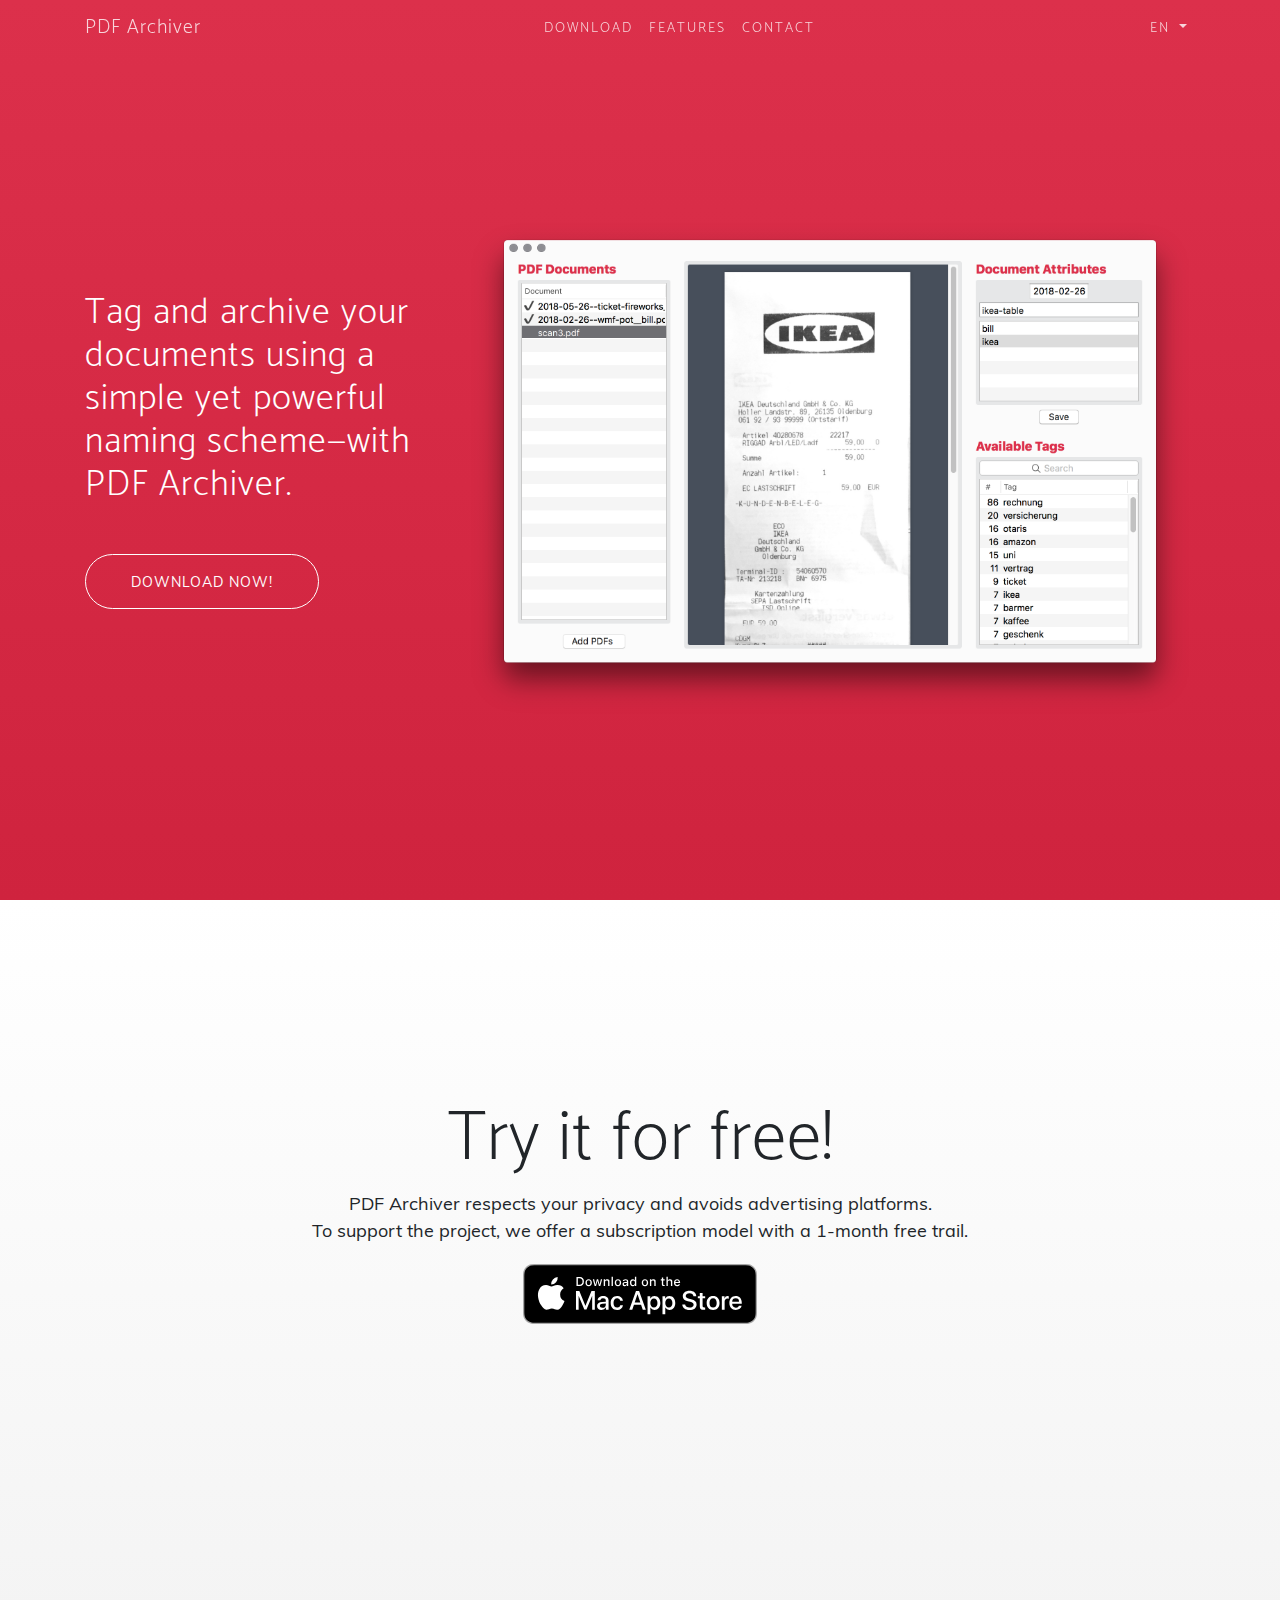
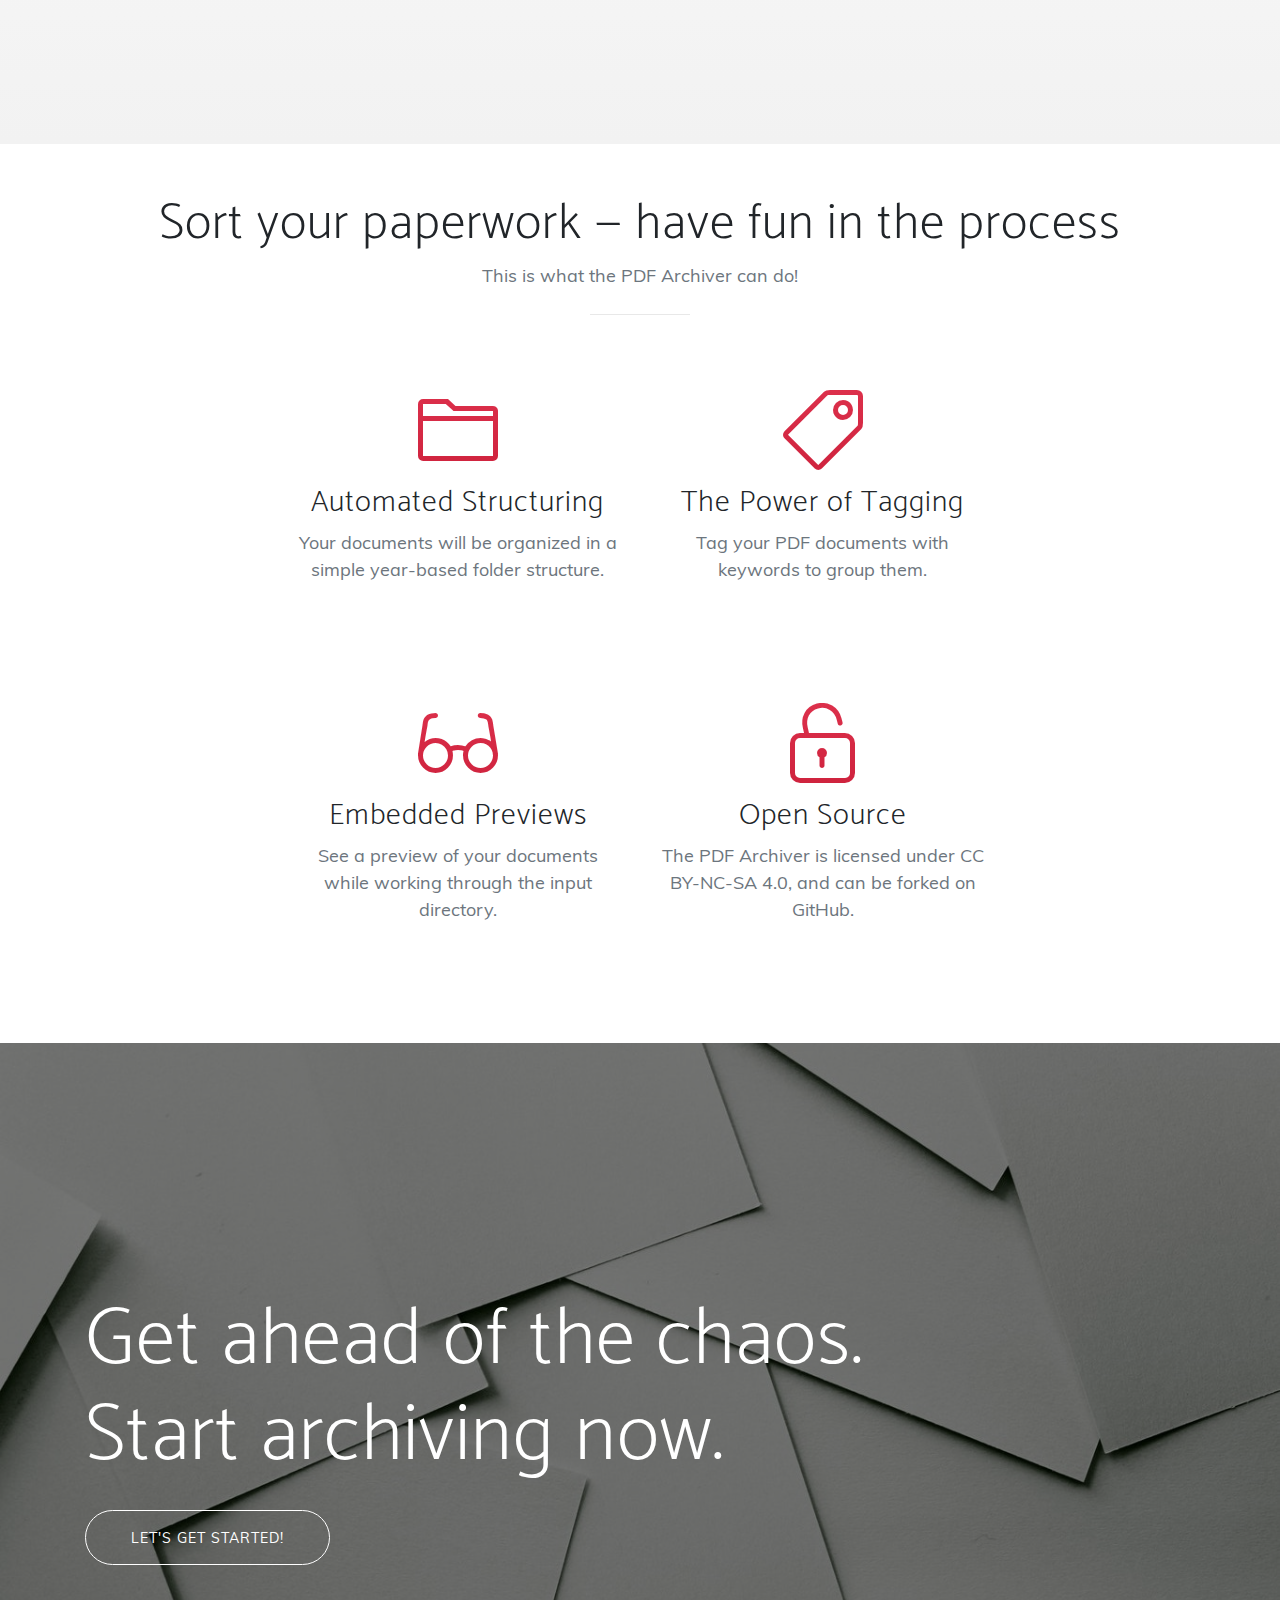
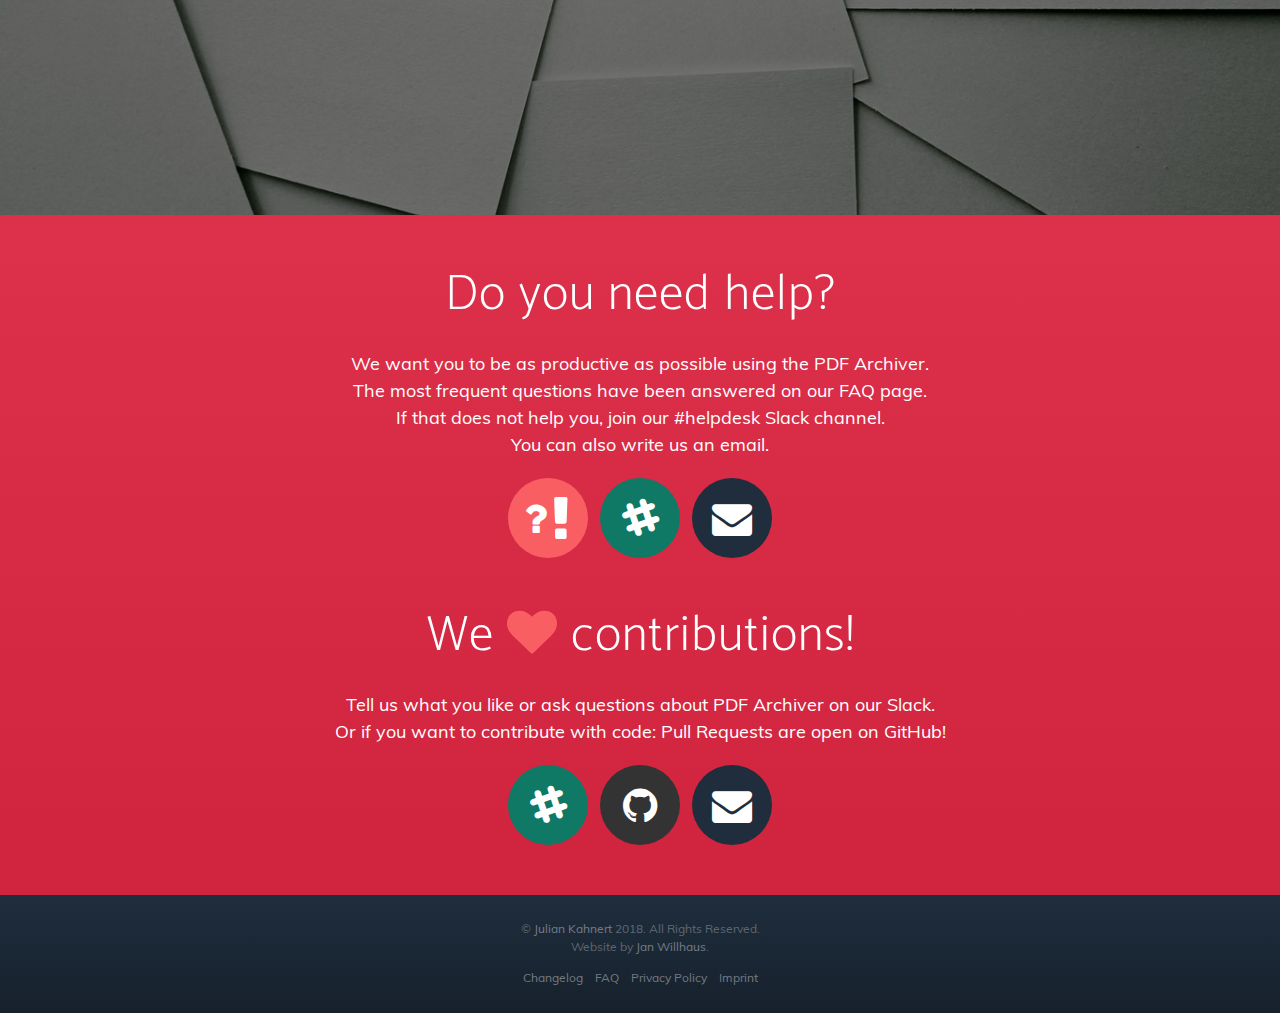
<file: index.html>
<!DOCTYPE html>
<html lang="en"><head>

<meta charset="utf-8">
<meta name="viewport" content="width=device-width, initial-scale=1, shrink-to-fit=no">

<link rel="apple-touch-icon" sizes="180x180" href="/assets/img/favicon/apple-touch-icon.png">
<link rel="icon" type="image/png" sizes="32x32" href="/assets/img/favicon/favicon-32x32.png">
<link rel="icon" type="image/png" sizes="16x16" href="/assets/img/favicon/favicon-16x16.png">
<link rel="manifest" href="/assets/img/favicon/site.webmanifest">
<link rel="mask-icon" href="/assets/img/favicon/safari-pinned-tab.svg" color="#d9334e">
<link rel="shortcut icon" href="/assets/img/favicon/favicon.ico">
<meta name="msapplication-TileColor" content="#d9334e">
<meta name="theme-color" content="#ffffff">



<title>PDF Archiver</title>

<link rel="stylesheet" href="/assets/main.css">

<!-- Add SEO tags -->
<!-- Begin Jekyll SEO tag v2.4.0 -->
<title>PDF Archiver | Tag and archive your scanned documents using a simple yet powerful naming scheme—with PDF Archiver.</title>
<meta name="generator" content="Jekyll v3.7.3" />
<meta property="og:title" content="PDF Archiver" />
<meta name="author" content="Julian Kahnert" />
<meta property="og:locale" content="en" />
<meta name="description" content="Tag and archive your scanned documents using a simple yet powerful naming scheme—with PDF Archiver." />
<meta property="og:description" content="Tag and archive your scanned documents using a simple yet powerful naming scheme—with PDF Archiver." />
<link rel="canonical" href="pdf-archiver.io/" />
<meta property="og:url" content="pdf-archiver.io/" />
<meta property="og:site_name" content="PDF Archiver" />
<script type="application/ld+json">
{"name":"PDF Archiver","description":"Tag and archive your scanned documents using a simple yet powerful naming scheme—with PDF Archiver.","author":{"@type":"Person","name":"Julian Kahnert"},"@type":"WebSite","url":"pdf-archiver.io/","headline":"PDF Archiver","@context":"http://schema.org"}</script>
<!-- End Jekyll SEO tag -->

<meta property="og:image" content="/assets/img/opengraph-preview.png" />

</head><body id="page-top"><!-- Navigation -->
<nav class="navbar navbar-expand-lg navbar-light fixed-top" id="mainNav">
  <div class="container">
    <a class="navbar-brand js-scroll-trigger" href="/#page-top">PDF Archiver</a>
    <button class="navbar-toggler navbar-toggler-right" type="button" data-toggle="collapse" data-target="#navbarResponsive" aria-controls="navbarResponsive" aria-expanded="false" aria-label="Toggle navigation">
      Menu
      <i class="fa fa-bars"></i>
    </button>
    <div class="collapse navbar-collapse" id="navbarResponsive">
      <ul class="navbar-nav ml-auto">
        <li class="nav-item">
          <a class="nav-link js-scroll-trigger" href="/#download">Download</a>
        </li>
        <li class="nav-item">
          <a class="nav-link js-scroll-trigger" href="/#features">Features</a>
        </li>
        <li class="nav-item">
          <a class="nav-link js-scroll-trigger" href="/#contact">Contact</a>
        </li>
      </ul>
      <ul class="navbar-nav ml-auto">
        <li class="nav-item dropdown">
          <a class="nav-link dropdown-toggle" href="#" id="navbarLanguageDropdownLink" data-toggle="dropdown" aria-haspopup="true" aria-expanded="false">
            en
          </a>
          <div class="dropdown-menu dropdown-menu-right" aria-labelledby="navbarLanguageDropdownLink">
            
              
              <a class="dropdown-item" href="de/" >Deutsch</a>
            
            
              <a class="dropdown-item disabled" href="#" >English</a>
            
          </div>
        </li>
    </div>
  </div>
</nav>
<header class="masthead">
  <div class="container h-100">
    <div class="row h-100">
      <div class="col-lg-4 my-auto">
        <div class="header-content mx-auto">
          <h1 class="mb-5">Tag and archive your documents using a simple yet powerful naming scheme—with PDF Archiver.</h1>
          <a href="#download" class="btn btn-outline btn-xl js-scroll-trigger">Download Now!</a>
        </div>
      </div>
      <div class="col-lg-8 my-auto">
        <img src="/assets/img/demo-screen-en.png" class="img-fluid crop-img" alt="">
      </div>
    </div>
  </div>
</header>

<section class="download text-center" id="download">
  <div class="container">
    <div class="row">
      <div class="col-md-8 mx-auto">
        <h2 class="section-heading mt-5">Try it for free!</h2>
        <p>PDF Archiver respects your privacy and avoids advertising platforms. <br />To support the project, we offer a subscription model with a 1-month free trail.</p>
        <div class="badges">
          <a class="badge-link" href="https://itunes.apple.com/app/pdf-archiver/id1352719750"><img src="/assets/img/mac-app-store-badge-en.svg" alt=""></a>
        </div>
      </div>
    </div>
  </div>
</section>

<section class="features" id="features">
  <div class="container">
    <div class="section-heading text-center">
      <h2>Sort your paperwork — have fun in the process</h2>
      <p class="text-muted">This is what the PDF Archiver can do!</p>
      <hr>
    </div>
    <div class="row">
      <div class="col-md-12 col-lg-8 offset-lg-2 my-auto">
        <div class="container-fluid">
          <div class="row">
            <div class="col-md-6">
              <div class="feature-item">
                <i class="icon-folder-alt text-primary"></i>
                <h3>Automated Structuring</h3>
                <p class="text-muted">Your documents will be organized in a simple year-based folder structure.</p>
              </div>
            </div>
            <div class="col-md-6">
              <div class="feature-item">
                <i class="icon-tag text-primary"></i>
                <h3>The Power of Tagging</h3>
                <p class="text-muted">Tag your PDF documents with keywords to group them.</p>
              </div>
            </div>
          </div>
          <div class="row">
            <div class="col-md-6">
              <div class="feature-item">
                <i class="icon-eyeglass text-primary"></i>
                <h3>Embedded Previews</h3>
                <p class="text-muted">See a preview of your documents while working through the input directory.</p>
              </div>
            </div>
            <div class="col-md-6">
              <div class="feature-item">
                <i class="icon-lock-open text-primary"></i>
                <h3>Open Source</h3>
                <p class="text-muted">The PDF Archiver is licensed under CC BY-NC-SA 4.0, and can be forked on GitHub.</p>
              </div>
            </div>
          </div>
        </div>
      </div>
    </div>
  </div>
</section>

<section class="cta">
  <div class="cta-content">
    <div class="container">
      <h2>Get ahead of the chaos.<br>Start archiving now.</h2>
      <a href="#contact" class="btn btn-outline btn-xl js-scroll-trigger">Let's Get Started!</a>
    </div>
  </div>
  <div class="overlay"></div>
</section>

<section class="contact bg-primary" id="contact">
  <div class="container">
    <div class="row">
      <div class="col mb-5">
        <h2>Do you need help?</h2>
        <p>We want you to be as productive as possible using the PDF Archiver. <br />The most frequent questions have been answered on our FAQ page. <br />If that does not help you, join our #helpdesk Slack channel. <br />You can also write us an email.</p>
        <ul class="list-inline list-social">
          <li class="list-inline-item social-faq">
            <a href="https://github.com/PDF-Archiver/PDF-Archiver/wiki/FAQs">
              <span class="pull-together">
                <i class="fa fa-question"></i>
                <i class="fa fa-exclamation fa-lg"></i>
              </span>
            </a>
          </li>
          <li class="list-inline-item social-slack">
            <a href="https://slackin-pdf-archiver.herokuapp.com">
              <i class="fa fa-slack"></i>
            </a>
          </li>
          <li class="list-inline-item social-email">
            <a href="mailto:%73%75%70%70%6F%72%74@%70%64%66-%61%72%63%68%69%76%65%72.%6D%61%69%6C%63%6C%61%72%6B.%61%69">
              <i class="fa fa-envelope"></i>
            </a>
          </li>
        </ul>
      </div>
    </div>
    <div class="row">
      <div class="col">
        <h2>We <i class="fa fa-heart"></i> contributions!</h2>
        <p>Tell us what you like or ask questions about PDF Archiver on our Slack. <br />Or if you want to contribute with code: Pull Requests are open on GitHub!</p>
        <ul class="list-inline list-social">
          <li class="list-inline-item social-slack">
            <a href="https://slackin-pdf-archiver.herokuapp.com">
              <i class="fa fa-slack"></i>
            </a>
          </li>
          <li class="list-inline-item social-github">
            <a href="https://github.com/PDF-Archiver/PDF-Archiver">
              <i class="fa fa-github"></i>
            </a>
          </li>
          <li class="list-inline-item social-email">
            <a href="mailto:%66%65%61%74%75%72%65-%72%65%71%75%65%73%74@%70%64%66-%61%72%63%68%69%76%65%72.%6D%61%69%6C%63%6C%61%72%6B.%61%69">
              <i class="fa fa-envelope"></i>
            </a>
          </li>
        </ul>
      </div>
    </div>
  </div>
</section><footer>
  <div class="container">
    <p>&copy; <a href="https://juliankahnert.de">Julian Kahnert</a> 2018. All Rights Reserved.</p>
    <p>Website by <a href="https://janwillhaus.de">Jan Willhaus</a>.</p>
    <ul class="list-inline">
      <li class="list-inline-item">
        <a href="/changelog">
          Changelog</a>
      </li>
      <li class="list-inline-item">
        <a href="/faq">
          FAQ</a>
      </li>
      <li class="list-inline-item">
        <a href="/privacy">
          Privacy Policy</a>
      </li>
      <li class="list-inline-item">
        <a href="/imprint">
          Imprint</a>
      </li>
    </ul>
  </div>
</footer>

<!-- Bootstrap core JavaScript -->
<script src="/assets/js/jquery.min.js "
  integrity="sha256-FgpCb/KJQlLNfOu91ta32o/NMZxltwRo8QtmkMRdAu8="></script>

<script src="/assets/js/popper.min.js "
  integrity="sha384-cs/chFZiN24E4KMATLdqdvsezGxaGsi4hLGOzlXwp5UZB1LY//20VyM2taTB4QvJ"></script>

<script src="/assets/js/bootstrap.min.js "
  integrity="sha384-uefMccjFJAIv6A+rW+L4AHf99KvxDjWSu1z9VI8SKNVmz4sk7buKt/6v9KI65qnm"></script>

<!-- Plugin JavaScript -->
<script src="/assets/js/jquery.easing.min.js "
        integrity="sha256-H3cjtrm/ztDeuhCN9I4yh4iN2Ybx/y1RM7rMmAesA0k="></script>

<!-- Custom scripts for this template -->
<script src="/assets/js/main.js "></script>

</body>

</html>
</file>
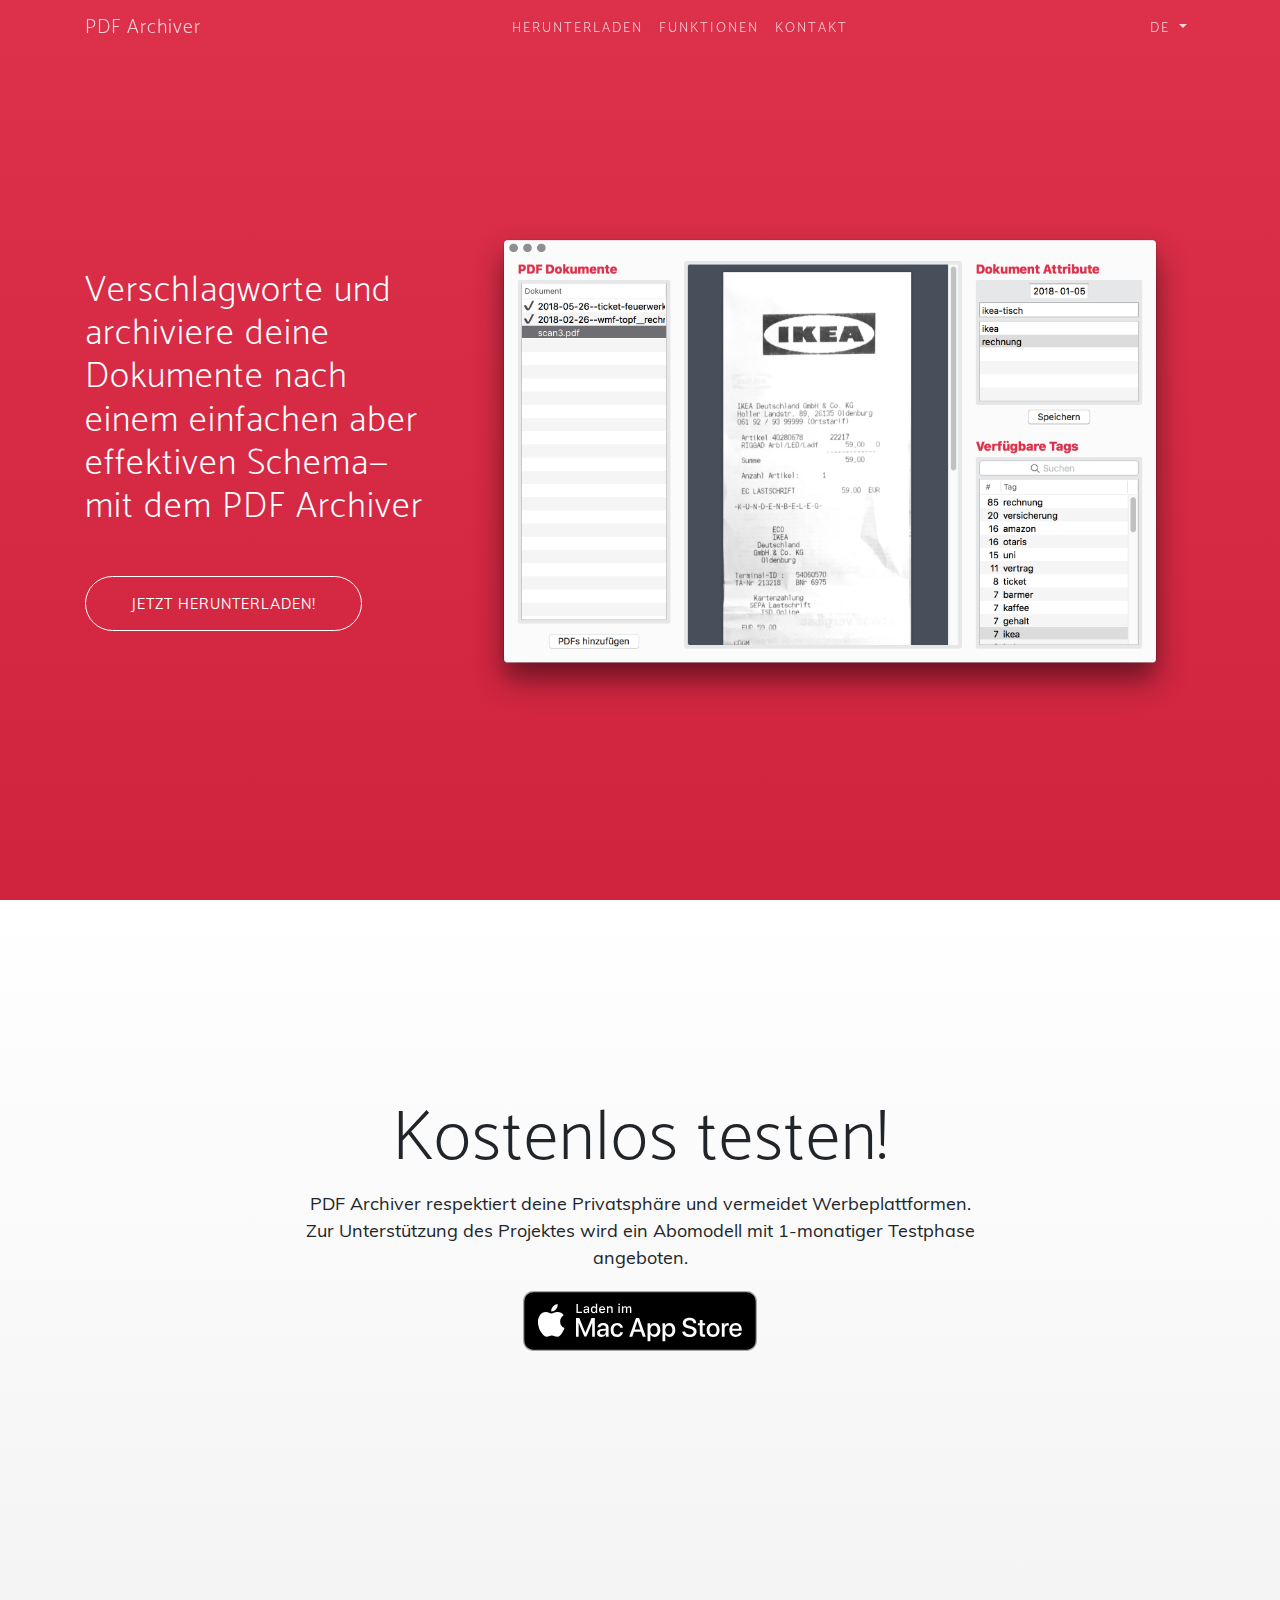
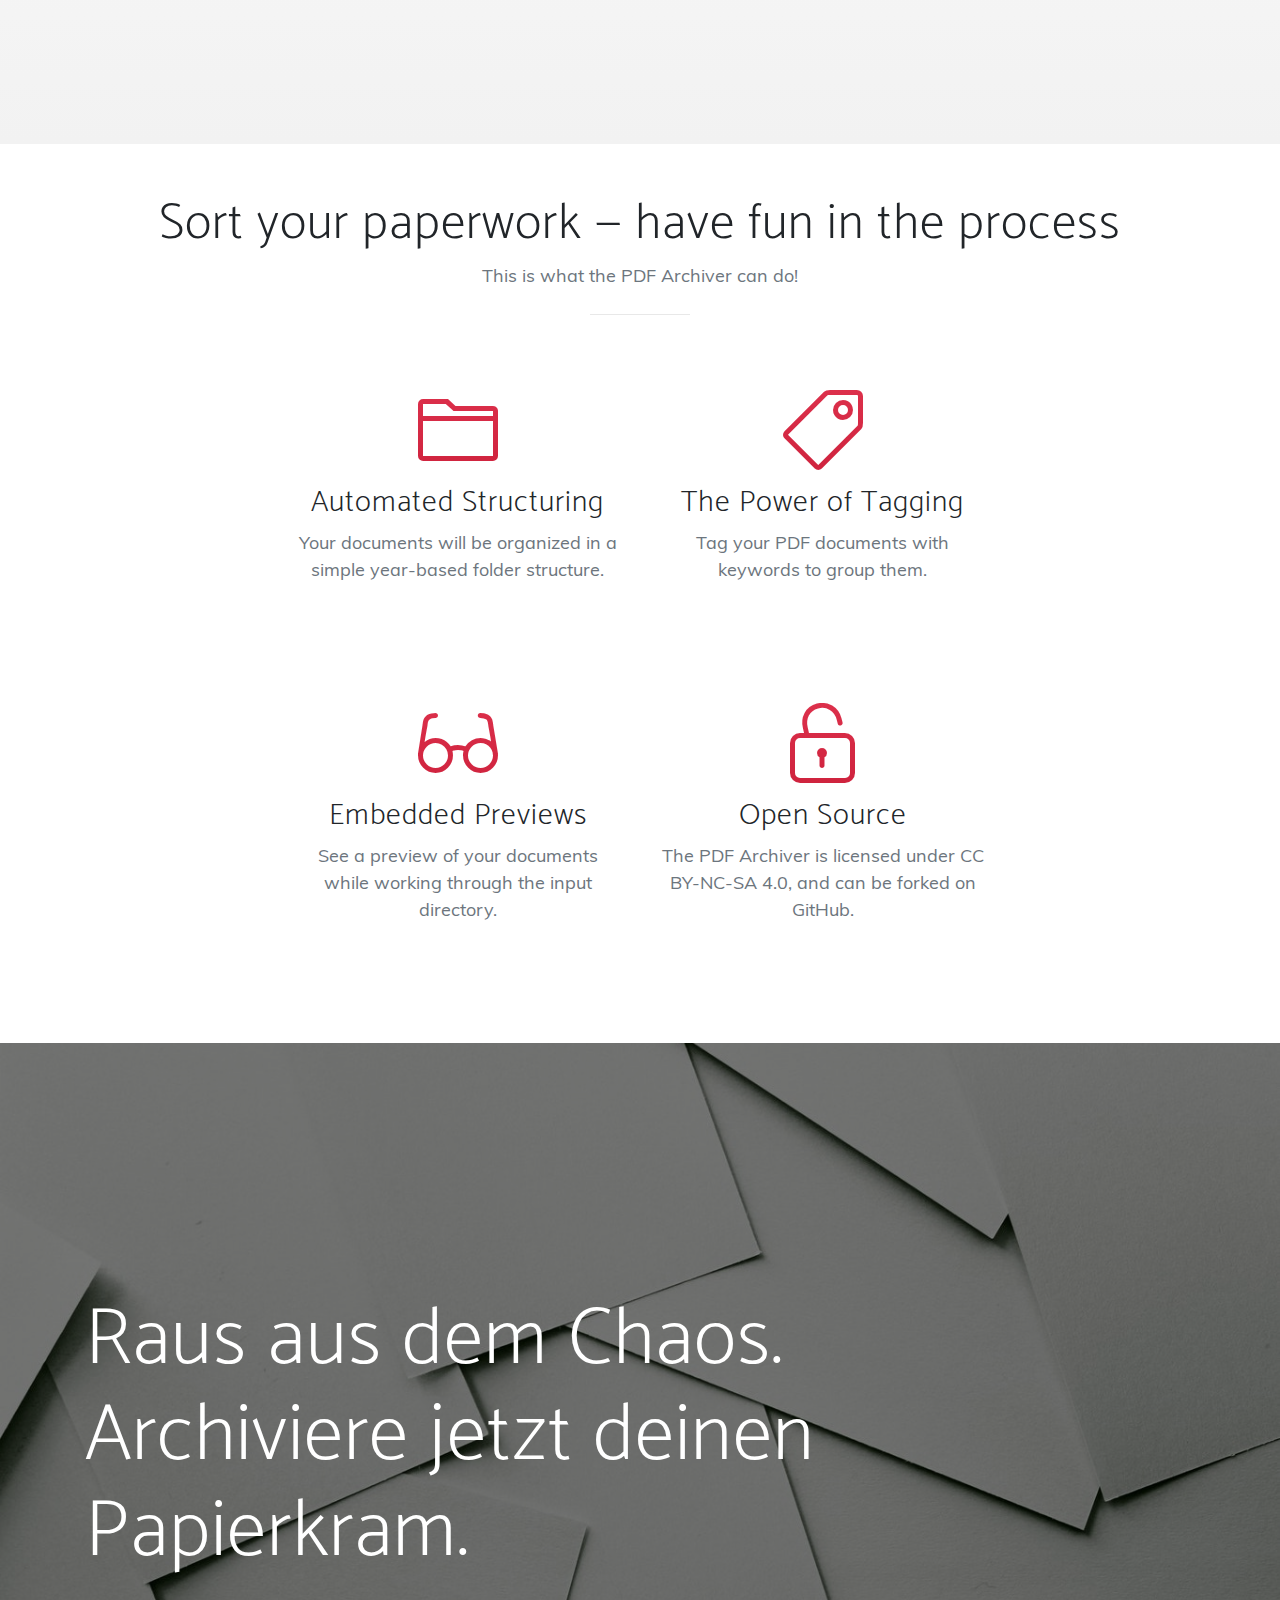
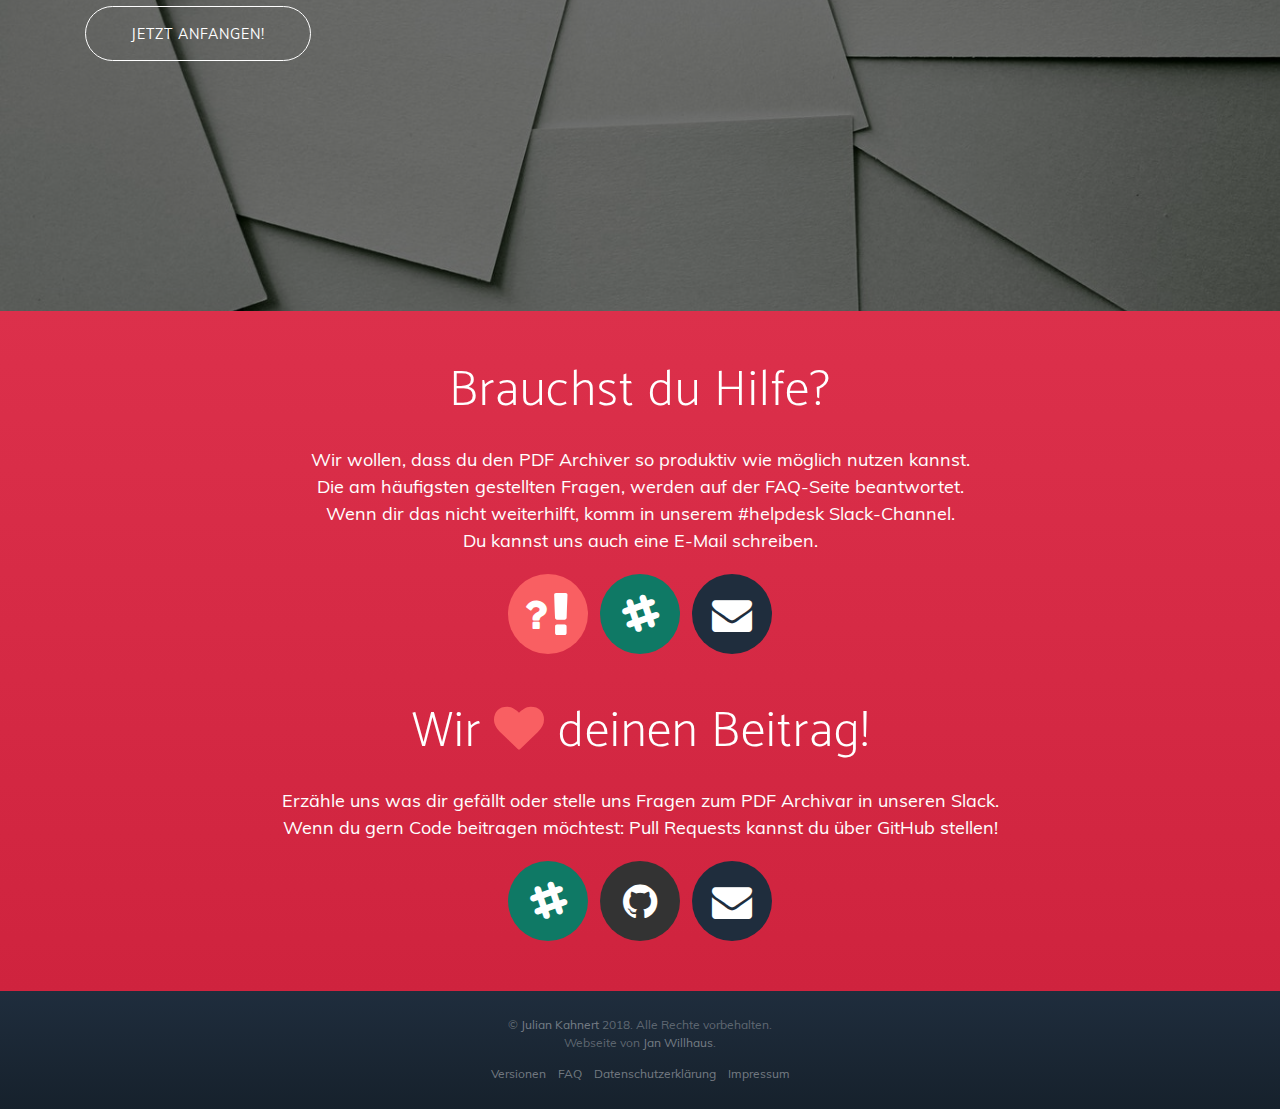
<file: de/index.html>
<!DOCTYPE html>
<html lang="de"><head>

<meta charset="utf-8">
<meta name="viewport" content="width=device-width, initial-scale=1, shrink-to-fit=no">

<link rel="apple-touch-icon" sizes="180x180" href="/assets/img/favicon/apple-touch-icon.png">
<link rel="icon" type="image/png" sizes="32x32" href="/assets/img/favicon/favicon-32x32.png">
<link rel="icon" type="image/png" sizes="16x16" href="/assets/img/favicon/favicon-16x16.png">
<link rel="manifest" href="/assets/img/favicon/site.webmanifest">
<link rel="mask-icon" href="/assets/img/favicon/safari-pinned-tab.svg" color="#d9334e">
<link rel="shortcut icon" href="/assets/img/favicon/favicon.ico">
<meta name="msapplication-TileColor" content="#d9334e">
<meta name="theme-color" content="#ffffff">



<title>PDF Archiver</title>

<link rel="stylesheet" href="/assets/main.css">

<!-- Add SEO tags -->
<!-- Begin Jekyll SEO tag v2.4.0 -->
<title>PDF Archiver | Tag and archive your scanned documents using a simple yet powerful naming scheme—with PDF Archiver.</title>
<meta name="generator" content="Jekyll v3.7.3" />
<meta property="og:title" content="PDF Archiver" />
<meta name="author" content="Julian Kahnert" />
<meta property="og:locale" content="de" />
<meta name="description" content="Tag and archive your scanned documents using a simple yet powerful naming scheme—with PDF Archiver." />
<meta property="og:description" content="Tag and archive your scanned documents using a simple yet powerful naming scheme—with PDF Archiver." />
<link rel="canonical" href="pdf-archiver.io/de/" />
<meta property="og:url" content="pdf-archiver.io/de/" />
<meta property="og:site_name" content="PDF Archiver" />
<script type="application/ld+json">
{"name":"PDF Archiver","description":"Tag and archive your scanned documents using a simple yet powerful naming scheme—with PDF Archiver.","author":{"@type":"Person","name":"Julian Kahnert"},"@type":"WebSite","url":"pdf-archiver.io/de/","headline":"PDF Archiver","@context":"http://schema.org"}</script>
<!-- End Jekyll SEO tag -->

<meta property="og:image" content="/assets/img/opengraph-preview.png" />

</head><body id="page-top"><!-- Navigation -->
<nav class="navbar navbar-expand-lg navbar-light fixed-top" id="mainNav">
  <div class="container">
    <a class="navbar-brand js-scroll-trigger" href="/de/#page-top">PDF Archiver</a>
    <button class="navbar-toggler navbar-toggler-right" type="button" data-toggle="collapse" data-target="#navbarResponsive" aria-controls="navbarResponsive" aria-expanded="false" aria-label="Toggle navigation">
      Menü
      <i class="fa fa-bars"></i>
    </button>
    <div class="collapse navbar-collapse" id="navbarResponsive">
      <ul class="navbar-nav ml-auto">
        <li class="nav-item">
          <a class="nav-link js-scroll-trigger" href="/de/#download">Herunterladen</a>
        </li>
        <li class="nav-item">
          <a class="nav-link js-scroll-trigger" href="/de/#features">Funktionen</a>
        </li>
        <li class="nav-item">
          <a class="nav-link js-scroll-trigger" href="/de/#contact">Kontakt</a>
        </li>
      </ul>
      <ul class="navbar-nav ml-auto">
        <li class="nav-item dropdown">
          <a class="nav-link dropdown-toggle" href="#" id="navbarLanguageDropdownLink" data-toggle="dropdown" aria-haspopup="true" aria-expanded="false">
            de
          </a>
          <div class="dropdown-menu dropdown-menu-right" aria-labelledby="navbarLanguageDropdownLink">
            
              <a class="dropdown-item disabled" href="#" >Deutsch</a>
            
            
              
              <a class="dropdown-item" href="/" >English</a>
            
          </div>
        </li>
    </div>
  </div>
</nav>
<header class="masthead">
  <div class="container h-100">
    <div class="row h-100">
      <div class="col-lg-4 my-auto">
        <div class="header-content mx-auto">
          <h1 class="mb-5">Verschlagworte und archiviere deine Dokumente nach einem einfachen aber effektiven Schema—mit dem PDF Archiver</h1>
          <a href="#download" class="btn btn-outline btn-xl js-scroll-trigger">Jetzt herunterladen!</a>
        </div>
      </div>
      <div class="col-lg-8 my-auto">
        <img src="/assets/img/demo-screen-de.png" class="img-fluid crop-img" alt="">
      </div>
    </div>
  </div>
</header>

<section class="download text-center" id="download">
  <div class="container">
    <div class="row">
      <div class="col-md-8 mx-auto">
        <h2 class="section-heading mt-5">Kostenlos testen!</h2>
        <p>PDF Archiver respektiert deine Privatsphäre und vermeidet Werbeplattformen. <br />Zur Unterstützung des Projektes wird ein Abomodell mit 1-monatiger Testphase angeboten.</p>
        <div class="badges">
          <a class="badge-link" href="https://itunes.apple.com/de/app/pdf-archiver/id1352719750"><img src="/assets/img/mac-app-store-badge-de.svg" alt=""></a>
        </div>
      </div>
    </div>
  </div>
</section>

<section class="features" id="features">
  <div class="container">
    <div class="section-heading text-center">
      <h2>Sort your paperwork — have fun in the process</h2>
      <p class="text-muted">This is what the PDF Archiver can do!</p>
      <hr>
    </div>
    <div class="row">
      <div class="col-md-12 col-lg-8 offset-lg-2 my-auto">
        <div class="container-fluid">
          <div class="row">
            <div class="col-md-6">
              <div class="feature-item">
                <i class="icon-folder-alt text-primary"></i>
                <h3>Automated Structuring</h3>
                <p class="text-muted">Your documents will be organized in a simple year-based folder structure.</p>
              </div>
            </div>
            <div class="col-md-6">
              <div class="feature-item">
                <i class="icon-tag text-primary"></i>
                <h3>The Power of Tagging</h3>
                <p class="text-muted">Tag your PDF documents with keywords to group them.</p>
              </div>
            </div>
          </div>
          <div class="row">
            <div class="col-md-6">
              <div class="feature-item">
                <i class="icon-eyeglass text-primary"></i>
                <h3>Embedded Previews</h3>
                <p class="text-muted">See a preview of your documents while working through the input directory.</p>
              </div>
            </div>
            <div class="col-md-6">
              <div class="feature-item">
                <i class="icon-lock-open text-primary"></i>
                <h3>Open Source</h3>
                <p class="text-muted">The PDF Archiver is licensed under CC BY-NC-SA 4.0, and can be forked on GitHub.</p>
              </div>
            </div>
          </div>
        </div>
      </div>
    </div>
  </div>
</section>

<section class="cta">
  <div class="cta-content">
    <div class="container">
      <h2>Raus aus dem Chaos.<br>Archiviere jetzt deinen Papierkram.</h2>
      <a href="#contact" class="btn btn-outline btn-xl js-scroll-trigger">Jetzt anfangen!</a>
    </div>
  </div>
  <div class="overlay"></div>
</section>

<section class="contact bg-primary" id="contact">
  <div class="container">
    <div class="row">
      <div class="col mb-5">
        <h2>Brauchst du Hilfe?</h2>
        <p>Wir wollen, dass du den PDF Archiver so produktiv wie möglich nutzen kannst. <br />Die am häufigsten gestellten Fragen, werden auf der FAQ-Seite beantwortet. <br />Wenn dir das nicht weiterhilft, komm in unserem #helpdesk Slack-Channel. <br />Du kannst uns auch eine E-Mail schreiben.</p>
        <ul class="list-inline list-social">
          <li class="list-inline-item social-faq">
            <a href="https://github.com/PDF-Archiver/PDF-Archiver/wiki/FAQs">
              <span class="pull-together">
                <i class="fa fa-question"></i>
                <i class="fa fa-exclamation fa-lg"></i>
              </span>
            </a>
          </li>
          <li class="list-inline-item social-slack">
            <a href="https://slackin-pdf-archiver.herokuapp.com">
              <i class="fa fa-slack"></i>
            </a>
          </li>
          <li class="list-inline-item social-email">
            <a href="mailto:%73%75%70%70%6F%72%74@%70%64%66-%61%72%63%68%69%76%65%72.%6D%61%69%6C%63%6C%61%72%6B.%61%69">
              <i class="fa fa-envelope"></i>
            </a>
          </li>
        </ul>
      </div>
    </div>
    <div class="row">
      <div class="col">
        <h2>Wir <i class="fa fa-heart"></i> deinen Beitrag!</h2>
        <p>Erzähle uns was dir gefällt oder stelle uns Fragen zum PDF Archivar in unseren Slack. <br />Wenn du gern Code beitragen möchtest: Pull Requests kannst du über GitHub stellen!</p>
        <ul class="list-inline list-social">
          <li class="list-inline-item social-slack">
            <a href="https://slackin-pdf-archiver.herokuapp.com">
              <i class="fa fa-slack"></i>
            </a>
          </li>
          <li class="list-inline-item social-github">
            <a href="https://github.com/PDF-Archiver/PDF-Archiver">
              <i class="fa fa-github"></i>
            </a>
          </li>
          <li class="list-inline-item social-email">
            <a href="mailto:%66%65%61%74%75%72%65-%72%65%71%75%65%73%74@%70%64%66-%61%72%63%68%69%76%65%72.%6D%61%69%6C%63%6C%61%72%6B.%61%69">
              <i class="fa fa-envelope"></i>
            </a>
          </li>
        </ul>
      </div>
    </div>
  </div>
</section><footer>
  <div class="container">
    <p>&copy; <a href="https://juliankahnert.de">Julian Kahnert</a> 2018. Alle Rechte vorbehalten.</p>
    <p>Webseite von <a href="https://janw.xyz">Jan Willhaus</a>.</p>
    <ul class="list-inline">
      <li class="list-inline-item">
        <a href="/de/changelog">
          Versionen</a>
      </li>
      <li class="list-inline-item">
        <a href="/de/faq">
          FAQ</a>
      </li>
      <li class="list-inline-item">
        <a href="/de/privacy/">
          Datenschutzerklärung</a>
      </li>
      <li class="list-inline-item">
        <a href="/de/imprint/">
          Impressum</a>
      </li>
    </ul>
  </div>
</footer>

<!-- Bootstrap core JavaScript -->
<script src="/assets/js/jquery.min.js "
  integrity="sha256-FgpCb/KJQlLNfOu91ta32o/NMZxltwRo8QtmkMRdAu8="></script>

<script src="/assets/js/popper.min.js "
  integrity="sha384-cs/chFZiN24E4KMATLdqdvsezGxaGsi4hLGOzlXwp5UZB1LY//20VyM2taTB4QvJ"></script>

<script src="/assets/js/bootstrap.min.js "
  integrity="sha384-uefMccjFJAIv6A+rW+L4AHf99KvxDjWSu1z9VI8SKNVmz4sk7buKt/6v9KI65qnm"></script>

<!-- Plugin JavaScript -->
<script src="/assets/js/jquery.easing.min.js "
        integrity="sha256-H3cjtrm/ztDeuhCN9I4yh4iN2Ybx/y1RM7rMmAesA0k="></script>

<!-- Custom scripts for this template -->
<script src="/assets/js/main.js "></script>

</body>

</html>
</file>
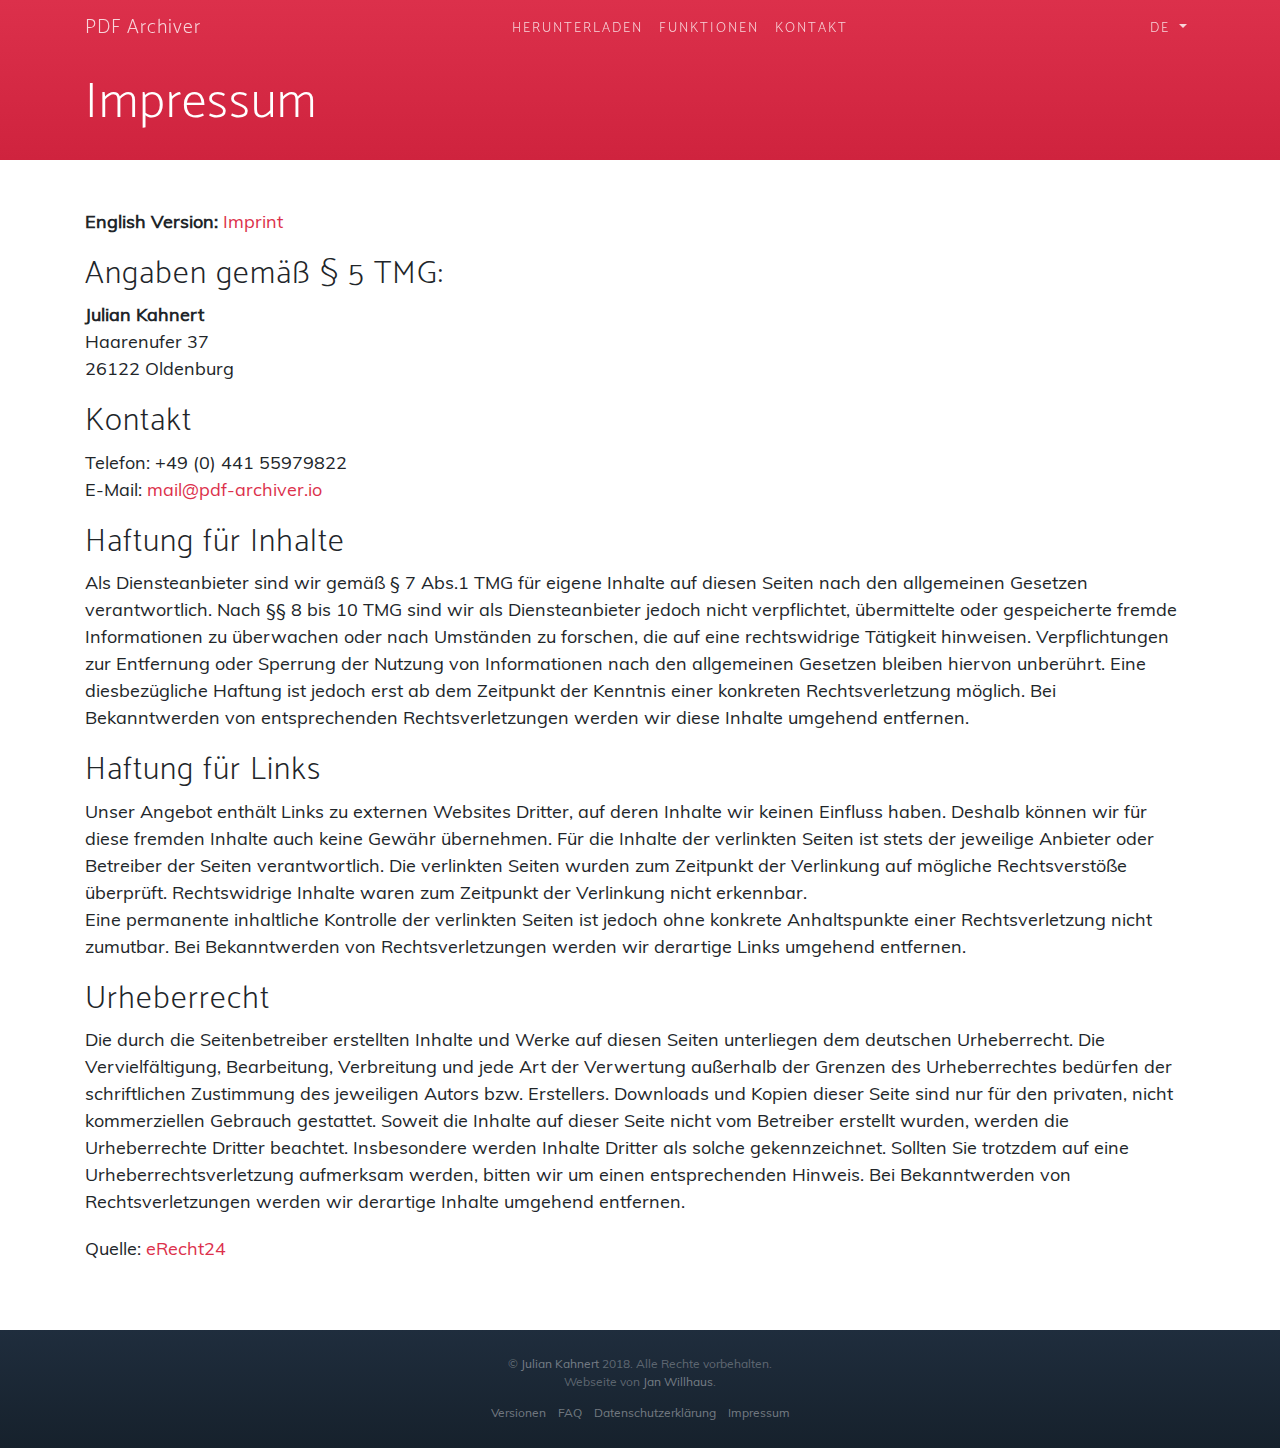
<file: de/imprint/index.html>
<!DOCTYPE html>
<html lang="de"><head>

<meta charset="utf-8">
<meta name="viewport" content="width=device-width, initial-scale=1, shrink-to-fit=no">

<link rel="apple-touch-icon" sizes="180x180" href="/assets/img/favicon/apple-touch-icon.png">
<link rel="icon" type="image/png" sizes="32x32" href="/assets/img/favicon/favicon-32x32.png">
<link rel="icon" type="image/png" sizes="16x16" href="/assets/img/favicon/favicon-16x16.png">
<link rel="manifest" href="/assets/img/favicon/site.webmanifest">
<link rel="mask-icon" href="/assets/img/favicon/safari-pinned-tab.svg" color="#d9334e">
<link rel="shortcut icon" href="/assets/img/favicon/favicon.ico">
<meta name="msapplication-TileColor" content="#d9334e">
<meta name="theme-color" content="#ffffff">



<title>PDF Archiver</title>

<link rel="stylesheet" href="/assets/main.css">

<!-- Add SEO tags -->
<!-- Begin Jekyll SEO tag v2.4.0 -->
<title>pages.imprint | PDF Archiver</title>
<meta name="generator" content="Jekyll v3.7.3" />
<meta property="og:title" content="pages.imprint" />
<meta name="author" content="Julian Kahnert" />
<meta property="og:locale" content="de" />
<meta name="description" content="Tag and archive your scanned documents using a simple yet powerful naming scheme—with PDF Archiver." />
<meta property="og:description" content="Tag and archive your scanned documents using a simple yet powerful naming scheme—with PDF Archiver." />
<link rel="canonical" href="pdf-archiver.io/de/imprint/" />
<meta property="og:url" content="pdf-archiver.io/de/imprint/" />
<meta property="og:site_name" content="PDF Archiver" />
<script type="application/ld+json">
{"description":"Tag and archive your scanned documents using a simple yet powerful naming scheme—with PDF Archiver.","author":{"@type":"Person","name":"Julian Kahnert"},"@type":"WebPage","url":"pdf-archiver.io/de/imprint/","headline":"pages.imprint","@context":"http://schema.org"}</script>
<!-- End Jekyll SEO tag -->

<meta property="og:image" content="/assets/img/opengraph-preview.png" />

</head><body id="page-top"><!-- Navigation -->
<nav class="navbar navbar-expand-lg navbar-light fixed-top" id="mainNav">
  <div class="container">
    <a class="navbar-brand js-scroll-trigger" href="/de/#page-top">PDF Archiver</a>
    <button class="navbar-toggler navbar-toggler-right" type="button" data-toggle="collapse" data-target="#navbarResponsive" aria-controls="navbarResponsive" aria-expanded="false" aria-label="Toggle navigation">
      Menü
      <i class="fa fa-bars"></i>
    </button>
    <div class="collapse navbar-collapse" id="navbarResponsive">
      <ul class="navbar-nav ml-auto">
        <li class="nav-item">
          <a class="nav-link js-scroll-trigger" href="/de/#download">Herunterladen</a>
        </li>
        <li class="nav-item">
          <a class="nav-link js-scroll-trigger" href="/de/#features">Funktionen</a>
        </li>
        <li class="nav-item">
          <a class="nav-link js-scroll-trigger" href="/de/#contact">Kontakt</a>
        </li>
      </ul>
      <ul class="navbar-nav ml-auto">
        <li class="nav-item dropdown">
          <a class="nav-link dropdown-toggle" href="#" id="navbarLanguageDropdownLink" data-toggle="dropdown" aria-haspopup="true" aria-expanded="false">
            de
          </a>
          <div class="dropdown-menu dropdown-menu-right" aria-labelledby="navbarLanguageDropdownLink">
            
              <a class="dropdown-item disabled" href="#" >Deutsch</a>
            
            
              
              <a class="dropdown-item" href="/imprint/" >English</a>
            
          </div>
        </li>
    </div>
  </div>
</nav>
<header class="pagehead">
  <div class="container">
      <div class="mt-2 mb-3">
        <div class="header-content mx-auto">
          <h1 class="">Impressum</h1>
        </div>
      </div>
  </div>
</header>

<article class="page py-5" id="page">
  <div class="container">
    <div class="page-content">
      <p><strong>English Version:</strong> <a href="/imprint">Imprint</a></p>

<h2 id="angaben-gemäß--5-tmg">Angaben gemäß § 5 TMG:</h2>
<p><strong>Julian Kahnert</strong><br />
Haarenufer 37<br />
26122 Oldenburg</p>

<h2 id="kontakt">Kontakt</h2>
<p>Telefon: +49 (0) 441 55979822<br />
E-Mail: <a href="mailto:mail@pdf-archiver.io">mail@pdf-archiver.io</a></p>

<h2 id="haftung-für-inhalte">Haftung für Inhalte</h2>
<p>Als Diensteanbieter sind wir gemäß § 7 Abs.1 TMG für eigene Inhalte auf diesen Seiten nach den allgemeinen Gesetzen verantwortlich.
Nach §§ 8 bis 10 TMG sind wir als Diensteanbieter jedoch nicht verpflichtet, übermittelte oder gespeicherte fremde Informationen zu überwachen oder nach Umständen zu forschen, die auf eine rechtswidrige Tätigkeit hinweisen.
Verpflichtungen zur Entfernung oder Sperrung der Nutzung von Informationen nach den allgemeinen Gesetzen bleiben hiervon unberührt.
Eine diesbezügliche Haftung ist jedoch erst ab dem Zeitpunkt der Kenntnis einer konkreten Rechtsverletzung möglich.
Bei Bekanntwerden von entsprechenden Rechtsverletzungen werden wir diese Inhalte umgehend entfernen.</p>

<h2 id="haftung-für-links">Haftung für Links</h2>
<p>Unser Angebot enthält Links zu externen Websites Dritter, auf deren Inhalte wir keinen Einfluss haben.
Deshalb können wir für diese fremden Inhalte auch keine Gewähr übernehmen.
Für die Inhalte der verlinkten Seiten ist stets der jeweilige Anbieter oder Betreiber der Seiten verantwortlich.
Die verlinkten Seiten wurden zum Zeitpunkt der Verlinkung auf mögliche Rechtsverstöße überprüft.
Rechtswidrige Inhalte waren zum Zeitpunkt der Verlinkung nicht erkennbar.<br />
Eine permanente inhaltliche Kontrolle der verlinkten Seiten ist jedoch ohne konkrete Anhaltspunkte einer Rechtsverletzung nicht zumutbar.
Bei Bekanntwerden von Rechtsverletzungen werden wir derartige Links umgehend entfernen.</p>

<h2 id="urheberrecht">Urheberrecht</h2>
<p>Die durch die Seitenbetreiber erstellten Inhalte und Werke auf diesen Seiten unterliegen dem deutschen Urheberrecht. Die Vervielfältigung, Bearbeitung, Verbreitung und jede Art der Verwertung außerhalb der Grenzen des Urheberrechtes bedürfen der schriftlichen Zustimmung des jeweiligen Autors bzw. Erstellers.
Downloads und Kopien dieser Seite sind nur für den privaten, nicht kommerziellen Gebrauch gestattet.
Soweit die Inhalte auf dieser Seite nicht vom Betreiber erstellt wurden, werden die Urheberrechte Dritter beachtet.
Insbesondere werden Inhalte Dritter als solche gekennzeichnet.
Sollten Sie trotzdem auf eine Urheberrechtsverletzung aufmerksam werden, bitten wir um einen entsprechenden Hinweis.
Bei Bekanntwerden von Rechtsverletzungen werden wir derartige Inhalte umgehend entfernen.</p>

<p>Quelle: <a href="https://www.e-recht24.de">eRecht24</a></p>


    </div>
  </div>
</article>
<footer>
  <div class="container">
    <p>&copy; <a href="https://juliankahnert.de">Julian Kahnert</a> 2018. Alle Rechte vorbehalten.</p>
    <p>Webseite von <a href="https://janw.xyz">Jan Willhaus</a>.</p>
    <ul class="list-inline">
      <li class="list-inline-item">
        <a href="/de/changelog">
          Versionen</a>
      </li>
      <li class="list-inline-item">
        <a href="/de/faq">
          FAQ</a>
      </li>
      <li class="list-inline-item">
        <a href="/de/privacy/">
          Datenschutzerklärung</a>
      </li>
      <li class="list-inline-item">
        <a href="/de/imprint/">
          Impressum</a>
      </li>
    </ul>
  </div>
</footer>

<!-- Bootstrap core JavaScript -->
<script src="/assets/js/jquery.min.js "
  integrity="sha256-FgpCb/KJQlLNfOu91ta32o/NMZxltwRo8QtmkMRdAu8="></script>

<script src="/assets/js/popper.min.js "
  integrity="sha384-cs/chFZiN24E4KMATLdqdvsezGxaGsi4hLGOzlXwp5UZB1LY//20VyM2taTB4QvJ"></script>

<script src="/assets/js/bootstrap.min.js "
  integrity="sha384-uefMccjFJAIv6A+rW+L4AHf99KvxDjWSu1z9VI8SKNVmz4sk7buKt/6v9KI65qnm"></script>

<!-- Plugin JavaScript -->
<script src="/assets/js/jquery.easing.min.js "
        integrity="sha256-H3cjtrm/ztDeuhCN9I4yh4iN2Ybx/y1RM7rMmAesA0k="></script>

<!-- Custom scripts for this template -->
<script src="/assets/js/main.js "></script>

</body>

</html>
</file>
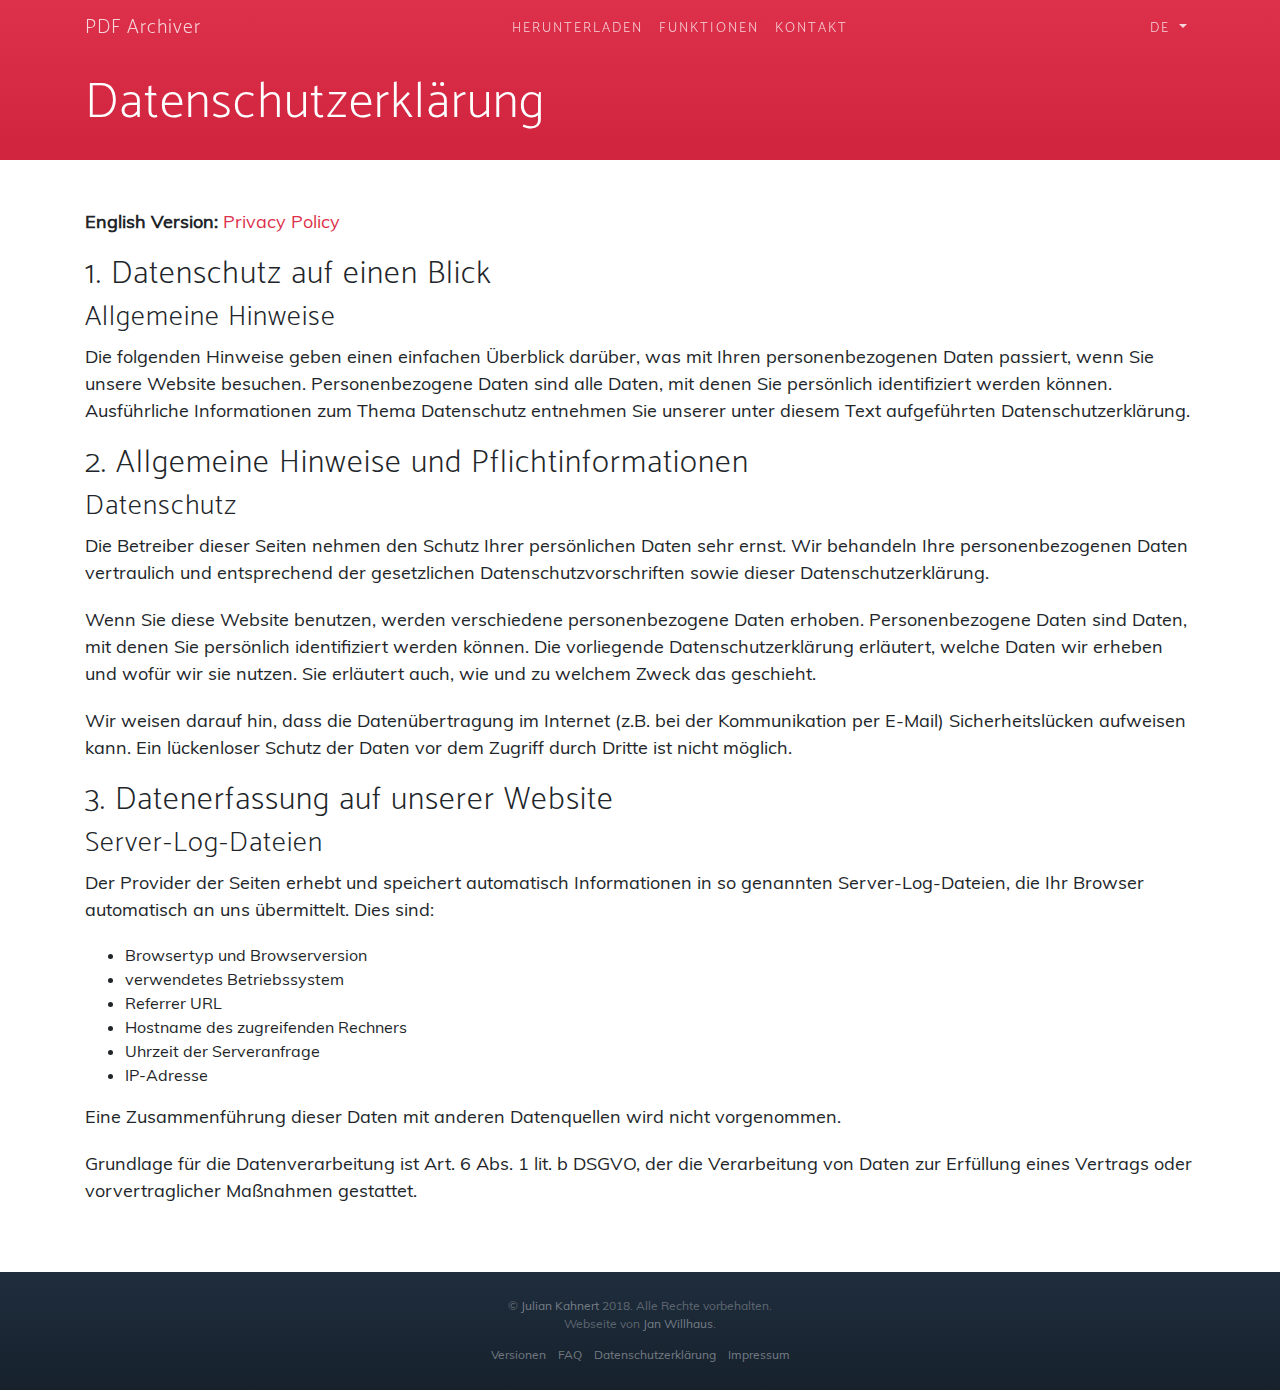
<file: de/privacy/index.html>
<!DOCTYPE html>
<html lang="de"><head>

<meta charset="utf-8">
<meta name="viewport" content="width=device-width, initial-scale=1, shrink-to-fit=no">

<link rel="apple-touch-icon" sizes="180x180" href="/assets/img/favicon/apple-touch-icon.png">
<link rel="icon" type="image/png" sizes="32x32" href="/assets/img/favicon/favicon-32x32.png">
<link rel="icon" type="image/png" sizes="16x16" href="/assets/img/favicon/favicon-16x16.png">
<link rel="manifest" href="/assets/img/favicon/site.webmanifest">
<link rel="mask-icon" href="/assets/img/favicon/safari-pinned-tab.svg" color="#d9334e">
<link rel="shortcut icon" href="/assets/img/favicon/favicon.ico">
<meta name="msapplication-TileColor" content="#d9334e">
<meta name="theme-color" content="#ffffff">



<title>PDF Archiver</title>

<link rel="stylesheet" href="/assets/main.css">

<!-- Add SEO tags -->
<!-- Begin Jekyll SEO tag v2.4.0 -->
<title>pages.privacy | PDF Archiver</title>
<meta name="generator" content="Jekyll v3.7.3" />
<meta property="og:title" content="pages.privacy" />
<meta name="author" content="Julian Kahnert" />
<meta property="og:locale" content="de" />
<meta name="description" content="Tag and archive your scanned documents using a simple yet powerful naming scheme—with PDF Archiver." />
<meta property="og:description" content="Tag and archive your scanned documents using a simple yet powerful naming scheme—with PDF Archiver." />
<link rel="canonical" href="pdf-archiver.io/de/privacy/" />
<meta property="og:url" content="pdf-archiver.io/de/privacy/" />
<meta property="og:site_name" content="PDF Archiver" />
<script type="application/ld+json">
{"description":"Tag and archive your scanned documents using a simple yet powerful naming scheme—with PDF Archiver.","author":{"@type":"Person","name":"Julian Kahnert"},"@type":"WebPage","url":"pdf-archiver.io/de/privacy/","headline":"pages.privacy","@context":"http://schema.org"}</script>
<!-- End Jekyll SEO tag -->

<meta property="og:image" content="/assets/img/opengraph-preview.png" />

</head><body id="page-top"><!-- Navigation -->
<nav class="navbar navbar-expand-lg navbar-light fixed-top" id="mainNav">
  <div class="container">
    <a class="navbar-brand js-scroll-trigger" href="/de/#page-top">PDF Archiver</a>
    <button class="navbar-toggler navbar-toggler-right" type="button" data-toggle="collapse" data-target="#navbarResponsive" aria-controls="navbarResponsive" aria-expanded="false" aria-label="Toggle navigation">
      Menü
      <i class="fa fa-bars"></i>
    </button>
    <div class="collapse navbar-collapse" id="navbarResponsive">
      <ul class="navbar-nav ml-auto">
        <li class="nav-item">
          <a class="nav-link js-scroll-trigger" href="/de/#download">Herunterladen</a>
        </li>
        <li class="nav-item">
          <a class="nav-link js-scroll-trigger" href="/de/#features">Funktionen</a>
        </li>
        <li class="nav-item">
          <a class="nav-link js-scroll-trigger" href="/de/#contact">Kontakt</a>
        </li>
      </ul>
      <ul class="navbar-nav ml-auto">
        <li class="nav-item dropdown">
          <a class="nav-link dropdown-toggle" href="#" id="navbarLanguageDropdownLink" data-toggle="dropdown" aria-haspopup="true" aria-expanded="false">
            de
          </a>
          <div class="dropdown-menu dropdown-menu-right" aria-labelledby="navbarLanguageDropdownLink">
            
              <a class="dropdown-item disabled" href="#" >Deutsch</a>
            
            
              
              <a class="dropdown-item" href="/privacy/" >English</a>
            
          </div>
        </li>
    </div>
  </div>
</nav>
<header class="pagehead">
  <div class="container">
      <div class="mt-2 mb-3">
        <div class="header-content mx-auto">
          <h1 class="">Datenschutzerklärung</h1>
        </div>
      </div>
  </div>
</header>

<article class="page py-5" id="page">
  <div class="container">
    <div class="page-content">
      <p><strong>English Version:</strong> <a href="/privacy">Privacy Policy</a></p>

<h2>1. Datenschutz auf einen Blick</h2>
<h3>Allgemeine Hinweise</h3>
<p>Die folgenden Hinweise geben einen einfachen Überblick darüber, was mit Ihren personenbezogenen Daten passiert, wenn Sie unsere Website besuchen. Personenbezogene Daten sind alle Daten, mit denen Sie persönlich identifiziert werden können. Ausführliche Informationen zum Thema Datenschutz entnehmen Sie unserer unter diesem Text aufgeführten Datenschutzerklärung.</p>
<h2>2. Allgemeine Hinweise und Pflichtinformationen</h2>
<h3>Datenschutz</h3>
<p>Die Betreiber dieser Seiten nehmen den Schutz Ihrer persönlichen Daten sehr ernst. Wir behandeln Ihre personenbezogenen Daten vertraulich und entsprechend der gesetzlichen Datenschutzvorschriften sowie dieser Datenschutzerklärung.</p>
<p>Wenn Sie diese Website benutzen, werden verschiedene personenbezogene Daten erhoben. Personenbezogene Daten sind Daten, mit denen Sie persönlich identifiziert werden können. Die vorliegende Datenschutzerklärung erläutert, welche Daten wir erheben und wofür wir sie nutzen. Sie erläutert auch, wie und zu welchem Zweck das geschieht.</p>
<p>Wir weisen darauf hin, dass die Datenübertragung im Internet (z.B. bei der Kommunikation per E-Mail) Sicherheitslücken aufweisen kann. Ein lückenloser Schutz der Daten vor dem Zugriff durch Dritte ist nicht möglich.</p>
<h2>3. Datenerfassung auf unserer Website</h2>
<h3>Server-Log-Dateien</h3>
<p>Der Provider der Seiten erhebt und speichert automatisch Informationen in so genannten Server-Log-Dateien, die Ihr Browser automatisch an uns übermittelt. Dies sind:</p>
<ul> <li>Browsertyp und Browserversion</li> <li>verwendetes Betriebssystem</li> <li>Referrer URL</li> <li>Hostname des zugreifenden Rechners</li> <li>Uhrzeit der Serveranfrage</li> <li>IP-Adresse</li> </ul>
<p>Eine Zusammenführung dieser Daten mit anderen Datenquellen wird nicht vorgenommen.</p>
<p>Grundlage für die Datenverarbeitung ist Art. 6 Abs. 1 lit. b DSGVO, der die Verarbeitung von Daten zur Erfüllung eines Vertrags oder vorvertraglicher Maßnahmen gestattet.</p>


    </div>
  </div>
</article>
<footer>
  <div class="container">
    <p>&copy; <a href="https://juliankahnert.de">Julian Kahnert</a> 2018. Alle Rechte vorbehalten.</p>
    <p>Webseite von <a href="https://janw.xyz">Jan Willhaus</a>.</p>
    <ul class="list-inline">
      <li class="list-inline-item">
        <a href="/de/changelog">
          Versionen</a>
      </li>
      <li class="list-inline-item">
        <a href="/de/faq">
          FAQ</a>
      </li>
      <li class="list-inline-item">
        <a href="/de/privacy/">
          Datenschutzerklärung</a>
      </li>
      <li class="list-inline-item">
        <a href="/de/imprint/">
          Impressum</a>
      </li>
    </ul>
  </div>
</footer>

<!-- Bootstrap core JavaScript -->
<script src="/assets/js/jquery.min.js "
  integrity="sha256-FgpCb/KJQlLNfOu91ta32o/NMZxltwRo8QtmkMRdAu8="></script>

<script src="/assets/js/popper.min.js "
  integrity="sha384-cs/chFZiN24E4KMATLdqdvsezGxaGsi4hLGOzlXwp5UZB1LY//20VyM2taTB4QvJ"></script>

<script src="/assets/js/bootstrap.min.js "
  integrity="sha384-uefMccjFJAIv6A+rW+L4AHf99KvxDjWSu1z9VI8SKNVmz4sk7buKt/6v9KI65qnm"></script>

<!-- Plugin JavaScript -->
<script src="/assets/js/jquery.easing.min.js "
        integrity="sha256-H3cjtrm/ztDeuhCN9I4yh4iN2Ybx/y1RM7rMmAesA0k="></script>

<!-- Custom scripts for this template -->
<script src="/assets/js/main.js "></script>

</body>

</html>
</file>
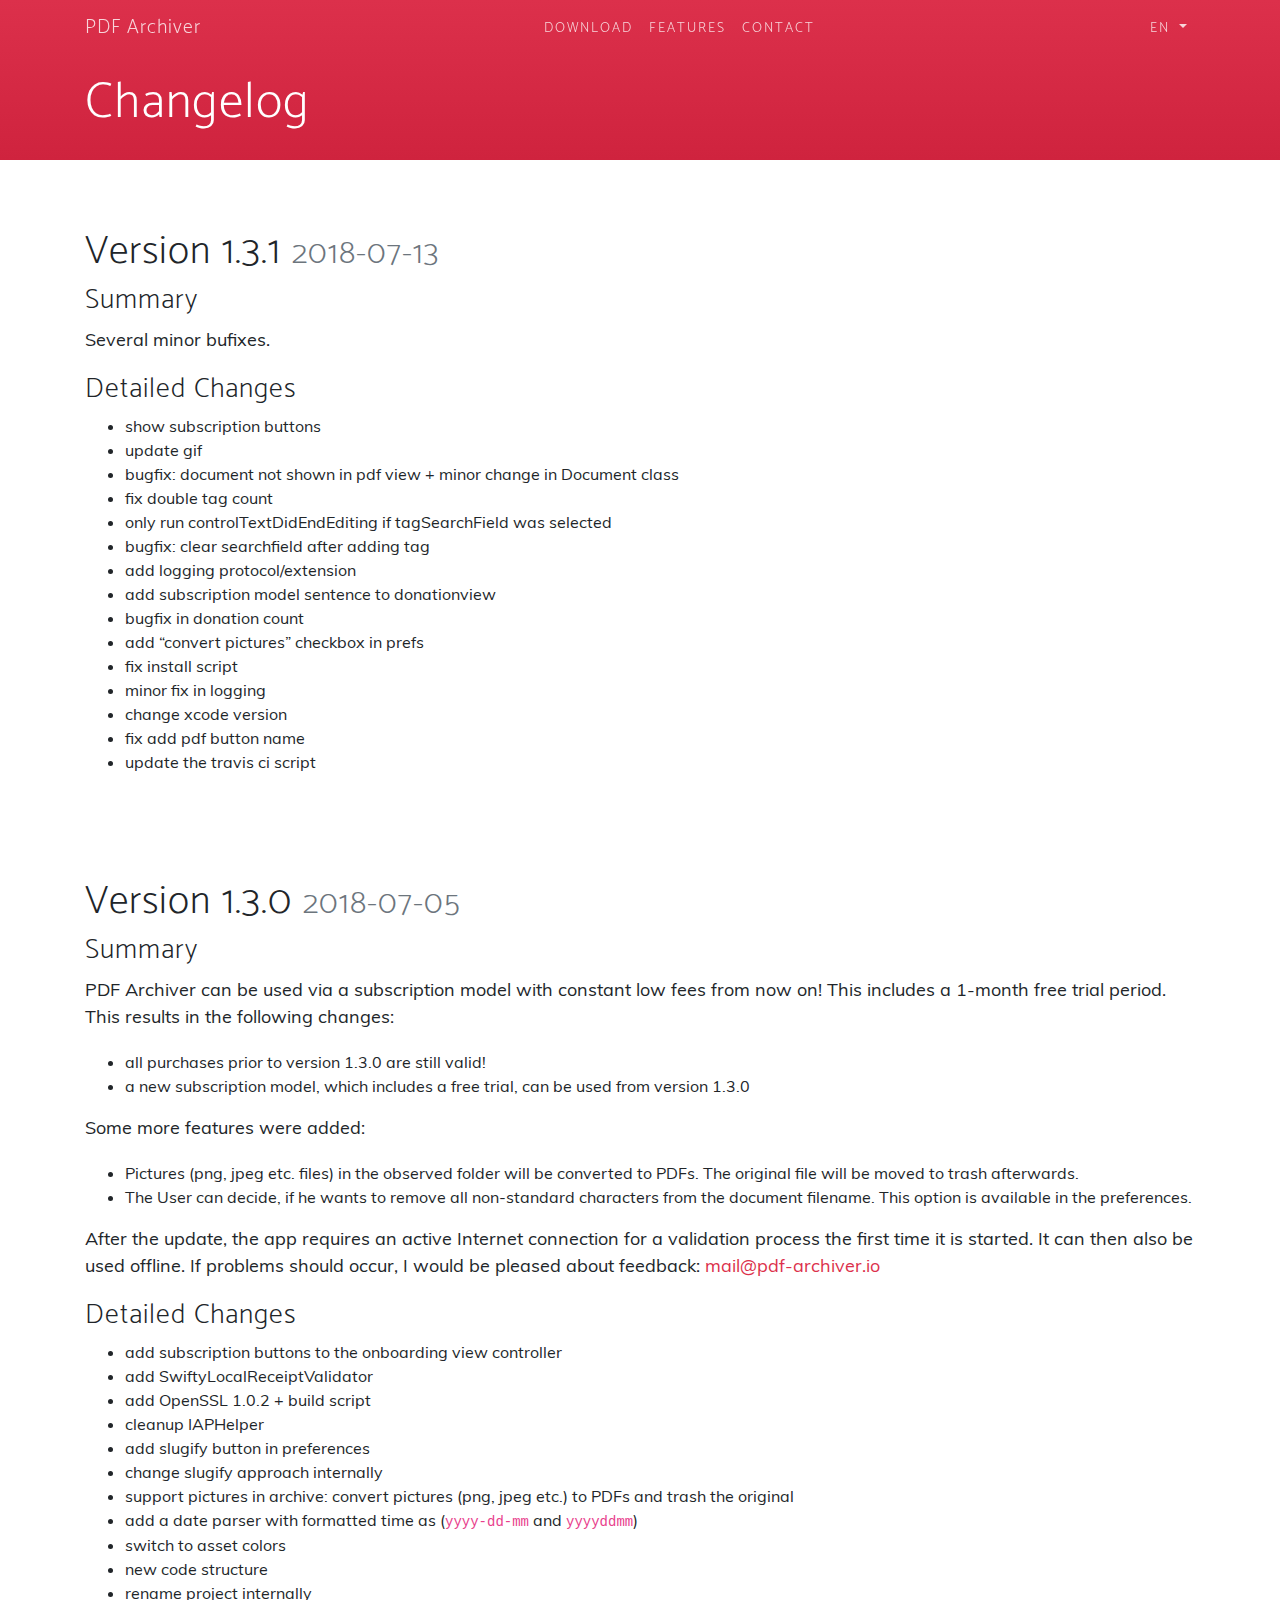
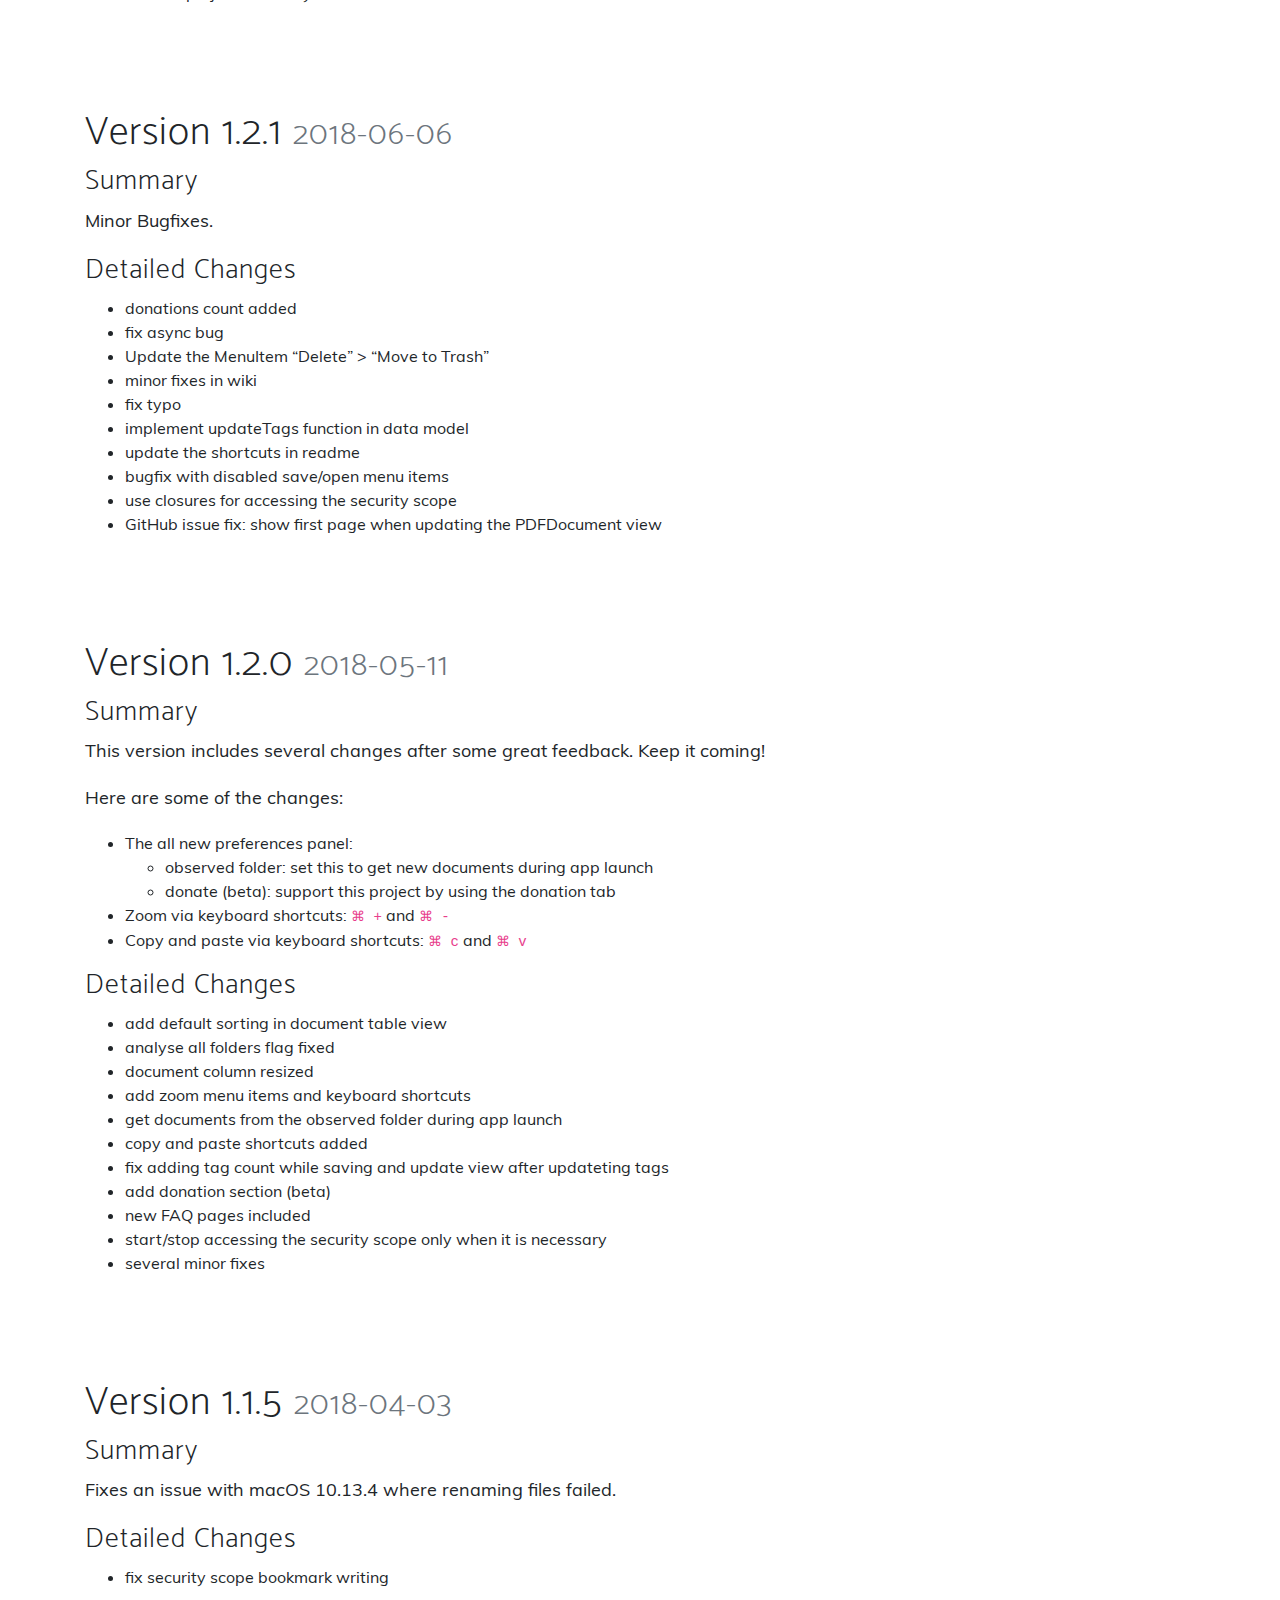
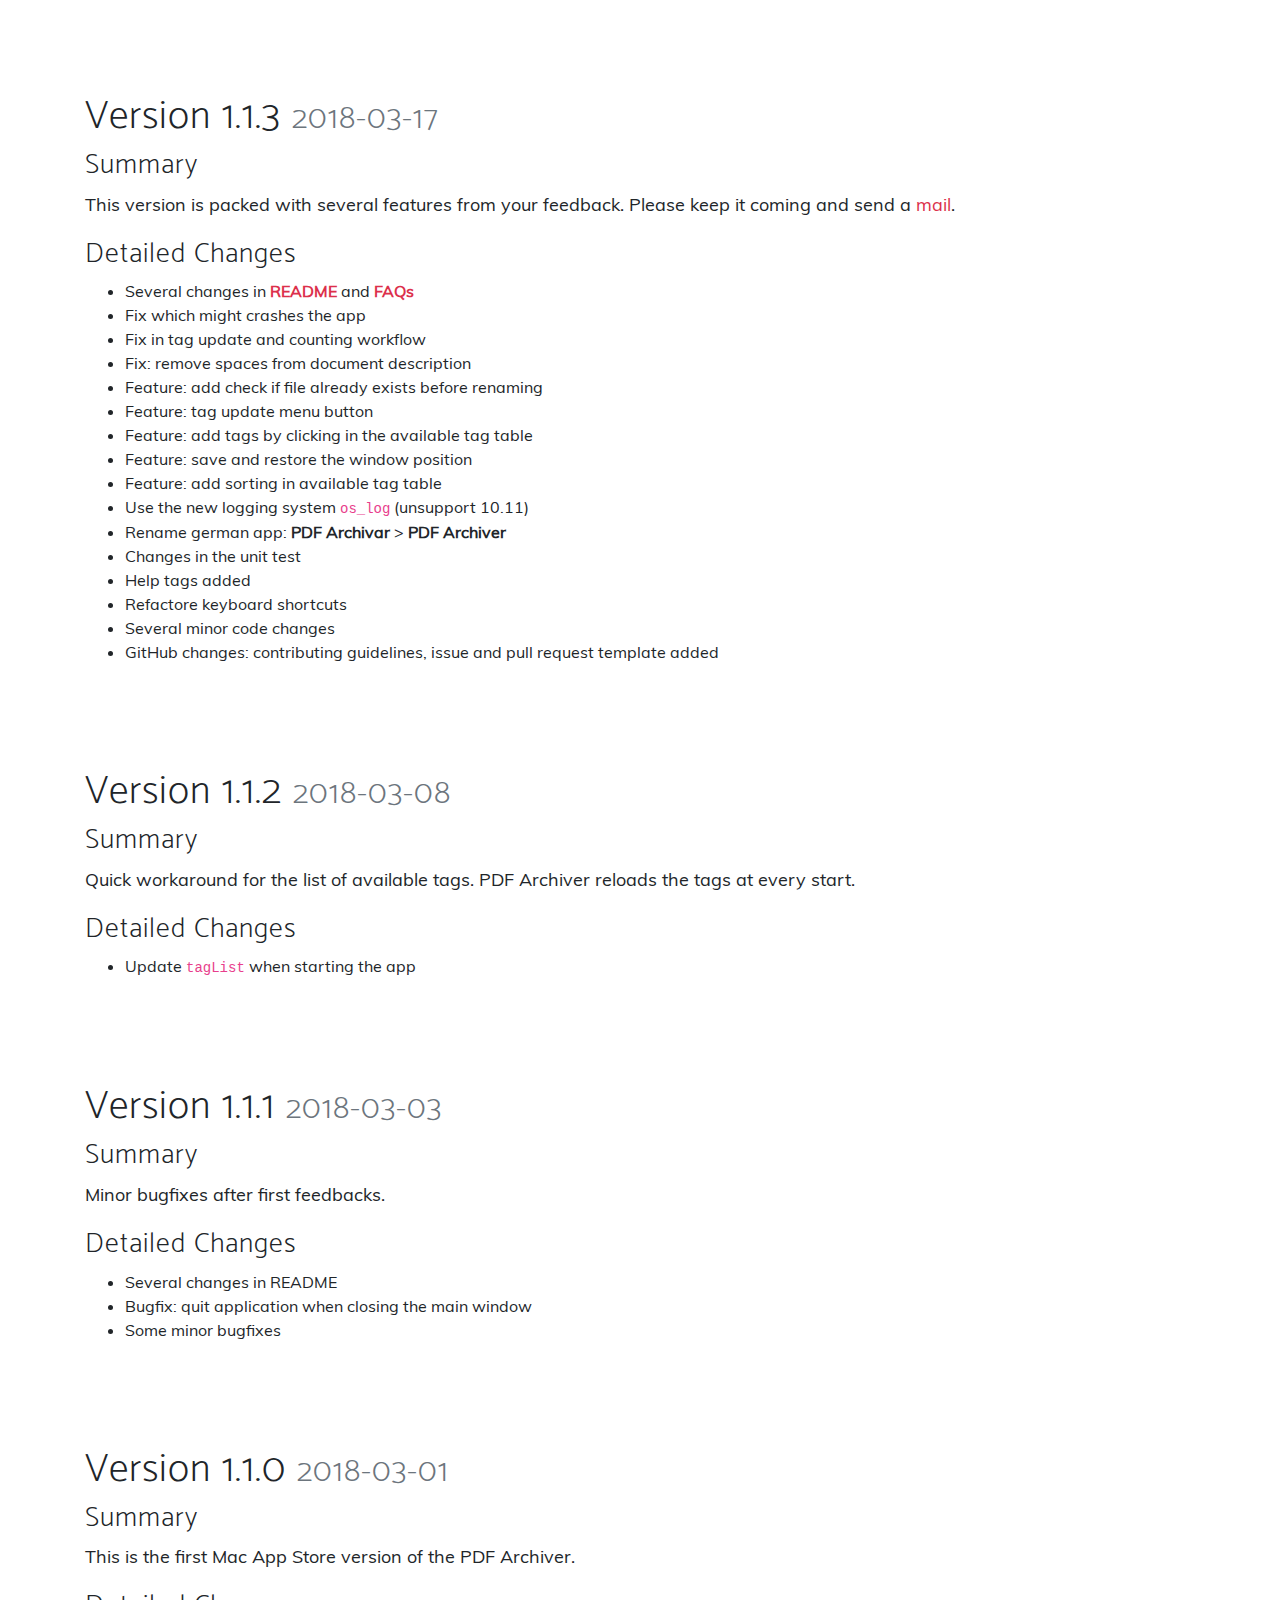
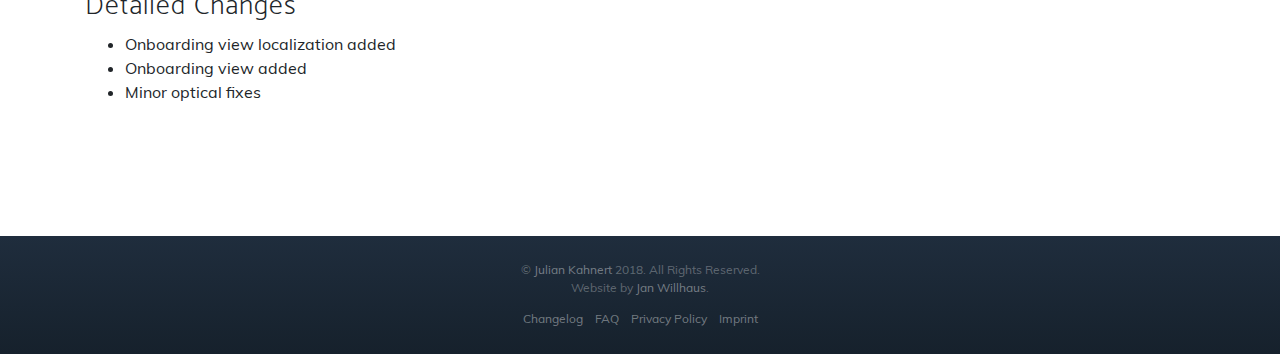
<file: changelog.html>
<!DOCTYPE html>
<html lang="en"><head>

<meta charset="utf-8">
<meta name="viewport" content="width=device-width, initial-scale=1, shrink-to-fit=no">

<link rel="apple-touch-icon" sizes="180x180" href="/assets/img/favicon/apple-touch-icon.png">
<link rel="icon" type="image/png" sizes="32x32" href="/assets/img/favicon/favicon-32x32.png">
<link rel="icon" type="image/png" sizes="16x16" href="/assets/img/favicon/favicon-16x16.png">
<link rel="manifest" href="/assets/img/favicon/site.webmanifest">
<link rel="mask-icon" href="/assets/img/favicon/safari-pinned-tab.svg" color="#d9334e">
<link rel="shortcut icon" href="/assets/img/favicon/favicon.ico">
<meta name="msapplication-TileColor" content="#d9334e">
<meta name="theme-color" content="#ffffff">



<title>PDF Archiver</title>

<link rel="stylesheet" href="/assets/main.css">

<!-- Add SEO tags -->
<!-- Begin Jekyll SEO tag v2.4.0 -->
<title>pages.changelog | PDF Archiver</title>
<meta name="generator" content="Jekyll v3.7.3" />
<meta property="og:title" content="pages.changelog" />
<meta name="author" content="Julian Kahnert" />
<meta property="og:locale" content="en" />
<meta name="description" content="Tag and archive your scanned documents using a simple yet powerful naming scheme—with PDF Archiver." />
<meta property="og:description" content="Tag and archive your scanned documents using a simple yet powerful naming scheme—with PDF Archiver." />
<link rel="canonical" href="pdf-archiver.io/changelog" />
<meta property="og:url" content="pdf-archiver.io/changelog" />
<meta property="og:site_name" content="PDF Archiver" />
<script type="application/ld+json">
{"description":"Tag and archive your scanned documents using a simple yet powerful naming scheme—with PDF Archiver.","author":{"@type":"Person","name":"Julian Kahnert"},"@type":"WebPage","url":"pdf-archiver.io/changelog","headline":"pages.changelog","@context":"http://schema.org"}</script>
<!-- End Jekyll SEO tag -->

<meta property="og:image" content="/assets/img/opengraph-preview.png" />

</head><body id="page-top"><!-- Navigation -->
<nav class="navbar navbar-expand-lg navbar-light fixed-top" id="mainNav">
  <div class="container">
    <a class="navbar-brand js-scroll-trigger" href="/#page-top">PDF Archiver</a>
    <button class="navbar-toggler navbar-toggler-right" type="button" data-toggle="collapse" data-target="#navbarResponsive" aria-controls="navbarResponsive" aria-expanded="false" aria-label="Toggle navigation">
      Menu
      <i class="fa fa-bars"></i>
    </button>
    <div class="collapse navbar-collapse" id="navbarResponsive">
      <ul class="navbar-nav ml-auto">
        <li class="nav-item">
          <a class="nav-link js-scroll-trigger" href="/#download">Download</a>
        </li>
        <li class="nav-item">
          <a class="nav-link js-scroll-trigger" href="/#features">Features</a>
        </li>
        <li class="nav-item">
          <a class="nav-link js-scroll-trigger" href="/#contact">Contact</a>
        </li>
      </ul>
      <ul class="navbar-nav ml-auto">
        <li class="nav-item dropdown">
          <a class="nav-link dropdown-toggle" href="#" id="navbarLanguageDropdownLink" data-toggle="dropdown" aria-haspopup="true" aria-expanded="false">
            en
          </a>
          <div class="dropdown-menu dropdown-menu-right" aria-labelledby="navbarLanguageDropdownLink">
            
              
              <a class="dropdown-item" href="de/changelog" >Deutsch</a>
            
            
              <a class="dropdown-item disabled" href="#" >English</a>
            
          </div>
        </li>
    </div>
  </div>
</nav>
<header class="pagehead">
  <div class="container">
      <div class="mt-2 mb-3">
        <div class="header-content mx-auto">
          <h1 class="">Changelog</h1>
        </div>
      </div>
  </div>
</header>

<article class="page py-5" id="page">
  <div class="container">
    <div class="page-content">
      <section class="app_version mb-5"><h2 id="version2018-07-13_1.3.1">
      Version 1.3.1
      <small class="text-muted">2018-07-13</small>
  </h2>
  <h3 id="summary">Summary</h3>

<p>Several minor bufixes.</p>

<h3 id="detailed-changes">Detailed Changes</h3>

<ul>
  <li>show subscription buttons</li>
  <li>update gif</li>
  <li>bugfix: document not shown in pdf view + minor change in Document class</li>
  <li>fix double tag count</li>
  <li>only run controlTextDidEndEditing if tagSearchField was selected</li>
  <li>bugfix: clear searchfield after adding tag</li>
  <li>add logging protocol/extension</li>
  <li>add subscription model sentence to donationview</li>
  <li>bugfix in donation count</li>
  <li>add “convert pictures” checkbox in prefs</li>
  <li>fix install script</li>
  <li>minor fix in logging</li>
  <li>change xcode version</li>
  <li>fix add pdf button name</li>
  <li>update the travis ci script</li>
</ul>

</section>
<section class="app_version mb-5"><h2 id="version2018-07-05_1.3.0">
      Version 1.3.0
      <small class="text-muted">2018-07-05</small>
  </h2>
  <h3 id="summary">Summary</h3>

<p>PDF Archiver can be used via a subscription model with constant low fees from now on!
This includes a 1-month free trial period.
This results in the following changes:</p>

<ul>
  <li>all purchases prior to version 1.3.0 are still valid!</li>
  <li>a new subscription model, which includes a free trial, can be used from version 1.3.0</li>
</ul>

<p>Some more features were added:</p>

<ul>
  <li>Pictures (png, jpeg etc. files) in the observed folder will be converted to PDFs. The original file will be moved to trash afterwards.</li>
  <li>The User can decide, if he wants to remove all non-standard characters from the document filename. This option is available in the preferences.</li>
</ul>

<p>After the update, the app requires an active Internet connection for a validation process the first time it is started. It can then also be used offline.
If problems should occur, I would be pleased about feedback: <a href="mailto:mail@pdf-archiver.io">mail@pdf-archiver.io</a></p>

<h3 id="detailed-changes">Detailed Changes</h3>

<ul>
  <li>add subscription buttons to the onboarding view controller</li>
  <li>add SwiftyLocalReceiptValidator</li>
  <li>add OpenSSL 1.0.2 + build script</li>
  <li>cleanup IAPHelper</li>
  <li>add slugify button in preferences</li>
  <li>change slugify approach internally</li>
  <li>support pictures in archive: convert pictures (png, jpeg etc.) to PDFs and trash the original</li>
  <li>add a date parser with formatted time as (<code class="highlighter-rouge">yyyy-dd-mm</code> and <code class="highlighter-rouge">yyyyddmm</code>)</li>
  <li>switch to asset colors</li>
  <li>new code structure</li>
  <li>rename project internally</li>
</ul>

</section>
<section class="app_version mb-5"><h2 id="version2018-06-06_1.2.1">
      Version 1.2.1
      <small class="text-muted">2018-06-06</small>
  </h2>
  <h3 id="summary">Summary</h3>

<p>Minor Bugfixes.</p>

<h3 id="detailed-changes">Detailed Changes</h3>

<ul>
  <li>donations count added</li>
  <li>fix async bug</li>
  <li>Update the MenuItem “Delete” &gt; “Move to Trash”</li>
  <li>minor fixes in wiki</li>
  <li>fix typo</li>
  <li>implement updateTags function in data model</li>
  <li>update the shortcuts in readme</li>
  <li>bugfix with disabled save/open menu items</li>
  <li>use closures for accessing the security scope</li>
  <li>GitHub issue fix: show first page when updating the PDFDocument view</li>
</ul>

</section>
<section class="app_version mb-5"><h2 id="version2018-05-11_1.2.0">
      Version 1.2.0
      <small class="text-muted">2018-05-11</small>
  </h2>
  <h3 id="summary">Summary</h3>

<p>This version includes several changes after some great feedback.
Keep it coming!</p>

<p>Here are some of the changes:</p>
<ul>
  <li>The all new preferences panel:
    <ul>
      <li>observed folder: set this to get new documents during app launch</li>
      <li>donate (beta): support this project by using the donation tab</li>
    </ul>
  </li>
  <li>Zoom via keyboard shortcuts: <code class="highlighter-rouge">⌘ +</code> and <code class="highlighter-rouge">⌘ -</code></li>
  <li>Copy and paste via keyboard shortcuts: <code class="highlighter-rouge">⌘ c</code> and <code class="highlighter-rouge">⌘ v</code></li>
</ul>

<h3 id="detailed-changes">Detailed Changes</h3>

<ul>
  <li>add default sorting in document table view</li>
  <li>analyse all folders flag fixed</li>
  <li>document column resized</li>
  <li>add zoom menu items and keyboard shortcuts</li>
  <li>get documents from the observed folder during app launch</li>
  <li>copy and paste shortcuts added</li>
  <li>fix adding tag count while saving and update view after updateting tags</li>
  <li>add donation section (beta)</li>
  <li>new FAQ pages included</li>
  <li>start/stop accessing the security scope only when it is necessary</li>
  <li>several minor fixes</li>
</ul>

</section>
<section class="app_version mb-5"><h2 id="version2018-04-03_1.1.5">
      Version 1.1.5
      <small class="text-muted">2018-04-03</small>
  </h2>
  <h3 id="summary">Summary</h3>

<p>Fixes an issue with macOS 10.13.4 where renaming files failed.</p>

<h3 id="detailed-changes">Detailed Changes</h3>

<ul>
  <li>fix security scope bookmark writing</li>
</ul>

</section>
<section class="app_version mb-5"><h2 id="version2018-03-17_1.1.3">
      Version 1.1.3
      <small class="text-muted">2018-03-17</small>
  </h2>
  <h3 id="summary">Summary</h3>

<p>This version is packed with several features from your feedback.
Please keep it coming and send a <a href="mailto:feature-request@pdf-archiver.mailclark.ai">mail</a>.</p>

<h3 id="detailed-changes">Detailed Changes</h3>

<ul>
  <li>Several changes in <a href="https://github.com/PDF-Archiver/PDF-Archiver/blob/master/README.md"><strong>README</strong></a> and <a href="https://github.com/PDF-Archiver/PDF-Archiver/wiki/FAQs"><strong>FAQs</strong></a></li>
  <li>Fix which might crashes the app</li>
  <li>Fix in tag update and counting workflow</li>
  <li>Fix: remove spaces from document description</li>
  <li>Feature: add check if file already exists before renaming</li>
  <li>Feature: tag update menu button</li>
  <li>Feature: add tags by clicking in the available tag table</li>
  <li>Feature: save and restore the window position</li>
  <li>Feature: add sorting in available tag table</li>
  <li>Use the new logging system <code class="highlighter-rouge">os_log</code> (unsupport 10.11)</li>
  <li>Rename german app: <strong>PDF Archivar</strong> &gt; <strong>PDF Archiver</strong></li>
  <li>Changes in the unit test</li>
  <li>Help tags added</li>
  <li>Refactore keyboard shortcuts</li>
  <li>Several minor code changes</li>
  <li>GitHub changes: contributing guidelines, issue and pull request template added</li>
</ul>

</section>
<section class="app_version mb-5"><h2 id="version2018-03-08_1.1.2">
      Version 1.1.2
      <small class="text-muted">2018-03-08</small>
  </h2>
  <h3 id="summary">Summary</h3>

<p>Quick workaround for the list of available tags.
PDF Archiver reloads the tags at every start.</p>

<h3 id="detailed-changes">Detailed Changes</h3>

<ul>
  <li>Update <code class="highlighter-rouge">tagList</code> when starting the app</li>
</ul>

</section>
<section class="app_version mb-5"><h2 id="version2018-03-03_1.1.1">
      Version 1.1.1
      <small class="text-muted">2018-03-03</small>
  </h2>
  <h3 id="summary">Summary</h3>

<p>Minor bugfixes after first feedbacks.</p>

<h3 id="detailed-changes">Detailed Changes</h3>

<ul>
  <li>Several changes in README</li>
  <li>Bugfix: quit application when closing the main window</li>
  <li>Some minor bugfixes</li>
</ul>

</section>
<section class="app_version mb-5"><h2 id="version2018-03-01_1.1.0">
      Version 1.1.0
      <small class="text-muted">2018-03-01</small>
  </h2>
  <h3 id="summary">Summary</h3>

<p>This is the first Mac App Store version of the PDF Archiver.</p>

<h3 id="detailed-changes">Detailed Changes</h3>

<ul>
  <li>Onboarding view localization added</li>
  <li>Onboarding view added</li>
  <li>Minor optical fixes</li>
</ul>

</section>

    </div>
  </div>
</article>
<footer>
  <div class="container">
    <p>&copy; <a href="https://juliankahnert.de">Julian Kahnert</a> 2018. All Rights Reserved.</p>
    <p>Website by <a href="https://janwillhaus.de">Jan Willhaus</a>.</p>
    <ul class="list-inline">
      <li class="list-inline-item">
        <a href="/changelog">
          Changelog</a>
      </li>
      <li class="list-inline-item">
        <a href="/faq">
          FAQ</a>
      </li>
      <li class="list-inline-item">
        <a href="/privacy">
          Privacy Policy</a>
      </li>
      <li class="list-inline-item">
        <a href="/imprint">
          Imprint</a>
      </li>
    </ul>
  </div>
</footer>

<!-- Bootstrap core JavaScript -->
<script src="/assets/js/jquery.min.js "
  integrity="sha256-FgpCb/KJQlLNfOu91ta32o/NMZxltwRo8QtmkMRdAu8="></script>

<script src="/assets/js/popper.min.js "
  integrity="sha384-cs/chFZiN24E4KMATLdqdvsezGxaGsi4hLGOzlXwp5UZB1LY//20VyM2taTB4QvJ"></script>

<script src="/assets/js/bootstrap.min.js "
  integrity="sha384-uefMccjFJAIv6A+rW+L4AHf99KvxDjWSu1z9VI8SKNVmz4sk7buKt/6v9KI65qnm"></script>

<!-- Plugin JavaScript -->
<script src="/assets/js/jquery.easing.min.js "
        integrity="sha256-H3cjtrm/ztDeuhCN9I4yh4iN2Ybx/y1RM7rMmAesA0k="></script>

<!-- Custom scripts for this template -->
<script src="/assets/js/main.js "></script>

</body>

</html>
</file>
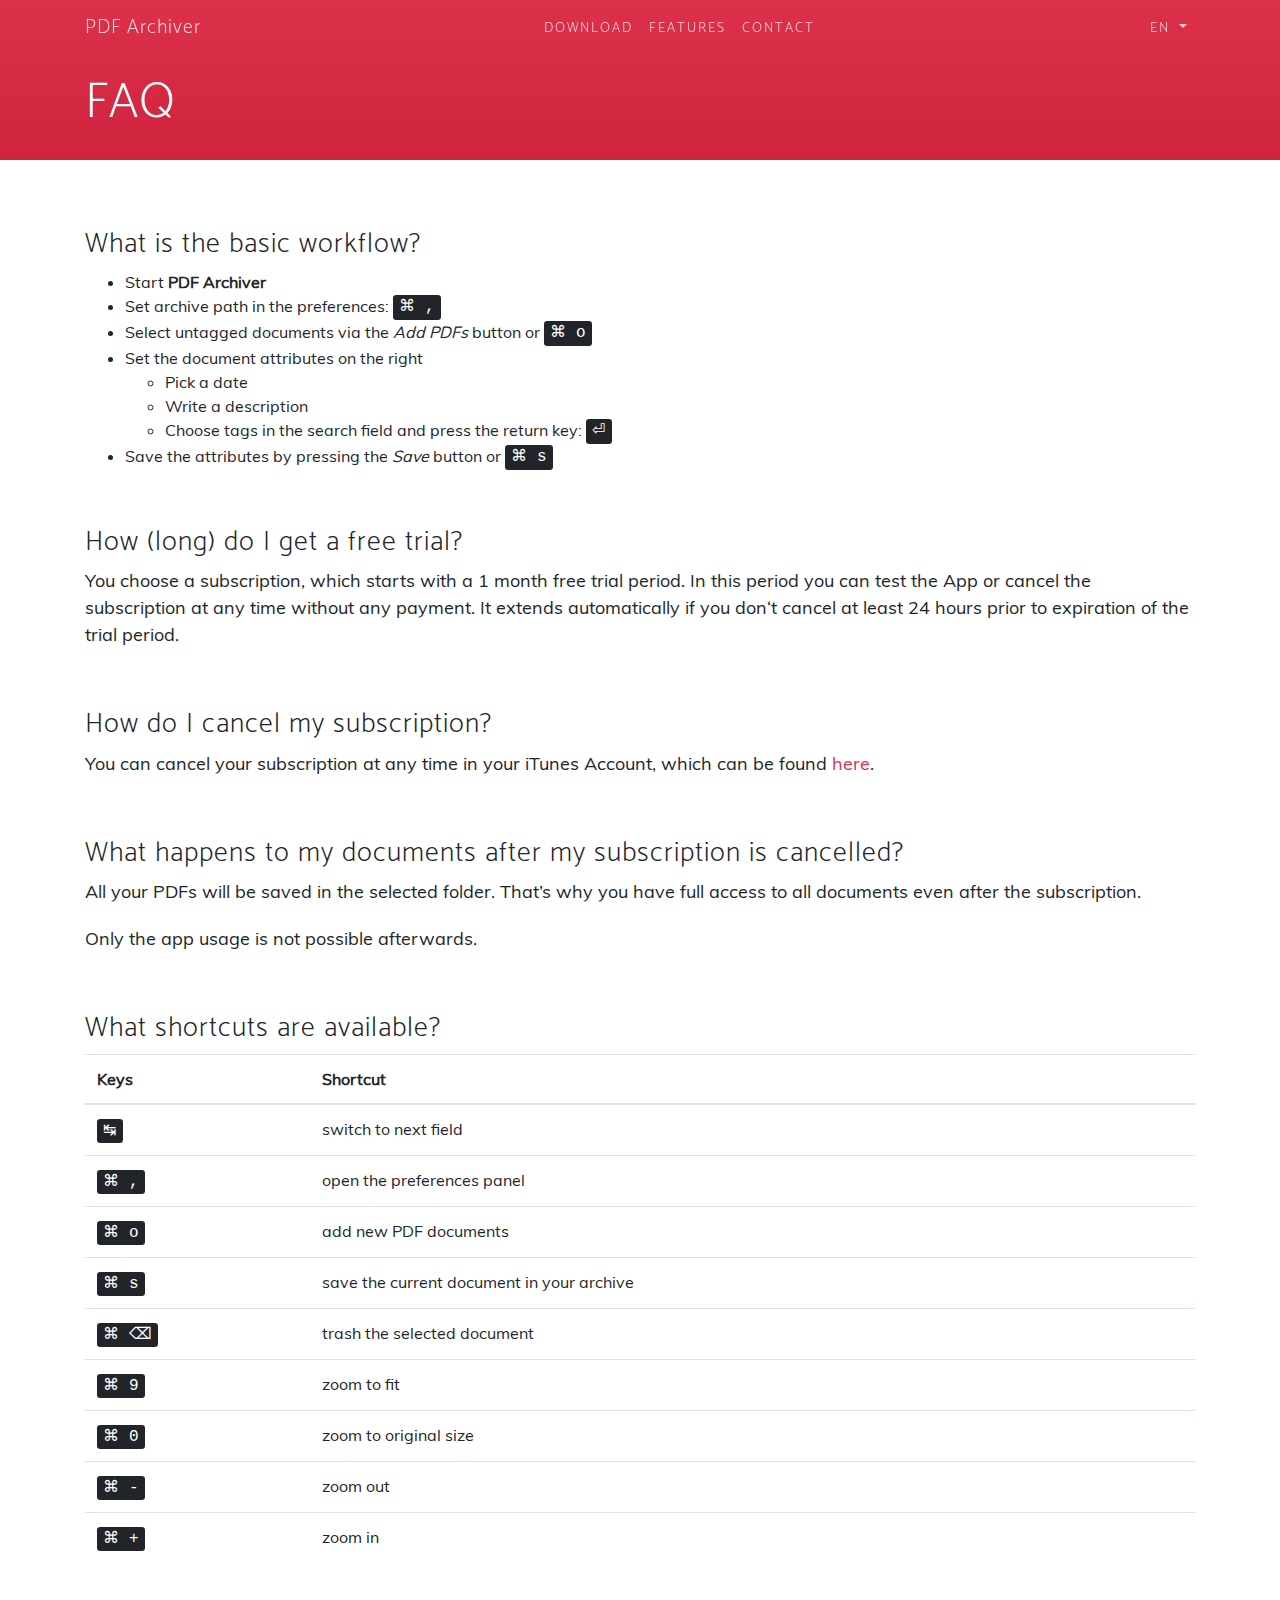
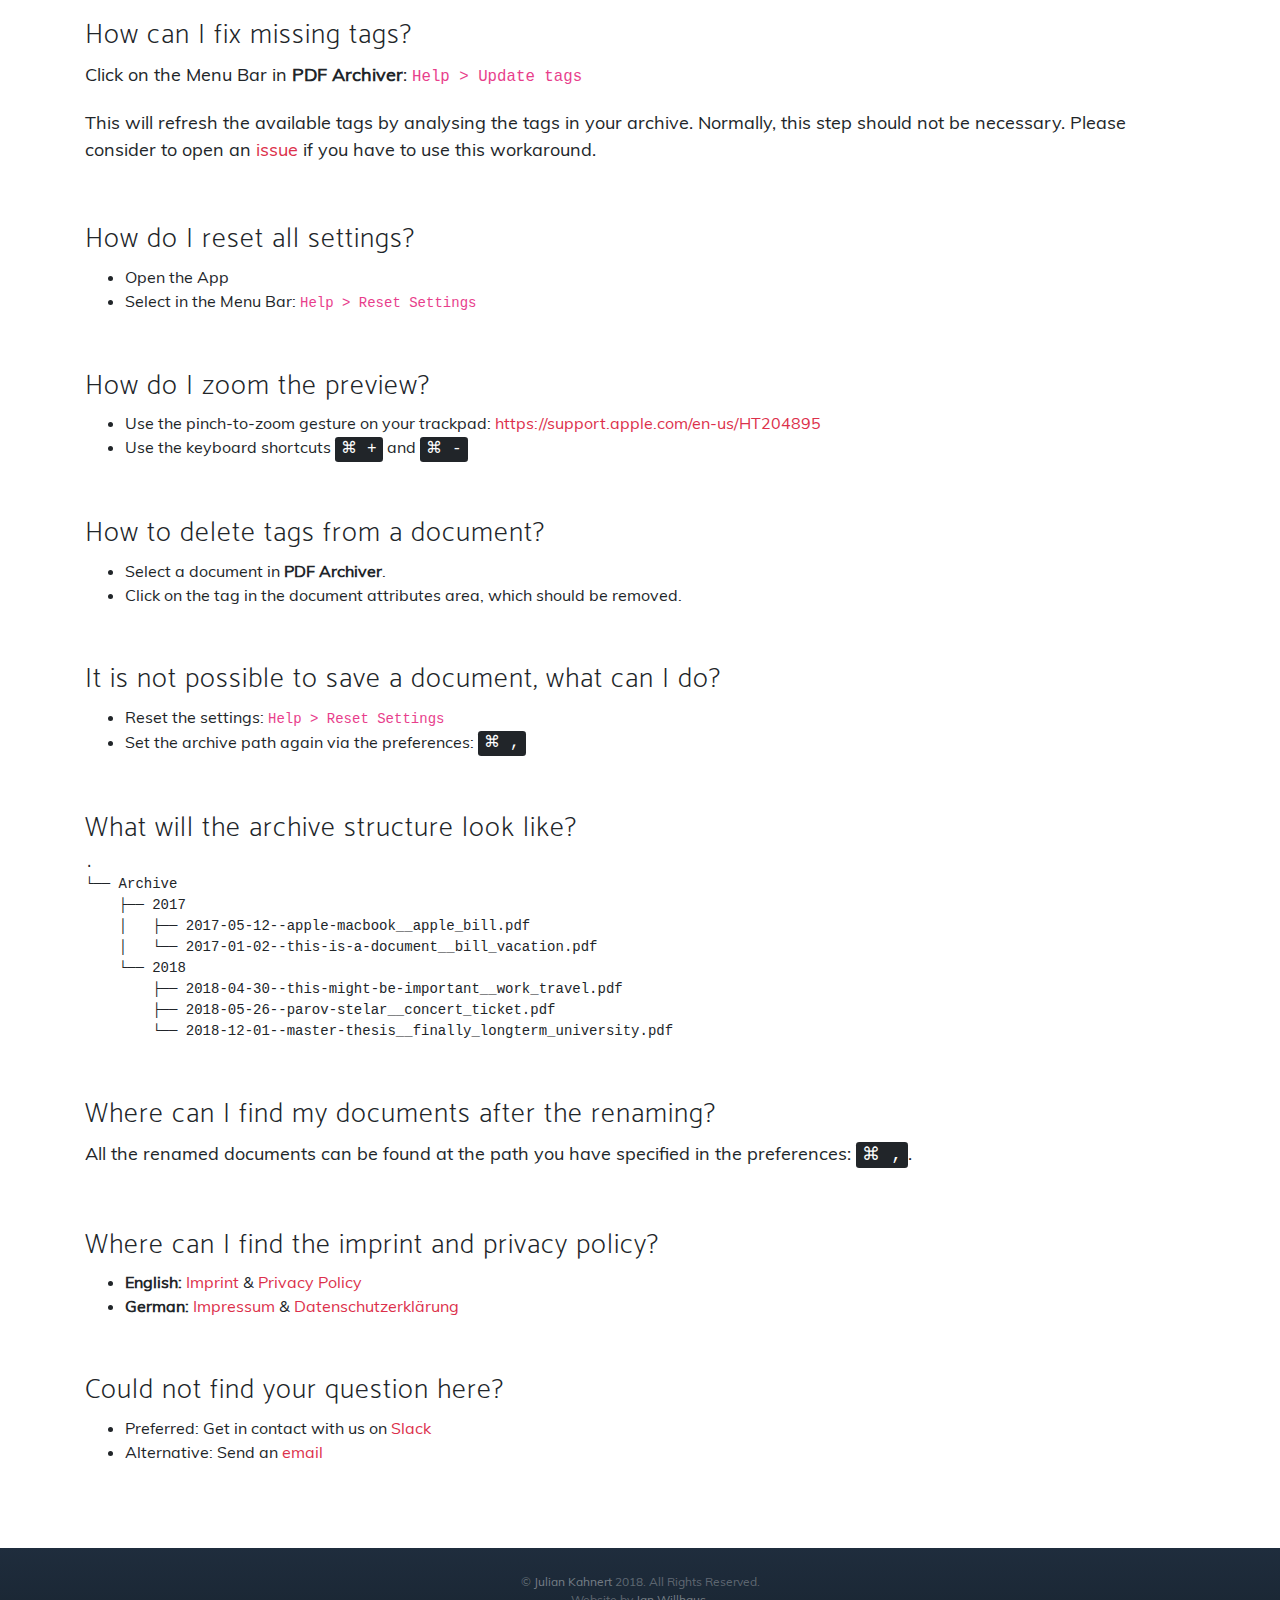
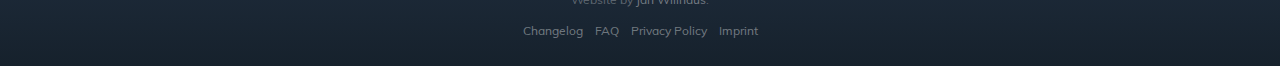
<file: faq.html>
<!DOCTYPE html>
<html lang="en"><head>

<meta charset="utf-8">
<meta name="viewport" content="width=device-width, initial-scale=1, shrink-to-fit=no">

<link rel="apple-touch-icon" sizes="180x180" href="/assets/img/favicon/apple-touch-icon.png">
<link rel="icon" type="image/png" sizes="32x32" href="/assets/img/favicon/favicon-32x32.png">
<link rel="icon" type="image/png" sizes="16x16" href="/assets/img/favicon/favicon-16x16.png">
<link rel="manifest" href="/assets/img/favicon/site.webmanifest">
<link rel="mask-icon" href="/assets/img/favicon/safari-pinned-tab.svg" color="#d9334e">
<link rel="shortcut icon" href="/assets/img/favicon/favicon.ico">
<meta name="msapplication-TileColor" content="#d9334e">
<meta name="theme-color" content="#ffffff">



<title>PDF Archiver</title>

<link rel="stylesheet" href="/assets/main.css">

<!-- Add SEO tags -->
<!-- Begin Jekyll SEO tag v2.4.0 -->
<title>pages.faq | PDF Archiver</title>
<meta name="generator" content="Jekyll v3.7.3" />
<meta property="og:title" content="pages.faq" />
<meta name="author" content="Julian Kahnert" />
<meta property="og:locale" content="en" />
<meta name="description" content="Tag and archive your scanned documents using a simple yet powerful naming scheme—with PDF Archiver." />
<meta property="og:description" content="Tag and archive your scanned documents using a simple yet powerful naming scheme—with PDF Archiver." />
<link rel="canonical" href="pdf-archiver.io/faq" />
<meta property="og:url" content="pdf-archiver.io/faq" />
<meta property="og:site_name" content="PDF Archiver" />
<script type="application/ld+json">
{"description":"Tag and archive your scanned documents using a simple yet powerful naming scheme—with PDF Archiver.","author":{"@type":"Person","name":"Julian Kahnert"},"@type":"WebPage","url":"pdf-archiver.io/faq","headline":"pages.faq","@context":"http://schema.org"}</script>
<!-- End Jekyll SEO tag -->

<meta property="og:image" content="/assets/img/opengraph-preview.png" />

</head><body id="page-top"><!-- Navigation -->
<nav class="navbar navbar-expand-lg navbar-light fixed-top" id="mainNav">
  <div class="container">
    <a class="navbar-brand js-scroll-trigger" href="/#page-top">PDF Archiver</a>
    <button class="navbar-toggler navbar-toggler-right" type="button" data-toggle="collapse" data-target="#navbarResponsive" aria-controls="navbarResponsive" aria-expanded="false" aria-label="Toggle navigation">
      Menu
      <i class="fa fa-bars"></i>
    </button>
    <div class="collapse navbar-collapse" id="navbarResponsive">
      <ul class="navbar-nav ml-auto">
        <li class="nav-item">
          <a class="nav-link js-scroll-trigger" href="/#download">Download</a>
        </li>
        <li class="nav-item">
          <a class="nav-link js-scroll-trigger" href="/#features">Features</a>
        </li>
        <li class="nav-item">
          <a class="nav-link js-scroll-trigger" href="/#contact">Contact</a>
        </li>
      </ul>
      <ul class="navbar-nav ml-auto">
        <li class="nav-item dropdown">
          <a class="nav-link dropdown-toggle" href="#" id="navbarLanguageDropdownLink" data-toggle="dropdown" aria-haspopup="true" aria-expanded="false">
            en
          </a>
          <div class="dropdown-menu dropdown-menu-right" aria-labelledby="navbarLanguageDropdownLink">
            
              
              <a class="dropdown-item" href="de/faq" >Deutsch</a>
            
            
              <a class="dropdown-item disabled" href="#" >English</a>
            
          </div>
        </li>
    </div>
  </div>
</nav>
<header class="pagehead">
  <div class="container">
      <div class="mt-2 mb-3">
        <div class="header-content mx-auto">
          <h1 class="">FAQ</h1>
        </div>
      </div>
  </div>
</header>

<article class="page py-5" id="page">
  <div class="container">
    <div class="page-content">
      <section class="faq_question">
    <h2 class="h3">What is the basic workflow?</h2>
    <ul>
  <li>Start <strong>PDF Archiver</strong></li>
  <li>Set archive path in the preferences: <kbd>⌘ , </kbd></li>
  <li>Select untagged documents via the <em>Add PDFs</em> button or <kbd>⌘ o</kbd></li>
  <li>Set the document attributes on the right
    <ul>
      <li>Pick a date</li>
      <li>Write a description</li>
      <li>Choose tags in the search field and press the return key: <kbd>⏎</kbd></li>
    </ul>
  </li>
  <li>Save the attributes by pressing the <em>Save</em> button or <kbd>⌘ s</kbd></li>
</ul>

  </section>
<section class="faq_question">
    <h2 class="h3">How (long) do I get a free trial?</h2>
    <p>You choose a subscription, which starts with a 1 month free trial period.
In this period you can test the App or cancel the subscription at any time without any payment.
It extends automatically if you don‘t cancel at least 24 hours prior to expiration of the trial period.</p>

  </section>
<section class="faq_question">
    <h2 class="h3">How do I cancel my subscription?</h2>
    <p>You can cancel your subscription at any time in your iTunes Account, which can be found <a href="https://apps.apple.com/account/subscriptions">here</a>.</p>

  </section>
<section class="faq_question">
    <h2 class="h3">What happens to my documents after my subscription is cancelled?</h2>
    <p>All your PDFs will be saved in the selected folder.
That’s why you have full access to all documents even after the subscription.</p>

<p>Only the app usage is not possible afterwards.</p>

  </section>
<section class="faq_question">
    <h2 class="h3">What shortcuts are available?</h2>
    <table>
  <thead>
    <tr>
      <th>Keys</th>
      <th>Shortcut</th>
    </tr>
  </thead>
  <tbody>
    <tr>
      <td><kbd> ↹ </kbd></td>
      <td>switch to next field</td>
    </tr>
    <tr>
      <td><kbd>⌘ ,</kbd></td>
      <td>open the preferences panel</td>
    </tr>
    <tr>
      <td><kbd>⌘ o</kbd></td>
      <td>add new PDF documents</td>
    </tr>
    <tr>
      <td><kbd>⌘ s</kbd></td>
      <td>save the current document in your archive</td>
    </tr>
    <tr>
      <td><kbd>⌘ ⌫</kbd></td>
      <td>trash the selected document</td>
    </tr>
    <tr>
      <td><kbd>⌘ 9</kbd></td>
      <td>zoom to fit</td>
    </tr>
    <tr>
      <td><kbd>⌘ 0</kbd></td>
      <td>zoom to original size</td>
    </tr>
    <tr>
      <td><kbd>⌘ -</kbd></td>
      <td>zoom out</td>
    </tr>
    <tr>
      <td><kbd>⌘ +</kbd></td>
      <td>zoom in</td>
    </tr>
  </tbody>
</table>

  </section>
<section class="faq_question">
    <h2 class="h3">How can I fix missing tags?</h2>
    <p>Click on the Menu Bar in <strong>PDF Archiver</strong>: <code class="highlighter-rouge">Help &gt; Update tags</code></p>

<p>This will refresh the available tags by analysing the tags in your archive. Normally, this step should not be necessary. Please consider to open an <a href="https://github.com/PDF-Archiver/PDF-Archiver/issues">issue</a> if you have to use this workaround.</p>

  </section>
<section class="faq_question">
    <h2 class="h3">How do I reset all settings?</h2>
    <ul>
  <li>Open the App</li>
  <li>Select in the Menu Bar: <code class="highlighter-rouge">Help &gt; Reset Settings</code></li>
</ul>

  </section>
<section class="faq_question">
    <h2 class="h3">How do I zoom the preview?</h2>
    <ul>
  <li>Use the pinch-to-zoom gesture on your trackpad: <a href="https://support.apple.com/en-us/HT204895">https://support.apple.com/en-us/HT204895</a></li>
  <li>Use the keyboard shortcuts <kbd>⌘ +</kbd> and <kbd>⌘ -</kbd></li>
</ul>

  </section>
<section class="faq_question">
    <h2 class="h3">How to delete tags from a document?</h2>
    <ul>
  <li>Select a document in <strong>PDF Archiver</strong>.</li>
  <li>Click on the tag in the document attributes area, which should be removed.</li>
</ul>

  </section>
<section class="faq_question">
    <h2 class="h3">It is not possible to save a document, what can I do?</h2>
    <ul>
  <li>Reset the settings: <code class="highlighter-rouge">Help &gt; Reset Settings</code></li>
  <li>Set the archive path again via the preferences: <kbd>⌘ ,</kbd></li>
</ul>

  </section>
<section class="faq_question">
    <h2 class="h3">What will the archive structure look like?</h2>
    <div class="highlighter-rouge"><div class="highlight"><pre class="highlight"><code>.
└── Archive
    ├── 2017
    │   ├── 2017-05-12--apple-macbook__apple_bill.pdf
    │   └── 2017-01-02--this-is-a-document__bill_vacation.pdf
    └── 2018
        ├── 2018-04-30--this-might-be-important__work_travel.pdf
        ├── 2018-05-26--parov-stelar__concert_ticket.pdf
        └── 2018-12-01--master-thesis__finally_longterm_university.pdf
</code></pre></div></div>

  </section>
<section class="faq_question">
    <h2 class="h3">Where can I find my documents after the renaming?</h2>
    <p>All the renamed documents can be found at the path you have specified in the preferences: <kbd>⌘ ,</kbd>.</p>

  </section>
<section class="faq_question">
    <h2 class="h3">Where can I find the imprint and privacy policy?</h2>
    <ul>
  <li><strong>English:</strong> <a href="/imprint">Imprint</a> &amp; <a href="/privacy">Privacy Policy</a><br /></li>
  <li><strong>German:</strong> <a href="/de/imprint">Impressum</a> &amp; <a href="/de/privacy">Datenschutzerklärung</a></li>
</ul>

  </section>
<section class="faq_question">
    <h2 class="h3">Could not find your question here?</h2>
    <ul>
  <li>Preferred: Get in contact with us on <a href="https://slackin-pdf-archiver.herokuapp.com">Slack</a></li>
  <li>Alternative: Send an <a href="mailto:faq@pdf-archiver.io?subject=FAQ">email</a></li>
</ul>

  </section>

    </div>
  </div>
</article>
<footer>
  <div class="container">
    <p>&copy; <a href="https://juliankahnert.de">Julian Kahnert</a> 2018. All Rights Reserved.</p>
    <p>Website by <a href="https://janwillhaus.de">Jan Willhaus</a>.</p>
    <ul class="list-inline">
      <li class="list-inline-item">
        <a href="/changelog">
          Changelog</a>
      </li>
      <li class="list-inline-item">
        <a href="/faq">
          FAQ</a>
      </li>
      <li class="list-inline-item">
        <a href="/privacy">
          Privacy Policy</a>
      </li>
      <li class="list-inline-item">
        <a href="/imprint">
          Imprint</a>
      </li>
    </ul>
  </div>
</footer>

<!-- Bootstrap core JavaScript -->
<script src="/assets/js/jquery.min.js "
  integrity="sha256-FgpCb/KJQlLNfOu91ta32o/NMZxltwRo8QtmkMRdAu8="></script>

<script src="/assets/js/popper.min.js "
  integrity="sha384-cs/chFZiN24E4KMATLdqdvsezGxaGsi4hLGOzlXwp5UZB1LY//20VyM2taTB4QvJ"></script>

<script src="/assets/js/bootstrap.min.js "
  integrity="sha384-uefMccjFJAIv6A+rW+L4AHf99KvxDjWSu1z9VI8SKNVmz4sk7buKt/6v9KI65qnm"></script>

<!-- Plugin JavaScript -->
<script src="/assets/js/jquery.easing.min.js "
        integrity="sha256-H3cjtrm/ztDeuhCN9I4yh4iN2Ybx/y1RM7rMmAesA0k="></script>

<!-- Custom scripts for this template -->
<script src="/assets/js/main.js "></script>

</body>

</html>
</file>
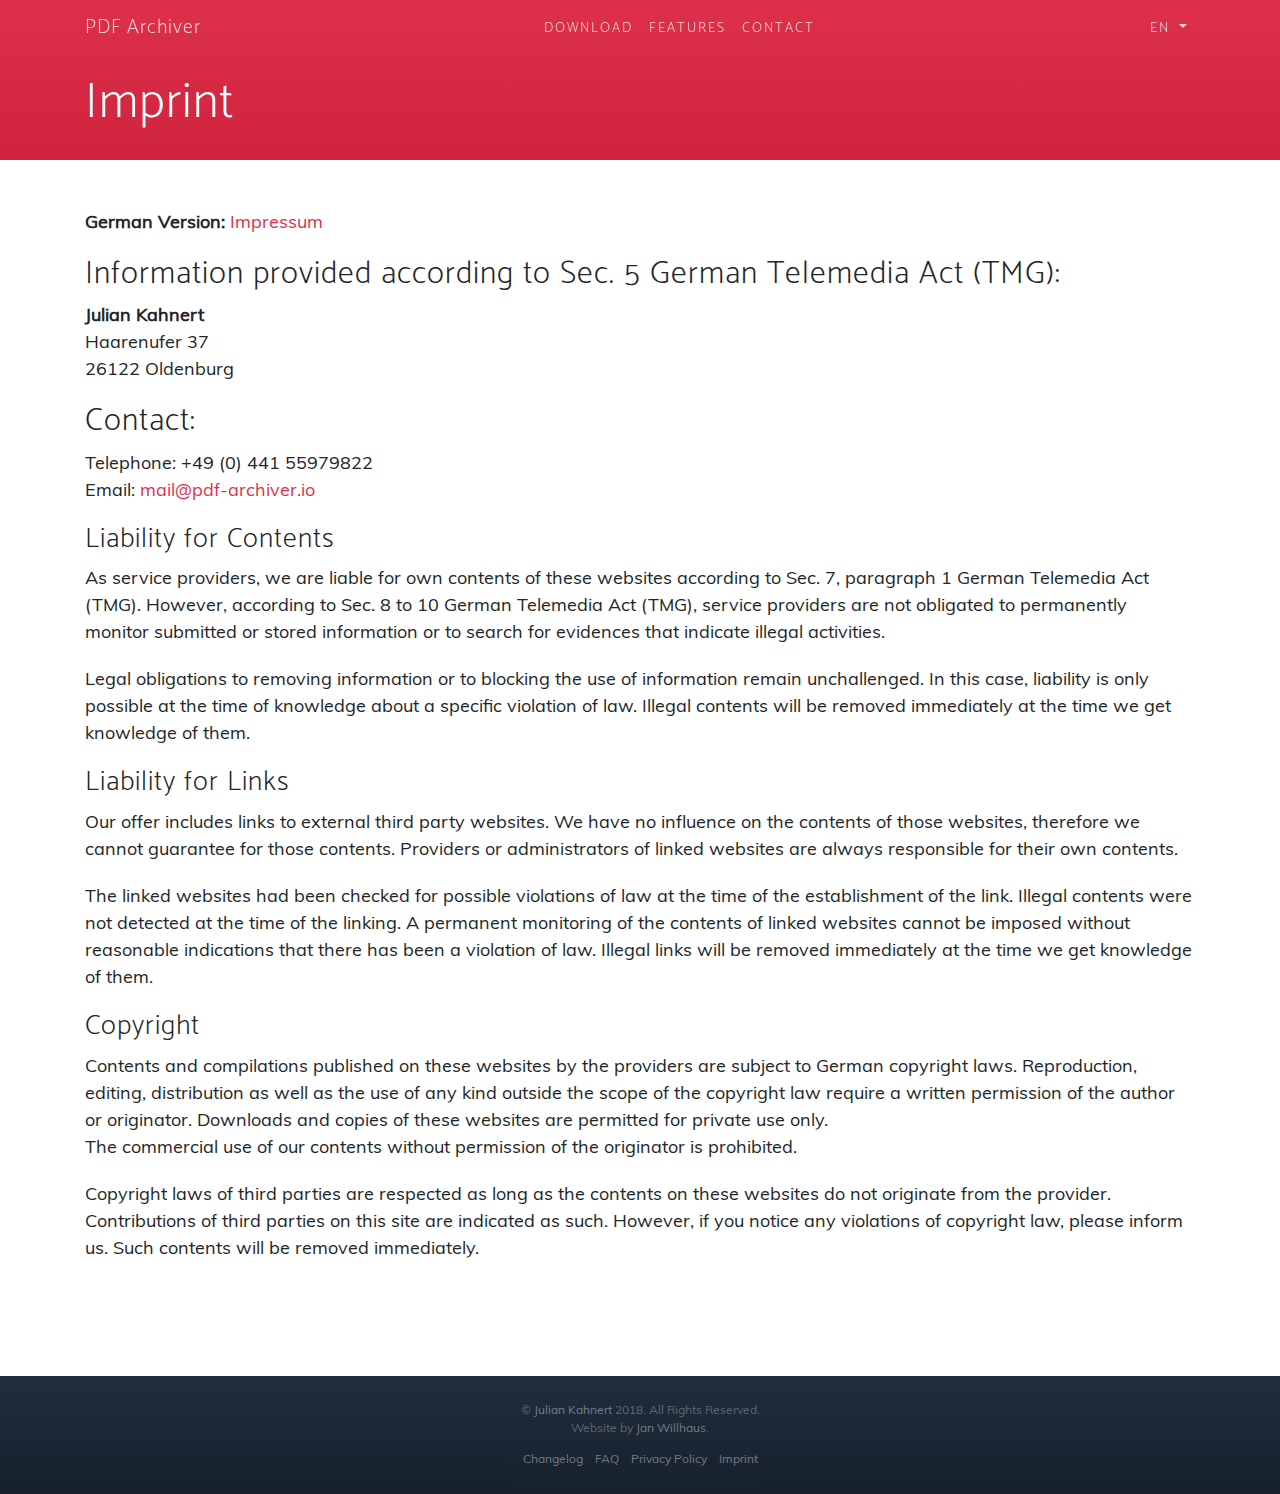
<file: imprint.html>
<!DOCTYPE html>
<html lang="en"><head>

<meta charset="utf-8">
<meta name="viewport" content="width=device-width, initial-scale=1, shrink-to-fit=no">

<link rel="apple-touch-icon" sizes="180x180" href="/assets/img/favicon/apple-touch-icon.png">
<link rel="icon" type="image/png" sizes="32x32" href="/assets/img/favicon/favicon-32x32.png">
<link rel="icon" type="image/png" sizes="16x16" href="/assets/img/favicon/favicon-16x16.png">
<link rel="manifest" href="/assets/img/favicon/site.webmanifest">
<link rel="mask-icon" href="/assets/img/favicon/safari-pinned-tab.svg" color="#d9334e">
<link rel="shortcut icon" href="/assets/img/favicon/favicon.ico">
<meta name="msapplication-TileColor" content="#d9334e">
<meta name="theme-color" content="#ffffff">



<title>PDF Archiver</title>

<link rel="stylesheet" href="/assets/main.css">

<!-- Add SEO tags -->
<!-- Begin Jekyll SEO tag v2.4.0 -->
<title>pages.imprint | PDF Archiver</title>
<meta name="generator" content="Jekyll v3.7.3" />
<meta property="og:title" content="pages.imprint" />
<meta name="author" content="Julian Kahnert" />
<meta property="og:locale" content="en" />
<meta name="description" content="Tag and archive your scanned documents using a simple yet powerful naming scheme—with PDF Archiver." />
<meta property="og:description" content="Tag and archive your scanned documents using a simple yet powerful naming scheme—with PDF Archiver." />
<link rel="canonical" href="pdf-archiver.io/imprint" />
<meta property="og:url" content="pdf-archiver.io/imprint" />
<meta property="og:site_name" content="PDF Archiver" />
<script type="application/ld+json">
{"description":"Tag and archive your scanned documents using a simple yet powerful naming scheme—with PDF Archiver.","author":{"@type":"Person","name":"Julian Kahnert"},"@type":"WebPage","url":"pdf-archiver.io/imprint","headline":"pages.imprint","@context":"http://schema.org"}</script>
<!-- End Jekyll SEO tag -->

<meta property="og:image" content="/assets/img/opengraph-preview.png" />

</head><body id="page-top"><!-- Navigation -->
<nav class="navbar navbar-expand-lg navbar-light fixed-top" id="mainNav">
  <div class="container">
    <a class="navbar-brand js-scroll-trigger" href="/#page-top">PDF Archiver</a>
    <button class="navbar-toggler navbar-toggler-right" type="button" data-toggle="collapse" data-target="#navbarResponsive" aria-controls="navbarResponsive" aria-expanded="false" aria-label="Toggle navigation">
      Menu
      <i class="fa fa-bars"></i>
    </button>
    <div class="collapse navbar-collapse" id="navbarResponsive">
      <ul class="navbar-nav ml-auto">
        <li class="nav-item">
          <a class="nav-link js-scroll-trigger" href="/#download">Download</a>
        </li>
        <li class="nav-item">
          <a class="nav-link js-scroll-trigger" href="/#features">Features</a>
        </li>
        <li class="nav-item">
          <a class="nav-link js-scroll-trigger" href="/#contact">Contact</a>
        </li>
      </ul>
      <ul class="navbar-nav ml-auto">
        <li class="nav-item dropdown">
          <a class="nav-link dropdown-toggle" href="#" id="navbarLanguageDropdownLink" data-toggle="dropdown" aria-haspopup="true" aria-expanded="false">
            en
          </a>
          <div class="dropdown-menu dropdown-menu-right" aria-labelledby="navbarLanguageDropdownLink">
            
              
              <a class="dropdown-item" href="de/imprint" >Deutsch</a>
            
            
              <a class="dropdown-item disabled" href="#" >English</a>
            
          </div>
        </li>
    </div>
  </div>
</nav>
<header class="pagehead">
  <div class="container">
      <div class="mt-2 mb-3">
        <div class="header-content mx-auto">
          <h1 class="">Imprint</h1>
        </div>
      </div>
  </div>
</header>

<article class="page py-5" id="page">
  <div class="container">
    <div class="page-content">
      <p><strong>German Version:</strong> <a href="/de/imprint/">Impressum</a></p>

<h2>Information provided according to Sec. 5 German Telemedia Act (TMG):</h2>
<p><strong>Julian Kahnert</strong><br />
Haarenufer 37<br />
26122 Oldenburg</p>

<h2>Contact:</h2>
<p>Telephone: +49 (0) 441 55979822<br />
Email: <a href="mailto:mail@pdf-archiver.io">mail@pdf-archiver.io</a></p>

<h3>Liability for Contents</h3>
<p>As service providers, we are liable for own contents of these websites according to Sec. 7, paragraph 1 German Telemedia Act (TMG). However, according to Sec. 8 to 10 German Telemedia Act (TMG), service providers are not obligated to permanently monitor submitted or stored information or to search for evidences that indicate illegal activities.</p>
<p>Legal obligations to removing information or to blocking the use of information remain unchallenged. In this case, liability is only possible at the time of knowledge about a specific violation of law. Illegal contents will be removed immediately at the time we get knowledge of them.</p>
<h3>Liability for Links</h3>
<p>Our offer includes links to external third party websites. We have no influence on the contents of those websites, therefore we cannot guarantee for those contents. Providers or administrators of linked websites are always responsible for their own contents.</p>
<p>The linked websites had been checked for possible violations of law at the time of the establishment of the link. Illegal contents were not detected at the time of the linking. A permanent monitoring of the contents of linked websites cannot be imposed without reasonable indications that there has been a violation of law. Illegal links will be removed immediately at the time we get knowledge of them.</p>
<h3>Copyright</h3>
<p>Contents and compilations published on these websites by the providers are subject to German copyright laws. Reproduction, editing, distribution as well as the use of any kind outside the scope of the copyright law require a written permission of the author or originator. Downloads and copies of these websites are permitted for private use only.<br /> The commercial use of our contents without permission of the originator is prohibited.</p>
<p>Copyright laws of third parties are respected as long as the contents on these websites do not originate from the provider. Contributions of third parties on this site are indicated as such. However, if you notice any violations of copyright law, please inform us. Such contents will be removed immediately.</p>
<p> </p>


    </div>
  </div>
</article>
<footer>
  <div class="container">
    <p>&copy; <a href="https://juliankahnert.de">Julian Kahnert</a> 2018. All Rights Reserved.</p>
    <p>Website by <a href="https://janwillhaus.de">Jan Willhaus</a>.</p>
    <ul class="list-inline">
      <li class="list-inline-item">
        <a href="/changelog">
          Changelog</a>
      </li>
      <li class="list-inline-item">
        <a href="/faq">
          FAQ</a>
      </li>
      <li class="list-inline-item">
        <a href="/privacy">
          Privacy Policy</a>
      </li>
      <li class="list-inline-item">
        <a href="/imprint">
          Imprint</a>
      </li>
    </ul>
  </div>
</footer>

<!-- Bootstrap core JavaScript -->
<script src="/assets/js/jquery.min.js "
  integrity="sha256-FgpCb/KJQlLNfOu91ta32o/NMZxltwRo8QtmkMRdAu8="></script>

<script src="/assets/js/popper.min.js "
  integrity="sha384-cs/chFZiN24E4KMATLdqdvsezGxaGsi4hLGOzlXwp5UZB1LY//20VyM2taTB4QvJ"></script>

<script src="/assets/js/bootstrap.min.js "
  integrity="sha384-uefMccjFJAIv6A+rW+L4AHf99KvxDjWSu1z9VI8SKNVmz4sk7buKt/6v9KI65qnm"></script>

<!-- Plugin JavaScript -->
<script src="/assets/js/jquery.easing.min.js "
        integrity="sha256-H3cjtrm/ztDeuhCN9I4yh4iN2Ybx/y1RM7rMmAesA0k="></script>

<!-- Custom scripts for this template -->
<script src="/assets/js/main.js "></script>

</body>

</html>
</file>
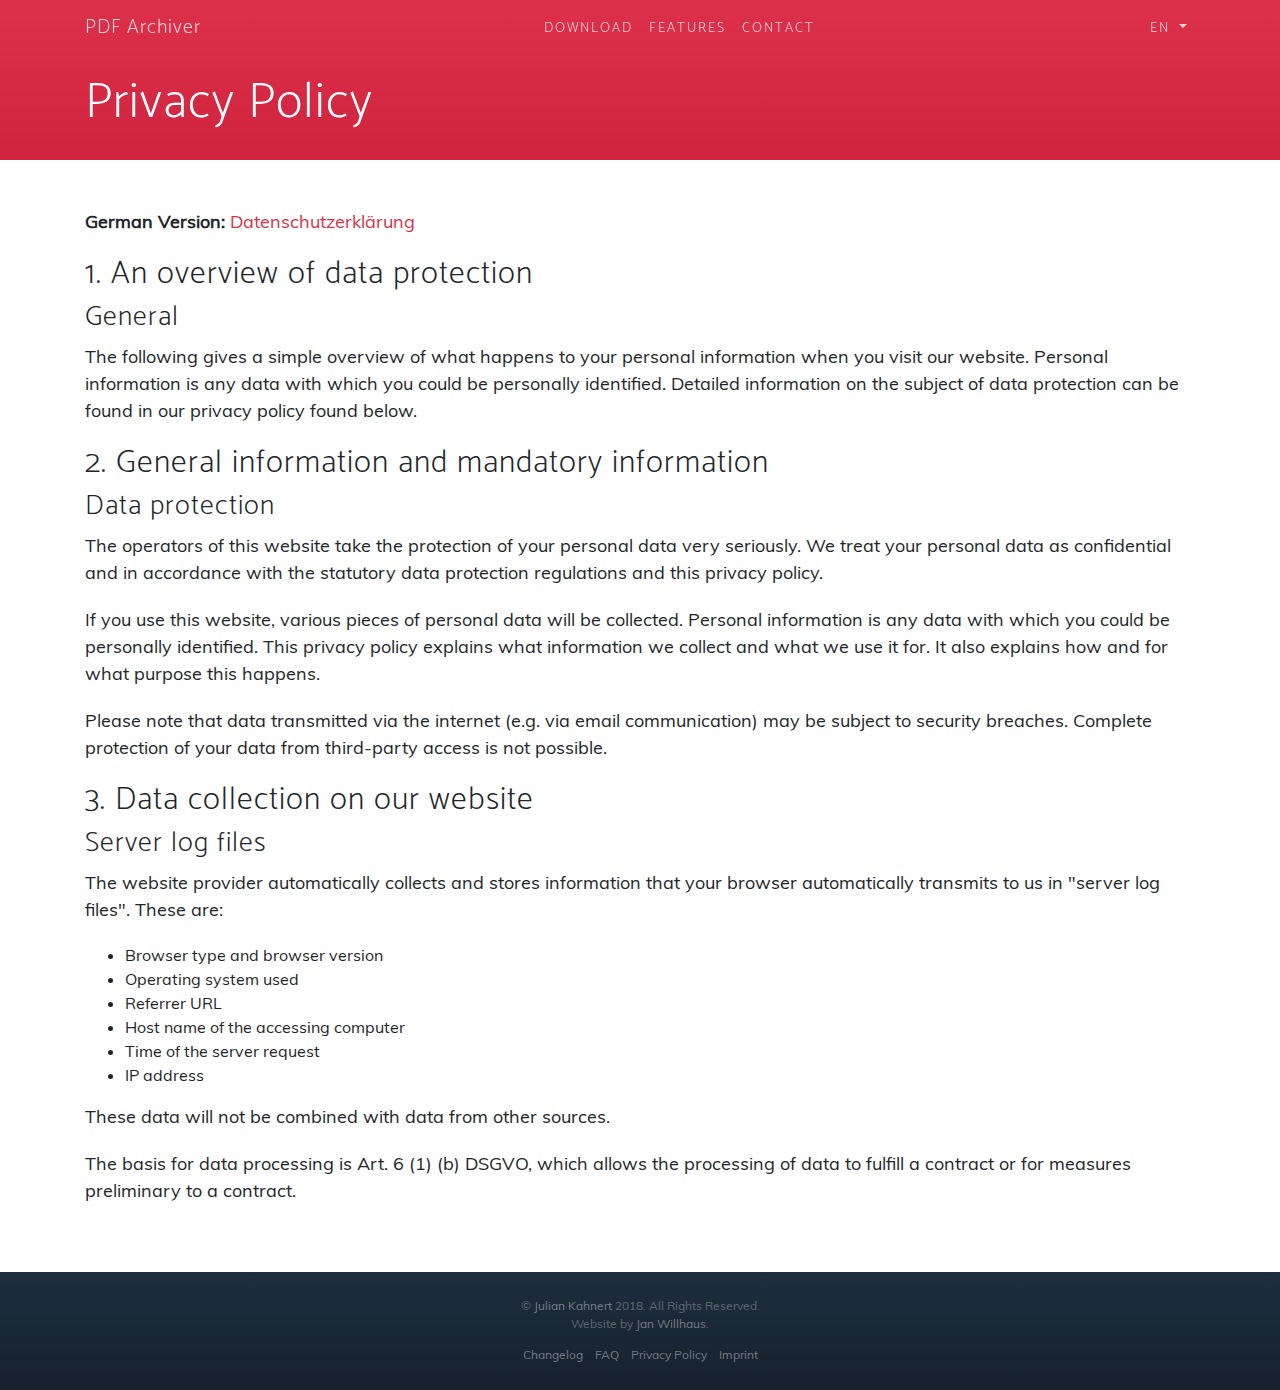
<file: privacy.html>
<!DOCTYPE html>
<html lang="en"><head>

<meta charset="utf-8">
<meta name="viewport" content="width=device-width, initial-scale=1, shrink-to-fit=no">

<link rel="apple-touch-icon" sizes="180x180" href="/assets/img/favicon/apple-touch-icon.png">
<link rel="icon" type="image/png" sizes="32x32" href="/assets/img/favicon/favicon-32x32.png">
<link rel="icon" type="image/png" sizes="16x16" href="/assets/img/favicon/favicon-16x16.png">
<link rel="manifest" href="/assets/img/favicon/site.webmanifest">
<link rel="mask-icon" href="/assets/img/favicon/safari-pinned-tab.svg" color="#d9334e">
<link rel="shortcut icon" href="/assets/img/favicon/favicon.ico">
<meta name="msapplication-TileColor" content="#d9334e">
<meta name="theme-color" content="#ffffff">



<title>PDF Archiver</title>

<link rel="stylesheet" href="/assets/main.css">

<!-- Add SEO tags -->
<!-- Begin Jekyll SEO tag v2.4.0 -->
<title>pages.privacy | PDF Archiver</title>
<meta name="generator" content="Jekyll v3.7.3" />
<meta property="og:title" content="pages.privacy" />
<meta name="author" content="Julian Kahnert" />
<meta property="og:locale" content="en" />
<meta name="description" content="Tag and archive your scanned documents using a simple yet powerful naming scheme—with PDF Archiver." />
<meta property="og:description" content="Tag and archive your scanned documents using a simple yet powerful naming scheme—with PDF Archiver." />
<link rel="canonical" href="pdf-archiver.io/privacy" />
<meta property="og:url" content="pdf-archiver.io/privacy" />
<meta property="og:site_name" content="PDF Archiver" />
<script type="application/ld+json">
{"description":"Tag and archive your scanned documents using a simple yet powerful naming scheme—with PDF Archiver.","author":{"@type":"Person","name":"Julian Kahnert"},"@type":"WebPage","url":"pdf-archiver.io/privacy","headline":"pages.privacy","@context":"http://schema.org"}</script>
<!-- End Jekyll SEO tag -->

<meta property="og:image" content="/assets/img/opengraph-preview.png" />

</head><body id="page-top"><!-- Navigation -->
<nav class="navbar navbar-expand-lg navbar-light fixed-top" id="mainNav">
  <div class="container">
    <a class="navbar-brand js-scroll-trigger" href="/#page-top">PDF Archiver</a>
    <button class="navbar-toggler navbar-toggler-right" type="button" data-toggle="collapse" data-target="#navbarResponsive" aria-controls="navbarResponsive" aria-expanded="false" aria-label="Toggle navigation">
      Menu
      <i class="fa fa-bars"></i>
    </button>
    <div class="collapse navbar-collapse" id="navbarResponsive">
      <ul class="navbar-nav ml-auto">
        <li class="nav-item">
          <a class="nav-link js-scroll-trigger" href="/#download">Download</a>
        </li>
        <li class="nav-item">
          <a class="nav-link js-scroll-trigger" href="/#features">Features</a>
        </li>
        <li class="nav-item">
          <a class="nav-link js-scroll-trigger" href="/#contact">Contact</a>
        </li>
      </ul>
      <ul class="navbar-nav ml-auto">
        <li class="nav-item dropdown">
          <a class="nav-link dropdown-toggle" href="#" id="navbarLanguageDropdownLink" data-toggle="dropdown" aria-haspopup="true" aria-expanded="false">
            en
          </a>
          <div class="dropdown-menu dropdown-menu-right" aria-labelledby="navbarLanguageDropdownLink">
            
              
              <a class="dropdown-item" href="de/privacy" >Deutsch</a>
            
            
              <a class="dropdown-item disabled" href="#" >English</a>
            
          </div>
        </li>
    </div>
  </div>
</nav>
<header class="pagehead">
  <div class="container">
      <div class="mt-2 mb-3">
        <div class="header-content mx-auto">
          <h1 class="">Privacy Policy</h1>
        </div>
      </div>
  </div>
</header>

<article class="page py-5" id="page">
  <div class="container">
    <div class="page-content">
      <p><strong>German Version:</strong> <a href="/de/privacy/">Datenschutzerklärung</a></p>

<h2>1. An overview of data protection</h2>
<h3>General</h3>
<p>The following gives a simple overview of what happens to your personal information when you visit our website. Personal information is any data with which you could be personally identified. Detailed information on the subject of data protection can be found in our privacy policy found below.</p>
<h2>2. General information and mandatory information</h2>
<h3>Data protection</h3>
<p>The operators of this website take the protection of your personal data very seriously. We treat your personal data as confidential and in accordance with the statutory data protection regulations and this privacy policy.</p>
<p>If you use this website, various pieces of personal data will be collected. Personal information is any data with which you could be personally identified. This privacy policy explains what information we collect and what we use it for. It also explains how and for what purpose this happens.</p>
<p>Please note that data transmitted via the internet (e.g. via email communication) may be subject to security breaches. Complete protection of your data from third-party access is not possible.</p>
<h2>3. Data collection on our website</h2>
<h3>Server log files</h3>
<p>The website provider automatically collects and stores information that your browser automatically transmits to us in "server log files". These are:</p>
<ul> <li>Browser type and browser version</li> <li>Operating system used</li> <li>Referrer URL</li> <li>Host name of the accessing computer</li> <li>Time of the server request</li> <li>IP address</li> </ul>
<p>These data will not be combined with data from other sources.</p>
<p>The basis for data processing is Art. 6 (1) (b) DSGVO, which allows the processing of data to fulfill a contract or for measures preliminary to a contract.</p>


    </div>
  </div>
</article>
<footer>
  <div class="container">
    <p>&copy; <a href="https://juliankahnert.de">Julian Kahnert</a> 2018. All Rights Reserved.</p>
    <p>Website by <a href="https://janwillhaus.de">Jan Willhaus</a>.</p>
    <ul class="list-inline">
      <li class="list-inline-item">
        <a href="/changelog">
          Changelog</a>
      </li>
      <li class="list-inline-item">
        <a href="/faq">
          FAQ</a>
      </li>
      <li class="list-inline-item">
        <a href="/privacy">
          Privacy Policy</a>
      </li>
      <li class="list-inline-item">
        <a href="/imprint">
          Imprint</a>
      </li>
    </ul>
  </div>
</footer>

<!-- Bootstrap core JavaScript -->
<script src="/assets/js/jquery.min.js "
  integrity="sha256-FgpCb/KJQlLNfOu91ta32o/NMZxltwRo8QtmkMRdAu8="></script>

<script src="/assets/js/popper.min.js "
  integrity="sha384-cs/chFZiN24E4KMATLdqdvsezGxaGsi4hLGOzlXwp5UZB1LY//20VyM2taTB4QvJ"></script>

<script src="/assets/js/bootstrap.min.js "
  integrity="sha384-uefMccjFJAIv6A+rW+L4AHf99KvxDjWSu1z9VI8SKNVmz4sk7buKt/6v9KI65qnm"></script>

<!-- Plugin JavaScript -->
<script src="/assets/js/jquery.easing.min.js "
        integrity="sha256-H3cjtrm/ztDeuhCN9I4yh4iN2Ybx/y1RM7rMmAesA0k="></script>

<!-- Custom scripts for this template -->
<script src="/assets/js/main.js "></script>

</body>

</html>
</file>
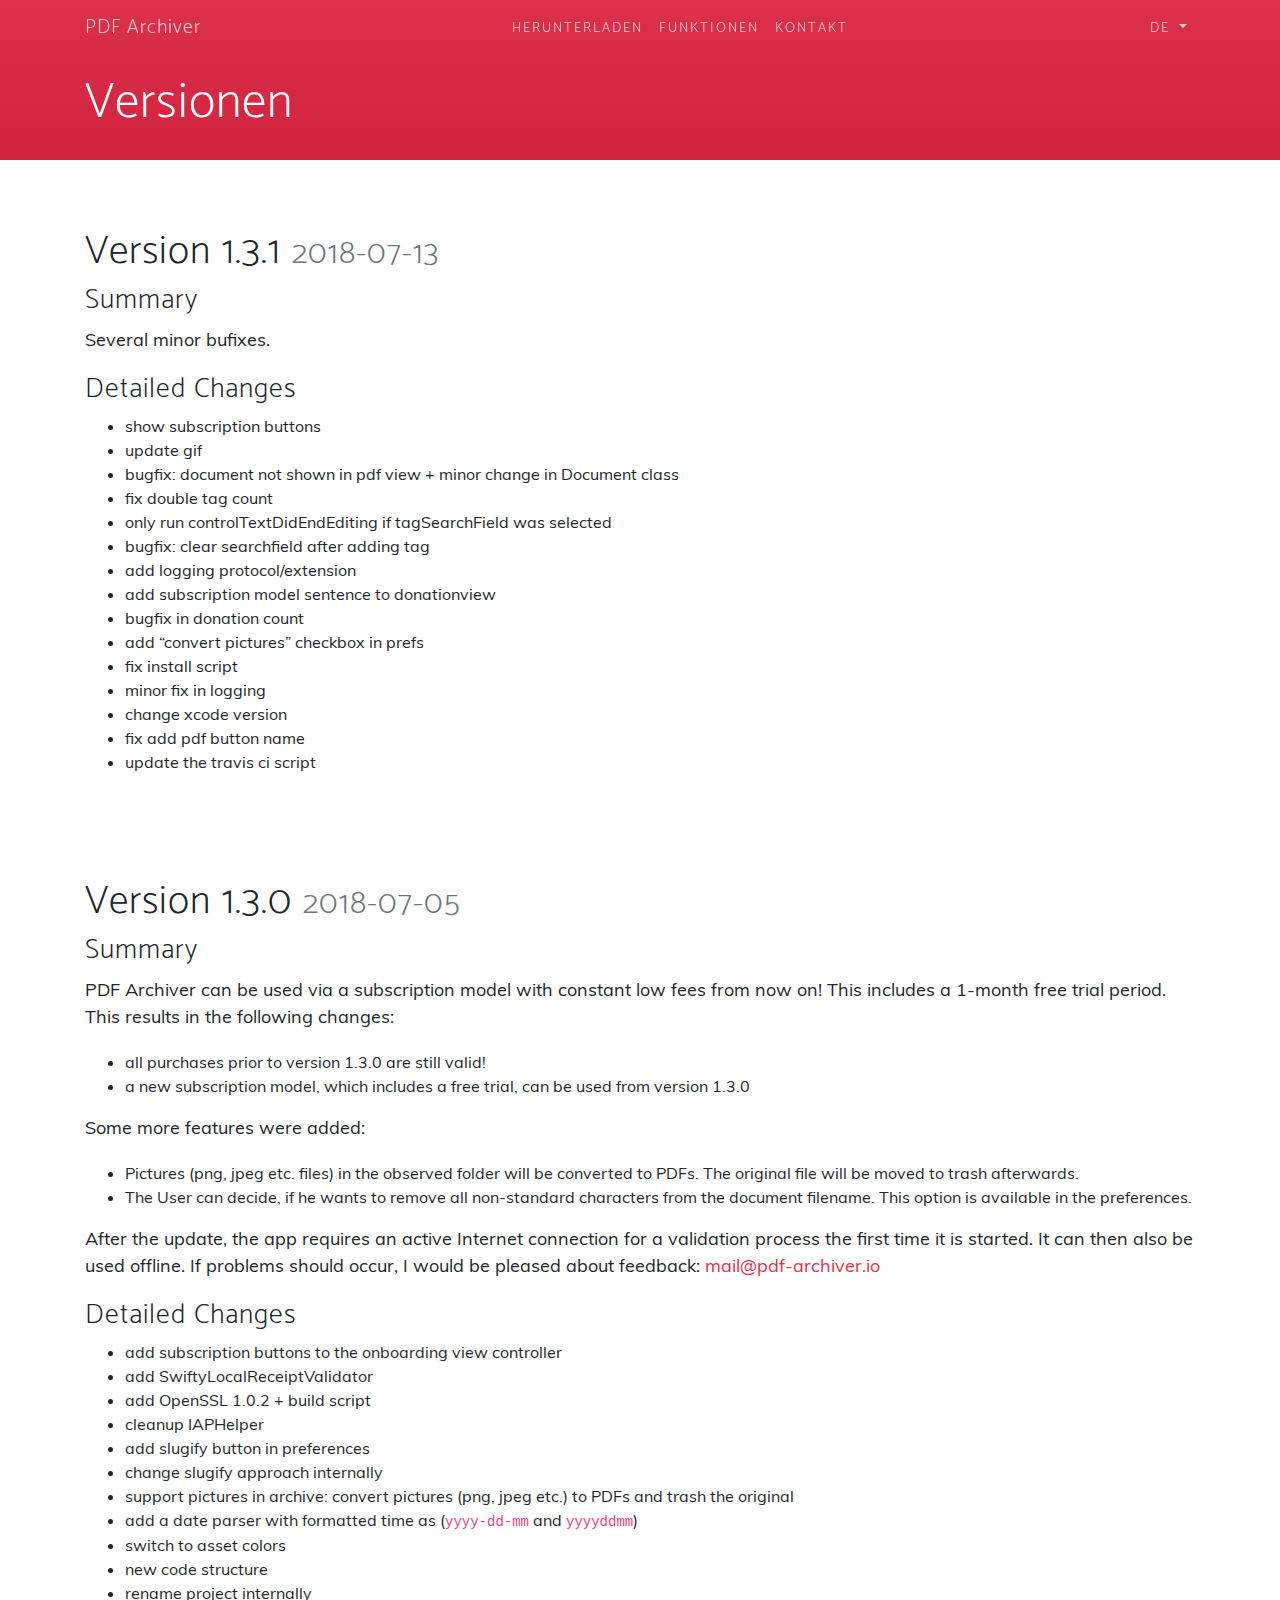
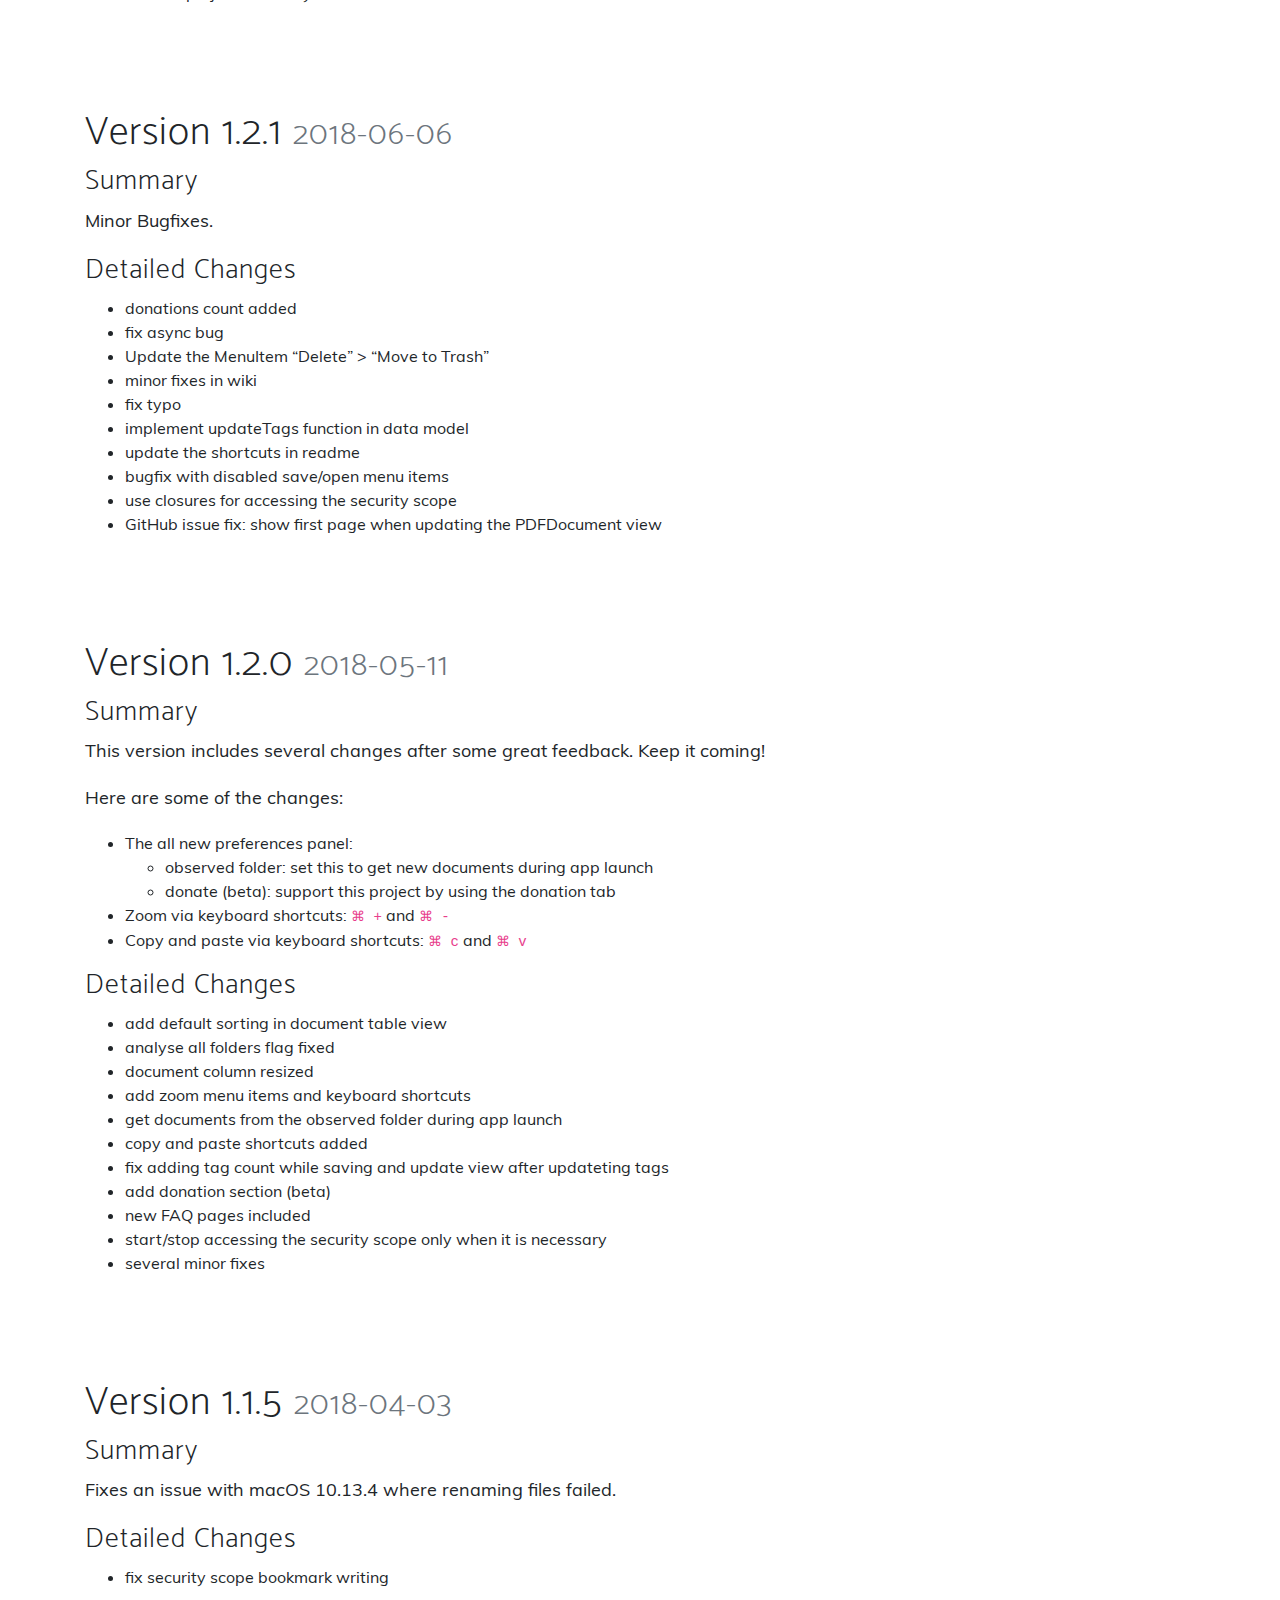
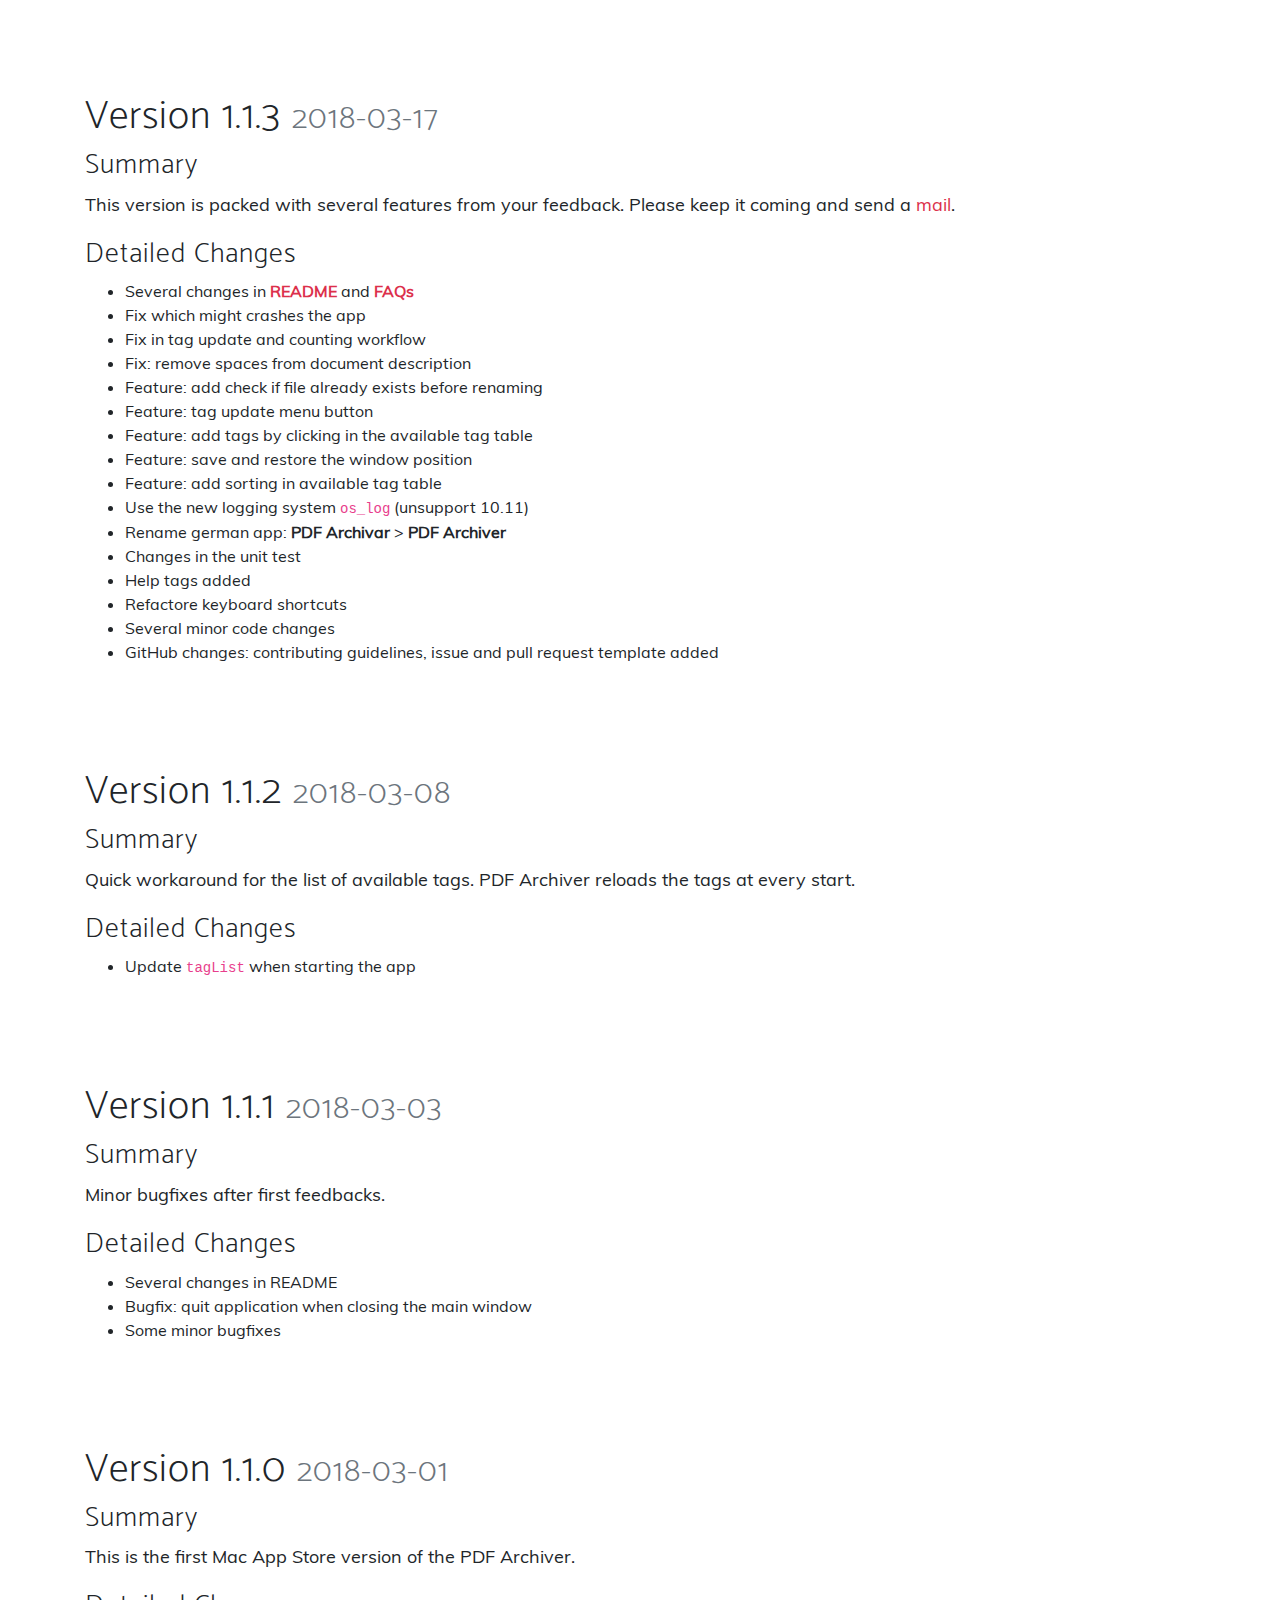
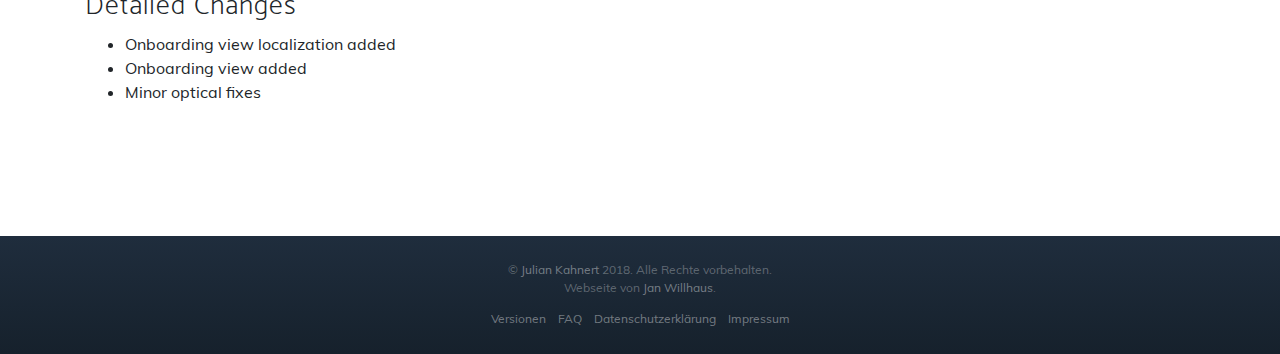
<file: de/changelog.html>
<!DOCTYPE html>
<html lang="de"><head>

<meta charset="utf-8">
<meta name="viewport" content="width=device-width, initial-scale=1, shrink-to-fit=no">

<link rel="apple-touch-icon" sizes="180x180" href="/assets/img/favicon/apple-touch-icon.png">
<link rel="icon" type="image/png" sizes="32x32" href="/assets/img/favicon/favicon-32x32.png">
<link rel="icon" type="image/png" sizes="16x16" href="/assets/img/favicon/favicon-16x16.png">
<link rel="manifest" href="/assets/img/favicon/site.webmanifest">
<link rel="mask-icon" href="/assets/img/favicon/safari-pinned-tab.svg" color="#d9334e">
<link rel="shortcut icon" href="/assets/img/favicon/favicon.ico">
<meta name="msapplication-TileColor" content="#d9334e">
<meta name="theme-color" content="#ffffff">



<title>PDF Archiver</title>

<link rel="stylesheet" href="/assets/main.css">

<!-- Add SEO tags -->
<!-- Begin Jekyll SEO tag v2.4.0 -->
<title>pages.changelog | PDF Archiver</title>
<meta name="generator" content="Jekyll v3.7.3" />
<meta property="og:title" content="pages.changelog" />
<meta name="author" content="Julian Kahnert" />
<meta property="og:locale" content="de" />
<meta name="description" content="Tag and archive your scanned documents using a simple yet powerful naming scheme—with PDF Archiver." />
<meta property="og:description" content="Tag and archive your scanned documents using a simple yet powerful naming scheme—with PDF Archiver." />
<link rel="canonical" href="pdf-archiver.io/de/changelog" />
<meta property="og:url" content="pdf-archiver.io/de/changelog" />
<meta property="og:site_name" content="PDF Archiver" />
<script type="application/ld+json">
{"description":"Tag and archive your scanned documents using a simple yet powerful naming scheme—with PDF Archiver.","author":{"@type":"Person","name":"Julian Kahnert"},"@type":"WebPage","url":"pdf-archiver.io/de/changelog","headline":"pages.changelog","@context":"http://schema.org"}</script>
<!-- End Jekyll SEO tag -->

<meta property="og:image" content="/assets/img/opengraph-preview.png" />

</head><body id="page-top"><!-- Navigation -->
<nav class="navbar navbar-expand-lg navbar-light fixed-top" id="mainNav">
  <div class="container">
    <a class="navbar-brand js-scroll-trigger" href="/de/#page-top">PDF Archiver</a>
    <button class="navbar-toggler navbar-toggler-right" type="button" data-toggle="collapse" data-target="#navbarResponsive" aria-controls="navbarResponsive" aria-expanded="false" aria-label="Toggle navigation">
      Menü
      <i class="fa fa-bars"></i>
    </button>
    <div class="collapse navbar-collapse" id="navbarResponsive">
      <ul class="navbar-nav ml-auto">
        <li class="nav-item">
          <a class="nav-link js-scroll-trigger" href="/de/#download">Herunterladen</a>
        </li>
        <li class="nav-item">
          <a class="nav-link js-scroll-trigger" href="/de/#features">Funktionen</a>
        </li>
        <li class="nav-item">
          <a class="nav-link js-scroll-trigger" href="/de/#contact">Kontakt</a>
        </li>
      </ul>
      <ul class="navbar-nav ml-auto">
        <li class="nav-item dropdown">
          <a class="nav-link dropdown-toggle" href="#" id="navbarLanguageDropdownLink" data-toggle="dropdown" aria-haspopup="true" aria-expanded="false">
            de
          </a>
          <div class="dropdown-menu dropdown-menu-right" aria-labelledby="navbarLanguageDropdownLink">
            
              <a class="dropdown-item disabled" href="#" >Deutsch</a>
            
            
              
              <a class="dropdown-item" href="/changelog" >English</a>
            
          </div>
        </li>
    </div>
  </div>
</nav>
<header class="pagehead">
  <div class="container">
      <div class="mt-2 mb-3">
        <div class="header-content mx-auto">
          <h1 class="">Versionen</h1>
        </div>
      </div>
  </div>
</header>

<article class="page py-5" id="page">
  <div class="container">
    <div class="page-content">
      <section class="app_version mb-5"><h2 id="version2018-07-13_1.3.1">
      Version 1.3.1
      <small class="text-muted">2018-07-13</small>
  </h2>
  <h3 id="summary">Summary</h3>

<p>Several minor bufixes.</p>

<h3 id="detailed-changes">Detailed Changes</h3>

<ul>
  <li>show subscription buttons</li>
  <li>update gif</li>
  <li>bugfix: document not shown in pdf view + minor change in Document class</li>
  <li>fix double tag count</li>
  <li>only run controlTextDidEndEditing if tagSearchField was selected</li>
  <li>bugfix: clear searchfield after adding tag</li>
  <li>add logging protocol/extension</li>
  <li>add subscription model sentence to donationview</li>
  <li>bugfix in donation count</li>
  <li>add “convert pictures” checkbox in prefs</li>
  <li>fix install script</li>
  <li>minor fix in logging</li>
  <li>change xcode version</li>
  <li>fix add pdf button name</li>
  <li>update the travis ci script</li>
</ul>

</section>
<section class="app_version mb-5"><h2 id="version2018-07-05_1.3.0">
      Version 1.3.0
      <small class="text-muted">2018-07-05</small>
  </h2>
  <h3 id="summary">Summary</h3>

<p>PDF Archiver can be used via a subscription model with constant low fees from now on!
This includes a 1-month free trial period.
This results in the following changes:</p>

<ul>
  <li>all purchases prior to version 1.3.0 are still valid!</li>
  <li>a new subscription model, which includes a free trial, can be used from version 1.3.0</li>
</ul>

<p>Some more features were added:</p>

<ul>
  <li>Pictures (png, jpeg etc. files) in the observed folder will be converted to PDFs. The original file will be moved to trash afterwards.</li>
  <li>The User can decide, if he wants to remove all non-standard characters from the document filename. This option is available in the preferences.</li>
</ul>

<p>After the update, the app requires an active Internet connection for a validation process the first time it is started. It can then also be used offline.
If problems should occur, I would be pleased about feedback: <a href="mailto:mail@pdf-archiver.io">mail@pdf-archiver.io</a></p>

<h3 id="detailed-changes">Detailed Changes</h3>

<ul>
  <li>add subscription buttons to the onboarding view controller</li>
  <li>add SwiftyLocalReceiptValidator</li>
  <li>add OpenSSL 1.0.2 + build script</li>
  <li>cleanup IAPHelper</li>
  <li>add slugify button in preferences</li>
  <li>change slugify approach internally</li>
  <li>support pictures in archive: convert pictures (png, jpeg etc.) to PDFs and trash the original</li>
  <li>add a date parser with formatted time as (<code class="highlighter-rouge">yyyy-dd-mm</code> and <code class="highlighter-rouge">yyyyddmm</code>)</li>
  <li>switch to asset colors</li>
  <li>new code structure</li>
  <li>rename project internally</li>
</ul>

</section>
<section class="app_version mb-5"><h2 id="version2018-06-06_1.2.1">
      Version 1.2.1
      <small class="text-muted">2018-06-06</small>
  </h2>
  <h3 id="summary">Summary</h3>

<p>Minor Bugfixes.</p>

<h3 id="detailed-changes">Detailed Changes</h3>

<ul>
  <li>donations count added</li>
  <li>fix async bug</li>
  <li>Update the MenuItem “Delete” &gt; “Move to Trash”</li>
  <li>minor fixes in wiki</li>
  <li>fix typo</li>
  <li>implement updateTags function in data model</li>
  <li>update the shortcuts in readme</li>
  <li>bugfix with disabled save/open menu items</li>
  <li>use closures for accessing the security scope</li>
  <li>GitHub issue fix: show first page when updating the PDFDocument view</li>
</ul>

</section>
<section class="app_version mb-5"><h2 id="version2018-05-11_1.2.0">
      Version 1.2.0
      <small class="text-muted">2018-05-11</small>
  </h2>
  <h3 id="summary">Summary</h3>

<p>This version includes several changes after some great feedback.
Keep it coming!</p>

<p>Here are some of the changes:</p>
<ul>
  <li>The all new preferences panel:
    <ul>
      <li>observed folder: set this to get new documents during app launch</li>
      <li>donate (beta): support this project by using the donation tab</li>
    </ul>
  </li>
  <li>Zoom via keyboard shortcuts: <code class="highlighter-rouge">⌘ +</code> and <code class="highlighter-rouge">⌘ -</code></li>
  <li>Copy and paste via keyboard shortcuts: <code class="highlighter-rouge">⌘ c</code> and <code class="highlighter-rouge">⌘ v</code></li>
</ul>

<h3 id="detailed-changes">Detailed Changes</h3>

<ul>
  <li>add default sorting in document table view</li>
  <li>analyse all folders flag fixed</li>
  <li>document column resized</li>
  <li>add zoom menu items and keyboard shortcuts</li>
  <li>get documents from the observed folder during app launch</li>
  <li>copy and paste shortcuts added</li>
  <li>fix adding tag count while saving and update view after updateting tags</li>
  <li>add donation section (beta)</li>
  <li>new FAQ pages included</li>
  <li>start/stop accessing the security scope only when it is necessary</li>
  <li>several minor fixes</li>
</ul>

</section>
<section class="app_version mb-5"><h2 id="version2018-04-03_1.1.5">
      Version 1.1.5
      <small class="text-muted">2018-04-03</small>
  </h2>
  <h3 id="summary">Summary</h3>

<p>Fixes an issue with macOS 10.13.4 where renaming files failed.</p>

<h3 id="detailed-changes">Detailed Changes</h3>

<ul>
  <li>fix security scope bookmark writing</li>
</ul>

</section>
<section class="app_version mb-5"><h2 id="version2018-03-17_1.1.3">
      Version 1.1.3
      <small class="text-muted">2018-03-17</small>
  </h2>
  <h3 id="summary">Summary</h3>

<p>This version is packed with several features from your feedback.
Please keep it coming and send a <a href="mailto:feature-request@pdf-archiver.mailclark.ai">mail</a>.</p>

<h3 id="detailed-changes">Detailed Changes</h3>

<ul>
  <li>Several changes in <a href="https://github.com/PDF-Archiver/PDF-Archiver/blob/master/README.md"><strong>README</strong></a> and <a href="https://github.com/PDF-Archiver/PDF-Archiver/wiki/FAQs"><strong>FAQs</strong></a></li>
  <li>Fix which might crashes the app</li>
  <li>Fix in tag update and counting workflow</li>
  <li>Fix: remove spaces from document description</li>
  <li>Feature: add check if file already exists before renaming</li>
  <li>Feature: tag update menu button</li>
  <li>Feature: add tags by clicking in the available tag table</li>
  <li>Feature: save and restore the window position</li>
  <li>Feature: add sorting in available tag table</li>
  <li>Use the new logging system <code class="highlighter-rouge">os_log</code> (unsupport 10.11)</li>
  <li>Rename german app: <strong>PDF Archivar</strong> &gt; <strong>PDF Archiver</strong></li>
  <li>Changes in the unit test</li>
  <li>Help tags added</li>
  <li>Refactore keyboard shortcuts</li>
  <li>Several minor code changes</li>
  <li>GitHub changes: contributing guidelines, issue and pull request template added</li>
</ul>

</section>
<section class="app_version mb-5"><h2 id="version2018-03-08_1.1.2">
      Version 1.1.2
      <small class="text-muted">2018-03-08</small>
  </h2>
  <h3 id="summary">Summary</h3>

<p>Quick workaround for the list of available tags.
PDF Archiver reloads the tags at every start.</p>

<h3 id="detailed-changes">Detailed Changes</h3>

<ul>
  <li>Update <code class="highlighter-rouge">tagList</code> when starting the app</li>
</ul>

</section>
<section class="app_version mb-5"><h2 id="version2018-03-03_1.1.1">
      Version 1.1.1
      <small class="text-muted">2018-03-03</small>
  </h2>
  <h3 id="summary">Summary</h3>

<p>Minor bugfixes after first feedbacks.</p>

<h3 id="detailed-changes">Detailed Changes</h3>

<ul>
  <li>Several changes in README</li>
  <li>Bugfix: quit application when closing the main window</li>
  <li>Some minor bugfixes</li>
</ul>

</section>
<section class="app_version mb-5"><h2 id="version2018-03-01_1.1.0">
      Version 1.1.0
      <small class="text-muted">2018-03-01</small>
  </h2>
  <h3 id="summary">Summary</h3>

<p>This is the first Mac App Store version of the PDF Archiver.</p>

<h3 id="detailed-changes">Detailed Changes</h3>

<ul>
  <li>Onboarding view localization added</li>
  <li>Onboarding view added</li>
  <li>Minor optical fixes</li>
</ul>

</section>

    </div>
  </div>
</article>
<footer>
  <div class="container">
    <p>&copy; <a href="https://juliankahnert.de">Julian Kahnert</a> 2018. Alle Rechte vorbehalten.</p>
    <p>Webseite von <a href="https://janw.xyz">Jan Willhaus</a>.</p>
    <ul class="list-inline">
      <li class="list-inline-item">
        <a href="/de/changelog">
          Versionen</a>
      </li>
      <li class="list-inline-item">
        <a href="/de/faq">
          FAQ</a>
      </li>
      <li class="list-inline-item">
        <a href="/de/privacy/">
          Datenschutzerklärung</a>
      </li>
      <li class="list-inline-item">
        <a href="/de/imprint/">
          Impressum</a>
      </li>
    </ul>
  </div>
</footer>

<!-- Bootstrap core JavaScript -->
<script src="/assets/js/jquery.min.js "
  integrity="sha256-FgpCb/KJQlLNfOu91ta32o/NMZxltwRo8QtmkMRdAu8="></script>

<script src="/assets/js/popper.min.js "
  integrity="sha384-cs/chFZiN24E4KMATLdqdvsezGxaGsi4hLGOzlXwp5UZB1LY//20VyM2taTB4QvJ"></script>

<script src="/assets/js/bootstrap.min.js "
  integrity="sha384-uefMccjFJAIv6A+rW+L4AHf99KvxDjWSu1z9VI8SKNVmz4sk7buKt/6v9KI65qnm"></script>

<!-- Plugin JavaScript -->
<script src="/assets/js/jquery.easing.min.js "
        integrity="sha256-H3cjtrm/ztDeuhCN9I4yh4iN2Ybx/y1RM7rMmAesA0k="></script>

<!-- Custom scripts for this template -->
<script src="/assets/js/main.js "></script>

</body>

</html>
</file>
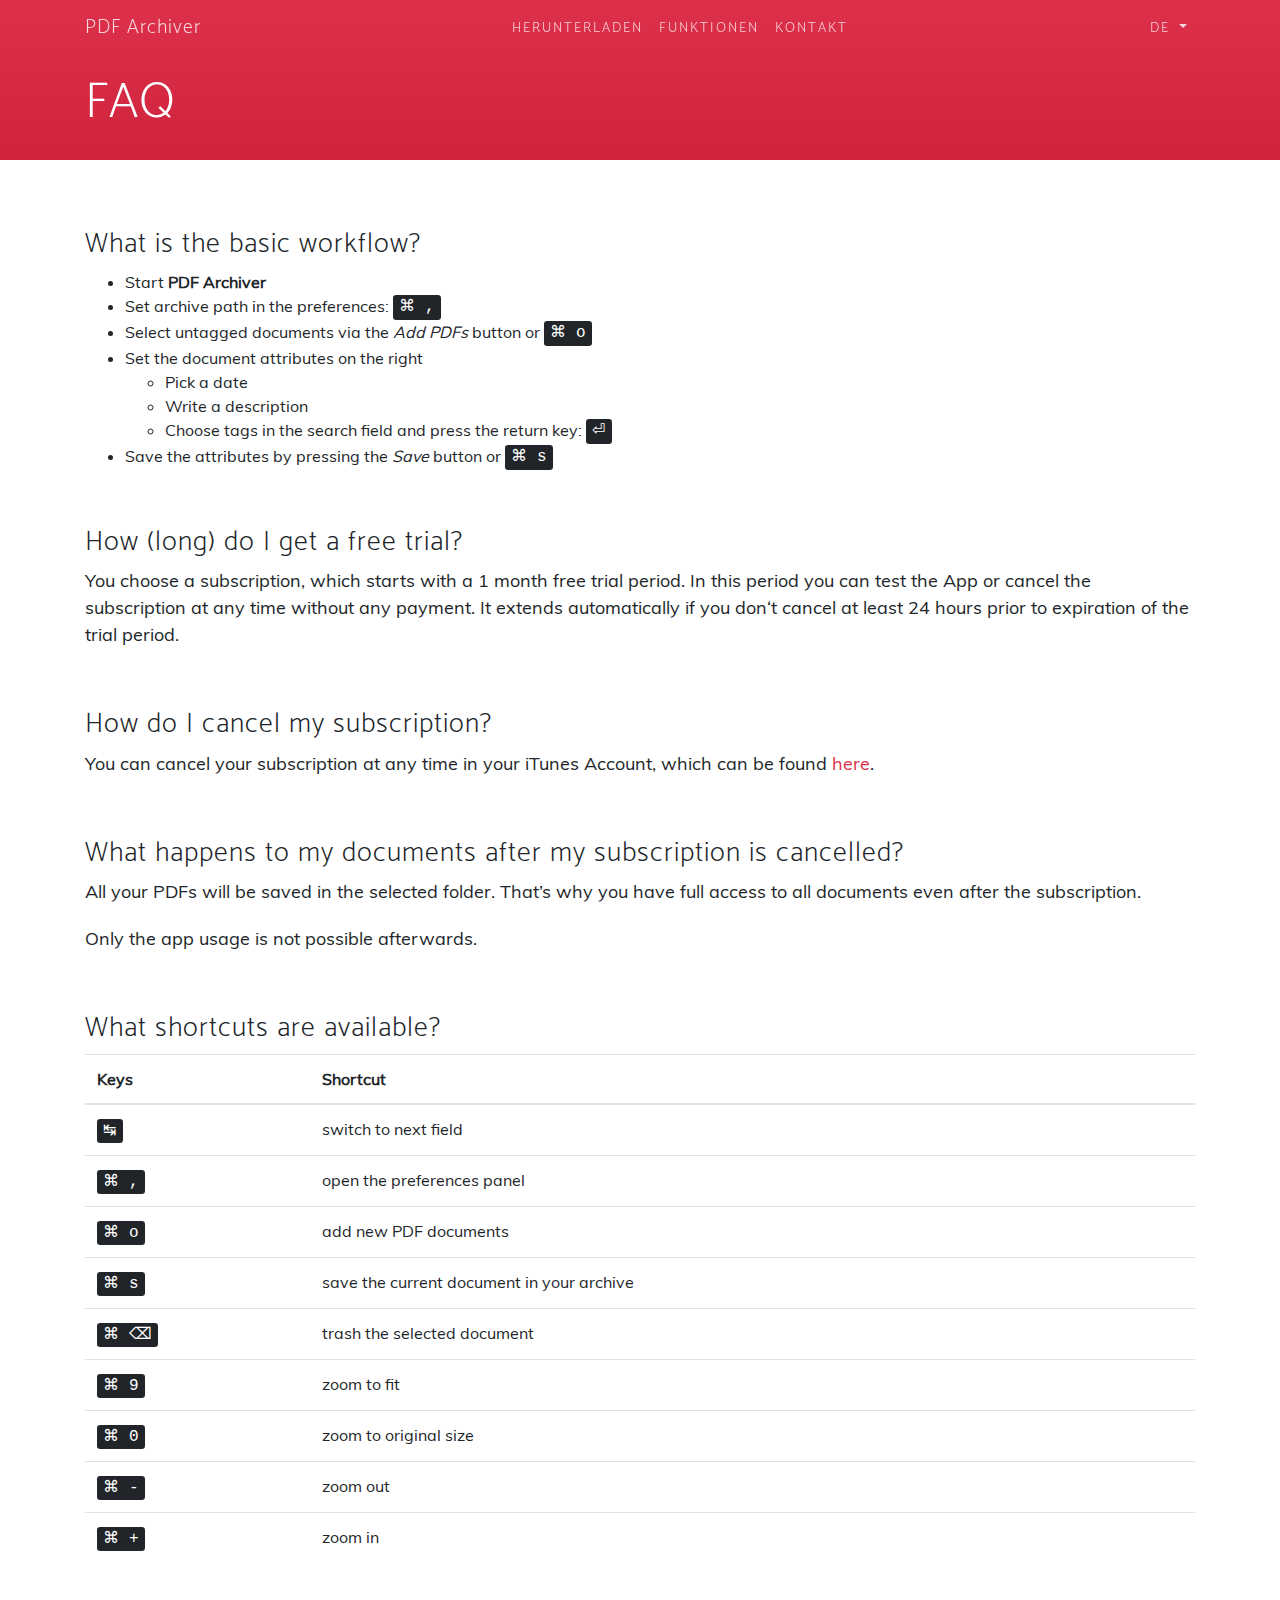
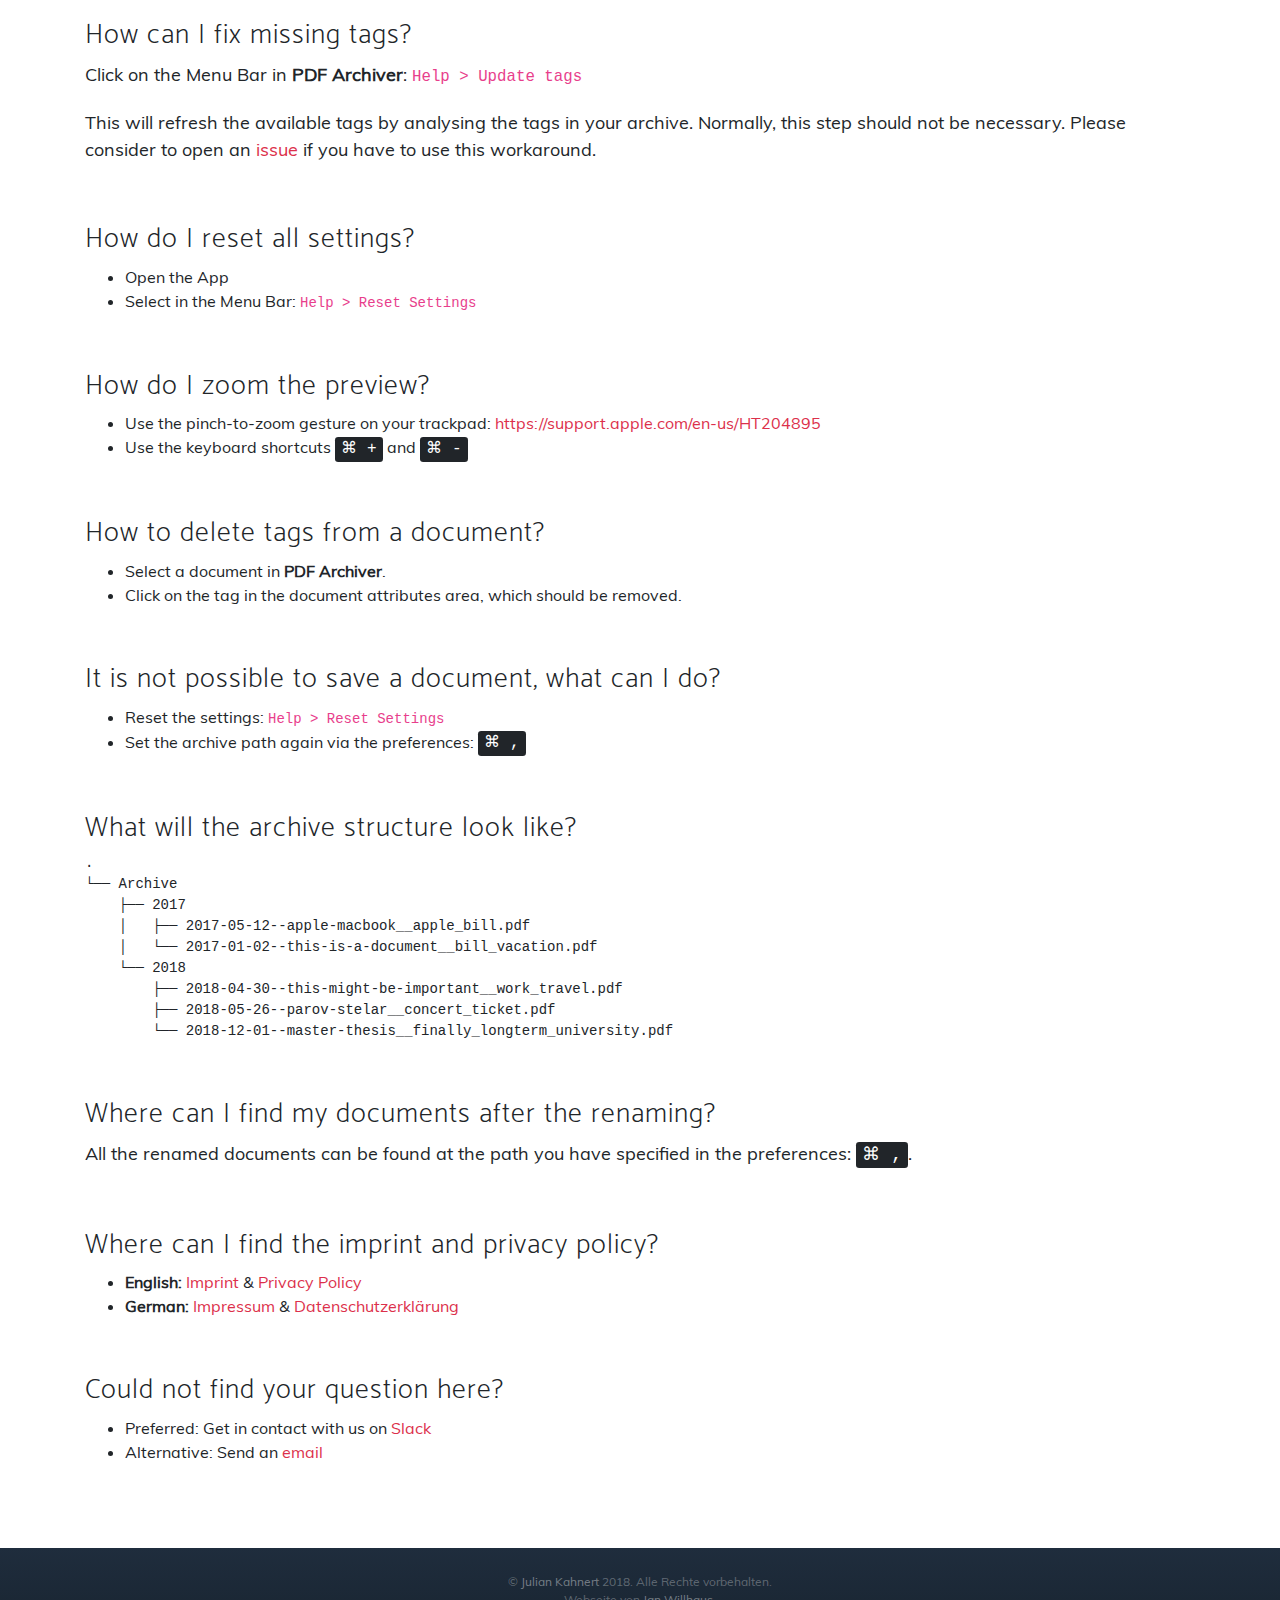
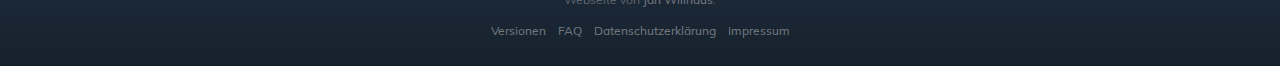
<file: de/faq.html>
<!DOCTYPE html>
<html lang="de"><head>

<meta charset="utf-8">
<meta name="viewport" content="width=device-width, initial-scale=1, shrink-to-fit=no">

<link rel="apple-touch-icon" sizes="180x180" href="/assets/img/favicon/apple-touch-icon.png">
<link rel="icon" type="image/png" sizes="32x32" href="/assets/img/favicon/favicon-32x32.png">
<link rel="icon" type="image/png" sizes="16x16" href="/assets/img/favicon/favicon-16x16.png">
<link rel="manifest" href="/assets/img/favicon/site.webmanifest">
<link rel="mask-icon" href="/assets/img/favicon/safari-pinned-tab.svg" color="#d9334e">
<link rel="shortcut icon" href="/assets/img/favicon/favicon.ico">
<meta name="msapplication-TileColor" content="#d9334e">
<meta name="theme-color" content="#ffffff">



<title>PDF Archiver</title>

<link rel="stylesheet" href="/assets/main.css">

<!-- Add SEO tags -->
<!-- Begin Jekyll SEO tag v2.4.0 -->
<title>pages.faq | PDF Archiver</title>
<meta name="generator" content="Jekyll v3.7.3" />
<meta property="og:title" content="pages.faq" />
<meta name="author" content="Julian Kahnert" />
<meta property="og:locale" content="de" />
<meta name="description" content="Tag and archive your scanned documents using a simple yet powerful naming scheme—with PDF Archiver." />
<meta property="og:description" content="Tag and archive your scanned documents using a simple yet powerful naming scheme—with PDF Archiver." />
<link rel="canonical" href="pdf-archiver.io/de/faq" />
<meta property="og:url" content="pdf-archiver.io/de/faq" />
<meta property="og:site_name" content="PDF Archiver" />
<script type="application/ld+json">
{"description":"Tag and archive your scanned documents using a simple yet powerful naming scheme—with PDF Archiver.","author":{"@type":"Person","name":"Julian Kahnert"},"@type":"WebPage","url":"pdf-archiver.io/de/faq","headline":"pages.faq","@context":"http://schema.org"}</script>
<!-- End Jekyll SEO tag -->

<meta property="og:image" content="/assets/img/opengraph-preview.png" />

</head><body id="page-top"><!-- Navigation -->
<nav class="navbar navbar-expand-lg navbar-light fixed-top" id="mainNav">
  <div class="container">
    <a class="navbar-brand js-scroll-trigger" href="/de/#page-top">PDF Archiver</a>
    <button class="navbar-toggler navbar-toggler-right" type="button" data-toggle="collapse" data-target="#navbarResponsive" aria-controls="navbarResponsive" aria-expanded="false" aria-label="Toggle navigation">
      Menü
      <i class="fa fa-bars"></i>
    </button>
    <div class="collapse navbar-collapse" id="navbarResponsive">
      <ul class="navbar-nav ml-auto">
        <li class="nav-item">
          <a class="nav-link js-scroll-trigger" href="/de/#download">Herunterladen</a>
        </li>
        <li class="nav-item">
          <a class="nav-link js-scroll-trigger" href="/de/#features">Funktionen</a>
        </li>
        <li class="nav-item">
          <a class="nav-link js-scroll-trigger" href="/de/#contact">Kontakt</a>
        </li>
      </ul>
      <ul class="navbar-nav ml-auto">
        <li class="nav-item dropdown">
          <a class="nav-link dropdown-toggle" href="#" id="navbarLanguageDropdownLink" data-toggle="dropdown" aria-haspopup="true" aria-expanded="false">
            de
          </a>
          <div class="dropdown-menu dropdown-menu-right" aria-labelledby="navbarLanguageDropdownLink">
            
              <a class="dropdown-item disabled" href="#" >Deutsch</a>
            
            
              
              <a class="dropdown-item" href="/faq" >English</a>
            
          </div>
        </li>
    </div>
  </div>
</nav>
<header class="pagehead">
  <div class="container">
      <div class="mt-2 mb-3">
        <div class="header-content mx-auto">
          <h1 class="">FAQ</h1>
        </div>
      </div>
  </div>
</header>

<article class="page py-5" id="page">
  <div class="container">
    <div class="page-content">
      <section class="faq_question">
    <h2 class="h3">What is the basic workflow?</h2>
    <ul>
  <li>Start <strong>PDF Archiver</strong></li>
  <li>Set archive path in the preferences: <kbd>⌘ , </kbd></li>
  <li>Select untagged documents via the <em>Add PDFs</em> button or <kbd>⌘ o</kbd></li>
  <li>Set the document attributes on the right
    <ul>
      <li>Pick a date</li>
      <li>Write a description</li>
      <li>Choose tags in the search field and press the return key: <kbd>⏎</kbd></li>
    </ul>
  </li>
  <li>Save the attributes by pressing the <em>Save</em> button or <kbd>⌘ s</kbd></li>
</ul>

  </section>
<section class="faq_question">
    <h2 class="h3">How (long) do I get a free trial?</h2>
    <p>You choose a subscription, which starts with a 1 month free trial period.
In this period you can test the App or cancel the subscription at any time without any payment.
It extends automatically if you don‘t cancel at least 24 hours prior to expiration of the trial period.</p>

  </section>
<section class="faq_question">
    <h2 class="h3">How do I cancel my subscription?</h2>
    <p>You can cancel your subscription at any time in your iTunes Account, which can be found <a href="https://apps.apple.com/account/subscriptions">here</a>.</p>

  </section>
<section class="faq_question">
    <h2 class="h3">What happens to my documents after my subscription is cancelled?</h2>
    <p>All your PDFs will be saved in the selected folder.
That’s why you have full access to all documents even after the subscription.</p>

<p>Only the app usage is not possible afterwards.</p>

  </section>
<section class="faq_question">
    <h2 class="h3">What shortcuts are available?</h2>
    <table>
  <thead>
    <tr>
      <th>Keys</th>
      <th>Shortcut</th>
    </tr>
  </thead>
  <tbody>
    <tr>
      <td><kbd> ↹ </kbd></td>
      <td>switch to next field</td>
    </tr>
    <tr>
      <td><kbd>⌘ ,</kbd></td>
      <td>open the preferences panel</td>
    </tr>
    <tr>
      <td><kbd>⌘ o</kbd></td>
      <td>add new PDF documents</td>
    </tr>
    <tr>
      <td><kbd>⌘ s</kbd></td>
      <td>save the current document in your archive</td>
    </tr>
    <tr>
      <td><kbd>⌘ ⌫</kbd></td>
      <td>trash the selected document</td>
    </tr>
    <tr>
      <td><kbd>⌘ 9</kbd></td>
      <td>zoom to fit</td>
    </tr>
    <tr>
      <td><kbd>⌘ 0</kbd></td>
      <td>zoom to original size</td>
    </tr>
    <tr>
      <td><kbd>⌘ -</kbd></td>
      <td>zoom out</td>
    </tr>
    <tr>
      <td><kbd>⌘ +</kbd></td>
      <td>zoom in</td>
    </tr>
  </tbody>
</table>

  </section>
<section class="faq_question">
    <h2 class="h3">How can I fix missing tags?</h2>
    <p>Click on the Menu Bar in <strong>PDF Archiver</strong>: <code class="highlighter-rouge">Help &gt; Update tags</code></p>

<p>This will refresh the available tags by analysing the tags in your archive. Normally, this step should not be necessary. Please consider to open an <a href="https://github.com/PDF-Archiver/PDF-Archiver/issues">issue</a> if you have to use this workaround.</p>

  </section>
<section class="faq_question">
    <h2 class="h3">How do I reset all settings?</h2>
    <ul>
  <li>Open the App</li>
  <li>Select in the Menu Bar: <code class="highlighter-rouge">Help &gt; Reset Settings</code></li>
</ul>

  </section>
<section class="faq_question">
    <h2 class="h3">How do I zoom the preview?</h2>
    <ul>
  <li>Use the pinch-to-zoom gesture on your trackpad: <a href="https://support.apple.com/en-us/HT204895">https://support.apple.com/en-us/HT204895</a></li>
  <li>Use the keyboard shortcuts <kbd>⌘ +</kbd> and <kbd>⌘ -</kbd></li>
</ul>

  </section>
<section class="faq_question">
    <h2 class="h3">How to delete tags from a document?</h2>
    <ul>
  <li>Select a document in <strong>PDF Archiver</strong>.</li>
  <li>Click on the tag in the document attributes area, which should be removed.</li>
</ul>

  </section>
<section class="faq_question">
    <h2 class="h3">It is not possible to save a document, what can I do?</h2>
    <ul>
  <li>Reset the settings: <code class="highlighter-rouge">Help &gt; Reset Settings</code></li>
  <li>Set the archive path again via the preferences: <kbd>⌘ ,</kbd></li>
</ul>

  </section>
<section class="faq_question">
    <h2 class="h3">What will the archive structure look like?</h2>
    <div class="highlighter-rouge"><div class="highlight"><pre class="highlight"><code>.
└── Archive
    ├── 2017
    │   ├── 2017-05-12--apple-macbook__apple_bill.pdf
    │   └── 2017-01-02--this-is-a-document__bill_vacation.pdf
    └── 2018
        ├── 2018-04-30--this-might-be-important__work_travel.pdf
        ├── 2018-05-26--parov-stelar__concert_ticket.pdf
        └── 2018-12-01--master-thesis__finally_longterm_university.pdf
</code></pre></div></div>

  </section>
<section class="faq_question">
    <h2 class="h3">Where can I find my documents after the renaming?</h2>
    <p>All the renamed documents can be found at the path you have specified in the preferences: <kbd>⌘ ,</kbd>.</p>

  </section>
<section class="faq_question">
    <h2 class="h3">Where can I find the imprint and privacy policy?</h2>
    <ul>
  <li><strong>English:</strong> <a href="/imprint">Imprint</a> &amp; <a href="/privacy">Privacy Policy</a><br /></li>
  <li><strong>German:</strong> <a href="/de/imprint">Impressum</a> &amp; <a href="/de/privacy">Datenschutzerklärung</a></li>
</ul>

  </section>
<section class="faq_question">
    <h2 class="h3">Could not find your question here?</h2>
    <ul>
  <li>Preferred: Get in contact with us on <a href="https://slackin-pdf-archiver.herokuapp.com">Slack</a></li>
  <li>Alternative: Send an <a href="mailto:faq@pdf-archiver.io?subject=FAQ">email</a></li>
</ul>

  </section>

    </div>
  </div>
</article>
<footer>
  <div class="container">
    <p>&copy; <a href="https://juliankahnert.de">Julian Kahnert</a> 2018. Alle Rechte vorbehalten.</p>
    <p>Webseite von <a href="https://janw.xyz">Jan Willhaus</a>.</p>
    <ul class="list-inline">
      <li class="list-inline-item">
        <a href="/de/changelog">
          Versionen</a>
      </li>
      <li class="list-inline-item">
        <a href="/de/faq">
          FAQ</a>
      </li>
      <li class="list-inline-item">
        <a href="/de/privacy/">
          Datenschutzerklärung</a>
      </li>
      <li class="list-inline-item">
        <a href="/de/imprint/">
          Impressum</a>
      </li>
    </ul>
  </div>
</footer>

<!-- Bootstrap core JavaScript -->
<script src="/assets/js/jquery.min.js "
  integrity="sha256-FgpCb/KJQlLNfOu91ta32o/NMZxltwRo8QtmkMRdAu8="></script>

<script src="/assets/js/popper.min.js "
  integrity="sha384-cs/chFZiN24E4KMATLdqdvsezGxaGsi4hLGOzlXwp5UZB1LY//20VyM2taTB4QvJ"></script>

<script src="/assets/js/bootstrap.min.js "
  integrity="sha384-uefMccjFJAIv6A+rW+L4AHf99KvxDjWSu1z9VI8SKNVmz4sk7buKt/6v9KI65qnm"></script>

<!-- Plugin JavaScript -->
<script src="/assets/js/jquery.easing.min.js "
        integrity="sha256-H3cjtrm/ztDeuhCN9I4yh4iN2Ybx/y1RM7rMmAesA0k="></script>

<!-- Custom scripts for this template -->
<script src="/assets/js/main.js "></script>

</body>

</html>
</file>
<file: assets/main.css>
@charset "UTF-8";
/* muli-regular - latin */
@font-face {
  font-family: 'Muli';
  font-style: normal;
  font-weight: 400;
  src: url("../assets/fonts/muli-v11-latin-regular.eot");
  /* IE9 Compat Modes */
  src: local("Muli Regular"), local("Muli-Regular"), url("../assets/fonts/muli-v11-latin-regular.eot?#iefix") format("embedded-opentype"), url("../assets/fonts/muli-v11-latin-regular.woff2") format("woff2"), url("../assets/fonts/muli-v11-latin-regular.woff") format("woff"), url("../assets/fonts/muli-v11-latin-regular.ttf") format("truetype"), url("../assets/fonts/muli-v11-latin-regular.svg#Muli") format("svg");
  /* Legacy iOS */ }
/* catamaran-200 - latin */
@font-face {
  font-family: 'Catamaran';
  font-style: normal;
  font-weight: 200;
  src: url("../assets/fonts/catamaran-v4-latin-200.eot");
  /* IE9 Compat Modes */
  src: local("Catamaran ExtraLight"), local("Catamaran-ExtraLight"), url("../assets/fonts/catamaran-v4-latin-200.eot?#iefix") format("embedded-opentype"), url("../assets/fonts/catamaran-v4-latin-200.woff2") format("woff2"), url("../assets/fonts/catamaran-v4-latin-200.woff") format("woff"), url("../assets/fonts/catamaran-v4-latin-200.ttf") format("truetype"), url("../assets/fonts/catamaran-v4-latin-200.svg#Catamaran") format("svg");
  /* Legacy iOS */ }
/*!
 * Bootstrap v4.1.0 (https://getbootstrap.com/)
 * Copyright 2011-2018 The Bootstrap Authors
 * Copyright 2011-2018 Twitter, Inc.
 * Licensed under MIT (https://github.com/twbs/bootstrap/blob/master/LICENSE)
 */
:root {
  --blue: #007bff;
  --indigo: #6610f2;
  --purple: #6f42c1;
  --pink: #e83e8c;
  --red: #dc3545;
  --orange: #fd7e14;
  --yellow: #ffc107;
  --green: #28a745;
  --teal: #20c997;
  --cyan: #17a2b8;
  --white: #fff;
  --gray: #6c757d;
  --gray-dark: #343a40;
  --primary: #007bff;
  --secondary: #6c757d;
  --success: #28a745;
  --info: #17a2b8;
  --warning: #ffc107;
  --danger: #dc3545;
  --light: #f8f9fa;
  --dark: #343a40;
  --breakpoint-xs: 0;
  --breakpoint-sm: 576px;
  --breakpoint-md: 768px;
  --breakpoint-lg: 992px;
  --breakpoint-xl: 1200px;
  --font-family-sans-serif: -apple-system, BlinkMacSystemFont, "Segoe UI", Roboto, "Helvetica Neue", Arial, sans-serif, "Apple Color Emoji", "Segoe UI Emoji", "Segoe UI Symbol";
  --font-family-monospace: Monaco, Consolas, "Courier New", monospace; }

*,
*::before,
*::after {
  box-sizing: border-box; }

html {
  font-family: sans-serif;
  line-height: 1.15;
  -webkit-text-size-adjust: 100%;
  -ms-text-size-adjust: 100%;
  -ms-overflow-style: scrollbar;
  -webkit-tap-highlight-color: rgba(0, 0, 0, 0); }

@-ms-viewport {
  width: device-width; }
article, aside, dialog, figcaption, figure, footer, header, hgroup, main, nav, section {
  display: block; }

body {
  margin: 0;
  font-family: -apple-system, BlinkMacSystemFont, "Segoe UI", Roboto, "Helvetica Neue", Arial, sans-serif, "Apple Color Emoji", "Segoe UI Emoji", "Segoe UI Symbol";
  font-size: 1rem;
  font-weight: 400;
  line-height: 1.5;
  color: #212529;
  text-align: left;
  background-color: #fff; }

[tabindex="-1"]:focus {
  outline: 0 !important; }

hr {
  box-sizing: content-box;
  height: 0;
  overflow: visible; }

h1, h2, h3, h4, h5, h6 {
  margin-top: 0;
  margin-bottom: 0.5rem; }

p {
  margin-top: 0;
  margin-bottom: 1rem; }

abbr[title],
abbr[data-original-title] {
  text-decoration: underline;
  text-decoration: underline dotted;
  cursor: help;
  border-bottom: 0; }

address {
  margin-bottom: 1rem;
  font-style: normal;
  line-height: inherit; }

ol,
ul,
dl {
  margin-top: 0;
  margin-bottom: 1rem; }

ol ol,
ul ul,
ol ul,
ul ol {
  margin-bottom: 0; }

dt {
  font-weight: 700; }

dd {
  margin-bottom: .5rem;
  margin-left: 0; }

blockquote {
  margin: 0 0 1rem; }

dfn {
  font-style: italic; }

b,
strong {
  font-weight: bolder; }

small {
  font-size: 80%; }

sub,
sup {
  position: relative;
  font-size: 75%;
  line-height: 0;
  vertical-align: baseline; }

sub {
  bottom: -.25em; }

sup {
  top: -.5em; }

a {
  color: #007bff;
  text-decoration: none;
  background-color: transparent;
  -webkit-text-decoration-skip: objects; }
  a:hover {
    color: #0056b3;
    text-decoration: underline; }

a:not([href]):not([tabindex]) {
  color: inherit;
  text-decoration: none; }
  a:not([href]):not([tabindex]):hover, a:not([href]):not([tabindex]):focus {
    color: inherit;
    text-decoration: none; }
  a:not([href]):not([tabindex]):focus {
    outline: 0; }

pre,
code,
kbd,
samp {
  font-family: monospace, monospace;
  font-size: 1em; }

pre {
  margin-top: 0;
  margin-bottom: 1rem;
  overflow: auto;
  -ms-overflow-style: scrollbar; }

figure {
  margin: 0 0 1rem; }

img {
  vertical-align: middle;
  border-style: none; }

svg:not(:root) {
  overflow: hidden; }

table {
  border-collapse: collapse; }

caption {
  padding-top: 0.75rem;
  padding-bottom: 0.75rem;
  color: #6c757d;
  text-align: left;
  caption-side: bottom; }

th {
  text-align: inherit; }

label {
  display: inline-block;
  margin-bottom: 0.5rem; }

button {
  border-radius: 0; }

button:focus {
  outline: 1px dotted;
  outline: 5px auto -webkit-focus-ring-color; }

input,
button,
select,
optgroup,
textarea {
  margin: 0;
  font-family: inherit;
  font-size: inherit;
  line-height: inherit; }

button,
input {
  overflow: visible; }

button,
select {
  text-transform: none; }

button,
html [type="button"],
[type="reset"],
[type="submit"] {
  -webkit-appearance: button; }

button::-moz-focus-inner,
[type="button"]::-moz-focus-inner,
[type="reset"]::-moz-focus-inner,
[type="submit"]::-moz-focus-inner {
  padding: 0;
  border-style: none; }

input[type="radio"],
input[type="checkbox"] {
  box-sizing: border-box;
  padding: 0; }

input[type="date"],
input[type="time"],
input[type="datetime-local"],
input[type="month"] {
  -webkit-appearance: listbox; }

textarea {
  overflow: auto;
  resize: vertical; }

fieldset {
  min-width: 0;
  padding: 0;
  margin: 0;
  border: 0; }

legend {
  display: block;
  width: 100%;
  max-width: 100%;
  padding: 0;
  margin-bottom: .5rem;
  font-size: 1.5rem;
  line-height: inherit;
  color: inherit;
  white-space: normal; }

progress {
  vertical-align: baseline; }

[type="number"]::-webkit-inner-spin-button,
[type="number"]::-webkit-outer-spin-button {
  height: auto; }

[type="search"] {
  outline-offset: -2px;
  -webkit-appearance: none; }

[type="search"]::-webkit-search-cancel-button,
[type="search"]::-webkit-search-decoration {
  -webkit-appearance: none; }

::-webkit-file-upload-button {
  font: inherit;
  -webkit-appearance: button; }

output {
  display: inline-block; }

summary {
  display: list-item;
  cursor: pointer; }

template {
  display: none; }

[hidden] {
  display: none !important; }

h1, h2, h3, h4, h5, h6,
.h1, .h2, .h3, .h4, .h5, .h6 {
  margin-bottom: 0.5rem;
  font-family: inherit;
  font-weight: 500;
  line-height: 1.2;
  color: inherit; }

h1, .h1 {
  font-size: 2.5rem; }

h2, .h2 {
  font-size: 2rem; }

h3, .h3 {
  font-size: 1.75rem; }

h4, .h4 {
  font-size: 1.5rem; }

h5, .h5 {
  font-size: 1.25rem; }

h6, .h6 {
  font-size: 1rem; }

.lead {
  font-size: 1.25rem;
  font-weight: 300; }

.display-1 {
  font-size: 6rem;
  font-weight: 300;
  line-height: 1.2; }

.display-2 {
  font-size: 5.5rem;
  font-weight: 300;
  line-height: 1.2; }

.display-3 {
  font-size: 4.5rem;
  font-weight: 300;
  line-height: 1.2; }

.display-4 {
  font-size: 3.5rem;
  font-weight: 300;
  line-height: 1.2; }

hr {
  margin-top: 1rem;
  margin-bottom: 1rem;
  border: 0;
  border-top: 1px solid rgba(0, 0, 0, 0.1); }

small,
.small {
  font-size: 80%;
  font-weight: 400; }

mark,
.mark {
  padding: 0.2em;
  background-color: #fcf8e3; }

.list-unstyled {
  padding-left: 0;
  list-style: none; }

.list-inline {
  padding-left: 0;
  list-style: none; }

.list-inline-item {
  display: inline-block; }
  .list-inline-item:not(:last-child) {
    margin-right: 0.5rem; }

.initialism {
  font-size: 90%;
  text-transform: uppercase; }

.blockquote {
  margin-bottom: 1rem;
  font-size: 1.25rem; }

.blockquote-footer {
  display: block;
  font-size: 80%;
  color: #6c757d; }
  .blockquote-footer::before {
    content: "\2014 \00A0"; }

.img-fluid {
  max-width: 100%;
  height: auto; }

.img-thumbnail {
  padding: 0.25rem;
  background-color: #fff;
  border: 1px solid #dee2e6;
  border-radius: 0.25rem;
  max-width: 100%;
  height: auto; }

.figure {
  display: inline-block; }

.figure-img {
  margin-bottom: 0.5rem;
  line-height: 1; }

.figure-caption {
  font-size: 90%;
  color: #6c757d; }

code,
kbd,
pre,
samp {
  font-family: Monaco, Consolas, "Courier New", monospace; }

code {
  font-size: 87.5%;
  color: #e83e8c;
  word-break: break-word; }
  a > code {
    color: inherit; }

kbd {
  padding: 0.2rem 0.4rem;
  font-size: 87.5%;
  color: #fff;
  background-color: #212529;
  border-radius: 0.2rem; }
  kbd kbd {
    padding: 0;
    font-size: 100%;
    font-weight: 700; }

pre {
  display: block;
  font-size: 87.5%;
  color: #212529; }
  pre code {
    font-size: inherit;
    color: inherit;
    word-break: normal; }

.pre-scrollable {
  max-height: 340px;
  overflow-y: scroll; }

.container {
  width: 100%;
  padding-right: 15px;
  padding-left: 15px;
  margin-right: auto;
  margin-left: auto; }
  @media (min-width: 576px) {
    .container {
      max-width: 540px; } }
  @media (min-width: 768px) {
    .container {
      max-width: 720px; } }
  @media (min-width: 992px) {
    .container {
      max-width: 960px; } }
  @media (min-width: 1200px) {
    .container {
      max-width: 1140px; } }

.container-fluid {
  width: 100%;
  padding-right: 15px;
  padding-left: 15px;
  margin-right: auto;
  margin-left: auto; }

.row {
  display: flex;
  flex-wrap: wrap;
  margin-right: -15px;
  margin-left: -15px; }

.no-gutters {
  margin-right: 0;
  margin-left: 0; }
  .no-gutters > .col,
  .no-gutters > [class*="col-"] {
    padding-right: 0;
    padding-left: 0; }

.col-1, .col-2, .col-3, .col-4, .col-5, .col-6, .col-7, .col-8, .col-9, .col-10, .col-11, .col-12, .col,
.col-auto, .col-sm-1, .col-sm-2, .col-sm-3, .col-sm-4, .col-sm-5, .col-sm-6, .col-sm-7, .col-sm-8, .col-sm-9, .col-sm-10, .col-sm-11, .col-sm-12, .col-sm,
.col-sm-auto, .col-md-1, .col-md-2, .col-md-3, .col-md-4, .col-md-5, .col-md-6, .col-md-7, .col-md-8, .col-md-9, .col-md-10, .col-md-11, .col-md-12, .col-md,
.col-md-auto, .col-lg-1, .col-lg-2, .col-lg-3, .col-lg-4, .col-lg-5, .col-lg-6, .col-lg-7, .col-lg-8, .col-lg-9, .col-lg-10, .col-lg-11, .col-lg-12, .col-lg,
.col-lg-auto, .col-xl-1, .col-xl-2, .col-xl-3, .col-xl-4, .col-xl-5, .col-xl-6, .col-xl-7, .col-xl-8, .col-xl-9, .col-xl-10, .col-xl-11, .col-xl-12, .col-xl,
.col-xl-auto {
  position: relative;
  width: 100%;
  min-height: 1px;
  padding-right: 15px;
  padding-left: 15px; }

.col {
  flex-basis: 0;
  flex-grow: 1;
  max-width: 100%; }

.col-auto {
  flex: 0 0 auto;
  width: auto;
  max-width: none; }

.col-1 {
  flex: 0 0 8.3333333333%;
  max-width: 8.3333333333%; }

.col-2 {
  flex: 0 0 16.6666666667%;
  max-width: 16.6666666667%; }

.col-3 {
  flex: 0 0 25%;
  max-width: 25%; }

.col-4 {
  flex: 0 0 33.3333333333%;
  max-width: 33.3333333333%; }

.col-5 {
  flex: 0 0 41.6666666667%;
  max-width: 41.6666666667%; }

.col-6 {
  flex: 0 0 50%;
  max-width: 50%; }

.col-7 {
  flex: 0 0 58.3333333333%;
  max-width: 58.3333333333%; }

.col-8 {
  flex: 0 0 66.6666666667%;
  max-width: 66.6666666667%; }

.col-9 {
  flex: 0 0 75%;
  max-width: 75%; }

.col-10 {
  flex: 0 0 83.3333333333%;
  max-width: 83.3333333333%; }

.col-11 {
  flex: 0 0 91.6666666667%;
  max-width: 91.6666666667%; }

.col-12 {
  flex: 0 0 100%;
  max-width: 100%; }

.order-first {
  order: -1; }

.order-last {
  order: 13; }

.order-0 {
  order: 0; }

.order-1 {
  order: 1; }

.order-2 {
  order: 2; }

.order-3 {
  order: 3; }

.order-4 {
  order: 4; }

.order-5 {
  order: 5; }

.order-6 {
  order: 6; }

.order-7 {
  order: 7; }

.order-8 {
  order: 8; }

.order-9 {
  order: 9; }

.order-10 {
  order: 10; }

.order-11 {
  order: 11; }

.order-12 {
  order: 12; }

.offset-1 {
  margin-left: 8.3333333333%; }

.offset-2 {
  margin-left: 16.6666666667%; }

.offset-3 {
  margin-left: 25%; }

.offset-4 {
  margin-left: 33.3333333333%; }

.offset-5 {
  margin-left: 41.6666666667%; }

.offset-6 {
  margin-left: 50%; }

.offset-7 {
  margin-left: 58.3333333333%; }

.offset-8 {
  margin-left: 66.6666666667%; }

.offset-9 {
  margin-left: 75%; }

.offset-10 {
  margin-left: 83.3333333333%; }

.offset-11 {
  margin-left: 91.6666666667%; }

@media (min-width: 576px) {
  .col-sm {
    flex-basis: 0;
    flex-grow: 1;
    max-width: 100%; }

  .col-sm-auto {
    flex: 0 0 auto;
    width: auto;
    max-width: none; }

  .col-sm-1 {
    flex: 0 0 8.3333333333%;
    max-width: 8.3333333333%; }

  .col-sm-2 {
    flex: 0 0 16.6666666667%;
    max-width: 16.6666666667%; }

  .col-sm-3 {
    flex: 0 0 25%;
    max-width: 25%; }

  .col-sm-4 {
    flex: 0 0 33.3333333333%;
    max-width: 33.3333333333%; }

  .col-sm-5 {
    flex: 0 0 41.6666666667%;
    max-width: 41.6666666667%; }

  .col-sm-6 {
    flex: 0 0 50%;
    max-width: 50%; }

  .col-sm-7 {
    flex: 0 0 58.3333333333%;
    max-width: 58.3333333333%; }

  .col-sm-8 {
    flex: 0 0 66.6666666667%;
    max-width: 66.6666666667%; }

  .col-sm-9 {
    flex: 0 0 75%;
    max-width: 75%; }

  .col-sm-10 {
    flex: 0 0 83.3333333333%;
    max-width: 83.3333333333%; }

  .col-sm-11 {
    flex: 0 0 91.6666666667%;
    max-width: 91.6666666667%; }

  .col-sm-12 {
    flex: 0 0 100%;
    max-width: 100%; }

  .order-sm-first {
    order: -1; }

  .order-sm-last {
    order: 13; }

  .order-sm-0 {
    order: 0; }

  .order-sm-1 {
    order: 1; }

  .order-sm-2 {
    order: 2; }

  .order-sm-3 {
    order: 3; }

  .order-sm-4 {
    order: 4; }

  .order-sm-5 {
    order: 5; }

  .order-sm-6 {
    order: 6; }

  .order-sm-7 {
    order: 7; }

  .order-sm-8 {
    order: 8; }

  .order-sm-9 {
    order: 9; }

  .order-sm-10 {
    order: 10; }

  .order-sm-11 {
    order: 11; }

  .order-sm-12 {
    order: 12; }

  .offset-sm-0 {
    margin-left: 0; }

  .offset-sm-1 {
    margin-left: 8.3333333333%; }

  .offset-sm-2 {
    margin-left: 16.6666666667%; }

  .offset-sm-3 {
    margin-left: 25%; }

  .offset-sm-4 {
    margin-left: 33.3333333333%; }

  .offset-sm-5 {
    margin-left: 41.6666666667%; }

  .offset-sm-6 {
    margin-left: 50%; }

  .offset-sm-7 {
    margin-left: 58.3333333333%; }

  .offset-sm-8 {
    margin-left: 66.6666666667%; }

  .offset-sm-9 {
    margin-left: 75%; }

  .offset-sm-10 {
    margin-left: 83.3333333333%; }

  .offset-sm-11 {
    margin-left: 91.6666666667%; } }
@media (min-width: 768px) {
  .col-md {
    flex-basis: 0;
    flex-grow: 1;
    max-width: 100%; }

  .col-md-auto {
    flex: 0 0 auto;
    width: auto;
    max-width: none; }

  .col-md-1 {
    flex: 0 0 8.3333333333%;
    max-width: 8.3333333333%; }

  .col-md-2 {
    flex: 0 0 16.6666666667%;
    max-width: 16.6666666667%; }

  .col-md-3 {
    flex: 0 0 25%;
    max-width: 25%; }

  .col-md-4 {
    flex: 0 0 33.3333333333%;
    max-width: 33.3333333333%; }

  .col-md-5 {
    flex: 0 0 41.6666666667%;
    max-width: 41.6666666667%; }

  .col-md-6 {
    flex: 0 0 50%;
    max-width: 50%; }

  .col-md-7 {
    flex: 0 0 58.3333333333%;
    max-width: 58.3333333333%; }

  .col-md-8 {
    flex: 0 0 66.6666666667%;
    max-width: 66.6666666667%; }

  .col-md-9 {
    flex: 0 0 75%;
    max-width: 75%; }

  .col-md-10 {
    flex: 0 0 83.3333333333%;
    max-width: 83.3333333333%; }

  .col-md-11 {
    flex: 0 0 91.6666666667%;
    max-width: 91.6666666667%; }

  .col-md-12 {
    flex: 0 0 100%;
    max-width: 100%; }

  .order-md-first {
    order: -1; }

  .order-md-last {
    order: 13; }

  .order-md-0 {
    order: 0; }

  .order-md-1 {
    order: 1; }

  .order-md-2 {
    order: 2; }

  .order-md-3 {
    order: 3; }

  .order-md-4 {
    order: 4; }

  .order-md-5 {
    order: 5; }

  .order-md-6 {
    order: 6; }

  .order-md-7 {
    order: 7; }

  .order-md-8 {
    order: 8; }

  .order-md-9 {
    order: 9; }

  .order-md-10 {
    order: 10; }

  .order-md-11 {
    order: 11; }

  .order-md-12 {
    order: 12; }

  .offset-md-0 {
    margin-left: 0; }

  .offset-md-1 {
    margin-left: 8.3333333333%; }

  .offset-md-2 {
    margin-left: 16.6666666667%; }

  .offset-md-3 {
    margin-left: 25%; }

  .offset-md-4 {
    margin-left: 33.3333333333%; }

  .offset-md-5 {
    margin-left: 41.6666666667%; }

  .offset-md-6 {
    margin-left: 50%; }

  .offset-md-7 {
    margin-left: 58.3333333333%; }

  .offset-md-8 {
    margin-left: 66.6666666667%; }

  .offset-md-9 {
    margin-left: 75%; }

  .offset-md-10 {
    margin-left: 83.3333333333%; }

  .offset-md-11 {
    margin-left: 91.6666666667%; } }
@media (min-width: 992px) {
  .col-lg {
    flex-basis: 0;
    flex-grow: 1;
    max-width: 100%; }

  .col-lg-auto {
    flex: 0 0 auto;
    width: auto;
    max-width: none; }

  .col-lg-1 {
    flex: 0 0 8.3333333333%;
    max-width: 8.3333333333%; }

  .col-lg-2 {
    flex: 0 0 16.6666666667%;
    max-width: 16.6666666667%; }

  .col-lg-3 {
    flex: 0 0 25%;
    max-width: 25%; }

  .col-lg-4 {
    flex: 0 0 33.3333333333%;
    max-width: 33.3333333333%; }

  .col-lg-5 {
    flex: 0 0 41.6666666667%;
    max-width: 41.6666666667%; }

  .col-lg-6 {
    flex: 0 0 50%;
    max-width: 50%; }

  .col-lg-7 {
    flex: 0 0 58.3333333333%;
    max-width: 58.3333333333%; }

  .col-lg-8 {
    flex: 0 0 66.6666666667%;
    max-width: 66.6666666667%; }

  .col-lg-9 {
    flex: 0 0 75%;
    max-width: 75%; }

  .col-lg-10 {
    flex: 0 0 83.3333333333%;
    max-width: 83.3333333333%; }

  .col-lg-11 {
    flex: 0 0 91.6666666667%;
    max-width: 91.6666666667%; }

  .col-lg-12 {
    flex: 0 0 100%;
    max-width: 100%; }

  .order-lg-first {
    order: -1; }

  .order-lg-last {
    order: 13; }

  .order-lg-0 {
    order: 0; }

  .order-lg-1 {
    order: 1; }

  .order-lg-2 {
    order: 2; }

  .order-lg-3 {
    order: 3; }

  .order-lg-4 {
    order: 4; }

  .order-lg-5 {
    order: 5; }

  .order-lg-6 {
    order: 6; }

  .order-lg-7 {
    order: 7; }

  .order-lg-8 {
    order: 8; }

  .order-lg-9 {
    order: 9; }

  .order-lg-10 {
    order: 10; }

  .order-lg-11 {
    order: 11; }

  .order-lg-12 {
    order: 12; }

  .offset-lg-0 {
    margin-left: 0; }

  .offset-lg-1 {
    margin-left: 8.3333333333%; }

  .offset-lg-2 {
    margin-left: 16.6666666667%; }

  .offset-lg-3 {
    margin-left: 25%; }

  .offset-lg-4 {
    margin-left: 33.3333333333%; }

  .offset-lg-5 {
    margin-left: 41.6666666667%; }

  .offset-lg-6 {
    margin-left: 50%; }

  .offset-lg-7 {
    margin-left: 58.3333333333%; }

  .offset-lg-8 {
    margin-left: 66.6666666667%; }

  .offset-lg-9 {
    margin-left: 75%; }

  .offset-lg-10 {
    margin-left: 83.3333333333%; }

  .offset-lg-11 {
    margin-left: 91.6666666667%; } }
@media (min-width: 1200px) {
  .col-xl {
    flex-basis: 0;
    flex-grow: 1;
    max-width: 100%; }

  .col-xl-auto {
    flex: 0 0 auto;
    width: auto;
    max-width: none; }

  .col-xl-1 {
    flex: 0 0 8.3333333333%;
    max-width: 8.3333333333%; }

  .col-xl-2 {
    flex: 0 0 16.6666666667%;
    max-width: 16.6666666667%; }

  .col-xl-3 {
    flex: 0 0 25%;
    max-width: 25%; }

  .col-xl-4 {
    flex: 0 0 33.3333333333%;
    max-width: 33.3333333333%; }

  .col-xl-5 {
    flex: 0 0 41.6666666667%;
    max-width: 41.6666666667%; }

  .col-xl-6 {
    flex: 0 0 50%;
    max-width: 50%; }

  .col-xl-7 {
    flex: 0 0 58.3333333333%;
    max-width: 58.3333333333%; }

  .col-xl-8 {
    flex: 0 0 66.6666666667%;
    max-width: 66.6666666667%; }

  .col-xl-9 {
    flex: 0 0 75%;
    max-width: 75%; }

  .col-xl-10 {
    flex: 0 0 83.3333333333%;
    max-width: 83.3333333333%; }

  .col-xl-11 {
    flex: 0 0 91.6666666667%;
    max-width: 91.6666666667%; }

  .col-xl-12 {
    flex: 0 0 100%;
    max-width: 100%; }

  .order-xl-first {
    order: -1; }

  .order-xl-last {
    order: 13; }

  .order-xl-0 {
    order: 0; }

  .order-xl-1 {
    order: 1; }

  .order-xl-2 {
    order: 2; }

  .order-xl-3 {
    order: 3; }

  .order-xl-4 {
    order: 4; }

  .order-xl-5 {
    order: 5; }

  .order-xl-6 {
    order: 6; }

  .order-xl-7 {
    order: 7; }

  .order-xl-8 {
    order: 8; }

  .order-xl-9 {
    order: 9; }

  .order-xl-10 {
    order: 10; }

  .order-xl-11 {
    order: 11; }

  .order-xl-12 {
    order: 12; }

  .offset-xl-0 {
    margin-left: 0; }

  .offset-xl-1 {
    margin-left: 8.3333333333%; }

  .offset-xl-2 {
    margin-left: 16.6666666667%; }

  .offset-xl-3 {
    margin-left: 25%; }

  .offset-xl-4 {
    margin-left: 33.3333333333%; }

  .offset-xl-5 {
    margin-left: 41.6666666667%; }

  .offset-xl-6 {
    margin-left: 50%; }

  .offset-xl-7 {
    margin-left: 58.3333333333%; }

  .offset-xl-8 {
    margin-left: 66.6666666667%; }

  .offset-xl-9 {
    margin-left: 75%; }

  .offset-xl-10 {
    margin-left: 83.3333333333%; }

  .offset-xl-11 {
    margin-left: 91.6666666667%; } }
.table, table {
  width: 100%;
  max-width: 100%;
  margin-bottom: 1rem;
  background-color: transparent; }
  .table th, table th,
  .table td,
  table td {
    padding: 0.75rem;
    vertical-align: top;
    border-top: 1px solid #dee2e6; }
  .table thead th, table thead th {
    vertical-align: bottom;
    border-bottom: 2px solid #dee2e6; }
  .table tbody + tbody, table tbody + tbody {
    border-top: 2px solid #dee2e6; }
  .table .table, table .table, .table table, table table {
    background-color: #fff; }

.table-sm th,
.table-sm td {
  padding: 0.3rem; }

.table-bordered {
  border: 1px solid #dee2e6; }
  .table-bordered th,
  .table-bordered td {
    border: 1px solid #dee2e6; }
  .table-bordered thead th,
  .table-bordered thead td {
    border-bottom-width: 2px; }

.table-borderless th,
.table-borderless td,
.table-borderless thead th,
.table-borderless tbody + tbody {
  border: 0; }

.table-striped tbody tr:nth-of-type(odd) {
  background-color: rgba(0, 0, 0, 0.05); }

.table-hover tbody tr:hover {
  background-color: rgba(0, 0, 0, 0.075); }

.table-primary,
.table-primary > th,
.table-primary > td {
  background-color: #b8daff; }

.table-hover .table-primary:hover {
  background-color: #9fcdff; }
  .table-hover .table-primary:hover > td,
  .table-hover .table-primary:hover > th {
    background-color: #9fcdff; }

.table-secondary,
.table-secondary > th,
.table-secondary > td {
  background-color: #d6d8db; }

.table-hover .table-secondary:hover {
  background-color: #c8cbcf; }
  .table-hover .table-secondary:hover > td,
  .table-hover .table-secondary:hover > th {
    background-color: #c8cbcf; }

.table-success,
.table-success > th,
.table-success > td {
  background-color: #c3e6cb; }

.table-hover .table-success:hover {
  background-color: #b1dfbb; }
  .table-hover .table-success:hover > td,
  .table-hover .table-success:hover > th {
    background-color: #b1dfbb; }

.table-info,
.table-info > th,
.table-info > td {
  background-color: #bee5eb; }

.table-hover .table-info:hover {
  background-color: #abdde5; }
  .table-hover .table-info:hover > td,
  .table-hover .table-info:hover > th {
    background-color: #abdde5; }

.table-warning,
.table-warning > th,
.table-warning > td {
  background-color: #ffeeba; }

.table-hover .table-warning:hover {
  background-color: #ffe8a1; }
  .table-hover .table-warning:hover > td,
  .table-hover .table-warning:hover > th {
    background-color: #ffe8a1; }

.table-danger,
.table-danger > th,
.table-danger > td {
  background-color: #f5c6cb; }

.table-hover .table-danger:hover {
  background-color: #f1b0b7; }
  .table-hover .table-danger:hover > td,
  .table-hover .table-danger:hover > th {
    background-color: #f1b0b7; }

.table-light,
.table-light > th,
.table-light > td {
  background-color: #fdfdfe; }

.table-hover .table-light:hover {
  background-color: #ececf6; }
  .table-hover .table-light:hover > td,
  .table-hover .table-light:hover > th {
    background-color: #ececf6; }

.table-dark,
.table-dark > th,
.table-dark > td {
  background-color: #c6c8ca; }

.table-hover .table-dark:hover {
  background-color: #b9bbbe; }
  .table-hover .table-dark:hover > td,
  .table-hover .table-dark:hover > th {
    background-color: #b9bbbe; }

.table-active,
.table-active > th,
.table-active > td {
  background-color: rgba(0, 0, 0, 0.075); }

.table-hover .table-active:hover {
  background-color: rgba(0, 0, 0, 0.075); }
  .table-hover .table-active:hover > td,
  .table-hover .table-active:hover > th {
    background-color: rgba(0, 0, 0, 0.075); }

.table .thead-dark th, table .thead-dark th {
  color: #fff;
  background-color: #212529;
  border-color: #32383e; }
.table .thead-light th, table .thead-light th {
  color: #495057;
  background-color: #e9ecef;
  border-color: #dee2e6; }

.table-dark {
  color: #fff;
  background-color: #212529; }
  .table-dark th,
  .table-dark td,
  .table-dark thead th {
    border-color: #32383e; }
  .table-dark.table-bordered {
    border: 0; }
  .table-dark.table-striped tbody tr:nth-of-type(odd) {
    background-color: rgba(255, 255, 255, 0.05); }
  .table-dark.table-hover tbody tr:hover {
    background-color: rgba(255, 255, 255, 0.075); }

@media (max-width: 575.98px) {
  .table-responsive-sm {
    display: block;
    width: 100%;
    overflow-x: auto;
    -webkit-overflow-scrolling: touch;
    -ms-overflow-style: -ms-autohiding-scrollbar; }
    .table-responsive-sm > .table-bordered {
      border: 0; } }
@media (max-width: 767.98px) {
  .table-responsive-md {
    display: block;
    width: 100%;
    overflow-x: auto;
    -webkit-overflow-scrolling: touch;
    -ms-overflow-style: -ms-autohiding-scrollbar; }
    .table-responsive-md > .table-bordered {
      border: 0; } }
@media (max-width: 991.98px) {
  .table-responsive-lg {
    display: block;
    width: 100%;
    overflow-x: auto;
    -webkit-overflow-scrolling: touch;
    -ms-overflow-style: -ms-autohiding-scrollbar; }
    .table-responsive-lg > .table-bordered {
      border: 0; } }
@media (max-width: 1199.98px) {
  .table-responsive-xl {
    display: block;
    width: 100%;
    overflow-x: auto;
    -webkit-overflow-scrolling: touch;
    -ms-overflow-style: -ms-autohiding-scrollbar; }
    .table-responsive-xl > .table-bordered {
      border: 0; } }
.table-responsive {
  display: block;
  width: 100%;
  overflow-x: auto;
  -webkit-overflow-scrolling: touch;
  -ms-overflow-style: -ms-autohiding-scrollbar; }
  .table-responsive > .table-bordered {
    border: 0; }

.form-control {
  display: block;
  width: 100%;
  padding: 0.375rem 0.75rem;
  font-size: 1rem;
  line-height: 1.5;
  color: #495057;
  background-color: #fff;
  background-clip: padding-box;
  border: 1px solid #ced4da;
  border-radius: 0.25rem;
  transition: border-color 0.15s ease-in-out, box-shadow 0.15s ease-in-out; }
  @media screen and (prefers-reduced-motion: reduce) {
    .form-control {
      transition: none; } }
  .form-control::-ms-expand {
    background-color: transparent;
    border: 0; }
  .form-control:focus {
    color: #495057;
    background-color: #fff;
    border-color: #80bdff;
    outline: 0;
    box-shadow: 0 0 0 0.2rem rgba(0, 123, 255, 0.25); }
  .form-control::placeholder {
    color: #6c757d;
    opacity: 1; }
  .form-control:disabled, .form-control[readonly] {
    background-color: #e9ecef;
    opacity: 1; }

select.form-control:not([size]):not([multiple]) {
  height: calc(2.25rem + 2px); }
select.form-control:focus::-ms-value {
  color: #495057;
  background-color: #fff; }

.form-control-file,
.form-control-range {
  display: block;
  width: 100%; }

.col-form-label {
  padding-top: calc(0.375rem + 1px);
  padding-bottom: calc(0.375rem + 1px);
  margin-bottom: 0;
  font-size: inherit;
  line-height: 1.5; }

.col-form-label-lg {
  padding-top: calc(0.5rem + 1px);
  padding-bottom: calc(0.5rem + 1px);
  font-size: 1.25rem;
  line-height: 1.5; }

.col-form-label-sm {
  padding-top: calc(0.25rem + 1px);
  padding-bottom: calc(0.25rem + 1px);
  font-size: 0.875rem;
  line-height: 1.5; }

.form-control-plaintext {
  display: block;
  width: 100%;
  padding-top: 0.375rem;
  padding-bottom: 0.375rem;
  margin-bottom: 0;
  line-height: 1.5;
  color: #212529;
  background-color: transparent;
  border: solid transparent;
  border-width: 1px 0; }
  .form-control-plaintext.form-control-sm, .input-group-sm > .form-control-plaintext.form-control,
  .input-group-sm > .input-group-prepend > .form-control-plaintext.input-group-text,
  .input-group-sm > .input-group-append > .form-control-plaintext.input-group-text,
  .input-group-sm > .input-group-prepend > .form-control-plaintext.btn,
  .input-group-sm > .input-group-append > .form-control-plaintext.btn, .form-control-plaintext.form-control-lg, .input-group-lg > .form-control-plaintext.form-control,
  .input-group-lg > .input-group-prepend > .form-control-plaintext.input-group-text,
  .input-group-lg > .input-group-append > .form-control-plaintext.input-group-text,
  .input-group-lg > .input-group-prepend > .form-control-plaintext.btn,
  .input-group-lg > .input-group-append > .form-control-plaintext.btn {
    padding-right: 0;
    padding-left: 0; }

.form-control-sm, .input-group-sm > .form-control,
.input-group-sm > .input-group-prepend > .input-group-text,
.input-group-sm > .input-group-append > .input-group-text,
.input-group-sm > .input-group-prepend > .btn,
.input-group-sm > .input-group-append > .btn {
  padding: 0.25rem 0.5rem;
  font-size: 0.875rem;
  line-height: 1.5;
  border-radius: 0.2rem; }

select.form-control-sm:not([size]):not([multiple]), .input-group-sm > select.form-control:not([size]):not([multiple]),
.input-group-sm > .input-group-prepend > select.input-group-text:not([size]):not([multiple]),
.input-group-sm > .input-group-append > select.input-group-text:not([size]):not([multiple]),
.input-group-sm > .input-group-prepend > select.btn:not([size]):not([multiple]),
.input-group-sm > .input-group-append > select.btn:not([size]):not([multiple]) {
  height: calc(1.8125rem + 2px); }

.form-control-lg, .input-group-lg > .form-control,
.input-group-lg > .input-group-prepend > .input-group-text,
.input-group-lg > .input-group-append > .input-group-text,
.input-group-lg > .input-group-prepend > .btn,
.input-group-lg > .input-group-append > .btn {
  padding: 0.5rem 1rem;
  font-size: 1.25rem;
  line-height: 1.5;
  border-radius: 0.3rem; }

select.form-control-lg:not([size]):not([multiple]), .input-group-lg > select.form-control:not([size]):not([multiple]),
.input-group-lg > .input-group-prepend > select.input-group-text:not([size]):not([multiple]),
.input-group-lg > .input-group-append > select.input-group-text:not([size]):not([multiple]),
.input-group-lg > .input-group-prepend > select.btn:not([size]):not([multiple]),
.input-group-lg > .input-group-append > select.btn:not([size]):not([multiple]) {
  height: calc(2.875rem + 2px); }

.form-group {
  margin-bottom: 1rem; }

.form-text {
  display: block;
  margin-top: 0.25rem; }

.form-row {
  display: flex;
  flex-wrap: wrap;
  margin-right: -5px;
  margin-left: -5px; }
  .form-row > .col,
  .form-row > [class*="col-"] {
    padding-right: 5px;
    padding-left: 5px; }

.form-check {
  position: relative;
  display: block;
  padding-left: 1.25rem; }

.form-check-input {
  position: absolute;
  margin-top: 0.3rem;
  margin-left: -1.25rem; }
  .form-check-input:disabled ~ .form-check-label {
    color: #6c757d; }

.form-check-label {
  margin-bottom: 0; }

.form-check-inline {
  display: inline-flex;
  align-items: center;
  padding-left: 0;
  margin-right: 0.75rem; }
  .form-check-inline .form-check-input {
    position: static;
    margin-top: 0;
    margin-right: 0.3125rem;
    margin-left: 0; }

.valid-feedback {
  display: none;
  width: 100%;
  margin-top: 0.25rem;
  font-size: 80%;
  color: #28a745; }

.valid-tooltip {
  position: absolute;
  top: 100%;
  z-index: 5;
  display: none;
  max-width: 100%;
  padding: .5rem;
  margin-top: .1rem;
  font-size: .875rem;
  line-height: 1;
  color: #fff;
  background-color: rgba(40, 167, 69, 0.8);
  border-radius: .2rem; }

.was-validated .form-control:valid, .form-control.is-valid,
.was-validated .custom-select:valid,
.custom-select.is-valid {
  border-color: #28a745; }
  .was-validated .form-control:valid:focus, .form-control.is-valid:focus,
  .was-validated .custom-select:valid:focus,
  .custom-select.is-valid:focus {
    border-color: #28a745;
    box-shadow: 0 0 0 0.2rem rgba(40, 167, 69, 0.25); }
  .was-validated .form-control:valid ~ .valid-feedback,
  .was-validated .form-control:valid ~ .valid-tooltip, .form-control.is-valid ~ .valid-feedback,
  .form-control.is-valid ~ .valid-tooltip,
  .was-validated .custom-select:valid ~ .valid-feedback,
  .was-validated .custom-select:valid ~ .valid-tooltip,
  .custom-select.is-valid ~ .valid-feedback,
  .custom-select.is-valid ~ .valid-tooltip {
    display: block; }

.was-validated .form-check-input:valid ~ .form-check-label, .form-check-input.is-valid ~ .form-check-label {
  color: #28a745; }
.was-validated .form-check-input:valid ~ .valid-feedback,
.was-validated .form-check-input:valid ~ .valid-tooltip, .form-check-input.is-valid ~ .valid-feedback,
.form-check-input.is-valid ~ .valid-tooltip {
  display: block; }

.was-validated .custom-control-input:valid ~ .custom-control-label, .custom-control-input.is-valid ~ .custom-control-label {
  color: #28a745; }
  .was-validated .custom-control-input:valid ~ .custom-control-label::before, .custom-control-input.is-valid ~ .custom-control-label::before {
    background-color: #71dd8a; }
.was-validated .custom-control-input:valid ~ .valid-feedback,
.was-validated .custom-control-input:valid ~ .valid-tooltip, .custom-control-input.is-valid ~ .valid-feedback,
.custom-control-input.is-valid ~ .valid-tooltip {
  display: block; }
.was-validated .custom-control-input:valid:checked ~ .custom-control-label::before, .custom-control-input.is-valid:checked ~ .custom-control-label::before {
  background-color: #34ce57; }
.was-validated .custom-control-input:valid:focus ~ .custom-control-label::before, .custom-control-input.is-valid:focus ~ .custom-control-label::before {
  box-shadow: 0 0 0 1px #fff, 0 0 0 0.2rem rgba(40, 167, 69, 0.25); }

.was-validated .custom-file-input:valid ~ .custom-file-label, .custom-file-input.is-valid ~ .custom-file-label {
  border-color: #28a745; }
  .was-validated .custom-file-input:valid ~ .custom-file-label::before, .custom-file-input.is-valid ~ .custom-file-label::before {
    border-color: inherit; }
.was-validated .custom-file-input:valid ~ .valid-feedback,
.was-validated .custom-file-input:valid ~ .valid-tooltip, .custom-file-input.is-valid ~ .valid-feedback,
.custom-file-input.is-valid ~ .valid-tooltip {
  display: block; }
.was-validated .custom-file-input:valid:focus ~ .custom-file-label, .custom-file-input.is-valid:focus ~ .custom-file-label {
  box-shadow: 0 0 0 0.2rem rgba(40, 167, 69, 0.25); }

.invalid-feedback {
  display: none;
  width: 100%;
  margin-top: 0.25rem;
  font-size: 80%;
  color: #dc3545; }

.invalid-tooltip {
  position: absolute;
  top: 100%;
  z-index: 5;
  display: none;
  max-width: 100%;
  padding: .5rem;
  margin-top: .1rem;
  font-size: .875rem;
  line-height: 1;
  color: #fff;
  background-color: rgba(220, 53, 69, 0.8);
  border-radius: .2rem; }

.was-validated .form-control:invalid, .form-control.is-invalid,
.was-validated .custom-select:invalid,
.custom-select.is-invalid {
  border-color: #dc3545; }
  .was-validated .form-control:invalid:focus, .form-control.is-invalid:focus,
  .was-validated .custom-select:invalid:focus,
  .custom-select.is-invalid:focus {
    border-color: #dc3545;
    box-shadow: 0 0 0 0.2rem rgba(220, 53, 69, 0.25); }
  .was-validated .form-control:invalid ~ .invalid-feedback,
  .was-validated .form-control:invalid ~ .invalid-tooltip, .form-control.is-invalid ~ .invalid-feedback,
  .form-control.is-invalid ~ .invalid-tooltip,
  .was-validated .custom-select:invalid ~ .invalid-feedback,
  .was-validated .custom-select:invalid ~ .invalid-tooltip,
  .custom-select.is-invalid ~ .invalid-feedback,
  .custom-select.is-invalid ~ .invalid-tooltip {
    display: block; }

.was-validated .form-check-input:invalid ~ .form-check-label, .form-check-input.is-invalid ~ .form-check-label {
  color: #dc3545; }
.was-validated .form-check-input:invalid ~ .invalid-feedback,
.was-validated .form-check-input:invalid ~ .invalid-tooltip, .form-check-input.is-invalid ~ .invalid-feedback,
.form-check-input.is-invalid ~ .invalid-tooltip {
  display: block; }

.was-validated .custom-control-input:invalid ~ .custom-control-label, .custom-control-input.is-invalid ~ .custom-control-label {
  color: #dc3545; }
  .was-validated .custom-control-input:invalid ~ .custom-control-label::before, .custom-control-input.is-invalid ~ .custom-control-label::before {
    background-color: #efa2a9; }
.was-validated .custom-control-input:invalid ~ .invalid-feedback,
.was-validated .custom-control-input:invalid ~ .invalid-tooltip, .custom-control-input.is-invalid ~ .invalid-feedback,
.custom-control-input.is-invalid ~ .invalid-tooltip {
  display: block; }
.was-validated .custom-control-input:invalid:checked ~ .custom-control-label::before, .custom-control-input.is-invalid:checked ~ .custom-control-label::before {
  background-color: #e4606d; }
.was-validated .custom-control-input:invalid:focus ~ .custom-control-label::before, .custom-control-input.is-invalid:focus ~ .custom-control-label::before {
  box-shadow: 0 0 0 1px #fff, 0 0 0 0.2rem rgba(220, 53, 69, 0.25); }

.was-validated .custom-file-input:invalid ~ .custom-file-label, .custom-file-input.is-invalid ~ .custom-file-label {
  border-color: #dc3545; }
  .was-validated .custom-file-input:invalid ~ .custom-file-label::before, .custom-file-input.is-invalid ~ .custom-file-label::before {
    border-color: inherit; }
.was-validated .custom-file-input:invalid ~ .invalid-feedback,
.was-validated .custom-file-input:invalid ~ .invalid-tooltip, .custom-file-input.is-invalid ~ .invalid-feedback,
.custom-file-input.is-invalid ~ .invalid-tooltip {
  display: block; }
.was-validated .custom-file-input:invalid:focus ~ .custom-file-label, .custom-file-input.is-invalid:focus ~ .custom-file-label {
  box-shadow: 0 0 0 0.2rem rgba(220, 53, 69, 0.25); }

.form-inline {
  display: flex;
  flex-flow: row wrap;
  align-items: center; }
  .form-inline .form-check {
    width: 100%; }
  @media (min-width: 576px) {
    .form-inline label {
      display: flex;
      align-items: center;
      justify-content: center;
      margin-bottom: 0; }
    .form-inline .form-group {
      display: flex;
      flex: 0 0 auto;
      flex-flow: row wrap;
      align-items: center;
      margin-bottom: 0; }
    .form-inline .form-control {
      display: inline-block;
      width: auto;
      vertical-align: middle; }
    .form-inline .form-control-plaintext {
      display: inline-block; }
    .form-inline .input-group,
    .form-inline .custom-select {
      width: auto; }
    .form-inline .form-check {
      display: flex;
      align-items: center;
      justify-content: center;
      width: auto;
      padding-left: 0; }
    .form-inline .form-check-input {
      position: relative;
      margin-top: 0;
      margin-right: 0.25rem;
      margin-left: 0; }
    .form-inline .custom-control {
      align-items: center;
      justify-content: center; }
    .form-inline .custom-control-label {
      margin-bottom: 0; } }

.btn {
  display: inline-block;
  font-weight: 400;
  text-align: center;
  white-space: nowrap;
  vertical-align: middle;
  user-select: none;
  border: 1px solid transparent;
  padding: 0.375rem 0.75rem;
  font-size: 1rem;
  line-height: 1.5;
  border-radius: 0.25rem;
  transition: color 0.15s ease-in-out, background-color 0.15s ease-in-out, border-color 0.15s ease-in-out, box-shadow 0.15s ease-in-out; }
  @media screen and (prefers-reduced-motion: reduce) {
    .btn {
      transition: none; } }
  .btn:hover, .btn:focus {
    text-decoration: none; }
  .btn:focus, .btn.focus {
    outline: 0;
    box-shadow: 0 0 0 0.2rem rgba(0, 123, 255, 0.25); }
  .btn.disabled, .btn:disabled {
    opacity: 0.65; }
  .btn:not(:disabled):not(.disabled) {
    cursor: pointer; }
  .btn:not(:disabled):not(.disabled):active, .btn:not(:disabled):not(.disabled).active {
    background-image: none; }

a.btn.disabled,
fieldset:disabled a.btn {
  pointer-events: none; }

.btn-primary {
  color: #fff;
  background-color: #007bff;
  border-color: #007bff; }
  .btn-primary:hover {
    color: #fff;
    background-color: #0069d9;
    border-color: #0062cc; }
  .btn-primary:focus, .btn-primary.focus {
    box-shadow: 0 0 0 0.2rem rgba(0, 123, 255, 0.5); }
  .btn-primary.disabled, .btn-primary:disabled {
    color: #fff;
    background-color: #007bff;
    border-color: #007bff; }
  .btn-primary:not(:disabled):not(.disabled):active, .btn-primary:not(:disabled):not(.disabled).active, .show > .btn-primary.dropdown-toggle {
    color: #fff;
    background-color: #0062cc;
    border-color: #005cbf; }
    .btn-primary:not(:disabled):not(.disabled):active:focus, .btn-primary:not(:disabled):not(.disabled).active:focus, .show > .btn-primary.dropdown-toggle:focus {
      box-shadow: 0 0 0 0.2rem rgba(0, 123, 255, 0.5); }

.btn-secondary {
  color: #fff;
  background-color: #6c757d;
  border-color: #6c757d; }
  .btn-secondary:hover {
    color: #fff;
    background-color: #5a6268;
    border-color: #545b62; }
  .btn-secondary:focus, .btn-secondary.focus {
    box-shadow: 0 0 0 0.2rem rgba(108, 117, 125, 0.5); }
  .btn-secondary.disabled, .btn-secondary:disabled {
    color: #fff;
    background-color: #6c757d;
    border-color: #6c757d; }
  .btn-secondary:not(:disabled):not(.disabled):active, .btn-secondary:not(:disabled):not(.disabled).active, .show > .btn-secondary.dropdown-toggle {
    color: #fff;
    background-color: #545b62;
    border-color: #4e555b; }
    .btn-secondary:not(:disabled):not(.disabled):active:focus, .btn-secondary:not(:disabled):not(.disabled).active:focus, .show > .btn-secondary.dropdown-toggle:focus {
      box-shadow: 0 0 0 0.2rem rgba(108, 117, 125, 0.5); }

.btn-success {
  color: #fff;
  background-color: #28a745;
  border-color: #28a745; }
  .btn-success:hover {
    color: #fff;
    background-color: #218838;
    border-color: #1e7e34; }
  .btn-success:focus, .btn-success.focus {
    box-shadow: 0 0 0 0.2rem rgba(40, 167, 69, 0.5); }
  .btn-success.disabled, .btn-success:disabled {
    color: #fff;
    background-color: #28a745;
    border-color: #28a745; }
  .btn-success:not(:disabled):not(.disabled):active, .btn-success:not(:disabled):not(.disabled).active, .show > .btn-success.dropdown-toggle {
    color: #fff;
    background-color: #1e7e34;
    border-color: #1c7430; }
    .btn-success:not(:disabled):not(.disabled):active:focus, .btn-success:not(:disabled):not(.disabled).active:focus, .show > .btn-success.dropdown-toggle:focus {
      box-shadow: 0 0 0 0.2rem rgba(40, 167, 69, 0.5); }

.btn-info {
  color: #fff;
  background-color: #17a2b8;
  border-color: #17a2b8; }
  .btn-info:hover {
    color: #fff;
    background-color: #138496;
    border-color: #117a8b; }
  .btn-info:focus, .btn-info.focus {
    box-shadow: 0 0 0 0.2rem rgba(23, 162, 184, 0.5); }
  .btn-info.disabled, .btn-info:disabled {
    color: #fff;
    background-color: #17a2b8;
    border-color: #17a2b8; }
  .btn-info:not(:disabled):not(.disabled):active, .btn-info:not(:disabled):not(.disabled).active, .show > .btn-info.dropdown-toggle {
    color: #fff;
    background-color: #117a8b;
    border-color: #10707f; }
    .btn-info:not(:disabled):not(.disabled):active:focus, .btn-info:not(:disabled):not(.disabled).active:focus, .show > .btn-info.dropdown-toggle:focus {
      box-shadow: 0 0 0 0.2rem rgba(23, 162, 184, 0.5); }

.btn-warning {
  color: #212529;
  background-color: #ffc107;
  border-color: #ffc107; }
  .btn-warning:hover {
    color: #212529;
    background-color: #e0a800;
    border-color: #d39e00; }
  .btn-warning:focus, .btn-warning.focus {
    box-shadow: 0 0 0 0.2rem rgba(255, 193, 7, 0.5); }
  .btn-warning.disabled, .btn-warning:disabled {
    color: #212529;
    background-color: #ffc107;
    border-color: #ffc107; }
  .btn-warning:not(:disabled):not(.disabled):active, .btn-warning:not(:disabled):not(.disabled).active, .show > .btn-warning.dropdown-toggle {
    color: #212529;
    background-color: #d39e00;
    border-color: #c69500; }
    .btn-warning:not(:disabled):not(.disabled):active:focus, .btn-warning:not(:disabled):not(.disabled).active:focus, .show > .btn-warning.dropdown-toggle:focus {
      box-shadow: 0 0 0 0.2rem rgba(255, 193, 7, 0.5); }

.btn-danger {
  color: #fff;
  background-color: #dc3545;
  border-color: #dc3545; }
  .btn-danger:hover {
    color: #fff;
    background-color: #c82333;
    border-color: #bd2130; }
  .btn-danger:focus, .btn-danger.focus {
    box-shadow: 0 0 0 0.2rem rgba(220, 53, 69, 0.5); }
  .btn-danger.disabled, .btn-danger:disabled {
    color: #fff;
    background-color: #dc3545;
    border-color: #dc3545; }
  .btn-danger:not(:disabled):not(.disabled):active, .btn-danger:not(:disabled):not(.disabled).active, .show > .btn-danger.dropdown-toggle {
    color: #fff;
    background-color: #bd2130;
    border-color: #b21f2d; }
    .btn-danger:not(:disabled):not(.disabled):active:focus, .btn-danger:not(:disabled):not(.disabled).active:focus, .show > .btn-danger.dropdown-toggle:focus {
      box-shadow: 0 0 0 0.2rem rgba(220, 53, 69, 0.5); }

.btn-light {
  color: #212529;
  background-color: #f8f9fa;
  border-color: #f8f9fa; }
  .btn-light:hover {
    color: #212529;
    background-color: #e2e6ea;
    border-color: #dae0e5; }
  .btn-light:focus, .btn-light.focus {
    box-shadow: 0 0 0 0.2rem rgba(248, 249, 250, 0.5); }
  .btn-light.disabled, .btn-light:disabled {
    color: #212529;
    background-color: #f8f9fa;
    border-color: #f8f9fa; }
  .btn-light:not(:disabled):not(.disabled):active, .btn-light:not(:disabled):not(.disabled).active, .show > .btn-light.dropdown-toggle {
    color: #212529;
    background-color: #dae0e5;
    border-color: #d3d9df; }
    .btn-light:not(:disabled):not(.disabled):active:focus, .btn-light:not(:disabled):not(.disabled).active:focus, .show > .btn-light.dropdown-toggle:focus {
      box-shadow: 0 0 0 0.2rem rgba(248, 249, 250, 0.5); }

.btn-dark {
  color: #fff;
  background-color: #343a40;
  border-color: #343a40; }
  .btn-dark:hover {
    color: #fff;
    background-color: #23272b;
    border-color: #1d2124; }
  .btn-dark:focus, .btn-dark.focus {
    box-shadow: 0 0 0 0.2rem rgba(52, 58, 64, 0.5); }
  .btn-dark.disabled, .btn-dark:disabled {
    color: #fff;
    background-color: #343a40;
    border-color: #343a40; }
  .btn-dark:not(:disabled):not(.disabled):active, .btn-dark:not(:disabled):not(.disabled).active, .show > .btn-dark.dropdown-toggle {
    color: #fff;
    background-color: #1d2124;
    border-color: #171a1d; }
    .btn-dark:not(:disabled):not(.disabled):active:focus, .btn-dark:not(:disabled):not(.disabled).active:focus, .show > .btn-dark.dropdown-toggle:focus {
      box-shadow: 0 0 0 0.2rem rgba(52, 58, 64, 0.5); }

.btn-outline-primary {
  color: #007bff;
  background-color: transparent;
  background-image: none;
  border-color: #007bff; }
  .btn-outline-primary:hover {
    color: #fff;
    background-color: #007bff;
    border-color: #007bff; }
  .btn-outline-primary:focus, .btn-outline-primary.focus {
    box-shadow: 0 0 0 0.2rem rgba(0, 123, 255, 0.5); }
  .btn-outline-primary.disabled, .btn-outline-primary:disabled {
    color: #007bff;
    background-color: transparent; }
  .btn-outline-primary:not(:disabled):not(.disabled):active, .btn-outline-primary:not(:disabled):not(.disabled).active, .show > .btn-outline-primary.dropdown-toggle {
    color: #fff;
    background-color: #007bff;
    border-color: #007bff; }
    .btn-outline-primary:not(:disabled):not(.disabled):active:focus, .btn-outline-primary:not(:disabled):not(.disabled).active:focus, .show > .btn-outline-primary.dropdown-toggle:focus {
      box-shadow: 0 0 0 0.2rem rgba(0, 123, 255, 0.5); }

.btn-outline-secondary {
  color: #6c757d;
  background-color: transparent;
  background-image: none;
  border-color: #6c757d; }
  .btn-outline-secondary:hover {
    color: #fff;
    background-color: #6c757d;
    border-color: #6c757d; }
  .btn-outline-secondary:focus, .btn-outline-secondary.focus {
    box-shadow: 0 0 0 0.2rem rgba(108, 117, 125, 0.5); }
  .btn-outline-secondary.disabled, .btn-outline-secondary:disabled {
    color: #6c757d;
    background-color: transparent; }
  .btn-outline-secondary:not(:disabled):not(.disabled):active, .btn-outline-secondary:not(:disabled):not(.disabled).active, .show > .btn-outline-secondary.dropdown-toggle {
    color: #fff;
    background-color: #6c757d;
    border-color: #6c757d; }
    .btn-outline-secondary:not(:disabled):not(.disabled):active:focus, .btn-outline-secondary:not(:disabled):not(.disabled).active:focus, .show > .btn-outline-secondary.dropdown-toggle:focus {
      box-shadow: 0 0 0 0.2rem rgba(108, 117, 125, 0.5); }

.btn-outline-success {
  color: #28a745;
  background-color: transparent;
  background-image: none;
  border-color: #28a745; }
  .btn-outline-success:hover {
    color: #fff;
    background-color: #28a745;
    border-color: #28a745; }
  .btn-outline-success:focus, .btn-outline-success.focus {
    box-shadow: 0 0 0 0.2rem rgba(40, 167, 69, 0.5); }
  .btn-outline-success.disabled, .btn-outline-success:disabled {
    color: #28a745;
    background-color: transparent; }
  .btn-outline-success:not(:disabled):not(.disabled):active, .btn-outline-success:not(:disabled):not(.disabled).active, .show > .btn-outline-success.dropdown-toggle {
    color: #fff;
    background-color: #28a745;
    border-color: #28a745; }
    .btn-outline-success:not(:disabled):not(.disabled):active:focus, .btn-outline-success:not(:disabled):not(.disabled).active:focus, .show > .btn-outline-success.dropdown-toggle:focus {
      box-shadow: 0 0 0 0.2rem rgba(40, 167, 69, 0.5); }

.btn-outline-info {
  color: #17a2b8;
  background-color: transparent;
  background-image: none;
  border-color: #17a2b8; }
  .btn-outline-info:hover {
    color: #fff;
    background-color: #17a2b8;
    border-color: #17a2b8; }
  .btn-outline-info:focus, .btn-outline-info.focus {
    box-shadow: 0 0 0 0.2rem rgba(23, 162, 184, 0.5); }
  .btn-outline-info.disabled, .btn-outline-info:disabled {
    color: #17a2b8;
    background-color: transparent; }
  .btn-outline-info:not(:disabled):not(.disabled):active, .btn-outline-info:not(:disabled):not(.disabled).active, .show > .btn-outline-info.dropdown-toggle {
    color: #fff;
    background-color: #17a2b8;
    border-color: #17a2b8; }
    .btn-outline-info:not(:disabled):not(.disabled):active:focus, .btn-outline-info:not(:disabled):not(.disabled).active:focus, .show > .btn-outline-info.dropdown-toggle:focus {
      box-shadow: 0 0 0 0.2rem rgba(23, 162, 184, 0.5); }

.btn-outline-warning {
  color: #ffc107;
  background-color: transparent;
  background-image: none;
  border-color: #ffc107; }
  .btn-outline-warning:hover {
    color: #212529;
    background-color: #ffc107;
    border-color: #ffc107; }
  .btn-outline-warning:focus, .btn-outline-warning.focus {
    box-shadow: 0 0 0 0.2rem rgba(255, 193, 7, 0.5); }
  .btn-outline-warning.disabled, .btn-outline-warning:disabled {
    color: #ffc107;
    background-color: transparent; }
  .btn-outline-warning:not(:disabled):not(.disabled):active, .btn-outline-warning:not(:disabled):not(.disabled).active, .show > .btn-outline-warning.dropdown-toggle {
    color: #212529;
    background-color: #ffc107;
    border-color: #ffc107; }
    .btn-outline-warning:not(:disabled):not(.disabled):active:focus, .btn-outline-warning:not(:disabled):not(.disabled).active:focus, .show > .btn-outline-warning.dropdown-toggle:focus {
      box-shadow: 0 0 0 0.2rem rgba(255, 193, 7, 0.5); }

.btn-outline-danger {
  color: #dc3545;
  background-color: transparent;
  background-image: none;
  border-color: #dc3545; }
  .btn-outline-danger:hover {
    color: #fff;
    background-color: #dc3545;
    border-color: #dc3545; }
  .btn-outline-danger:focus, .btn-outline-danger.focus {
    box-shadow: 0 0 0 0.2rem rgba(220, 53, 69, 0.5); }
  .btn-outline-danger.disabled, .btn-outline-danger:disabled {
    color: #dc3545;
    background-color: transparent; }
  .btn-outline-danger:not(:disabled):not(.disabled):active, .btn-outline-danger:not(:disabled):not(.disabled).active, .show > .btn-outline-danger.dropdown-toggle {
    color: #fff;
    background-color: #dc3545;
    border-color: #dc3545; }
    .btn-outline-danger:not(:disabled):not(.disabled):active:focus, .btn-outline-danger:not(:disabled):not(.disabled).active:focus, .show > .btn-outline-danger.dropdown-toggle:focus {
      box-shadow: 0 0 0 0.2rem rgba(220, 53, 69, 0.5); }

.btn-outline-light {
  color: #f8f9fa;
  background-color: transparent;
  background-image: none;
  border-color: #f8f9fa; }
  .btn-outline-light:hover {
    color: #212529;
    background-color: #f8f9fa;
    border-color: #f8f9fa; }
  .btn-outline-light:focus, .btn-outline-light.focus {
    box-shadow: 0 0 0 0.2rem rgba(248, 249, 250, 0.5); }
  .btn-outline-light.disabled, .btn-outline-light:disabled {
    color: #f8f9fa;
    background-color: transparent; }
  .btn-outline-light:not(:disabled):not(.disabled):active, .btn-outline-light:not(:disabled):not(.disabled).active, .show > .btn-outline-light.dropdown-toggle {
    color: #212529;
    background-color: #f8f9fa;
    border-color: #f8f9fa; }
    .btn-outline-light:not(:disabled):not(.disabled):active:focus, .btn-outline-light:not(:disabled):not(.disabled).active:focus, .show > .btn-outline-light.dropdown-toggle:focus {
      box-shadow: 0 0 0 0.2rem rgba(248, 249, 250, 0.5); }

.btn-outline-dark {
  color: #343a40;
  background-color: transparent;
  background-image: none;
  border-color: #343a40; }
  .btn-outline-dark:hover {
    color: #fff;
    background-color: #343a40;
    border-color: #343a40; }
  .btn-outline-dark:focus, .btn-outline-dark.focus {
    box-shadow: 0 0 0 0.2rem rgba(52, 58, 64, 0.5); }
  .btn-outline-dark.disabled, .btn-outline-dark:disabled {
    color: #343a40;
    background-color: transparent; }
  .btn-outline-dark:not(:disabled):not(.disabled):active, .btn-outline-dark:not(:disabled):not(.disabled).active, .show > .btn-outline-dark.dropdown-toggle {
    color: #fff;
    background-color: #343a40;
    border-color: #343a40; }
    .btn-outline-dark:not(:disabled):not(.disabled):active:focus, .btn-outline-dark:not(:disabled):not(.disabled).active:focus, .show > .btn-outline-dark.dropdown-toggle:focus {
      box-shadow: 0 0 0 0.2rem rgba(52, 58, 64, 0.5); }

.btn-link {
  font-weight: 400;
  color: #007bff;
  background-color: transparent; }
  .btn-link:hover {
    color: #0056b3;
    text-decoration: underline;
    background-color: transparent;
    border-color: transparent; }
  .btn-link:focus, .btn-link.focus {
    text-decoration: underline;
    border-color: transparent;
    box-shadow: none; }
  .btn-link:disabled, .btn-link.disabled {
    color: #6c757d;
    pointer-events: none; }

.btn-lg, .btn-group-lg > .btn {
  padding: 0.5rem 1rem;
  font-size: 1.25rem;
  line-height: 1.5;
  border-radius: 0.3rem; }

.btn-sm, .btn-group-sm > .btn {
  padding: 0.25rem 0.5rem;
  font-size: 0.875rem;
  line-height: 1.5;
  border-radius: 0.2rem; }

.btn-block {
  display: block;
  width: 100%; }
  .btn-block + .btn-block {
    margin-top: 0.5rem; }

input[type="submit"].btn-block,
input[type="reset"].btn-block,
input[type="button"].btn-block {
  width: 100%; }

.fade {
  transition: opacity 0.15s linear; }
  @media screen and (prefers-reduced-motion: reduce) {
    .fade {
      transition: none; } }
  .fade:not(.show) {
    opacity: 0; }

.collapse:not(.show) {
  display: none; }

.collapsing {
  position: relative;
  height: 0;
  overflow: hidden;
  transition: height 0.35s ease; }
  @media screen and (prefers-reduced-motion: reduce) {
    .collapsing {
      transition: none; } }

.dropup,
.dropright,
.dropdown,
.dropleft {
  position: relative; }

.dropdown-toggle::after {
  display: inline-block;
  width: 0;
  height: 0;
  margin-left: 0.255em;
  vertical-align: 0.255em;
  content: "";
  border-top: 0.3em solid;
  border-right: 0.3em solid transparent;
  border-bottom: 0;
  border-left: 0.3em solid transparent; }
.dropdown-toggle:empty::after {
  margin-left: 0; }

.dropdown-menu {
  position: absolute;
  top: 100%;
  left: 0;
  z-index: 1000;
  display: none;
  float: left;
  min-width: 10rem;
  padding: 0.5rem 0;
  margin: 0.125rem 0 0;
  font-size: 1rem;
  color: #212529;
  text-align: left;
  list-style: none;
  background-color: #fff;
  background-clip: padding-box;
  border: 1px solid rgba(0, 0, 0, 0.15);
  border-radius: 0.25rem; }

.dropdown-menu-right {
  right: 0;
  left: auto; }

.dropup .dropdown-menu {
  top: auto;
  bottom: 100%;
  margin-top: 0;
  margin-bottom: 0.125rem; }
.dropup .dropdown-toggle::after {
  display: inline-block;
  width: 0;
  height: 0;
  margin-left: 0.255em;
  vertical-align: 0.255em;
  content: "";
  border-top: 0;
  border-right: 0.3em solid transparent;
  border-bottom: 0.3em solid;
  border-left: 0.3em solid transparent; }
.dropup .dropdown-toggle:empty::after {
  margin-left: 0; }

.dropright .dropdown-menu {
  top: 0;
  right: auto;
  left: 100%;
  margin-top: 0;
  margin-left: 0.125rem; }
.dropright .dropdown-toggle::after {
  display: inline-block;
  width: 0;
  height: 0;
  margin-left: 0.255em;
  vertical-align: 0.255em;
  content: "";
  border-top: 0.3em solid transparent;
  border-right: 0;
  border-bottom: 0.3em solid transparent;
  border-left: 0.3em solid; }
.dropright .dropdown-toggle:empty::after {
  margin-left: 0; }
.dropright .dropdown-toggle::after {
  vertical-align: 0; }

.dropleft .dropdown-menu {
  top: 0;
  right: 100%;
  left: auto;
  margin-top: 0;
  margin-right: 0.125rem; }
.dropleft .dropdown-toggle::after {
  display: inline-block;
  width: 0;
  height: 0;
  margin-left: 0.255em;
  vertical-align: 0.255em;
  content: ""; }
.dropleft .dropdown-toggle::after {
  display: none; }
.dropleft .dropdown-toggle::before {
  display: inline-block;
  width: 0;
  height: 0;
  margin-right: 0.255em;
  vertical-align: 0.255em;
  content: "";
  border-top: 0.3em solid transparent;
  border-right: 0.3em solid;
  border-bottom: 0.3em solid transparent; }
.dropleft .dropdown-toggle:empty::after {
  margin-left: 0; }
.dropleft .dropdown-toggle::before {
  vertical-align: 0; }

.dropdown-menu[x-placement^="top"], .dropdown-menu[x-placement^="right"], .dropdown-menu[x-placement^="bottom"], .dropdown-menu[x-placement^="left"] {
  right: auto;
  bottom: auto; }

.dropdown-divider {
  height: 0;
  margin: 0.5rem 0;
  overflow: hidden;
  border-top: 1px solid #e9ecef; }

.dropdown-item {
  display: block;
  width: 100%;
  padding: 0.25rem 1.5rem;
  clear: both;
  font-weight: 400;
  color: #212529;
  text-align: inherit;
  white-space: nowrap;
  background-color: transparent;
  border: 0; }
  .dropdown-item:hover, .dropdown-item:focus {
    color: #16181b;
    text-decoration: none;
    background-color: #f8f9fa; }
  .dropdown-item.active, .dropdown-item:active {
    color: #fff;
    text-decoration: none;
    background-color: #007bff; }
  .dropdown-item.disabled, .dropdown-item:disabled {
    color: #6c757d;
    background-color: transparent; }

.dropdown-menu.show {
  display: block; }

.dropdown-header {
  display: block;
  padding: 0.5rem 1.5rem;
  margin-bottom: 0;
  font-size: 0.875rem;
  color: #6c757d;
  white-space: nowrap; }

.dropdown-item-text {
  display: block;
  padding: 0.25rem 1.5rem;
  color: #212529; }

.btn-group,
.btn-group-vertical {
  position: relative;
  display: inline-flex;
  vertical-align: middle; }
  .btn-group > .btn,
  .btn-group-vertical > .btn {
    position: relative;
    flex: 0 1 auto; }
    .btn-group > .btn:hover,
    .btn-group-vertical > .btn:hover {
      z-index: 1; }
    .btn-group > .btn:focus, .btn-group > .btn:active, .btn-group > .btn.active,
    .btn-group-vertical > .btn:focus,
    .btn-group-vertical > .btn:active,
    .btn-group-vertical > .btn.active {
      z-index: 1; }
  .btn-group .btn + .btn,
  .btn-group .btn + .btn-group,
  .btn-group .btn-group + .btn,
  .btn-group .btn-group + .btn-group,
  .btn-group-vertical .btn + .btn,
  .btn-group-vertical .btn + .btn-group,
  .btn-group-vertical .btn-group + .btn,
  .btn-group-vertical .btn-group + .btn-group {
    margin-left: -1px; }

.btn-toolbar {
  display: flex;
  flex-wrap: wrap;
  justify-content: flex-start; }
  .btn-toolbar .input-group {
    width: auto; }

.btn-group > .btn:first-child {
  margin-left: 0; }
.btn-group > .btn:not(:last-child):not(.dropdown-toggle),
.btn-group > .btn-group:not(:last-child) > .btn {
  border-top-right-radius: 0;
  border-bottom-right-radius: 0; }
.btn-group > .btn:not(:first-child),
.btn-group > .btn-group:not(:first-child) > .btn {
  border-top-left-radius: 0;
  border-bottom-left-radius: 0; }

.dropdown-toggle-split {
  padding-right: 0.5625rem;
  padding-left: 0.5625rem; }
  .dropdown-toggle-split::after, .dropup .dropdown-toggle-split::after, .dropright .dropdown-toggle-split::after {
    margin-left: 0; }
  .dropleft .dropdown-toggle-split::before {
    margin-right: 0; }

.btn-sm + .dropdown-toggle-split, .btn-group-sm > .btn + .dropdown-toggle-split {
  padding-right: 0.375rem;
  padding-left: 0.375rem; }

.btn-lg + .dropdown-toggle-split, .btn-group-lg > .btn + .dropdown-toggle-split {
  padding-right: 0.75rem;
  padding-left: 0.75rem; }

.btn-group-vertical {
  flex-direction: column;
  align-items: flex-start;
  justify-content: center; }
  .btn-group-vertical .btn,
  .btn-group-vertical .btn-group {
    width: 100%; }
  .btn-group-vertical > .btn + .btn,
  .btn-group-vertical > .btn + .btn-group,
  .btn-group-vertical > .btn-group + .btn,
  .btn-group-vertical > .btn-group + .btn-group {
    margin-top: -1px;
    margin-left: 0; }
  .btn-group-vertical > .btn:not(:last-child):not(.dropdown-toggle),
  .btn-group-vertical > .btn-group:not(:last-child) > .btn {
    border-bottom-right-radius: 0;
    border-bottom-left-radius: 0; }
  .btn-group-vertical > .btn:not(:first-child),
  .btn-group-vertical > .btn-group:not(:first-child) > .btn {
    border-top-left-radius: 0;
    border-top-right-radius: 0; }

.btn-group-toggle > .btn,
.btn-group-toggle > .btn-group > .btn {
  margin-bottom: 0; }
  .btn-group-toggle > .btn input[type="radio"],
  .btn-group-toggle > .btn input[type="checkbox"],
  .btn-group-toggle > .btn-group > .btn input[type="radio"],
  .btn-group-toggle > .btn-group > .btn input[type="checkbox"] {
    position: absolute;
    clip: rect(0, 0, 0, 0);
    pointer-events: none; }

.input-group {
  position: relative;
  display: flex;
  flex-wrap: wrap;
  align-items: stretch;
  width: 100%; }
  .input-group > .form-control,
  .input-group > .custom-select,
  .input-group > .custom-file {
    position: relative;
    flex: 1 1 auto;
    width: 1%;
    margin-bottom: 0; }
    .input-group > .form-control:focus,
    .input-group > .custom-select:focus,
    .input-group > .custom-file:focus {
      z-index: 3; }
    .input-group > .form-control + .form-control,
    .input-group > .form-control + .custom-select,
    .input-group > .form-control + .custom-file,
    .input-group > .custom-select + .form-control,
    .input-group > .custom-select + .custom-select,
    .input-group > .custom-select + .custom-file,
    .input-group > .custom-file + .form-control,
    .input-group > .custom-file + .custom-select,
    .input-group > .custom-file + .custom-file {
      margin-left: -1px; }
  .input-group > .form-control:not(:last-child),
  .input-group > .custom-select:not(:last-child) {
    border-top-right-radius: 0;
    border-bottom-right-radius: 0; }
  .input-group > .form-control:not(:first-child),
  .input-group > .custom-select:not(:first-child) {
    border-top-left-radius: 0;
    border-bottom-left-radius: 0; }
  .input-group > .custom-file {
    display: flex;
    align-items: center; }
    .input-group > .custom-file:not(:last-child) .custom-file-label, .input-group > .custom-file:not(:last-child) .custom-file-label::after {
      border-top-right-radius: 0;
      border-bottom-right-radius: 0; }
    .input-group > .custom-file:not(:first-child) .custom-file-label, .input-group > .custom-file:not(:first-child) .custom-file-label::after {
      border-top-left-radius: 0;
      border-bottom-left-radius: 0; }

.input-group-prepend,
.input-group-append {
  display: flex; }
  .input-group-prepend .btn,
  .input-group-append .btn {
    position: relative;
    z-index: 2; }
  .input-group-prepend .btn + .btn,
  .input-group-prepend .btn + .input-group-text,
  .input-group-prepend .input-group-text + .input-group-text,
  .input-group-prepend .input-group-text + .btn,
  .input-group-append .btn + .btn,
  .input-group-append .btn + .input-group-text,
  .input-group-append .input-group-text + .input-group-text,
  .input-group-append .input-group-text + .btn {
    margin-left: -1px; }

.input-group-prepend {
  margin-right: -1px; }

.input-group-append {
  margin-left: -1px; }

.input-group-text {
  display: flex;
  align-items: center;
  padding: 0.375rem 0.75rem;
  margin-bottom: 0;
  font-size: 1rem;
  font-weight: 400;
  line-height: 1.5;
  color: #495057;
  text-align: center;
  white-space: nowrap;
  background-color: #e9ecef;
  border: 1px solid #ced4da;
  border-radius: 0.25rem; }
  .input-group-text input[type="radio"],
  .input-group-text input[type="checkbox"] {
    margin-top: 0; }

.input-group > .input-group-prepend > .btn,
.input-group > .input-group-prepend > .input-group-text,
.input-group > .input-group-append:not(:last-child) > .btn,
.input-group > .input-group-append:not(:last-child) > .input-group-text,
.input-group > .input-group-append:last-child > .btn:not(:last-child):not(.dropdown-toggle),
.input-group > .input-group-append:last-child > .input-group-text:not(:last-child) {
  border-top-right-radius: 0;
  border-bottom-right-radius: 0; }

.input-group > .input-group-append > .btn,
.input-group > .input-group-append > .input-group-text,
.input-group > .input-group-prepend:not(:first-child) > .btn,
.input-group > .input-group-prepend:not(:first-child) > .input-group-text,
.input-group > .input-group-prepend:first-child > .btn:not(:first-child),
.input-group > .input-group-prepend:first-child > .input-group-text:not(:first-child) {
  border-top-left-radius: 0;
  border-bottom-left-radius: 0; }

.custom-control {
  position: relative;
  display: block;
  min-height: 1.5rem;
  padding-left: 1.5rem; }

.custom-control-inline {
  display: inline-flex;
  margin-right: 1rem; }

.custom-control-input {
  position: absolute;
  z-index: -1;
  opacity: 0; }
  .custom-control-input:checked ~ .custom-control-label::before {
    color: #fff;
    background-color: #007bff; }
  .custom-control-input:focus ~ .custom-control-label::before {
    box-shadow: 0 0 0 1px #fff, 0 0 0 0.2rem rgba(0, 123, 255, 0.25); }
  .custom-control-input:active ~ .custom-control-label::before {
    color: #fff;
    background-color: #b3d7ff; }
  .custom-control-input:disabled ~ .custom-control-label {
    color: #6c757d; }
    .custom-control-input:disabled ~ .custom-control-label::before {
      background-color: #e9ecef; }

.custom-control-label {
  margin-bottom: 0; }
  .custom-control-label::before {
    position: absolute;
    top: 0.25rem;
    left: 0;
    display: block;
    width: 1rem;
    height: 1rem;
    pointer-events: none;
    content: "";
    user-select: none;
    background-color: #dee2e6; }
  .custom-control-label::after {
    position: absolute;
    top: 0.25rem;
    left: 0;
    display: block;
    width: 1rem;
    height: 1rem;
    content: "";
    background-repeat: no-repeat;
    background-position: center center;
    background-size: 50% 50%; }

.custom-checkbox .custom-control-label::before {
  border-radius: 0.25rem; }
.custom-checkbox .custom-control-input:checked ~ .custom-control-label::before {
  background-color: #007bff; }
.custom-checkbox .custom-control-input:checked ~ .custom-control-label::after {
  background-image: url("data:image/svg+xml;charset=utf8,%3Csvg xmlns='http://www.w3.org/2000/svg' viewBox='0 0 8 8'%3E%3Cpath fill='%23fff' d='M6.564.75l-3.59 3.612-1.538-1.55L0 4.26 2.974 7.25 8 2.193z'/%3E%3C/svg%3E"); }
.custom-checkbox .custom-control-input:indeterminate ~ .custom-control-label::before {
  background-color: #007bff; }
.custom-checkbox .custom-control-input:indeterminate ~ .custom-control-label::after {
  background-image: url("data:image/svg+xml;charset=utf8,%3Csvg xmlns='http://www.w3.org/2000/svg' viewBox='0 0 4 4'%3E%3Cpath stroke='%23fff' d='M0 2h4'/%3E%3C/svg%3E"); }
.custom-checkbox .custom-control-input:disabled:checked ~ .custom-control-label::before {
  background-color: rgba(0, 123, 255, 0.5); }
.custom-checkbox .custom-control-input:disabled:indeterminate ~ .custom-control-label::before {
  background-color: rgba(0, 123, 255, 0.5); }

.custom-radio .custom-control-label::before {
  border-radius: 50%; }
.custom-radio .custom-control-input:checked ~ .custom-control-label::before {
  background-color: #007bff; }
.custom-radio .custom-control-input:checked ~ .custom-control-label::after {
  background-image: url("data:image/svg+xml;charset=utf8,%3Csvg xmlns='http://www.w3.org/2000/svg' viewBox='-4 -4 8 8'%3E%3Ccircle r='3' fill='%23fff'/%3E%3C/svg%3E"); }
.custom-radio .custom-control-input:disabled:checked ~ .custom-control-label::before {
  background-color: rgba(0, 123, 255, 0.5); }

.custom-select {
  display: inline-block;
  width: 100%;
  height: calc(2.25rem + 2px);
  padding: 0.375rem 1.75rem 0.375rem 0.75rem;
  line-height: 1.5;
  color: #495057;
  vertical-align: middle;
  background: #fff url("data:image/svg+xml;charset=utf8,%3Csvg xmlns='http://www.w3.org/2000/svg' viewBox='0 0 4 5'%3E%3Cpath fill='%23343a40' d='M2 0L0 2h4zm0 5L0 3h4z'/%3E%3C/svg%3E") no-repeat right 0.75rem center;
  background-size: 8px 10px;
  border: 1px solid #ced4da;
  border-radius: 0.25rem;
  appearance: none; }
  .custom-select:focus {
    border-color: #80bdff;
    outline: 0;
    box-shadow: inset 0 1px 2px rgba(0, 0, 0, 0.075), 0 0 5px rgba(128, 189, 255, 0.5); }
    .custom-select:focus::-ms-value {
      color: #495057;
      background-color: #fff; }
  .custom-select[multiple], .custom-select[size]:not([size="1"]) {
    height: auto;
    padding-right: 0.75rem;
    background-image: none; }
  .custom-select:disabled {
    color: #6c757d;
    background-color: #e9ecef; }
  .custom-select::-ms-expand {
    opacity: 0; }

.custom-select-sm {
  height: calc(1.8125rem + 2px);
  padding-top: 0.375rem;
  padding-bottom: 0.375rem;
  font-size: 75%; }

.custom-select-lg {
  height: calc(2.875rem + 2px);
  padding-top: 0.375rem;
  padding-bottom: 0.375rem;
  font-size: 125%; }

.custom-file {
  position: relative;
  display: inline-block;
  width: 100%;
  height: calc(2.25rem + 2px);
  margin-bottom: 0; }

.custom-file-input {
  position: relative;
  z-index: 2;
  width: 100%;
  height: calc(2.25rem + 2px);
  margin: 0;
  opacity: 0; }
  .custom-file-input:focus ~ .custom-file-label {
    border-color: #80bdff;
    box-shadow: 0 0 0 0.2rem rgba(0, 123, 255, 0.25); }
    .custom-file-input:focus ~ .custom-file-label::after {
      border-color: #80bdff; }
  .custom-file-input:lang(en) ~ .custom-file-label::after {
    content: "Browse"; }

.custom-file-label {
  position: absolute;
  top: 0;
  right: 0;
  left: 0;
  z-index: 1;
  height: calc(2.25rem + 2px);
  padding: 0.375rem 0.75rem;
  line-height: 1.5;
  color: #495057;
  background-color: #fff;
  border: 1px solid #ced4da;
  border-radius: 0.25rem; }
  .custom-file-label::after {
    position: absolute;
    top: 0;
    right: 0;
    bottom: 0;
    z-index: 3;
    display: block;
    height: calc(calc(2.25rem + 2px) - 1px * 2);
    padding: 0.375rem 0.75rem;
    line-height: 1.5;
    color: #495057;
    content: "Browse";
    background-color: #e9ecef;
    border-left: 1px solid #ced4da;
    border-radius: 0 0.25rem 0.25rem 0; }

.custom-range {
  width: 100%;
  padding-left: 0;
  background-color: transparent;
  appearance: none; }
  .custom-range:focus {
    outline: none; }
  .custom-range::-moz-focus-outer {
    border: 0; }
  .custom-range::-webkit-slider-thumb {
    width: 1rem;
    height: 1rem;
    margin-top: -0.25rem;
    background-color: #007bff;
    border: 0;
    border-radius: 1rem;
    appearance: none; }
    .custom-range::-webkit-slider-thumb:focus {
      outline: none;
      box-shadow: 0 0 0 1px #fff, 0 0 0 0.2rem rgba(0, 123, 255, 0.25); }
    .custom-range::-webkit-slider-thumb:active {
      background-color: #b3d7ff; }
  .custom-range::-webkit-slider-runnable-track {
    width: 100%;
    height: 0.5rem;
    color: transparent;
    cursor: pointer;
    background-color: #dee2e6;
    border-color: transparent;
    border-radius: 1rem; }
  .custom-range::-moz-range-thumb {
    width: 1rem;
    height: 1rem;
    background-color: #007bff;
    border: 0;
    border-radius: 1rem;
    appearance: none; }
    .custom-range::-moz-range-thumb:focus {
      outline: none;
      box-shadow: 0 0 0 1px #fff, 0 0 0 0.2rem rgba(0, 123, 255, 0.25); }
    .custom-range::-moz-range-thumb:active {
      background-color: #b3d7ff; }
  .custom-range::-moz-range-track {
    width: 100%;
    height: 0.5rem;
    color: transparent;
    cursor: pointer;
    background-color: #dee2e6;
    border-color: transparent;
    border-radius: 1rem; }
  .custom-range::-ms-thumb {
    width: 1rem;
    height: 1rem;
    background-color: #007bff;
    border: 0;
    border-radius: 1rem;
    appearance: none; }
    .custom-range::-ms-thumb:focus {
      outline: none;
      box-shadow: 0 0 0 1px #fff, 0 0 0 0.2rem rgba(0, 123, 255, 0.25); }
    .custom-range::-ms-thumb:active {
      background-color: #b3d7ff; }
  .custom-range::-ms-track {
    width: 100%;
    height: 0.5rem;
    color: transparent;
    cursor: pointer;
    background-color: transparent;
    border-color: transparent;
    border-width: 0.5rem; }
  .custom-range::-ms-fill-lower {
    background-color: #dee2e6;
    border-radius: 1rem; }
  .custom-range::-ms-fill-upper {
    margin-right: 15px;
    background-color: #dee2e6;
    border-radius: 1rem; }

.nav {
  display: flex;
  flex-wrap: wrap;
  padding-left: 0;
  margin-bottom: 0;
  list-style: none; }

.nav-link {
  display: block;
  padding: 0.5rem 1rem; }
  .nav-link:hover, .nav-link:focus {
    text-decoration: none; }
  .nav-link.disabled {
    color: #6c757d; }

.nav-tabs {
  border-bottom: 1px solid #dee2e6; }
  .nav-tabs .nav-item {
    margin-bottom: -1px; }
  .nav-tabs .nav-link {
    border: 1px solid transparent;
    border-top-left-radius: 0.25rem;
    border-top-right-radius: 0.25rem; }
    .nav-tabs .nav-link:hover, .nav-tabs .nav-link:focus {
      border-color: #e9ecef #e9ecef #dee2e6; }
    .nav-tabs .nav-link.disabled {
      color: #6c757d;
      background-color: transparent;
      border-color: transparent; }
  .nav-tabs .nav-link.active,
  .nav-tabs .nav-item.show .nav-link {
    color: #495057;
    background-color: #fff;
    border-color: #dee2e6 #dee2e6 #fff; }
  .nav-tabs .dropdown-menu {
    margin-top: -1px;
    border-top-left-radius: 0;
    border-top-right-radius: 0; }

.nav-pills .nav-link {
  border-radius: 0.25rem; }
.nav-pills .nav-link.active,
.nav-pills .show > .nav-link {
  color: #fff;
  background-color: #007bff; }

.nav-fill .nav-item {
  flex: 1 1 auto;
  text-align: center; }

.nav-justified .nav-item {
  flex-basis: 0;
  flex-grow: 1;
  text-align: center; }

.tab-content > .tab-pane {
  display: none; }
.tab-content > .active {
  display: block; }

.navbar {
  position: relative;
  display: flex;
  flex-wrap: wrap;
  align-items: center;
  justify-content: space-between;
  padding: 0.5rem 1rem; }
  .navbar > .container,
  .navbar > .container-fluid {
    display: flex;
    flex-wrap: wrap;
    align-items: center;
    justify-content: space-between; }

.navbar-brand {
  display: inline-block;
  padding-top: 0.3125rem;
  padding-bottom: 0.3125rem;
  margin-right: 1rem;
  font-size: 1.25rem;
  line-height: inherit;
  white-space: nowrap; }
  .navbar-brand:hover, .navbar-brand:focus {
    text-decoration: none; }

.navbar-nav {
  display: flex;
  flex-direction: column;
  padding-left: 0;
  margin-bottom: 0;
  list-style: none; }
  .navbar-nav .nav-link {
    padding-right: 0;
    padding-left: 0; }
  .navbar-nav .dropdown-menu {
    position: static;
    float: none; }

.navbar-text {
  display: inline-block;
  padding-top: 0.5rem;
  padding-bottom: 0.5rem; }

.navbar-collapse {
  flex-basis: 100%;
  flex-grow: 1;
  align-items: center; }

.navbar-toggler {
  padding: 0.25rem 0.75rem;
  font-size: 1.25rem;
  line-height: 1;
  background-color: transparent;
  border: 1px solid transparent;
  border-radius: 0.25rem; }
  .navbar-toggler:hover, .navbar-toggler:focus {
    text-decoration: none; }
  .navbar-toggler:not(:disabled):not(.disabled) {
    cursor: pointer; }

.navbar-toggler-icon {
  display: inline-block;
  width: 1.5em;
  height: 1.5em;
  vertical-align: middle;
  content: "";
  background: no-repeat center center;
  background-size: 100% 100%; }

@media (max-width: 575.98px) {
  .navbar-expand-sm > .container,
  .navbar-expand-sm > .container-fluid {
    padding-right: 0;
    padding-left: 0; } }
@media (min-width: 576px) {
  .navbar-expand-sm {
    flex-flow: row nowrap;
    justify-content: flex-start; }
    .navbar-expand-sm .navbar-nav {
      flex-direction: row; }
      .navbar-expand-sm .navbar-nav .dropdown-menu {
        position: absolute; }
      .navbar-expand-sm .navbar-nav .nav-link {
        padding-right: 0.5rem;
        padding-left: 0.5rem; }
    .navbar-expand-sm > .container,
    .navbar-expand-sm > .container-fluid {
      flex-wrap: nowrap; }
    .navbar-expand-sm .navbar-collapse {
      display: flex !important;
      flex-basis: auto; }
    .navbar-expand-sm .navbar-toggler {
      display: none; } }
@media (max-width: 767.98px) {
  .navbar-expand-md > .container,
  .navbar-expand-md > .container-fluid {
    padding-right: 0;
    padding-left: 0; } }
@media (min-width: 768px) {
  .navbar-expand-md {
    flex-flow: row nowrap;
    justify-content: flex-start; }
    .navbar-expand-md .navbar-nav {
      flex-direction: row; }
      .navbar-expand-md .navbar-nav .dropdown-menu {
        position: absolute; }
      .navbar-expand-md .navbar-nav .nav-link {
        padding-right: 0.5rem;
        padding-left: 0.5rem; }
    .navbar-expand-md > .container,
    .navbar-expand-md > .container-fluid {
      flex-wrap: nowrap; }
    .navbar-expand-md .navbar-collapse {
      display: flex !important;
      flex-basis: auto; }
    .navbar-expand-md .navbar-toggler {
      display: none; } }
@media (max-width: 991.98px) {
  .navbar-expand-lg > .container,
  .navbar-expand-lg > .container-fluid {
    padding-right: 0;
    padding-left: 0; } }
@media (min-width: 992px) {
  .navbar-expand-lg {
    flex-flow: row nowrap;
    justify-content: flex-start; }
    .navbar-expand-lg .navbar-nav {
      flex-direction: row; }
      .navbar-expand-lg .navbar-nav .dropdown-menu {
        position: absolute; }
      .navbar-expand-lg .navbar-nav .nav-link {
        padding-right: 0.5rem;
        padding-left: 0.5rem; }
    .navbar-expand-lg > .container,
    .navbar-expand-lg > .container-fluid {
      flex-wrap: nowrap; }
    .navbar-expand-lg .navbar-collapse {
      display: flex !important;
      flex-basis: auto; }
    .navbar-expand-lg .navbar-toggler {
      display: none; } }
@media (max-width: 1199.98px) {
  .navbar-expand-xl > .container,
  .navbar-expand-xl > .container-fluid {
    padding-right: 0;
    padding-left: 0; } }
@media (min-width: 1200px) {
  .navbar-expand-xl {
    flex-flow: row nowrap;
    justify-content: flex-start; }
    .navbar-expand-xl .navbar-nav {
      flex-direction: row; }
      .navbar-expand-xl .navbar-nav .dropdown-menu {
        position: absolute; }
      .navbar-expand-xl .navbar-nav .nav-link {
        padding-right: 0.5rem;
        padding-left: 0.5rem; }
    .navbar-expand-xl > .container,
    .navbar-expand-xl > .container-fluid {
      flex-wrap: nowrap; }
    .navbar-expand-xl .navbar-collapse {
      display: flex !important;
      flex-basis: auto; }
    .navbar-expand-xl .navbar-toggler {
      display: none; } }
.navbar-expand {
  flex-flow: row nowrap;
  justify-content: flex-start; }
  .navbar-expand > .container,
  .navbar-expand > .container-fluid {
    padding-right: 0;
    padding-left: 0; }
  .navbar-expand .navbar-nav {
    flex-direction: row; }
    .navbar-expand .navbar-nav .dropdown-menu {
      position: absolute; }
    .navbar-expand .navbar-nav .nav-link {
      padding-right: 0.5rem;
      padding-left: 0.5rem; }
  .navbar-expand > .container,
  .navbar-expand > .container-fluid {
    flex-wrap: nowrap; }
  .navbar-expand .navbar-collapse {
    display: flex !important;
    flex-basis: auto; }
  .navbar-expand .navbar-toggler {
    display: none; }

.navbar-light .navbar-brand {
  color: rgba(0, 0, 0, 0.9); }
  .navbar-light .navbar-brand:hover, .navbar-light .navbar-brand:focus {
    color: rgba(0, 0, 0, 0.9); }
.navbar-light .navbar-nav .nav-link {
  color: rgba(0, 0, 0, 0.5); }
  .navbar-light .navbar-nav .nav-link:hover, .navbar-light .navbar-nav .nav-link:focus {
    color: rgba(0, 0, 0, 0.7); }
  .navbar-light .navbar-nav .nav-link.disabled {
    color: rgba(0, 0, 0, 0.3); }
.navbar-light .navbar-nav .show > .nav-link,
.navbar-light .navbar-nav .active > .nav-link,
.navbar-light .navbar-nav .nav-link.show,
.navbar-light .navbar-nav .nav-link.active {
  color: rgba(0, 0, 0, 0.9); }
.navbar-light .navbar-toggler {
  color: rgba(0, 0, 0, 0.5);
  border-color: rgba(0, 0, 0, 0.1); }
.navbar-light .navbar-toggler-icon {
  background-image: url("data:image/svg+xml;charset=utf8,%3Csvg viewBox='0 0 30 30' xmlns='http://www.w3.org/2000/svg'%3E%3Cpath stroke='rgba(0, 0, 0, 0.5)' stroke-width='2' stroke-linecap='round' stroke-miterlimit='10' d='M4 7h22M4 15h22M4 23h22'/%3E%3C/svg%3E"); }
.navbar-light .navbar-text {
  color: rgba(0, 0, 0, 0.5); }
  .navbar-light .navbar-text a {
    color: rgba(0, 0, 0, 0.9); }
    .navbar-light .navbar-text a:hover, .navbar-light .navbar-text a:focus {
      color: rgba(0, 0, 0, 0.9); }

.navbar-dark .navbar-brand {
  color: #fff; }
  .navbar-dark .navbar-brand:hover, .navbar-dark .navbar-brand:focus {
    color: #fff; }
.navbar-dark .navbar-nav .nav-link {
  color: rgba(255, 255, 255, 0.5); }
  .navbar-dark .navbar-nav .nav-link:hover, .navbar-dark .navbar-nav .nav-link:focus {
    color: rgba(255, 255, 255, 0.75); }
  .navbar-dark .navbar-nav .nav-link.disabled {
    color: rgba(255, 255, 255, 0.25); }
.navbar-dark .navbar-nav .show > .nav-link,
.navbar-dark .navbar-nav .active > .nav-link,
.navbar-dark .navbar-nav .nav-link.show,
.navbar-dark .navbar-nav .nav-link.active {
  color: #fff; }
.navbar-dark .navbar-toggler {
  color: rgba(255, 255, 255, 0.5);
  border-color: rgba(255, 255, 255, 0.1); }
.navbar-dark .navbar-toggler-icon {
  background-image: url("data:image/svg+xml;charset=utf8,%3Csvg viewBox='0 0 30 30' xmlns='http://www.w3.org/2000/svg'%3E%3Cpath stroke='rgba(255, 255, 255, 0.5)' stroke-width='2' stroke-linecap='round' stroke-miterlimit='10' d='M4 7h22M4 15h22M4 23h22'/%3E%3C/svg%3E"); }
.navbar-dark .navbar-text {
  color: rgba(255, 255, 255, 0.5); }
  .navbar-dark .navbar-text a {
    color: #fff; }
    .navbar-dark .navbar-text a:hover, .navbar-dark .navbar-text a:focus {
      color: #fff; }

.card {
  position: relative;
  display: flex;
  flex-direction: column;
  min-width: 0;
  word-wrap: break-word;
  background-color: #fff;
  background-clip: border-box;
  border: 1px solid rgba(0, 0, 0, 0.125);
  border-radius: 0.25rem; }
  .card > hr {
    margin-right: 0;
    margin-left: 0; }
  .card > .list-group:first-child .list-group-item:first-child {
    border-top-left-radius: 0.25rem;
    border-top-right-radius: 0.25rem; }
  .card > .list-group:last-child .list-group-item:last-child {
    border-bottom-right-radius: 0.25rem;
    border-bottom-left-radius: 0.25rem; }

.card-body {
  flex: 1 1 auto;
  padding: 1.25rem; }

.card-title {
  margin-bottom: 0.75rem; }

.card-subtitle {
  margin-top: -0.375rem;
  margin-bottom: 0; }

.card-text:last-child {
  margin-bottom: 0; }

.card-link:hover {
  text-decoration: none; }
.card-link + .card-link {
  margin-left: 1.25rem; }

.card-header {
  padding: 0.75rem 1.25rem;
  margin-bottom: 0;
  background-color: rgba(0, 0, 0, 0.03);
  border-bottom: 1px solid rgba(0, 0, 0, 0.125); }
  .card-header:first-child {
    border-radius: calc(0.25rem - 1px) calc(0.25rem - 1px) 0 0; }
  .card-header + .list-group .list-group-item:first-child {
    border-top: 0; }

.card-footer {
  padding: 0.75rem 1.25rem;
  background-color: rgba(0, 0, 0, 0.03);
  border-top: 1px solid rgba(0, 0, 0, 0.125); }
  .card-footer:last-child {
    border-radius: 0 0 calc(0.25rem - 1px) calc(0.25rem - 1px); }

.card-header-tabs {
  margin-right: -0.625rem;
  margin-bottom: -0.75rem;
  margin-left: -0.625rem;
  border-bottom: 0; }

.card-header-pills {
  margin-right: -0.625rem;
  margin-left: -0.625rem; }

.card-img-overlay {
  position: absolute;
  top: 0;
  right: 0;
  bottom: 0;
  left: 0;
  padding: 1.25rem; }

.card-img {
  width: 100%;
  border-radius: calc(0.25rem - 1px); }

.card-img-top {
  width: 100%;
  border-top-left-radius: calc(0.25rem - 1px);
  border-top-right-radius: calc(0.25rem - 1px); }

.card-img-bottom {
  width: 100%;
  border-bottom-right-radius: calc(0.25rem - 1px);
  border-bottom-left-radius: calc(0.25rem - 1px); }

.card-deck {
  display: flex;
  flex-direction: column; }
  .card-deck .card {
    margin-bottom: 15px; }
  @media (min-width: 576px) {
    .card-deck {
      flex-flow: row wrap;
      margin-right: -15px;
      margin-left: -15px; }
      .card-deck .card {
        display: flex;
        flex: 1 0 0%;
        flex-direction: column;
        margin-right: 15px;
        margin-bottom: 0;
        margin-left: 15px; } }

.card-group {
  display: flex;
  flex-direction: column; }
  .card-group > .card {
    margin-bottom: 15px; }
  @media (min-width: 576px) {
    .card-group {
      flex-flow: row wrap; }
      .card-group > .card {
        flex: 1 0 0%;
        margin-bottom: 0; }
        .card-group > .card + .card {
          margin-left: 0;
          border-left: 0; }
        .card-group > .card:first-child {
          border-top-right-radius: 0;
          border-bottom-right-radius: 0; }
          .card-group > .card:first-child .card-img-top,
          .card-group > .card:first-child .card-header {
            border-top-right-radius: 0; }
          .card-group > .card:first-child .card-img-bottom,
          .card-group > .card:first-child .card-footer {
            border-bottom-right-radius: 0; }
        .card-group > .card:last-child {
          border-top-left-radius: 0;
          border-bottom-left-radius: 0; }
          .card-group > .card:last-child .card-img-top,
          .card-group > .card:last-child .card-header {
            border-top-left-radius: 0; }
          .card-group > .card:last-child .card-img-bottom,
          .card-group > .card:last-child .card-footer {
            border-bottom-left-radius: 0; }
        .card-group > .card:only-child {
          border-radius: 0.25rem; }
          .card-group > .card:only-child .card-img-top,
          .card-group > .card:only-child .card-header {
            border-top-left-radius: 0.25rem;
            border-top-right-radius: 0.25rem; }
          .card-group > .card:only-child .card-img-bottom,
          .card-group > .card:only-child .card-footer {
            border-bottom-right-radius: 0.25rem;
            border-bottom-left-radius: 0.25rem; }
        .card-group > .card:not(:first-child):not(:last-child):not(:only-child) {
          border-radius: 0; }
          .card-group > .card:not(:first-child):not(:last-child):not(:only-child) .card-img-top,
          .card-group > .card:not(:first-child):not(:last-child):not(:only-child) .card-img-bottom,
          .card-group > .card:not(:first-child):not(:last-child):not(:only-child) .card-header,
          .card-group > .card:not(:first-child):not(:last-child):not(:only-child) .card-footer {
            border-radius: 0; } }

.card-columns .card {
  margin-bottom: 0.75rem; }
@media (min-width: 576px) {
  .card-columns {
    column-count: 3;
    column-gap: 1.25rem;
    orphans: 1;
    widows: 1; }
    .card-columns .card {
      display: inline-block;
      width: 100%; } }

.accordion .card:not(:first-of-type):not(:last-of-type) {
  border-bottom: 0;
  border-radius: 0; }
.accordion .card:not(:first-of-type) .card-header:first-child {
  border-radius: 0; }
.accordion .card:first-of-type {
  border-bottom: 0;
  border-bottom-right-radius: 0;
  border-bottom-left-radius: 0; }
.accordion .card:last-of-type {
  border-top-left-radius: 0;
  border-top-right-radius: 0; }

.breadcrumb {
  display: flex;
  flex-wrap: wrap;
  padding: 0.75rem 1rem;
  margin-bottom: 1rem;
  list-style: none;
  background-color: #e9ecef;
  border-radius: 0.25rem; }

.breadcrumb-item + .breadcrumb-item {
  padding-left: 0.5rem; }
  .breadcrumb-item + .breadcrumb-item::before {
    display: inline-block;
    padding-right: 0.5rem;
    color: #6c757d;
    content: "/"; }
.breadcrumb-item + .breadcrumb-item:hover::before {
  text-decoration: underline; }
.breadcrumb-item + .breadcrumb-item:hover::before {
  text-decoration: none; }
.breadcrumb-item.active {
  color: #6c757d; }

.pagination {
  display: flex;
  padding-left: 0;
  list-style: none;
  border-radius: 0.25rem; }

.page-link {
  position: relative;
  display: block;
  padding: 0.5rem 0.75rem;
  margin-left: -1px;
  line-height: 1.25;
  color: #007bff;
  background-color: #fff;
  border: 1px solid #dee2e6; }
  .page-link:hover {
    z-index: 2;
    color: #0056b3;
    text-decoration: none;
    background-color: #e9ecef;
    border-color: #dee2e6; }
  .page-link:focus {
    z-index: 2;
    outline: 0;
    box-shadow: 0 0 0 0.2rem rgba(0, 123, 255, 0.25); }
  .page-link:not(:disabled):not(.disabled) {
    cursor: pointer; }

.page-item:first-child .page-link {
  margin-left: 0;
  border-top-left-radius: 0.25rem;
  border-bottom-left-radius: 0.25rem; }
.page-item:last-child .page-link {
  border-top-right-radius: 0.25rem;
  border-bottom-right-radius: 0.25rem; }
.page-item.active .page-link {
  z-index: 1;
  color: #fff;
  background-color: #007bff;
  border-color: #007bff; }
.page-item.disabled .page-link {
  color: #6c757d;
  pointer-events: none;
  cursor: auto;
  background-color: #fff;
  border-color: #dee2e6; }

.pagination-lg .page-link {
  padding: 0.75rem 1.5rem;
  font-size: 1.25rem;
  line-height: 1.5; }
.pagination-lg .page-item:first-child .page-link {
  border-top-left-radius: 0.3rem;
  border-bottom-left-radius: 0.3rem; }
.pagination-lg .page-item:last-child .page-link {
  border-top-right-radius: 0.3rem;
  border-bottom-right-radius: 0.3rem; }

.pagination-sm .page-link {
  padding: 0.25rem 0.5rem;
  font-size: 0.875rem;
  line-height: 1.5; }
.pagination-sm .page-item:first-child .page-link {
  border-top-left-radius: 0.2rem;
  border-bottom-left-radius: 0.2rem; }
.pagination-sm .page-item:last-child .page-link {
  border-top-right-radius: 0.2rem;
  border-bottom-right-radius: 0.2rem; }

.badge {
  display: inline-block;
  padding: 0.25em 0.4em;
  font-size: 75%;
  font-weight: 700;
  line-height: 1;
  text-align: center;
  white-space: nowrap;
  vertical-align: baseline;
  border-radius: 0.25rem; }
  .badge:empty {
    display: none; }

.btn .badge {
  position: relative;
  top: -1px; }

.badge-pill {
  padding-right: 0.6em;
  padding-left: 0.6em;
  border-radius: 10rem; }

.badge-primary {
  color: #fff;
  background-color: #007bff; }
  .badge-primary[href]:hover, .badge-primary[href]:focus {
    color: #fff;
    text-decoration: none;
    background-color: #0062cc; }

.badge-secondary {
  color: #fff;
  background-color: #6c757d; }
  .badge-secondary[href]:hover, .badge-secondary[href]:focus {
    color: #fff;
    text-decoration: none;
    background-color: #545b62; }

.badge-success {
  color: #fff;
  background-color: #28a745; }
  .badge-success[href]:hover, .badge-success[href]:focus {
    color: #fff;
    text-decoration: none;
    background-color: #1e7e34; }

.badge-info {
  color: #fff;
  background-color: #17a2b8; }
  .badge-info[href]:hover, .badge-info[href]:focus {
    color: #fff;
    text-decoration: none;
    background-color: #117a8b; }

.badge-warning {
  color: #212529;
  background-color: #ffc107; }
  .badge-warning[href]:hover, .badge-warning[href]:focus {
    color: #212529;
    text-decoration: none;
    background-color: #d39e00; }

.badge-danger {
  color: #fff;
  background-color: #dc3545; }
  .badge-danger[href]:hover, .badge-danger[href]:focus {
    color: #fff;
    text-decoration: none;
    background-color: #bd2130; }

.badge-light {
  color: #212529;
  background-color: #f8f9fa; }
  .badge-light[href]:hover, .badge-light[href]:focus {
    color: #212529;
    text-decoration: none;
    background-color: #dae0e5; }

.badge-dark {
  color: #fff;
  background-color: #343a40; }
  .badge-dark[href]:hover, .badge-dark[href]:focus {
    color: #fff;
    text-decoration: none;
    background-color: #1d2124; }

.jumbotron {
  padding: 2rem 1rem;
  margin-bottom: 2rem;
  background-color: #e9ecef;
  border-radius: 0.3rem; }
  @media (min-width: 576px) {
    .jumbotron {
      padding: 4rem 2rem; } }

.jumbotron-fluid {
  padding-right: 0;
  padding-left: 0;
  border-radius: 0; }

.alert {
  position: relative;
  padding: 0.75rem 1.25rem;
  margin-bottom: 1rem;
  border: 1px solid transparent;
  border-radius: 0.25rem; }

.alert-heading {
  color: inherit; }

.alert-link {
  font-weight: 700; }

.alert-dismissible {
  padding-right: 4rem; }
  .alert-dismissible .close {
    position: absolute;
    top: 0;
    right: 0;
    padding: 0.75rem 1.25rem;
    color: inherit; }

.alert-primary {
  color: #004085;
  background-color: #cce5ff;
  border-color: #b8daff; }
  .alert-primary hr {
    border-top-color: #9fcdff; }
  .alert-primary .alert-link {
    color: #002752; }

.alert-secondary {
  color: #383d41;
  background-color: #e2e3e5;
  border-color: #d6d8db; }
  .alert-secondary hr {
    border-top-color: #c8cbcf; }
  .alert-secondary .alert-link {
    color: #202326; }

.alert-success {
  color: #155724;
  background-color: #d4edda;
  border-color: #c3e6cb; }
  .alert-success hr {
    border-top-color: #b1dfbb; }
  .alert-success .alert-link {
    color: #0b2e13; }

.alert-info {
  color: #0c5460;
  background-color: #d1ecf1;
  border-color: #bee5eb; }
  .alert-info hr {
    border-top-color: #abdde5; }
  .alert-info .alert-link {
    color: #062c33; }

.alert-warning {
  color: #856404;
  background-color: #fff3cd;
  border-color: #ffeeba; }
  .alert-warning hr {
    border-top-color: #ffe8a1; }
  .alert-warning .alert-link {
    color: #533f03; }

.alert-danger {
  color: #721c24;
  background-color: #f8d7da;
  border-color: #f5c6cb; }
  .alert-danger hr {
    border-top-color: #f1b0b7; }
  .alert-danger .alert-link {
    color: #491217; }

.alert-light {
  color: #818182;
  background-color: #fefefe;
  border-color: #fdfdfe; }
  .alert-light hr {
    border-top-color: #ececf6; }
  .alert-light .alert-link {
    color: #686868; }

.alert-dark {
  color: #1b1e21;
  background-color: #d6d8d9;
  border-color: #c6c8ca; }
  .alert-dark hr {
    border-top-color: #b9bbbe; }
  .alert-dark .alert-link {
    color: #040505; }

@keyframes progress-bar-stripes {
  from {
    background-position: 1rem 0; }
  to {
    background-position: 0 0; } }
.progress {
  display: flex;
  height: 1rem;
  overflow: hidden;
  font-size: 0.75rem;
  background-color: #e9ecef;
  border-radius: 0.25rem; }

.progress-bar {
  display: flex;
  flex-direction: column;
  justify-content: center;
  color: #fff;
  text-align: center;
  white-space: nowrap;
  background-color: #007bff;
  transition: width 0.6s ease; }
  @media screen and (prefers-reduced-motion: reduce) {
    .progress-bar {
      transition: none; } }

.progress-bar-striped {
  background-image: linear-gradient(45deg, rgba(255, 255, 255, 0.15) 25%, transparent 25%, transparent 50%, rgba(255, 255, 255, 0.15) 50%, rgba(255, 255, 255, 0.15) 75%, transparent 75%, transparent);
  background-size: 1rem 1rem; }

.progress-bar-animated {
  animation: progress-bar-stripes 1s linear infinite; }

.media {
  display: flex;
  align-items: flex-start; }

.media-body {
  flex: 1; }

.list-group {
  display: flex;
  flex-direction: column;
  padding-left: 0;
  margin-bottom: 0; }

.list-group-item-action {
  width: 100%;
  color: #495057;
  text-align: inherit; }
  .list-group-item-action:hover, .list-group-item-action:focus {
    color: #495057;
    text-decoration: none;
    background-color: #f8f9fa; }
  .list-group-item-action:active {
    color: #212529;
    background-color: #e9ecef; }

.list-group-item {
  position: relative;
  display: block;
  padding: 0.75rem 1.25rem;
  margin-bottom: -1px;
  background-color: #fff;
  border: 1px solid rgba(0, 0, 0, 0.125); }
  .list-group-item:first-child {
    border-top-left-radius: 0.25rem;
    border-top-right-radius: 0.25rem; }
  .list-group-item:last-child {
    margin-bottom: 0;
    border-bottom-right-radius: 0.25rem;
    border-bottom-left-radius: 0.25rem; }
  .list-group-item:hover, .list-group-item:focus {
    z-index: 1;
    text-decoration: none; }
  .list-group-item.disabled, .list-group-item:disabled {
    color: #6c757d;
    background-color: #fff; }
  .list-group-item.active {
    z-index: 2;
    color: #fff;
    background-color: #007bff;
    border-color: #007bff; }

.list-group-flush .list-group-item {
  border-right: 0;
  border-left: 0;
  border-radius: 0; }
.list-group-flush:first-child .list-group-item:first-child {
  border-top: 0; }
.list-group-flush:last-child .list-group-item:last-child {
  border-bottom: 0; }

.list-group-item-primary {
  color: #004085;
  background-color: #b8daff; }
  .list-group-item-primary.list-group-item-action:hover, .list-group-item-primary.list-group-item-action:focus {
    color: #004085;
    background-color: #9fcdff; }
  .list-group-item-primary.list-group-item-action.active {
    color: #fff;
    background-color: #004085;
    border-color: #004085; }

.list-group-item-secondary {
  color: #383d41;
  background-color: #d6d8db; }
  .list-group-item-secondary.list-group-item-action:hover, .list-group-item-secondary.list-group-item-action:focus {
    color: #383d41;
    background-color: #c8cbcf; }
  .list-group-item-secondary.list-group-item-action.active {
    color: #fff;
    background-color: #383d41;
    border-color: #383d41; }

.list-group-item-success {
  color: #155724;
  background-color: #c3e6cb; }
  .list-group-item-success.list-group-item-action:hover, .list-group-item-success.list-group-item-action:focus {
    color: #155724;
    background-color: #b1dfbb; }
  .list-group-item-success.list-group-item-action.active {
    color: #fff;
    background-color: #155724;
    border-color: #155724; }

.list-group-item-info {
  color: #0c5460;
  background-color: #bee5eb; }
  .list-group-item-info.list-group-item-action:hover, .list-group-item-info.list-group-item-action:focus {
    color: #0c5460;
    background-color: #abdde5; }
  .list-group-item-info.list-group-item-action.active {
    color: #fff;
    background-color: #0c5460;
    border-color: #0c5460; }

.list-group-item-warning {
  color: #856404;
  background-color: #ffeeba; }
  .list-group-item-warning.list-group-item-action:hover, .list-group-item-warning.list-group-item-action:focus {
    color: #856404;
    background-color: #ffe8a1; }
  .list-group-item-warning.list-group-item-action.active {
    color: #fff;
    background-color: #856404;
    border-color: #856404; }

.list-group-item-danger {
  color: #721c24;
  background-color: #f5c6cb; }
  .list-group-item-danger.list-group-item-action:hover, .list-group-item-danger.list-group-item-action:focus {
    color: #721c24;
    background-color: #f1b0b7; }
  .list-group-item-danger.list-group-item-action.active {
    color: #fff;
    background-color: #721c24;
    border-color: #721c24; }

.list-group-item-light {
  color: #818182;
  background-color: #fdfdfe; }
  .list-group-item-light.list-group-item-action:hover, .list-group-item-light.list-group-item-action:focus {
    color: #818182;
    background-color: #ececf6; }
  .list-group-item-light.list-group-item-action.active {
    color: #fff;
    background-color: #818182;
    border-color: #818182; }

.list-group-item-dark {
  color: #1b1e21;
  background-color: #c6c8ca; }
  .list-group-item-dark.list-group-item-action:hover, .list-group-item-dark.list-group-item-action:focus {
    color: #1b1e21;
    background-color: #b9bbbe; }
  .list-group-item-dark.list-group-item-action.active {
    color: #fff;
    background-color: #1b1e21;
    border-color: #1b1e21; }

.close {
  float: right;
  font-size: 1.5rem;
  font-weight: 700;
  line-height: 1;
  color: #000;
  text-shadow: 0 1px 0 #fff;
  opacity: .5; }
  .close:hover, .close:focus {
    color: #000;
    text-decoration: none;
    opacity: .75; }
  .close:not(:disabled):not(.disabled) {
    cursor: pointer; }

button.close {
  padding: 0;
  background-color: transparent;
  border: 0;
  -webkit-appearance: none; }

.modal-open {
  overflow: hidden; }

.modal {
  position: fixed;
  top: 0;
  right: 0;
  bottom: 0;
  left: 0;
  z-index: 1050;
  display: none;
  overflow: hidden;
  outline: 0; }
  .modal-open .modal {
    overflow-x: hidden;
    overflow-y: auto; }

.modal-dialog {
  position: relative;
  width: auto;
  margin: 0.5rem;
  pointer-events: none; }
  .modal.fade .modal-dialog {
    transition: transform 0.3s ease-out;
    transform: translate(0, -25%); }
    @media screen and (prefers-reduced-motion: reduce) {
      .modal.fade .modal-dialog {
        transition: none; } }
  .modal.show .modal-dialog {
    transform: translate(0, 0); }

.modal-dialog-centered {
  display: flex;
  align-items: center;
  min-height: calc(100% - (0.5rem * 2)); }

.modal-content {
  position: relative;
  display: flex;
  flex-direction: column;
  width: 100%;
  pointer-events: auto;
  background-color: #fff;
  background-clip: padding-box;
  border: 1px solid rgba(0, 0, 0, 0.2);
  border-radius: 0.3rem;
  outline: 0; }

.modal-backdrop {
  position: fixed;
  top: 0;
  right: 0;
  bottom: 0;
  left: 0;
  z-index: 1040;
  background-color: #000; }
  .modal-backdrop.fade {
    opacity: 0; }
  .modal-backdrop.show {
    opacity: 0.5; }

.modal-header {
  display: flex;
  align-items: flex-start;
  justify-content: space-between;
  padding: 1rem;
  border-bottom: 1px solid #e9ecef;
  border-top-left-radius: 0.3rem;
  border-top-right-radius: 0.3rem; }
  .modal-header .close {
    padding: 1rem;
    margin: -1rem -1rem -1rem auto; }

.modal-title {
  margin-bottom: 0;
  line-height: 1.5; }

.modal-body {
  position: relative;
  flex: 1 1 auto;
  padding: 1rem; }

.modal-footer {
  display: flex;
  align-items: center;
  justify-content: flex-end;
  padding: 1rem;
  border-top: 1px solid #e9ecef; }
  .modal-footer > :not(:first-child) {
    margin-left: .25rem; }
  .modal-footer > :not(:last-child) {
    margin-right: .25rem; }

.modal-scrollbar-measure {
  position: absolute;
  top: -9999px;
  width: 50px;
  height: 50px;
  overflow: scroll; }

@media (min-width: 576px) {
  .modal-dialog {
    max-width: 500px;
    margin: 1.75rem auto; }

  .modal-dialog-centered {
    min-height: calc(100% - (1.75rem * 2)); }

  .modal-sm {
    max-width: 300px; } }
@media (min-width: 992px) {
  .modal-lg {
    max-width: 800px; } }
.tooltip {
  position: absolute;
  z-index: 1070;
  display: block;
  margin: 0;
  font-family: -apple-system, BlinkMacSystemFont, "Segoe UI", Roboto, "Helvetica Neue", Arial, sans-serif, "Apple Color Emoji", "Segoe UI Emoji", "Segoe UI Symbol";
  font-style: normal;
  font-weight: 400;
  line-height: 1.5;
  text-align: left;
  text-align: start;
  text-decoration: none;
  text-shadow: none;
  text-transform: none;
  letter-spacing: normal;
  word-break: normal;
  word-spacing: normal;
  white-space: normal;
  line-break: auto;
  font-size: 0.875rem;
  word-wrap: break-word;
  opacity: 0; }
  .tooltip.show {
    opacity: 0.9; }
  .tooltip .arrow {
    position: absolute;
    display: block;
    width: 0.8rem;
    height: 0.4rem; }
    .tooltip .arrow::before {
      position: absolute;
      content: "";
      border-color: transparent;
      border-style: solid; }

.bs-tooltip-top, .bs-tooltip-auto[x-placement^="top"] {
  padding: 0.4rem 0; }
  .bs-tooltip-top .arrow, .bs-tooltip-auto[x-placement^="top"] .arrow {
    bottom: 0; }
    .bs-tooltip-top .arrow::before, .bs-tooltip-auto[x-placement^="top"] .arrow::before {
      top: 0;
      border-width: 0.4rem 0.4rem 0;
      border-top-color: #000; }

.bs-tooltip-right, .bs-tooltip-auto[x-placement^="right"] {
  padding: 0 0.4rem; }
  .bs-tooltip-right .arrow, .bs-tooltip-auto[x-placement^="right"] .arrow {
    left: 0;
    width: 0.4rem;
    height: 0.8rem; }
    .bs-tooltip-right .arrow::before, .bs-tooltip-auto[x-placement^="right"] .arrow::before {
      right: 0;
      border-width: 0.4rem 0.4rem 0.4rem 0;
      border-right-color: #000; }

.bs-tooltip-bottom, .bs-tooltip-auto[x-placement^="bottom"] {
  padding: 0.4rem 0; }
  .bs-tooltip-bottom .arrow, .bs-tooltip-auto[x-placement^="bottom"] .arrow {
    top: 0; }
    .bs-tooltip-bottom .arrow::before, .bs-tooltip-auto[x-placement^="bottom"] .arrow::before {
      bottom: 0;
      border-width: 0 0.4rem 0.4rem;
      border-bottom-color: #000; }

.bs-tooltip-left, .bs-tooltip-auto[x-placement^="left"] {
  padding: 0 0.4rem; }
  .bs-tooltip-left .arrow, .bs-tooltip-auto[x-placement^="left"] .arrow {
    right: 0;
    width: 0.4rem;
    height: 0.8rem; }
    .bs-tooltip-left .arrow::before, .bs-tooltip-auto[x-placement^="left"] .arrow::before {
      left: 0;
      border-width: 0.4rem 0 0.4rem 0.4rem;
      border-left-color: #000; }

.tooltip-inner {
  max-width: 200px;
  padding: 0.25rem 0.5rem;
  color: #fff;
  text-align: center;
  background-color: #000;
  border-radius: 0.25rem; }

.popover {
  position: absolute;
  top: 0;
  left: 0;
  z-index: 1060;
  display: block;
  max-width: 276px;
  font-family: -apple-system, BlinkMacSystemFont, "Segoe UI", Roboto, "Helvetica Neue", Arial, sans-serif, "Apple Color Emoji", "Segoe UI Emoji", "Segoe UI Symbol";
  font-style: normal;
  font-weight: 400;
  line-height: 1.5;
  text-align: left;
  text-align: start;
  text-decoration: none;
  text-shadow: none;
  text-transform: none;
  letter-spacing: normal;
  word-break: normal;
  word-spacing: normal;
  white-space: normal;
  line-break: auto;
  font-size: 0.875rem;
  word-wrap: break-word;
  background-color: #fff;
  background-clip: padding-box;
  border: 1px solid rgba(0, 0, 0, 0.2);
  border-radius: 0.3rem; }
  .popover .arrow {
    position: absolute;
    display: block;
    width: 1rem;
    height: 0.5rem;
    margin: 0 0.3rem; }
    .popover .arrow::before, .popover .arrow::after {
      position: absolute;
      display: block;
      content: "";
      border-color: transparent;
      border-style: solid; }

.bs-popover-top, .bs-popover-auto[x-placement^="top"] {
  margin-bottom: 0.5rem; }
  .bs-popover-top .arrow, .bs-popover-auto[x-placement^="top"] .arrow {
    bottom: calc((0.5rem + 1px) * -1); }
  .bs-popover-top .arrow::before, .bs-popover-auto[x-placement^="top"] .arrow::before,
  .bs-popover-top .arrow::after,
  .bs-popover-auto[x-placement^="top"] .arrow::after {
    border-width: 0.5rem 0.5rem 0; }
  .bs-popover-top .arrow::before, .bs-popover-auto[x-placement^="top"] .arrow::before {
    bottom: 0;
    border-top-color: rgba(0, 0, 0, 0.25); }
  .bs-popover-top .arrow::after, .bs-popover-auto[x-placement^="top"] .arrow::after {
    bottom: 1px;
    border-top-color: #fff; }

.bs-popover-right, .bs-popover-auto[x-placement^="right"] {
  margin-left: 0.5rem; }
  .bs-popover-right .arrow, .bs-popover-auto[x-placement^="right"] .arrow {
    left: calc((0.5rem + 1px) * -1);
    width: 0.5rem;
    height: 1rem;
    margin: 0.3rem 0; }
  .bs-popover-right .arrow::before, .bs-popover-auto[x-placement^="right"] .arrow::before,
  .bs-popover-right .arrow::after,
  .bs-popover-auto[x-placement^="right"] .arrow::after {
    border-width: 0.5rem 0.5rem 0.5rem 0; }
  .bs-popover-right .arrow::before, .bs-popover-auto[x-placement^="right"] .arrow::before {
    left: 0;
    border-right-color: rgba(0, 0, 0, 0.25); }
  .bs-popover-right .arrow::after, .bs-popover-auto[x-placement^="right"] .arrow::after {
    left: 1px;
    border-right-color: #fff; }

.bs-popover-bottom, .bs-popover-auto[x-placement^="bottom"] {
  margin-top: 0.5rem; }
  .bs-popover-bottom .arrow, .bs-popover-auto[x-placement^="bottom"] .arrow {
    top: calc((0.5rem + 1px) * -1); }
  .bs-popover-bottom .arrow::before, .bs-popover-auto[x-placement^="bottom"] .arrow::before,
  .bs-popover-bottom .arrow::after,
  .bs-popover-auto[x-placement^="bottom"] .arrow::after {
    border-width: 0 0.5rem 0.5rem 0.5rem; }
  .bs-popover-bottom .arrow::before, .bs-popover-auto[x-placement^="bottom"] .arrow::before {
    top: 0;
    border-bottom-color: rgba(0, 0, 0, 0.25); }
  .bs-popover-bottom .arrow::after, .bs-popover-auto[x-placement^="bottom"] .arrow::after {
    top: 1px;
    border-bottom-color: #fff; }
  .bs-popover-bottom .popover-header::before, .bs-popover-auto[x-placement^="bottom"] .popover-header::before {
    position: absolute;
    top: 0;
    left: 50%;
    display: block;
    width: 1rem;
    margin-left: -0.5rem;
    content: "";
    border-bottom: 1px solid #f7f7f7; }

.bs-popover-left, .bs-popover-auto[x-placement^="left"] {
  margin-right: 0.5rem; }
  .bs-popover-left .arrow, .bs-popover-auto[x-placement^="left"] .arrow {
    right: calc((0.5rem + 1px) * -1);
    width: 0.5rem;
    height: 1rem;
    margin: 0.3rem 0; }
  .bs-popover-left .arrow::before, .bs-popover-auto[x-placement^="left"] .arrow::before,
  .bs-popover-left .arrow::after,
  .bs-popover-auto[x-placement^="left"] .arrow::after {
    border-width: 0.5rem 0 0.5rem 0.5rem; }
  .bs-popover-left .arrow::before, .bs-popover-auto[x-placement^="left"] .arrow::before {
    right: 0;
    border-left-color: rgba(0, 0, 0, 0.25); }
  .bs-popover-left .arrow::after, .bs-popover-auto[x-placement^="left"] .arrow::after {
    right: 1px;
    border-left-color: #fff; }

.popover-header {
  padding: 0.5rem 0.75rem;
  margin-bottom: 0;
  font-size: 1rem;
  color: inherit;
  background-color: #f7f7f7;
  border-bottom: 1px solid #ebebeb;
  border-top-left-radius: calc(0.3rem - 1px);
  border-top-right-radius: calc(0.3rem - 1px); }
  .popover-header:empty {
    display: none; }

.popover-body {
  padding: 0.5rem 0.75rem;
  color: #212529; }

.carousel {
  position: relative; }

.carousel-inner {
  position: relative;
  width: 100%;
  overflow: hidden; }

.carousel-item {
  position: relative;
  display: none;
  align-items: center;
  width: 100%;
  transition: transform 0.6s ease;
  backface-visibility: hidden;
  perspective: 1000px; }
  @media screen and (prefers-reduced-motion: reduce) {
    .carousel-item {
      transition: none; } }

.carousel-item.active,
.carousel-item-next,
.carousel-item-prev {
  display: block; }

.carousel-item-next,
.carousel-item-prev {
  position: absolute;
  top: 0; }

.carousel-item-next.carousel-item-left,
.carousel-item-prev.carousel-item-right {
  transform: translateX(0); }
  @supports (transform-style: preserve-3d) {
    .carousel-item-next.carousel-item-left,
    .carousel-item-prev.carousel-item-right {
      transform: translate3d(0, 0, 0); } }

.carousel-item-next,
.active.carousel-item-right {
  transform: translateX(100%); }
  @supports (transform-style: preserve-3d) {
    .carousel-item-next,
    .active.carousel-item-right {
      transform: translate3d(100%, 0, 0); } }

.carousel-item-prev,
.active.carousel-item-left {
  transform: translateX(-100%); }
  @supports (transform-style: preserve-3d) {
    .carousel-item-prev,
    .active.carousel-item-left {
      transform: translate3d(-100%, 0, 0); } }

.carousel-fade .carousel-item {
  opacity: 0;
  transition-duration: .6s;
  transition-property: opacity; }
.carousel-fade .carousel-item.active,
.carousel-fade .carousel-item-next.carousel-item-left,
.carousel-fade .carousel-item-prev.carousel-item-right {
  opacity: 1; }
.carousel-fade .active.carousel-item-left,
.carousel-fade .active.carousel-item-right {
  opacity: 0; }
.carousel-fade .carousel-item-next,
.carousel-fade .carousel-item-prev,
.carousel-fade .carousel-item.active,
.carousel-fade .active.carousel-item-left,
.carousel-fade .active.carousel-item-prev {
  transform: translateX(0); }
  @supports (transform-style: preserve-3d) {
    .carousel-fade .carousel-item-next,
    .carousel-fade .carousel-item-prev,
    .carousel-fade .carousel-item.active,
    .carousel-fade .active.carousel-item-left,
    .carousel-fade .active.carousel-item-prev {
      transform: translate3d(0, 0, 0); } }

.carousel-control-prev,
.carousel-control-next {
  position: absolute;
  top: 0;
  bottom: 0;
  display: flex;
  align-items: center;
  justify-content: center;
  width: 15%;
  color: #fff;
  text-align: center;
  opacity: 0.5; }
  .carousel-control-prev:hover, .carousel-control-prev:focus,
  .carousel-control-next:hover,
  .carousel-control-next:focus {
    color: #fff;
    text-decoration: none;
    outline: 0;
    opacity: .9; }

.carousel-control-prev {
  left: 0; }

.carousel-control-next {
  right: 0; }

.carousel-control-prev-icon,
.carousel-control-next-icon {
  display: inline-block;
  width: 20px;
  height: 20px;
  background: transparent no-repeat center center;
  background-size: 100% 100%; }

.carousel-control-prev-icon {
  background-image: url("data:image/svg+xml;charset=utf8,%3Csvg xmlns='http://www.w3.org/2000/svg' fill='%23fff' viewBox='0 0 8 8'%3E%3Cpath d='M5.25 0l-4 4 4 4 1.5-1.5-2.5-2.5 2.5-2.5-1.5-1.5z'/%3E%3C/svg%3E"); }

.carousel-control-next-icon {
  background-image: url("data:image/svg+xml;charset=utf8,%3Csvg xmlns='http://www.w3.org/2000/svg' fill='%23fff' viewBox='0 0 8 8'%3E%3Cpath d='M2.75 0l-1.5 1.5 2.5 2.5-2.5 2.5 1.5 1.5 4-4-4-4z'/%3E%3C/svg%3E"); }

.carousel-indicators {
  position: absolute;
  right: 0;
  bottom: 10px;
  left: 0;
  z-index: 15;
  display: flex;
  justify-content: center;
  padding-left: 0;
  margin-right: 15%;
  margin-left: 15%;
  list-style: none; }
  .carousel-indicators li {
    position: relative;
    flex: 0 1 auto;
    width: 30px;
    height: 3px;
    margin-right: 3px;
    margin-left: 3px;
    text-indent: -999px;
    background-color: rgba(255, 255, 255, 0.5); }
    .carousel-indicators li::before {
      position: absolute;
      top: -10px;
      left: 0;
      display: inline-block;
      width: 100%;
      height: 10px;
      content: ""; }
    .carousel-indicators li::after {
      position: absolute;
      bottom: -10px;
      left: 0;
      display: inline-block;
      width: 100%;
      height: 10px;
      content: ""; }
  .carousel-indicators .active {
    background-color: #fff; }

.carousel-caption {
  position: absolute;
  right: 15%;
  bottom: 20px;
  left: 15%;
  z-index: 10;
  padding-top: 20px;
  padding-bottom: 20px;
  color: #fff;
  text-align: center; }

.align-baseline {
  vertical-align: baseline !important; }

.align-top {
  vertical-align: top !important; }

.align-middle {
  vertical-align: middle !important; }

.align-bottom {
  vertical-align: bottom !important; }

.align-text-bottom {
  vertical-align: text-bottom !important; }

.align-text-top {
  vertical-align: text-top !important; }

.bg-primary {
  background-color: #007bff !important; }

a.bg-primary:hover, a.bg-primary:focus,
button.bg-primary:hover,
button.bg-primary:focus {
  background-color: #0062cc !important; }

.bg-secondary {
  background-color: #6c757d !important; }

a.bg-secondary:hover, a.bg-secondary:focus,
button.bg-secondary:hover,
button.bg-secondary:focus {
  background-color: #545b62 !important; }

.bg-success {
  background-color: #28a745 !important; }

a.bg-success:hover, a.bg-success:focus,
button.bg-success:hover,
button.bg-success:focus {
  background-color: #1e7e34 !important; }

.bg-info {
  background-color: #17a2b8 !important; }

a.bg-info:hover, a.bg-info:focus,
button.bg-info:hover,
button.bg-info:focus {
  background-color: #117a8b !important; }

.bg-warning {
  background-color: #ffc107 !important; }

a.bg-warning:hover, a.bg-warning:focus,
button.bg-warning:hover,
button.bg-warning:focus {
  background-color: #d39e00 !important; }

.bg-danger {
  background-color: #dc3545 !important; }

a.bg-danger:hover, a.bg-danger:focus,
button.bg-danger:hover,
button.bg-danger:focus {
  background-color: #bd2130 !important; }

.bg-light {
  background-color: #f8f9fa !important; }

a.bg-light:hover, a.bg-light:focus,
button.bg-light:hover,
button.bg-light:focus {
  background-color: #dae0e5 !important; }

.bg-dark {
  background-color: #343a40 !important; }

a.bg-dark:hover, a.bg-dark:focus,
button.bg-dark:hover,
button.bg-dark:focus {
  background-color: #1d2124 !important; }

.bg-white {
  background-color: #fff !important; }

.bg-transparent {
  background-color: transparent !important; }

.border {
  border: 1px solid #dee2e6 !important; }

.border-top {
  border-top: 1px solid #dee2e6 !important; }

.border-right {
  border-right: 1px solid #dee2e6 !important; }

.border-bottom {
  border-bottom: 1px solid #dee2e6 !important; }

.border-left {
  border-left: 1px solid #dee2e6 !important; }

.border-0 {
  border: 0 !important; }

.border-top-0 {
  border-top: 0 !important; }

.border-right-0 {
  border-right: 0 !important; }

.border-bottom-0 {
  border-bottom: 0 !important; }

.border-left-0 {
  border-left: 0 !important; }

.border-primary {
  border-color: #007bff !important; }

.border-secondary {
  border-color: #6c757d !important; }

.border-success {
  border-color: #28a745 !important; }

.border-info {
  border-color: #17a2b8 !important; }

.border-warning {
  border-color: #ffc107 !important; }

.border-danger {
  border-color: #dc3545 !important; }

.border-light {
  border-color: #f8f9fa !important; }

.border-dark {
  border-color: #343a40 !important; }

.border-white {
  border-color: #fff !important; }

.rounded {
  border-radius: 0.25rem !important; }

.rounded-top {
  border-top-left-radius: 0.25rem !important;
  border-top-right-radius: 0.25rem !important; }

.rounded-right {
  border-top-right-radius: 0.25rem !important;
  border-bottom-right-radius: 0.25rem !important; }

.rounded-bottom {
  border-bottom-right-radius: 0.25rem !important;
  border-bottom-left-radius: 0.25rem !important; }

.rounded-left {
  border-top-left-radius: 0.25rem !important;
  border-bottom-left-radius: 0.25rem !important; }

.rounded-circle {
  border-radius: 50% !important; }

.rounded-0 {
  border-radius: 0 !important; }

.clearfix::after {
  display: block;
  clear: both;
  content: ""; }

.d-none {
  display: none !important; }

.d-inline {
  display: inline !important; }

.d-inline-block {
  display: inline-block !important; }

.d-block {
  display: block !important; }

.d-table {
  display: table !important; }

.d-table-row {
  display: table-row !important; }

.d-table-cell {
  display: table-cell !important; }

.d-flex {
  display: flex !important; }

.d-inline-flex {
  display: inline-flex !important; }

@media (min-width: 576px) {
  .d-sm-none {
    display: none !important; }

  .d-sm-inline {
    display: inline !important; }

  .d-sm-inline-block {
    display: inline-block !important; }

  .d-sm-block {
    display: block !important; }

  .d-sm-table {
    display: table !important; }

  .d-sm-table-row {
    display: table-row !important; }

  .d-sm-table-cell {
    display: table-cell !important; }

  .d-sm-flex {
    display: flex !important; }

  .d-sm-inline-flex {
    display: inline-flex !important; } }
@media (min-width: 768px) {
  .d-md-none {
    display: none !important; }

  .d-md-inline {
    display: inline !important; }

  .d-md-inline-block {
    display: inline-block !important; }

  .d-md-block {
    display: block !important; }

  .d-md-table {
    display: table !important; }

  .d-md-table-row {
    display: table-row !important; }

  .d-md-table-cell {
    display: table-cell !important; }

  .d-md-flex {
    display: flex !important; }

  .d-md-inline-flex {
    display: inline-flex !important; } }
@media (min-width: 992px) {
  .d-lg-none {
    display: none !important; }

  .d-lg-inline {
    display: inline !important; }

  .d-lg-inline-block {
    display: inline-block !important; }

  .d-lg-block {
    display: block !important; }

  .d-lg-table {
    display: table !important; }

  .d-lg-table-row {
    display: table-row !important; }

  .d-lg-table-cell {
    display: table-cell !important; }

  .d-lg-flex {
    display: flex !important; }

  .d-lg-inline-flex {
    display: inline-flex !important; } }
@media (min-width: 1200px) {
  .d-xl-none {
    display: none !important; }

  .d-xl-inline {
    display: inline !important; }

  .d-xl-inline-block {
    display: inline-block !important; }

  .d-xl-block {
    display: block !important; }

  .d-xl-table {
    display: table !important; }

  .d-xl-table-row {
    display: table-row !important; }

  .d-xl-table-cell {
    display: table-cell !important; }

  .d-xl-flex {
    display: flex !important; }

  .d-xl-inline-flex {
    display: inline-flex !important; } }
@media print {
  .d-print-none {
    display: none !important; }

  .d-print-inline {
    display: inline !important; }

  .d-print-inline-block {
    display: inline-block !important; }

  .d-print-block {
    display: block !important; }

  .d-print-table {
    display: table !important; }

  .d-print-table-row {
    display: table-row !important; }

  .d-print-table-cell {
    display: table-cell !important; }

  .d-print-flex {
    display: flex !important; }

  .d-print-inline-flex {
    display: inline-flex !important; } }
.embed-responsive {
  position: relative;
  display: block;
  width: 100%;
  padding: 0;
  overflow: hidden; }
  .embed-responsive::before {
    display: block;
    content: ""; }
  .embed-responsive .embed-responsive-item,
  .embed-responsive iframe,
  .embed-responsive embed,
  .embed-responsive object,
  .embed-responsive video {
    position: absolute;
    top: 0;
    bottom: 0;
    left: 0;
    width: 100%;
    height: 100%;
    border: 0; }

.embed-responsive-21by9::before {
  padding-top: 42.8571428571%; }

.embed-responsive-16by9::before {
  padding-top: 56.25%; }

.embed-responsive-4by3::before {
  padding-top: 75%; }

.embed-responsive-1by1::before {
  padding-top: 100%; }

.flex-row {
  flex-direction: row !important; }

.flex-column {
  flex-direction: column !important; }

.flex-row-reverse {
  flex-direction: row-reverse !important; }

.flex-column-reverse {
  flex-direction: column-reverse !important; }

.flex-wrap {
  flex-wrap: wrap !important; }

.flex-nowrap {
  flex-wrap: nowrap !important; }

.flex-wrap-reverse {
  flex-wrap: wrap-reverse !important; }

.flex-fill {
  flex: 1 1 auto !important; }

.flex-grow-0 {
  flex-grow: 0 !important; }

.flex-grow-1 {
  flex-grow: 1 !important; }

.flex-shrink-0 {
  flex-shrink: 0 !important; }

.flex-shrink-1 {
  flex-shrink: 1 !important; }

.justify-content-start {
  justify-content: flex-start !important; }

.justify-content-end {
  justify-content: flex-end !important; }

.justify-content-center {
  justify-content: center !important; }

.justify-content-between {
  justify-content: space-between !important; }

.justify-content-around {
  justify-content: space-around !important; }

.align-items-start {
  align-items: flex-start !important; }

.align-items-end {
  align-items: flex-end !important; }

.align-items-center {
  align-items: center !important; }

.align-items-baseline {
  align-items: baseline !important; }

.align-items-stretch {
  align-items: stretch !important; }

.align-content-start {
  align-content: flex-start !important; }

.align-content-end {
  align-content: flex-end !important; }

.align-content-center {
  align-content: center !important; }

.align-content-between {
  align-content: space-between !important; }

.align-content-around {
  align-content: space-around !important; }

.align-content-stretch {
  align-content: stretch !important; }

.align-self-auto {
  align-self: auto !important; }

.align-self-start {
  align-self: flex-start !important; }

.align-self-end {
  align-self: flex-end !important; }

.align-self-center {
  align-self: center !important; }

.align-self-baseline {
  align-self: baseline !important; }

.align-self-stretch {
  align-self: stretch !important; }

@media (min-width: 576px) {
  .flex-sm-row {
    flex-direction: row !important; }

  .flex-sm-column {
    flex-direction: column !important; }

  .flex-sm-row-reverse {
    flex-direction: row-reverse !important; }

  .flex-sm-column-reverse {
    flex-direction: column-reverse !important; }

  .flex-sm-wrap {
    flex-wrap: wrap !important; }

  .flex-sm-nowrap {
    flex-wrap: nowrap !important; }

  .flex-sm-wrap-reverse {
    flex-wrap: wrap-reverse !important; }

  .flex-sm-fill {
    flex: 1 1 auto !important; }

  .flex-sm-grow-0 {
    flex-grow: 0 !important; }

  .flex-sm-grow-1 {
    flex-grow: 1 !important; }

  .flex-sm-shrink-0 {
    flex-shrink: 0 !important; }

  .flex-sm-shrink-1 {
    flex-shrink: 1 !important; }

  .justify-content-sm-start {
    justify-content: flex-start !important; }

  .justify-content-sm-end {
    justify-content: flex-end !important; }

  .justify-content-sm-center {
    justify-content: center !important; }

  .justify-content-sm-between {
    justify-content: space-between !important; }

  .justify-content-sm-around {
    justify-content: space-around !important; }

  .align-items-sm-start {
    align-items: flex-start !important; }

  .align-items-sm-end {
    align-items: flex-end !important; }

  .align-items-sm-center {
    align-items: center !important; }

  .align-items-sm-baseline {
    align-items: baseline !important; }

  .align-items-sm-stretch {
    align-items: stretch !important; }

  .align-content-sm-start {
    align-content: flex-start !important; }

  .align-content-sm-end {
    align-content: flex-end !important; }

  .align-content-sm-center {
    align-content: center !important; }

  .align-content-sm-between {
    align-content: space-between !important; }

  .align-content-sm-around {
    align-content: space-around !important; }

  .align-content-sm-stretch {
    align-content: stretch !important; }

  .align-self-sm-auto {
    align-self: auto !important; }

  .align-self-sm-start {
    align-self: flex-start !important; }

  .align-self-sm-end {
    align-self: flex-end !important; }

  .align-self-sm-center {
    align-self: center !important; }

  .align-self-sm-baseline {
    align-self: baseline !important; }

  .align-self-sm-stretch {
    align-self: stretch !important; } }
@media (min-width: 768px) {
  .flex-md-row {
    flex-direction: row !important; }

  .flex-md-column {
    flex-direction: column !important; }

  .flex-md-row-reverse {
    flex-direction: row-reverse !important; }

  .flex-md-column-reverse {
    flex-direction: column-reverse !important; }

  .flex-md-wrap {
    flex-wrap: wrap !important; }

  .flex-md-nowrap {
    flex-wrap: nowrap !important; }

  .flex-md-wrap-reverse {
    flex-wrap: wrap-reverse !important; }

  .flex-md-fill {
    flex: 1 1 auto !important; }

  .flex-md-grow-0 {
    flex-grow: 0 !important; }

  .flex-md-grow-1 {
    flex-grow: 1 !important; }

  .flex-md-shrink-0 {
    flex-shrink: 0 !important; }

  .flex-md-shrink-1 {
    flex-shrink: 1 !important; }

  .justify-content-md-start {
    justify-content: flex-start !important; }

  .justify-content-md-end {
    justify-content: flex-end !important; }

  .justify-content-md-center {
    justify-content: center !important; }

  .justify-content-md-between {
    justify-content: space-between !important; }

  .justify-content-md-around {
    justify-content: space-around !important; }

  .align-items-md-start {
    align-items: flex-start !important; }

  .align-items-md-end {
    align-items: flex-end !important; }

  .align-items-md-center {
    align-items: center !important; }

  .align-items-md-baseline {
    align-items: baseline !important; }

  .align-items-md-stretch {
    align-items: stretch !important; }

  .align-content-md-start {
    align-content: flex-start !important; }

  .align-content-md-end {
    align-content: flex-end !important; }

  .align-content-md-center {
    align-content: center !important; }

  .align-content-md-between {
    align-content: space-between !important; }

  .align-content-md-around {
    align-content: space-around !important; }

  .align-content-md-stretch {
    align-content: stretch !important; }

  .align-self-md-auto {
    align-self: auto !important; }

  .align-self-md-start {
    align-self: flex-start !important; }

  .align-self-md-end {
    align-self: flex-end !important; }

  .align-self-md-center {
    align-self: center !important; }

  .align-self-md-baseline {
    align-self: baseline !important; }

  .align-self-md-stretch {
    align-self: stretch !important; } }
@media (min-width: 992px) {
  .flex-lg-row {
    flex-direction: row !important; }

  .flex-lg-column {
    flex-direction: column !important; }

  .flex-lg-row-reverse {
    flex-direction: row-reverse !important; }

  .flex-lg-column-reverse {
    flex-direction: column-reverse !important; }

  .flex-lg-wrap {
    flex-wrap: wrap !important; }

  .flex-lg-nowrap {
    flex-wrap: nowrap !important; }

  .flex-lg-wrap-reverse {
    flex-wrap: wrap-reverse !important; }

  .flex-lg-fill {
    flex: 1 1 auto !important; }

  .flex-lg-grow-0 {
    flex-grow: 0 !important; }

  .flex-lg-grow-1 {
    flex-grow: 1 !important; }

  .flex-lg-shrink-0 {
    flex-shrink: 0 !important; }

  .flex-lg-shrink-1 {
    flex-shrink: 1 !important; }

  .justify-content-lg-start {
    justify-content: flex-start !important; }

  .justify-content-lg-end {
    justify-content: flex-end !important; }

  .justify-content-lg-center {
    justify-content: center !important; }

  .justify-content-lg-between {
    justify-content: space-between !important; }

  .justify-content-lg-around {
    justify-content: space-around !important; }

  .align-items-lg-start {
    align-items: flex-start !important; }

  .align-items-lg-end {
    align-items: flex-end !important; }

  .align-items-lg-center {
    align-items: center !important; }

  .align-items-lg-baseline {
    align-items: baseline !important; }

  .align-items-lg-stretch {
    align-items: stretch !important; }

  .align-content-lg-start {
    align-content: flex-start !important; }

  .align-content-lg-end {
    align-content: flex-end !important; }

  .align-content-lg-center {
    align-content: center !important; }

  .align-content-lg-between {
    align-content: space-between !important; }

  .align-content-lg-around {
    align-content: space-around !important; }

  .align-content-lg-stretch {
    align-content: stretch !important; }

  .align-self-lg-auto {
    align-self: auto !important; }

  .align-self-lg-start {
    align-self: flex-start !important; }

  .align-self-lg-end {
    align-self: flex-end !important; }

  .align-self-lg-center {
    align-self: center !important; }

  .align-self-lg-baseline {
    align-self: baseline !important; }

  .align-self-lg-stretch {
    align-self: stretch !important; } }
@media (min-width: 1200px) {
  .flex-xl-row {
    flex-direction: row !important; }

  .flex-xl-column {
    flex-direction: column !important; }

  .flex-xl-row-reverse {
    flex-direction: row-reverse !important; }

  .flex-xl-column-reverse {
    flex-direction: column-reverse !important; }

  .flex-xl-wrap {
    flex-wrap: wrap !important; }

  .flex-xl-nowrap {
    flex-wrap: nowrap !important; }

  .flex-xl-wrap-reverse {
    flex-wrap: wrap-reverse !important; }

  .flex-xl-fill {
    flex: 1 1 auto !important; }

  .flex-xl-grow-0 {
    flex-grow: 0 !important; }

  .flex-xl-grow-1 {
    flex-grow: 1 !important; }

  .flex-xl-shrink-0 {
    flex-shrink: 0 !important; }

  .flex-xl-shrink-1 {
    flex-shrink: 1 !important; }

  .justify-content-xl-start {
    justify-content: flex-start !important; }

  .justify-content-xl-end {
    justify-content: flex-end !important; }

  .justify-content-xl-center {
    justify-content: center !important; }

  .justify-content-xl-between {
    justify-content: space-between !important; }

  .justify-content-xl-around {
    justify-content: space-around !important; }

  .align-items-xl-start {
    align-items: flex-start !important; }

  .align-items-xl-end {
    align-items: flex-end !important; }

  .align-items-xl-center {
    align-items: center !important; }

  .align-items-xl-baseline {
    align-items: baseline !important; }

  .align-items-xl-stretch {
    align-items: stretch !important; }

  .align-content-xl-start {
    align-content: flex-start !important; }

  .align-content-xl-end {
    align-content: flex-end !important; }

  .align-content-xl-center {
    align-content: center !important; }

  .align-content-xl-between {
    align-content: space-between !important; }

  .align-content-xl-around {
    align-content: space-around !important; }

  .align-content-xl-stretch {
    align-content: stretch !important; }

  .align-self-xl-auto {
    align-self: auto !important; }

  .align-self-xl-start {
    align-self: flex-start !important; }

  .align-self-xl-end {
    align-self: flex-end !important; }

  .align-self-xl-center {
    align-self: center !important; }

  .align-self-xl-baseline {
    align-self: baseline !important; }

  .align-self-xl-stretch {
    align-self: stretch !important; } }
.float-left {
  float: left !important; }

.float-right {
  float: right !important; }

.float-none {
  float: none !important; }

@media (min-width: 576px) {
  .float-sm-left {
    float: left !important; }

  .float-sm-right {
    float: right !important; }

  .float-sm-none {
    float: none !important; } }
@media (min-width: 768px) {
  .float-md-left {
    float: left !important; }

  .float-md-right {
    float: right !important; }

  .float-md-none {
    float: none !important; } }
@media (min-width: 992px) {
  .float-lg-left {
    float: left !important; }

  .float-lg-right {
    float: right !important; }

  .float-lg-none {
    float: none !important; } }
@media (min-width: 1200px) {
  .float-xl-left {
    float: left !important; }

  .float-xl-right {
    float: right !important; }

  .float-xl-none {
    float: none !important; } }
.position-static {
  position: static !important; }

.position-relative {
  position: relative !important; }

.position-absolute {
  position: absolute !important; }

.position-fixed {
  position: fixed !important; }

.position-sticky {
  position: sticky !important; }

.fixed-top {
  position: fixed;
  top: 0;
  right: 0;
  left: 0;
  z-index: 1030; }

.fixed-bottom {
  position: fixed;
  right: 0;
  bottom: 0;
  left: 0;
  z-index: 1030; }

@supports (position: sticky) {
  .sticky-top {
    position: sticky;
    top: 0;
    z-index: 1020; } }

.sr-only {
  position: absolute;
  width: 1px;
  height: 1px;
  padding: 0;
  overflow: hidden;
  clip: rect(0, 0, 0, 0);
  white-space: nowrap;
  border: 0; }

.sr-only-focusable:active, .sr-only-focusable:focus {
  position: static;
  width: auto;
  height: auto;
  overflow: visible;
  clip: auto;
  white-space: normal; }

.shadow-sm {
  box-shadow: 0 0.125rem 0.25rem rgba(0, 0, 0, 0.075) !important; }

.shadow {
  box-shadow: 0 0.5rem 1rem rgba(0, 0, 0, 0.15) !important; }

.shadow-lg {
  box-shadow: 0 1rem 3rem rgba(0, 0, 0, 0.175) !important; }

.shadow-none {
  box-shadow: none !important; }

.w-25 {
  width: 25% !important; }

.w-50 {
  width: 50% !important; }

.w-75 {
  width: 75% !important; }

.w-100 {
  width: 100% !important; }

.w-auto {
  width: auto !important; }

.h-25 {
  height: 25% !important; }

.h-50 {
  height: 50% !important; }

.h-75 {
  height: 75% !important; }

.h-100 {
  height: 100% !important; }

.h-auto {
  height: auto !important; }

.mw-100 {
  max-width: 100% !important; }

.mh-100 {
  max-height: 100% !important; }

.m-0 {
  margin: 0 !important; }

.mt-0,
.my-0 {
  margin-top: 0 !important; }

.mr-0,
.mx-0 {
  margin-right: 0 !important; }

.mb-0,
.my-0 {
  margin-bottom: 0 !important; }

.ml-0,
.mx-0 {
  margin-left: 0 !important; }

.m-1 {
  margin: 0.25rem !important; }

.mt-1,
.my-1 {
  margin-top: 0.25rem !important; }

.mr-1,
.mx-1 {
  margin-right: 0.25rem !important; }

.mb-1,
.my-1 {
  margin-bottom: 0.25rem !important; }

.ml-1,
.mx-1 {
  margin-left: 0.25rem !important; }

.m-2 {
  margin: 0.5rem !important; }

.mt-2,
.my-2 {
  margin-top: 0.5rem !important; }

.mr-2,
.mx-2 {
  margin-right: 0.5rem !important; }

.mb-2,
.my-2 {
  margin-bottom: 0.5rem !important; }

.ml-2,
.mx-2 {
  margin-left: 0.5rem !important; }

.m-3 {
  margin: 1rem !important; }

.mt-3,
.my-3 {
  margin-top: 1rem !important; }

.mr-3,
.mx-3 {
  margin-right: 1rem !important; }

.mb-3,
.my-3 {
  margin-bottom: 1rem !important; }

.ml-3,
.mx-3 {
  margin-left: 1rem !important; }

.m-4 {
  margin: 1.5rem !important; }

.mt-4,
.my-4 {
  margin-top: 1.5rem !important; }

.mr-4,
.mx-4 {
  margin-right: 1.5rem !important; }

.mb-4,
.my-4 {
  margin-bottom: 1.5rem !important; }

.ml-4,
.mx-4 {
  margin-left: 1.5rem !important; }

.m-5 {
  margin: 3rem !important; }

.mt-5,
.my-5 {
  margin-top: 3rem !important; }

.mr-5,
.mx-5 {
  margin-right: 3rem !important; }

.mb-5,
.my-5 {
  margin-bottom: 3rem !important; }

.ml-5,
.mx-5 {
  margin-left: 3rem !important; }

.p-0 {
  padding: 0 !important; }

.pt-0,
.py-0 {
  padding-top: 0 !important; }

.pr-0,
.px-0 {
  padding-right: 0 !important; }

.pb-0,
.py-0 {
  padding-bottom: 0 !important; }

.pl-0,
.px-0 {
  padding-left: 0 !important; }

.p-1 {
  padding: 0.25rem !important; }

.pt-1,
.py-1 {
  padding-top: 0.25rem !important; }

.pr-1,
.px-1 {
  padding-right: 0.25rem !important; }

.pb-1,
.py-1 {
  padding-bottom: 0.25rem !important; }

.pl-1,
.px-1 {
  padding-left: 0.25rem !important; }

.p-2 {
  padding: 0.5rem !important; }

.pt-2,
.py-2 {
  padding-top: 0.5rem !important; }

.pr-2,
.px-2 {
  padding-right: 0.5rem !important; }

.pb-2,
.py-2 {
  padding-bottom: 0.5rem !important; }

.pl-2,
.px-2 {
  padding-left: 0.5rem !important; }

.p-3 {
  padding: 1rem !important; }

.pt-3,
.py-3 {
  padding-top: 1rem !important; }

.pr-3,
.px-3 {
  padding-right: 1rem !important; }

.pb-3,
.py-3 {
  padding-bottom: 1rem !important; }

.pl-3,
.px-3 {
  padding-left: 1rem !important; }

.p-4 {
  padding: 1.5rem !important; }

.pt-4,
.py-4 {
  padding-top: 1.5rem !important; }

.pr-4,
.px-4 {
  padding-right: 1.5rem !important; }

.pb-4,
.py-4 {
  padding-bottom: 1.5rem !important; }

.pl-4,
.px-4 {
  padding-left: 1.5rem !important; }

.p-5 {
  padding: 3rem !important; }

.pt-5,
.py-5 {
  padding-top: 3rem !important; }

.pr-5,
.px-5 {
  padding-right: 3rem !important; }

.pb-5,
.py-5 {
  padding-bottom: 3rem !important; }

.pl-5,
.px-5 {
  padding-left: 3rem !important; }

.m-auto {
  margin: auto !important; }

.mt-auto,
.my-auto {
  margin-top: auto !important; }

.mr-auto,
.mx-auto {
  margin-right: auto !important; }

.mb-auto,
.my-auto {
  margin-bottom: auto !important; }

.ml-auto,
.mx-auto {
  margin-left: auto !important; }

@media (min-width: 576px) {
  .m-sm-0 {
    margin: 0 !important; }

  .mt-sm-0,
  .my-sm-0 {
    margin-top: 0 !important; }

  .mr-sm-0,
  .mx-sm-0 {
    margin-right: 0 !important; }

  .mb-sm-0,
  .my-sm-0 {
    margin-bottom: 0 !important; }

  .ml-sm-0,
  .mx-sm-0 {
    margin-left: 0 !important; }

  .m-sm-1 {
    margin: 0.25rem !important; }

  .mt-sm-1,
  .my-sm-1 {
    margin-top: 0.25rem !important; }

  .mr-sm-1,
  .mx-sm-1 {
    margin-right: 0.25rem !important; }

  .mb-sm-1,
  .my-sm-1 {
    margin-bottom: 0.25rem !important; }

  .ml-sm-1,
  .mx-sm-1 {
    margin-left: 0.25rem !important; }

  .m-sm-2 {
    margin: 0.5rem !important; }

  .mt-sm-2,
  .my-sm-2 {
    margin-top: 0.5rem !important; }

  .mr-sm-2,
  .mx-sm-2 {
    margin-right: 0.5rem !important; }

  .mb-sm-2,
  .my-sm-2 {
    margin-bottom: 0.5rem !important; }

  .ml-sm-2,
  .mx-sm-2 {
    margin-left: 0.5rem !important; }

  .m-sm-3 {
    margin: 1rem !important; }

  .mt-sm-3,
  .my-sm-3 {
    margin-top: 1rem !important; }

  .mr-sm-3,
  .mx-sm-3 {
    margin-right: 1rem !important; }

  .mb-sm-3,
  .my-sm-3 {
    margin-bottom: 1rem !important; }

  .ml-sm-3,
  .mx-sm-3 {
    margin-left: 1rem !important; }

  .m-sm-4 {
    margin: 1.5rem !important; }

  .mt-sm-4,
  .my-sm-4 {
    margin-top: 1.5rem !important; }

  .mr-sm-4,
  .mx-sm-4 {
    margin-right: 1.5rem !important; }

  .mb-sm-4,
  .my-sm-4 {
    margin-bottom: 1.5rem !important; }

  .ml-sm-4,
  .mx-sm-4 {
    margin-left: 1.5rem !important; }

  .m-sm-5 {
    margin: 3rem !important; }

  .mt-sm-5,
  .my-sm-5 {
    margin-top: 3rem !important; }

  .mr-sm-5,
  .mx-sm-5 {
    margin-right: 3rem !important; }

  .mb-sm-5,
  .my-sm-5 {
    margin-bottom: 3rem !important; }

  .ml-sm-5,
  .mx-sm-5 {
    margin-left: 3rem !important; }

  .p-sm-0 {
    padding: 0 !important; }

  .pt-sm-0,
  .py-sm-0 {
    padding-top: 0 !important; }

  .pr-sm-0,
  .px-sm-0 {
    padding-right: 0 !important; }

  .pb-sm-0,
  .py-sm-0 {
    padding-bottom: 0 !important; }

  .pl-sm-0,
  .px-sm-0 {
    padding-left: 0 !important; }

  .p-sm-1 {
    padding: 0.25rem !important; }

  .pt-sm-1,
  .py-sm-1 {
    padding-top: 0.25rem !important; }

  .pr-sm-1,
  .px-sm-1 {
    padding-right: 0.25rem !important; }

  .pb-sm-1,
  .py-sm-1 {
    padding-bottom: 0.25rem !important; }

  .pl-sm-1,
  .px-sm-1 {
    padding-left: 0.25rem !important; }

  .p-sm-2 {
    padding: 0.5rem !important; }

  .pt-sm-2,
  .py-sm-2 {
    padding-top: 0.5rem !important; }

  .pr-sm-2,
  .px-sm-2 {
    padding-right: 0.5rem !important; }

  .pb-sm-2,
  .py-sm-2 {
    padding-bottom: 0.5rem !important; }

  .pl-sm-2,
  .px-sm-2 {
    padding-left: 0.5rem !important; }

  .p-sm-3 {
    padding: 1rem !important; }

  .pt-sm-3,
  .py-sm-3 {
    padding-top: 1rem !important; }

  .pr-sm-3,
  .px-sm-3 {
    padding-right: 1rem !important; }

  .pb-sm-3,
  .py-sm-3 {
    padding-bottom: 1rem !important; }

  .pl-sm-3,
  .px-sm-3 {
    padding-left: 1rem !important; }

  .p-sm-4 {
    padding: 1.5rem !important; }

  .pt-sm-4,
  .py-sm-4 {
    padding-top: 1.5rem !important; }

  .pr-sm-4,
  .px-sm-4 {
    padding-right: 1.5rem !important; }

  .pb-sm-4,
  .py-sm-4 {
    padding-bottom: 1.5rem !important; }

  .pl-sm-4,
  .px-sm-4 {
    padding-left: 1.5rem !important; }

  .p-sm-5 {
    padding: 3rem !important; }

  .pt-sm-5,
  .py-sm-5 {
    padding-top: 3rem !important; }

  .pr-sm-5,
  .px-sm-5 {
    padding-right: 3rem !important; }

  .pb-sm-5,
  .py-sm-5 {
    padding-bottom: 3rem !important; }

  .pl-sm-5,
  .px-sm-5 {
    padding-left: 3rem !important; }

  .m-sm-auto {
    margin: auto !important; }

  .mt-sm-auto,
  .my-sm-auto {
    margin-top: auto !important; }

  .mr-sm-auto,
  .mx-sm-auto {
    margin-right: auto !important; }

  .mb-sm-auto,
  .my-sm-auto {
    margin-bottom: auto !important; }

  .ml-sm-auto,
  .mx-sm-auto {
    margin-left: auto !important; } }
@media (min-width: 768px) {
  .m-md-0 {
    margin: 0 !important; }

  .mt-md-0,
  .my-md-0 {
    margin-top: 0 !important; }

  .mr-md-0,
  .mx-md-0 {
    margin-right: 0 !important; }

  .mb-md-0,
  .my-md-0 {
    margin-bottom: 0 !important; }

  .ml-md-0,
  .mx-md-0 {
    margin-left: 0 !important; }

  .m-md-1 {
    margin: 0.25rem !important; }

  .mt-md-1,
  .my-md-1 {
    margin-top: 0.25rem !important; }

  .mr-md-1,
  .mx-md-1 {
    margin-right: 0.25rem !important; }

  .mb-md-1,
  .my-md-1 {
    margin-bottom: 0.25rem !important; }

  .ml-md-1,
  .mx-md-1 {
    margin-left: 0.25rem !important; }

  .m-md-2 {
    margin: 0.5rem !important; }

  .mt-md-2,
  .my-md-2 {
    margin-top: 0.5rem !important; }

  .mr-md-2,
  .mx-md-2 {
    margin-right: 0.5rem !important; }

  .mb-md-2,
  .my-md-2 {
    margin-bottom: 0.5rem !important; }

  .ml-md-2,
  .mx-md-2 {
    margin-left: 0.5rem !important; }

  .m-md-3 {
    margin: 1rem !important; }

  .mt-md-3,
  .my-md-3 {
    margin-top: 1rem !important; }

  .mr-md-3,
  .mx-md-3 {
    margin-right: 1rem !important; }

  .mb-md-3,
  .my-md-3 {
    margin-bottom: 1rem !important; }

  .ml-md-3,
  .mx-md-3 {
    margin-left: 1rem !important; }

  .m-md-4 {
    margin: 1.5rem !important; }

  .mt-md-4,
  .my-md-4 {
    margin-top: 1.5rem !important; }

  .mr-md-4,
  .mx-md-4 {
    margin-right: 1.5rem !important; }

  .mb-md-4,
  .my-md-4 {
    margin-bottom: 1.5rem !important; }

  .ml-md-4,
  .mx-md-4 {
    margin-left: 1.5rem !important; }

  .m-md-5 {
    margin: 3rem !important; }

  .mt-md-5,
  .my-md-5 {
    margin-top: 3rem !important; }

  .mr-md-5,
  .mx-md-5 {
    margin-right: 3rem !important; }

  .mb-md-5,
  .my-md-5 {
    margin-bottom: 3rem !important; }

  .ml-md-5,
  .mx-md-5 {
    margin-left: 3rem !important; }

  .p-md-0 {
    padding: 0 !important; }

  .pt-md-0,
  .py-md-0 {
    padding-top: 0 !important; }

  .pr-md-0,
  .px-md-0 {
    padding-right: 0 !important; }

  .pb-md-0,
  .py-md-0 {
    padding-bottom: 0 !important; }

  .pl-md-0,
  .px-md-0 {
    padding-left: 0 !important; }

  .p-md-1 {
    padding: 0.25rem !important; }

  .pt-md-1,
  .py-md-1 {
    padding-top: 0.25rem !important; }

  .pr-md-1,
  .px-md-1 {
    padding-right: 0.25rem !important; }

  .pb-md-1,
  .py-md-1 {
    padding-bottom: 0.25rem !important; }

  .pl-md-1,
  .px-md-1 {
    padding-left: 0.25rem !important; }

  .p-md-2 {
    padding: 0.5rem !important; }

  .pt-md-2,
  .py-md-2 {
    padding-top: 0.5rem !important; }

  .pr-md-2,
  .px-md-2 {
    padding-right: 0.5rem !important; }

  .pb-md-2,
  .py-md-2 {
    padding-bottom: 0.5rem !important; }

  .pl-md-2,
  .px-md-2 {
    padding-left: 0.5rem !important; }

  .p-md-3 {
    padding: 1rem !important; }

  .pt-md-3,
  .py-md-3 {
    padding-top: 1rem !important; }

  .pr-md-3,
  .px-md-3 {
    padding-right: 1rem !important; }

  .pb-md-3,
  .py-md-3 {
    padding-bottom: 1rem !important; }

  .pl-md-3,
  .px-md-3 {
    padding-left: 1rem !important; }

  .p-md-4 {
    padding: 1.5rem !important; }

  .pt-md-4,
  .py-md-4 {
    padding-top: 1.5rem !important; }

  .pr-md-4,
  .px-md-4 {
    padding-right: 1.5rem !important; }

  .pb-md-4,
  .py-md-4 {
    padding-bottom: 1.5rem !important; }

  .pl-md-4,
  .px-md-4 {
    padding-left: 1.5rem !important; }

  .p-md-5 {
    padding: 3rem !important; }

  .pt-md-5,
  .py-md-5 {
    padding-top: 3rem !important; }

  .pr-md-5,
  .px-md-5 {
    padding-right: 3rem !important; }

  .pb-md-5,
  .py-md-5 {
    padding-bottom: 3rem !important; }

  .pl-md-5,
  .px-md-5 {
    padding-left: 3rem !important; }

  .m-md-auto {
    margin: auto !important; }

  .mt-md-auto,
  .my-md-auto {
    margin-top: auto !important; }

  .mr-md-auto,
  .mx-md-auto {
    margin-right: auto !important; }

  .mb-md-auto,
  .my-md-auto {
    margin-bottom: auto !important; }

  .ml-md-auto,
  .mx-md-auto {
    margin-left: auto !important; } }
@media (min-width: 992px) {
  .m-lg-0 {
    margin: 0 !important; }

  .mt-lg-0,
  .my-lg-0 {
    margin-top: 0 !important; }

  .mr-lg-0,
  .mx-lg-0 {
    margin-right: 0 !important; }

  .mb-lg-0,
  .my-lg-0 {
    margin-bottom: 0 !important; }

  .ml-lg-0,
  .mx-lg-0 {
    margin-left: 0 !important; }

  .m-lg-1 {
    margin: 0.25rem !important; }

  .mt-lg-1,
  .my-lg-1 {
    margin-top: 0.25rem !important; }

  .mr-lg-1,
  .mx-lg-1 {
    margin-right: 0.25rem !important; }

  .mb-lg-1,
  .my-lg-1 {
    margin-bottom: 0.25rem !important; }

  .ml-lg-1,
  .mx-lg-1 {
    margin-left: 0.25rem !important; }

  .m-lg-2 {
    margin: 0.5rem !important; }

  .mt-lg-2,
  .my-lg-2 {
    margin-top: 0.5rem !important; }

  .mr-lg-2,
  .mx-lg-2 {
    margin-right: 0.5rem !important; }

  .mb-lg-2,
  .my-lg-2 {
    margin-bottom: 0.5rem !important; }

  .ml-lg-2,
  .mx-lg-2 {
    margin-left: 0.5rem !important; }

  .m-lg-3 {
    margin: 1rem !important; }

  .mt-lg-3,
  .my-lg-3 {
    margin-top: 1rem !important; }

  .mr-lg-3,
  .mx-lg-3 {
    margin-right: 1rem !important; }

  .mb-lg-3,
  .my-lg-3 {
    margin-bottom: 1rem !important; }

  .ml-lg-3,
  .mx-lg-3 {
    margin-left: 1rem !important; }

  .m-lg-4 {
    margin: 1.5rem !important; }

  .mt-lg-4,
  .my-lg-4 {
    margin-top: 1.5rem !important; }

  .mr-lg-4,
  .mx-lg-4 {
    margin-right: 1.5rem !important; }

  .mb-lg-4,
  .my-lg-4 {
    margin-bottom: 1.5rem !important; }

  .ml-lg-4,
  .mx-lg-4 {
    margin-left: 1.5rem !important; }

  .m-lg-5 {
    margin: 3rem !important; }

  .mt-lg-5,
  .my-lg-5 {
    margin-top: 3rem !important; }

  .mr-lg-5,
  .mx-lg-5 {
    margin-right: 3rem !important; }

  .mb-lg-5,
  .my-lg-5 {
    margin-bottom: 3rem !important; }

  .ml-lg-5,
  .mx-lg-5 {
    margin-left: 3rem !important; }

  .p-lg-0 {
    padding: 0 !important; }

  .pt-lg-0,
  .py-lg-0 {
    padding-top: 0 !important; }

  .pr-lg-0,
  .px-lg-0 {
    padding-right: 0 !important; }

  .pb-lg-0,
  .py-lg-0 {
    padding-bottom: 0 !important; }

  .pl-lg-0,
  .px-lg-0 {
    padding-left: 0 !important; }

  .p-lg-1 {
    padding: 0.25rem !important; }

  .pt-lg-1,
  .py-lg-1 {
    padding-top: 0.25rem !important; }

  .pr-lg-1,
  .px-lg-1 {
    padding-right: 0.25rem !important; }

  .pb-lg-1,
  .py-lg-1 {
    padding-bottom: 0.25rem !important; }

  .pl-lg-1,
  .px-lg-1 {
    padding-left: 0.25rem !important; }

  .p-lg-2 {
    padding: 0.5rem !important; }

  .pt-lg-2,
  .py-lg-2 {
    padding-top: 0.5rem !important; }

  .pr-lg-2,
  .px-lg-2 {
    padding-right: 0.5rem !important; }

  .pb-lg-2,
  .py-lg-2 {
    padding-bottom: 0.5rem !important; }

  .pl-lg-2,
  .px-lg-2 {
    padding-left: 0.5rem !important; }

  .p-lg-3 {
    padding: 1rem !important; }

  .pt-lg-3,
  .py-lg-3 {
    padding-top: 1rem !important; }

  .pr-lg-3,
  .px-lg-3 {
    padding-right: 1rem !important; }

  .pb-lg-3,
  .py-lg-3 {
    padding-bottom: 1rem !important; }

  .pl-lg-3,
  .px-lg-3 {
    padding-left: 1rem !important; }

  .p-lg-4 {
    padding: 1.5rem !important; }

  .pt-lg-4,
  .py-lg-4 {
    padding-top: 1.5rem !important; }

  .pr-lg-4,
  .px-lg-4 {
    padding-right: 1.5rem !important; }

  .pb-lg-4,
  .py-lg-4 {
    padding-bottom: 1.5rem !important; }

  .pl-lg-4,
  .px-lg-4 {
    padding-left: 1.5rem !important; }

  .p-lg-5 {
    padding: 3rem !important; }

  .pt-lg-5,
  .py-lg-5 {
    padding-top: 3rem !important; }

  .pr-lg-5,
  .px-lg-5 {
    padding-right: 3rem !important; }

  .pb-lg-5,
  .py-lg-5 {
    padding-bottom: 3rem !important; }

  .pl-lg-5,
  .px-lg-5 {
    padding-left: 3rem !important; }

  .m-lg-auto {
    margin: auto !important; }

  .mt-lg-auto,
  .my-lg-auto {
    margin-top: auto !important; }

  .mr-lg-auto,
  .mx-lg-auto {
    margin-right: auto !important; }

  .mb-lg-auto,
  .my-lg-auto {
    margin-bottom: auto !important; }

  .ml-lg-auto,
  .mx-lg-auto {
    margin-left: auto !important; } }
@media (min-width: 1200px) {
  .m-xl-0 {
    margin: 0 !important; }

  .mt-xl-0,
  .my-xl-0 {
    margin-top: 0 !important; }

  .mr-xl-0,
  .mx-xl-0 {
    margin-right: 0 !important; }

  .mb-xl-0,
  .my-xl-0 {
    margin-bottom: 0 !important; }

  .ml-xl-0,
  .mx-xl-0 {
    margin-left: 0 !important; }

  .m-xl-1 {
    margin: 0.25rem !important; }

  .mt-xl-1,
  .my-xl-1 {
    margin-top: 0.25rem !important; }

  .mr-xl-1,
  .mx-xl-1 {
    margin-right: 0.25rem !important; }

  .mb-xl-1,
  .my-xl-1 {
    margin-bottom: 0.25rem !important; }

  .ml-xl-1,
  .mx-xl-1 {
    margin-left: 0.25rem !important; }

  .m-xl-2 {
    margin: 0.5rem !important; }

  .mt-xl-2,
  .my-xl-2 {
    margin-top: 0.5rem !important; }

  .mr-xl-2,
  .mx-xl-2 {
    margin-right: 0.5rem !important; }

  .mb-xl-2,
  .my-xl-2 {
    margin-bottom: 0.5rem !important; }

  .ml-xl-2,
  .mx-xl-2 {
    margin-left: 0.5rem !important; }

  .m-xl-3 {
    margin: 1rem !important; }

  .mt-xl-3,
  .my-xl-3 {
    margin-top: 1rem !important; }

  .mr-xl-3,
  .mx-xl-3 {
    margin-right: 1rem !important; }

  .mb-xl-3,
  .my-xl-3 {
    margin-bottom: 1rem !important; }

  .ml-xl-3,
  .mx-xl-3 {
    margin-left: 1rem !important; }

  .m-xl-4 {
    margin: 1.5rem !important; }

  .mt-xl-4,
  .my-xl-4 {
    margin-top: 1.5rem !important; }

  .mr-xl-4,
  .mx-xl-4 {
    margin-right: 1.5rem !important; }

  .mb-xl-4,
  .my-xl-4 {
    margin-bottom: 1.5rem !important; }

  .ml-xl-4,
  .mx-xl-4 {
    margin-left: 1.5rem !important; }

  .m-xl-5 {
    margin: 3rem !important; }

  .mt-xl-5,
  .my-xl-5 {
    margin-top: 3rem !important; }

  .mr-xl-5,
  .mx-xl-5 {
    margin-right: 3rem !important; }

  .mb-xl-5,
  .my-xl-5 {
    margin-bottom: 3rem !important; }

  .ml-xl-5,
  .mx-xl-5 {
    margin-left: 3rem !important; }

  .p-xl-0 {
    padding: 0 !important; }

  .pt-xl-0,
  .py-xl-0 {
    padding-top: 0 !important; }

  .pr-xl-0,
  .px-xl-0 {
    padding-right: 0 !important; }

  .pb-xl-0,
  .py-xl-0 {
    padding-bottom: 0 !important; }

  .pl-xl-0,
  .px-xl-0 {
    padding-left: 0 !important; }

  .p-xl-1 {
    padding: 0.25rem !important; }

  .pt-xl-1,
  .py-xl-1 {
    padding-top: 0.25rem !important; }

  .pr-xl-1,
  .px-xl-1 {
    padding-right: 0.25rem !important; }

  .pb-xl-1,
  .py-xl-1 {
    padding-bottom: 0.25rem !important; }

  .pl-xl-1,
  .px-xl-1 {
    padding-left: 0.25rem !important; }

  .p-xl-2 {
    padding: 0.5rem !important; }

  .pt-xl-2,
  .py-xl-2 {
    padding-top: 0.5rem !important; }

  .pr-xl-2,
  .px-xl-2 {
    padding-right: 0.5rem !important; }

  .pb-xl-2,
  .py-xl-2 {
    padding-bottom: 0.5rem !important; }

  .pl-xl-2,
  .px-xl-2 {
    padding-left: 0.5rem !important; }

  .p-xl-3 {
    padding: 1rem !important; }

  .pt-xl-3,
  .py-xl-3 {
    padding-top: 1rem !important; }

  .pr-xl-3,
  .px-xl-3 {
    padding-right: 1rem !important; }

  .pb-xl-3,
  .py-xl-3 {
    padding-bottom: 1rem !important; }

  .pl-xl-3,
  .px-xl-3 {
    padding-left: 1rem !important; }

  .p-xl-4 {
    padding: 1.5rem !important; }

  .pt-xl-4,
  .py-xl-4 {
    padding-top: 1.5rem !important; }

  .pr-xl-4,
  .px-xl-4 {
    padding-right: 1.5rem !important; }

  .pb-xl-4,
  .py-xl-4 {
    padding-bottom: 1.5rem !important; }

  .pl-xl-4,
  .px-xl-4 {
    padding-left: 1.5rem !important; }

  .p-xl-5 {
    padding: 3rem !important; }

  .pt-xl-5,
  .py-xl-5 {
    padding-top: 3rem !important; }

  .pr-xl-5,
  .px-xl-5 {
    padding-right: 3rem !important; }

  .pb-xl-5,
  .py-xl-5 {
    padding-bottom: 3rem !important; }

  .pl-xl-5,
  .px-xl-5 {
    padding-left: 3rem !important; }

  .m-xl-auto {
    margin: auto !important; }

  .mt-xl-auto,
  .my-xl-auto {
    margin-top: auto !important; }

  .mr-xl-auto,
  .mx-xl-auto {
    margin-right: auto !important; }

  .mb-xl-auto,
  .my-xl-auto {
    margin-bottom: auto !important; }

  .ml-xl-auto,
  .mx-xl-auto {
    margin-left: auto !important; } }
.text-monospace {
  font-family: Monaco, Consolas, "Courier New", monospace; }

.text-justify {
  text-align: justify !important; }

.text-nowrap {
  white-space: nowrap !important; }

.text-truncate {
  overflow: hidden;
  text-overflow: ellipsis;
  white-space: nowrap; }

.text-left {
  text-align: left !important; }

.text-right {
  text-align: right !important; }

.text-center {
  text-align: center !important; }

@media (min-width: 576px) {
  .text-sm-left {
    text-align: left !important; }

  .text-sm-right {
    text-align: right !important; }

  .text-sm-center {
    text-align: center !important; } }
@media (min-width: 768px) {
  .text-md-left {
    text-align: left !important; }

  .text-md-right {
    text-align: right !important; }

  .text-md-center {
    text-align: center !important; } }
@media (min-width: 992px) {
  .text-lg-left {
    text-align: left !important; }

  .text-lg-right {
    text-align: right !important; }

  .text-lg-center {
    text-align: center !important; } }
@media (min-width: 1200px) {
  .text-xl-left {
    text-align: left !important; }

  .text-xl-right {
    text-align: right !important; }

  .text-xl-center {
    text-align: center !important; } }
.text-lowercase {
  text-transform: lowercase !important; }

.text-uppercase {
  text-transform: uppercase !important; }

.text-capitalize {
  text-transform: capitalize !important; }

.font-weight-light {
  font-weight: 300 !important; }

.font-weight-normal {
  font-weight: 400 !important; }

.font-weight-bold {
  font-weight: 700 !important; }

.font-italic {
  font-style: italic !important; }

.text-white {
  color: #fff !important; }

.text-primary {
  color: #007bff !important; }

a.text-primary:hover, a.text-primary:focus {
  color: #0062cc !important; }

.text-secondary {
  color: #6c757d !important; }

a.text-secondary:hover, a.text-secondary:focus {
  color: #545b62 !important; }

.text-success {
  color: #28a745 !important; }

a.text-success:hover, a.text-success:focus {
  color: #1e7e34 !important; }

.text-info {
  color: #17a2b8 !important; }

a.text-info:hover, a.text-info:focus {
  color: #117a8b !important; }

.text-warning {
  color: #ffc107 !important; }

a.text-warning:hover, a.text-warning:focus {
  color: #d39e00 !important; }

.text-danger {
  color: #dc3545 !important; }

a.text-danger:hover, a.text-danger:focus {
  color: #bd2130 !important; }

.text-light {
  color: #f8f9fa !important; }

a.text-light:hover, a.text-light:focus {
  color: #dae0e5 !important; }

.text-dark {
  color: #343a40 !important; }

a.text-dark:hover, a.text-dark:focus {
  color: #1d2124 !important; }

.text-body {
  color: #212529 !important; }

.text-muted {
  color: #6c757d !important; }

.text-black-50 {
  color: rgba(0, 0, 0, 0.5) !important; }

.text-white-50 {
  color: rgba(255, 255, 255, 0.5) !important; }

.text-hide {
  font: 0/0 a;
  color: transparent;
  text-shadow: none;
  background-color: transparent;
  border: 0; }

.visible {
  visibility: visible !important; }

.invisible {
  visibility: hidden !important; }

@media print {
  *,
  *::before,
  *::after {
    text-shadow: none !important;
    box-shadow: none !important; }

  a:not(.btn) {
    text-decoration: underline; }

  abbr[title]::after {
    content: " (" attr(title) ")"; }

  pre {
    white-space: pre-wrap !important; }

  pre,
  blockquote {
    border: 1px solid #adb5bd;
    page-break-inside: avoid; }

  thead {
    display: table-header-group; }

  tr,
  img {
    page-break-inside: avoid; }

  p,
  h2,
  h3 {
    orphans: 3;
    widows: 3; }

  h2,
  h3 {
    page-break-after: avoid; }

  @page {
    size: a3; }
  body {
    min-width: 992px !important; }

  .container {
    min-width: 992px !important; }

  .navbar {
    display: none; }

  .badge {
    border: 1px solid #000; }

  .table, table {
    border-collapse: collapse !important; }
    .table td, table td,
    .table th,
    table th {
      background-color: #fff !important; }

  .table-bordered th,
  .table-bordered td {
    border: 1px solid #dee2e6 !important; } }
/*!
 *  Font Awesome 4.7.0 by @davegandy - http://fontawesome.io - @fontawesome
 *  License - http://fontawesome.io/license (Font: SIL OFL 1.1, CSS: MIT License)
 */
/* FONT PATH
 * -------------------------- */
@font-face {
  font-family: 'FontAwesome';
  src: url("../assets/fonts/font-awesome/fontawesome-webfont.eot?v=4.7.0");
  src: url("../assets/fonts/font-awesome/fontawesome-webfont.eot?v=4.7.0#iefix") format("embedded-opentype"), url("../assets/fonts/font-awesome/fontawesome-webfont.woff2?v=4.7.0") format("woff2"), url("../assets/fonts/font-awesome/fontawesome-webfont.woff?v=4.7.0") format("woff"), url("../assets/fonts/font-awesome/fontawesome-webfont.ttf?v=4.7.0") format("truetype"), url("../assets/fonts/font-awesome/fontawesome-webfont.svg?v=4.7.0#fontawesomeregular") format("svg");
  font-weight: normal;
  font-style: normal; }
.fa {
  display: inline-block;
  font: normal normal normal 14px/1 FontAwesome;
  font-size: inherit;
  text-rendering: auto;
  -webkit-font-smoothing: antialiased;
  -moz-osx-font-smoothing: grayscale; }

/* makes the font 33% larger relative to the icon container */
.fa-lg {
  font-size: 1.3333333333em;
  line-height: 0.75em;
  vertical-align: -15%; }

.fa-2x {
  font-size: 2em; }

.fa-3x {
  font-size: 3em; }

.fa-4x {
  font-size: 4em; }

.fa-5x {
  font-size: 5em; }

.fa-fw {
  width: 1.2857142857em;
  text-align: center; }

.fa-ul {
  padding-left: 0;
  margin-left: 2.1428571429em;
  list-style-type: none; }
  .fa-ul > li {
    position: relative; }

.fa-li {
  position: absolute;
  left: -2.1428571429em;
  width: 2.1428571429em;
  top: 0.1428571429em;
  text-align: center; }
  .fa-li.fa-lg {
    left: -1.8571428571em; }

.fa-border {
  padding: .2em .25em .15em;
  border: solid 0.08em #eee;
  border-radius: .1em; }

.fa-pull-left {
  float: left; }

.fa-pull-right {
  float: right; }

.fa.fa-pull-left {
  margin-right: .3em; }
.fa.fa-pull-right {
  margin-left: .3em; }

/* Deprecated as of 4.4.0 */
.pull-right {
  float: right; }

.pull-left {
  float: left; }

.fa.pull-left {
  margin-right: .3em; }
.fa.pull-right {
  margin-left: .3em; }

.fa-spin {
  -webkit-animation: fa-spin 2s infinite linear;
  animation: fa-spin 2s infinite linear; }

.fa-pulse {
  -webkit-animation: fa-spin 1s infinite steps(8);
  animation: fa-spin 1s infinite steps(8); }

@-webkit-keyframes fa-spin {
  0% {
    -webkit-transform: rotate(0deg);
    transform: rotate(0deg); }
  100% {
    -webkit-transform: rotate(359deg);
    transform: rotate(359deg); } }
@keyframes fa-spin {
  0% {
    -webkit-transform: rotate(0deg);
    transform: rotate(0deg); }
  100% {
    -webkit-transform: rotate(359deg);
    transform: rotate(359deg); } }
.fa-rotate-90 {
  -ms-filter: "progid:DXImageTransform.Microsoft.BasicImage(rotation=1)";
  -webkit-transform: rotate(90deg);
  -ms-transform: rotate(90deg);
  transform: rotate(90deg); }

.fa-rotate-180 {
  -ms-filter: "progid:DXImageTransform.Microsoft.BasicImage(rotation=2)";
  -webkit-transform: rotate(180deg);
  -ms-transform: rotate(180deg);
  transform: rotate(180deg); }

.fa-rotate-270 {
  -ms-filter: "progid:DXImageTransform.Microsoft.BasicImage(rotation=3)";
  -webkit-transform: rotate(270deg);
  -ms-transform: rotate(270deg);
  transform: rotate(270deg); }

.fa-flip-horizontal {
  -ms-filter: "progid:DXImageTransform.Microsoft.BasicImage(rotation=0, mirror=1)";
  -webkit-transform: scale(-1, 1);
  -ms-transform: scale(-1, 1);
  transform: scale(-1, 1); }

.fa-flip-vertical {
  -ms-filter: "progid:DXImageTransform.Microsoft.BasicImage(rotation=2, mirror=1)";
  -webkit-transform: scale(1, -1);
  -ms-transform: scale(1, -1);
  transform: scale(1, -1); }

:root .fa-rotate-90,
:root .fa-rotate-180,
:root .fa-rotate-270,
:root .fa-flip-horizontal,
:root .fa-flip-vertical {
  filter: none; }

.fa-stack {
  position: relative;
  display: inline-block;
  width: 2em;
  height: 2em;
  line-height: 2em;
  vertical-align: middle; }

.fa-stack-1x, .fa-stack-2x {
  position: absolute;
  left: 0;
  width: 100%;
  text-align: center; }

.fa-stack-1x {
  line-height: inherit; }

.fa-stack-2x {
  font-size: 2em; }

.fa-inverse {
  color: #fff; }

/* Font Awesome uses the Unicode Private Use Area (PUA) to ensure screen
   readers do not read off random characters that represent icons */
.fa-glass:before {
  content: ""; }

.fa-music:before {
  content: ""; }

.fa-search:before {
  content: ""; }

.fa-envelope-o:before {
  content: ""; }

.fa-heart:before {
  content: ""; }

.fa-star:before {
  content: ""; }

.fa-star-o:before {
  content: ""; }

.fa-user:before {
  content: ""; }

.fa-film:before {
  content: ""; }

.fa-th-large:before {
  content: ""; }

.fa-th:before {
  content: ""; }

.fa-th-list:before {
  content: ""; }

.fa-check:before {
  content: ""; }

.fa-remove:before,
.fa-close:before,
.fa-times:before {
  content: ""; }

.fa-search-plus:before {
  content: ""; }

.fa-search-minus:before {
  content: ""; }

.fa-power-off:before {
  content: ""; }

.fa-signal:before {
  content: ""; }

.fa-gear:before,
.fa-cog:before {
  content: ""; }

.fa-trash-o:before {
  content: ""; }

.fa-home:before {
  content: ""; }

.fa-file-o:before {
  content: ""; }

.fa-clock-o:before {
  content: ""; }

.fa-road:before {
  content: ""; }

.fa-download:before {
  content: ""; }

.fa-arrow-circle-o-down:before {
  content: ""; }

.fa-arrow-circle-o-up:before {
  content: ""; }

.fa-inbox:before {
  content: ""; }

.fa-play-circle-o:before {
  content: ""; }

.fa-rotate-right:before,
.fa-repeat:before {
  content: ""; }

.fa-refresh:before {
  content: ""; }

.fa-list-alt:before {
  content: ""; }

.fa-lock:before {
  content: ""; }

.fa-flag:before {
  content: ""; }

.fa-headphones:before {
  content: ""; }

.fa-volume-off:before {
  content: ""; }

.fa-volume-down:before {
  content: ""; }

.fa-volume-up:before {
  content: ""; }

.fa-qrcode:before {
  content: ""; }

.fa-barcode:before {
  content: ""; }

.fa-tag:before {
  content: ""; }

.fa-tags:before {
  content: ""; }

.fa-book:before {
  content: ""; }

.fa-bookmark:before {
  content: ""; }

.fa-print:before {
  content: ""; }

.fa-camera:before {
  content: ""; }

.fa-font:before {
  content: ""; }

.fa-bold:before {
  content: ""; }

.fa-italic:before {
  content: ""; }

.fa-text-height:before {
  content: ""; }

.fa-text-width:before {
  content: ""; }

.fa-align-left:before {
  content: ""; }

.fa-align-center:before {
  content: ""; }

.fa-align-right:before {
  content: ""; }

.fa-align-justify:before {
  content: ""; }

.fa-list:before {
  content: ""; }

.fa-dedent:before,
.fa-outdent:before {
  content: ""; }

.fa-indent:before {
  content: ""; }

.fa-video-camera:before {
  content: ""; }

.fa-photo:before,
.fa-image:before,
.fa-picture-o:before {
  content: ""; }

.fa-pencil:before {
  content: ""; }

.fa-map-marker:before {
  content: ""; }

.fa-adjust:before {
  content: ""; }

.fa-tint:before {
  content: ""; }

.fa-edit:before,
.fa-pencil-square-o:before {
  content: ""; }

.fa-share-square-o:before {
  content: ""; }

.fa-check-square-o:before {
  content: ""; }

.fa-arrows:before {
  content: ""; }

.fa-step-backward:before {
  content: ""; }

.fa-fast-backward:before {
  content: ""; }

.fa-backward:before {
  content: ""; }

.fa-play:before {
  content: ""; }

.fa-pause:before {
  content: ""; }

.fa-stop:before {
  content: ""; }

.fa-forward:before {
  content: ""; }

.fa-fast-forward:before {
  content: ""; }

.fa-step-forward:before {
  content: ""; }

.fa-eject:before {
  content: ""; }

.fa-chevron-left:before {
  content: ""; }

.fa-chevron-right:before {
  content: ""; }

.fa-plus-circle:before {
  content: ""; }

.fa-minus-circle:before {
  content: ""; }

.fa-times-circle:before {
  content: ""; }

.fa-check-circle:before {
  content: ""; }

.fa-question-circle:before {
  content: ""; }

.fa-info-circle:before {
  content: ""; }

.fa-crosshairs:before {
  content: ""; }

.fa-times-circle-o:before {
  content: ""; }

.fa-check-circle-o:before {
  content: ""; }

.fa-ban:before {
  content: ""; }

.fa-arrow-left:before {
  content: ""; }

.fa-arrow-right:before {
  content: ""; }

.fa-arrow-up:before {
  content: ""; }

.fa-arrow-down:before {
  content: ""; }

.fa-mail-forward:before,
.fa-share:before {
  content: ""; }

.fa-expand:before {
  content: ""; }

.fa-compress:before {
  content: ""; }

.fa-plus:before {
  content: ""; }

.fa-minus:before {
  content: ""; }

.fa-asterisk:before {
  content: ""; }

.fa-exclamation-circle:before {
  content: ""; }

.fa-gift:before {
  content: ""; }

.fa-leaf:before {
  content: ""; }

.fa-fire:before {
  content: ""; }

.fa-eye:before {
  content: ""; }

.fa-eye-slash:before {
  content: ""; }

.fa-warning:before,
.fa-exclamation-triangle:before {
  content: ""; }

.fa-plane:before {
  content: ""; }

.fa-calendar:before {
  content: ""; }

.fa-random:before {
  content: ""; }

.fa-comment:before {
  content: ""; }

.fa-magnet:before {
  content: ""; }

.fa-chevron-up:before {
  content: ""; }

.fa-chevron-down:before {
  content: ""; }

.fa-retweet:before {
  content: ""; }

.fa-shopping-cart:before {
  content: ""; }

.fa-folder:before {
  content: ""; }

.fa-folder-open:before {
  content: ""; }

.fa-arrows-v:before {
  content: ""; }

.fa-arrows-h:before {
  content: ""; }

.fa-bar-chart-o:before,
.fa-bar-chart:before {
  content: ""; }

.fa-twitter-square:before {
  content: ""; }

.fa-facebook-square:before {
  content: ""; }

.fa-camera-retro:before {
  content: ""; }

.fa-key:before {
  content: ""; }

.fa-gears:before,
.fa-cogs:before {
  content: ""; }

.fa-comments:before {
  content: ""; }

.fa-thumbs-o-up:before {
  content: ""; }

.fa-thumbs-o-down:before {
  content: ""; }

.fa-star-half:before {
  content: ""; }

.fa-heart-o:before {
  content: ""; }

.fa-sign-out:before {
  content: ""; }

.fa-linkedin-square:before {
  content: ""; }

.fa-thumb-tack:before {
  content: ""; }

.fa-external-link:before {
  content: ""; }

.fa-sign-in:before {
  content: ""; }

.fa-trophy:before {
  content: ""; }

.fa-github-square:before {
  content: ""; }

.fa-upload:before {
  content: ""; }

.fa-lemon-o:before {
  content: ""; }

.fa-phone:before {
  content: ""; }

.fa-square-o:before {
  content: ""; }

.fa-bookmark-o:before {
  content: ""; }

.fa-phone-square:before {
  content: ""; }

.fa-twitter:before {
  content: ""; }

.fa-facebook-f:before,
.fa-facebook:before {
  content: ""; }

.fa-github:before {
  content: ""; }

.fa-unlock:before {
  content: ""; }

.fa-credit-card:before {
  content: ""; }

.fa-feed:before,
.fa-rss:before {
  content: ""; }

.fa-hdd-o:before {
  content: ""; }

.fa-bullhorn:before {
  content: ""; }

.fa-bell:before {
  content: ""; }

.fa-certificate:before {
  content: ""; }

.fa-hand-o-right:before {
  content: ""; }

.fa-hand-o-left:before {
  content: ""; }

.fa-hand-o-up:before {
  content: ""; }

.fa-hand-o-down:before {
  content: ""; }

.fa-arrow-circle-left:before {
  content: ""; }

.fa-arrow-circle-right:before {
  content: ""; }

.fa-arrow-circle-up:before {
  content: ""; }

.fa-arrow-circle-down:before {
  content: ""; }

.fa-globe:before {
  content: ""; }

.fa-wrench:before {
  content: ""; }

.fa-tasks:before {
  content: ""; }

.fa-filter:before {
  content: ""; }

.fa-briefcase:before {
  content: ""; }

.fa-arrows-alt:before {
  content: ""; }

.fa-group:before,
.fa-users:before {
  content: ""; }

.fa-chain:before,
.fa-link:before {
  content: ""; }

.fa-cloud:before {
  content: ""; }

.fa-flask:before {
  content: ""; }

.fa-cut:before,
.fa-scissors:before {
  content: ""; }

.fa-copy:before,
.fa-files-o:before {
  content: ""; }

.fa-paperclip:before {
  content: ""; }

.fa-save:before,
.fa-floppy-o:before {
  content: ""; }

.fa-square:before {
  content: ""; }

.fa-navicon:before,
.fa-reorder:before,
.fa-bars:before {
  content: ""; }

.fa-list-ul:before {
  content: ""; }

.fa-list-ol:before {
  content: ""; }

.fa-strikethrough:before {
  content: ""; }

.fa-underline:before {
  content: ""; }

.fa-table:before {
  content: ""; }

.fa-magic:before {
  content: ""; }

.fa-truck:before {
  content: ""; }

.fa-pinterest:before {
  content: ""; }

.fa-pinterest-square:before {
  content: ""; }

.fa-google-plus-square:before {
  content: ""; }

.fa-google-plus:before {
  content: ""; }

.fa-money:before {
  content: ""; }

.fa-caret-down:before {
  content: ""; }

.fa-caret-up:before {
  content: ""; }

.fa-caret-left:before {
  content: ""; }

.fa-caret-right:before {
  content: ""; }

.fa-columns:before {
  content: ""; }

.fa-unsorted:before,
.fa-sort:before {
  content: ""; }

.fa-sort-down:before,
.fa-sort-desc:before {
  content: ""; }

.fa-sort-up:before,
.fa-sort-asc:before {
  content: ""; }

.fa-envelope:before {
  content: ""; }

.fa-linkedin:before {
  content: ""; }

.fa-rotate-left:before,
.fa-undo:before {
  content: ""; }

.fa-legal:before,
.fa-gavel:before {
  content: ""; }

.fa-dashboard:before,
.fa-tachometer:before {
  content: ""; }

.fa-comment-o:before {
  content: ""; }

.fa-comments-o:before {
  content: ""; }

.fa-flash:before,
.fa-bolt:before {
  content: ""; }

.fa-sitemap:before {
  content: ""; }

.fa-umbrella:before {
  content: ""; }

.fa-paste:before,
.fa-clipboard:before {
  content: ""; }

.fa-lightbulb-o:before {
  content: ""; }

.fa-exchange:before {
  content: ""; }

.fa-cloud-download:before {
  content: ""; }

.fa-cloud-upload:before {
  content: ""; }

.fa-user-md:before {
  content: ""; }

.fa-stethoscope:before {
  content: ""; }

.fa-suitcase:before {
  content: ""; }

.fa-bell-o:before {
  content: ""; }

.fa-coffee:before {
  content: ""; }

.fa-cutlery:before {
  content: ""; }

.fa-file-text-o:before {
  content: ""; }

.fa-building-o:before {
  content: ""; }

.fa-hospital-o:before {
  content: ""; }

.fa-ambulance:before {
  content: ""; }

.fa-medkit:before {
  content: ""; }

.fa-fighter-jet:before {
  content: ""; }

.fa-beer:before {
  content: ""; }

.fa-h-square:before {
  content: ""; }

.fa-plus-square:before {
  content: ""; }

.fa-angle-double-left:before {
  content: ""; }

.fa-angle-double-right:before {
  content: ""; }

.fa-angle-double-up:before {
  content: ""; }

.fa-angle-double-down:before {
  content: ""; }

.fa-angle-left:before {
  content: ""; }

.fa-angle-right:before {
  content: ""; }

.fa-angle-up:before {
  content: ""; }

.fa-angle-down:before {
  content: ""; }

.fa-desktop:before {
  content: ""; }

.fa-laptop:before {
  content: ""; }

.fa-tablet:before {
  content: ""; }

.fa-mobile-phone:before,
.fa-mobile:before {
  content: ""; }

.fa-circle-o:before {
  content: ""; }

.fa-quote-left:before {
  content: ""; }

.fa-quote-right:before {
  content: ""; }

.fa-spinner:before {
  content: ""; }

.fa-circle:before {
  content: ""; }

.fa-mail-reply:before,
.fa-reply:before {
  content: ""; }

.fa-github-alt:before {
  content: ""; }

.fa-folder-o:before {
  content: ""; }

.fa-folder-open-o:before {
  content: ""; }

.fa-smile-o:before {
  content: ""; }

.fa-frown-o:before {
  content: ""; }

.fa-meh-o:before {
  content: ""; }

.fa-gamepad:before {
  content: ""; }

.fa-keyboard-o:before {
  content: ""; }

.fa-flag-o:before {
  content: ""; }

.fa-flag-checkered:before {
  content: ""; }

.fa-terminal:before {
  content: ""; }

.fa-code:before {
  content: ""; }

.fa-mail-reply-all:before,
.fa-reply-all:before {
  content: ""; }

.fa-star-half-empty:before,
.fa-star-half-full:before,
.fa-star-half-o:before {
  content: ""; }

.fa-location-arrow:before {
  content: ""; }

.fa-crop:before {
  content: ""; }

.fa-code-fork:before {
  content: ""; }

.fa-unlink:before,
.fa-chain-broken:before {
  content: ""; }

.fa-question:before {
  content: ""; }

.fa-info:before {
  content: ""; }

.fa-exclamation:before {
  content: ""; }

.fa-superscript:before {
  content: ""; }

.fa-subscript:before {
  content: ""; }

.fa-eraser:before {
  content: ""; }

.fa-puzzle-piece:before {
  content: ""; }

.fa-microphone:before {
  content: ""; }

.fa-microphone-slash:before {
  content: ""; }

.fa-shield:before {
  content: ""; }

.fa-calendar-o:before {
  content: ""; }

.fa-fire-extinguisher:before {
  content: ""; }

.fa-rocket:before {
  content: ""; }

.fa-maxcdn:before {
  content: ""; }

.fa-chevron-circle-left:before {
  content: ""; }

.fa-chevron-circle-right:before {
  content: ""; }

.fa-chevron-circle-up:before {
  content: ""; }

.fa-chevron-circle-down:before {
  content: ""; }

.fa-html5:before {
  content: ""; }

.fa-css3:before {
  content: ""; }

.fa-anchor:before {
  content: ""; }

.fa-unlock-alt:before {
  content: ""; }

.fa-bullseye:before {
  content: ""; }

.fa-ellipsis-h:before {
  content: ""; }

.fa-ellipsis-v:before {
  content: ""; }

.fa-rss-square:before {
  content: ""; }

.fa-play-circle:before {
  content: ""; }

.fa-ticket:before {
  content: ""; }

.fa-minus-square:before {
  content: ""; }

.fa-minus-square-o:before {
  content: ""; }

.fa-level-up:before {
  content: ""; }

.fa-level-down:before {
  content: ""; }

.fa-check-square:before {
  content: ""; }

.fa-pencil-square:before {
  content: ""; }

.fa-external-link-square:before {
  content: ""; }

.fa-share-square:before {
  content: ""; }

.fa-compass:before {
  content: ""; }

.fa-toggle-down:before,
.fa-caret-square-o-down:before {
  content: ""; }

.fa-toggle-up:before,
.fa-caret-square-o-up:before {
  content: ""; }

.fa-toggle-right:before,
.fa-caret-square-o-right:before {
  content: ""; }

.fa-euro:before,
.fa-eur:before {
  content: ""; }

.fa-gbp:before {
  content: ""; }

.fa-dollar:before,
.fa-usd:before {
  content: ""; }

.fa-rupee:before,
.fa-inr:before {
  content: ""; }

.fa-cny:before,
.fa-rmb:before,
.fa-yen:before,
.fa-jpy:before {
  content: ""; }

.fa-ruble:before,
.fa-rouble:before,
.fa-rub:before {
  content: ""; }

.fa-won:before,
.fa-krw:before {
  content: ""; }

.fa-bitcoin:before,
.fa-btc:before {
  content: ""; }

.fa-file:before {
  content: ""; }

.fa-file-text:before {
  content: ""; }

.fa-sort-alpha-asc:before {
  content: ""; }

.fa-sort-alpha-desc:before {
  content: ""; }

.fa-sort-amount-asc:before {
  content: ""; }

.fa-sort-amount-desc:before {
  content: ""; }

.fa-sort-numeric-asc:before {
  content: ""; }

.fa-sort-numeric-desc:before {
  content: ""; }

.fa-thumbs-up:before {
  content: ""; }

.fa-thumbs-down:before {
  content: ""; }

.fa-youtube-square:before {
  content: ""; }

.fa-youtube:before {
  content: ""; }

.fa-xing:before {
  content: ""; }

.fa-xing-square:before {
  content: ""; }

.fa-youtube-play:before {
  content: ""; }

.fa-dropbox:before {
  content: ""; }

.fa-stack-overflow:before {
  content: ""; }

.fa-instagram:before {
  content: ""; }

.fa-flickr:before {
  content: ""; }

.fa-adn:before {
  content: ""; }

.fa-bitbucket:before {
  content: ""; }

.fa-bitbucket-square:before {
  content: ""; }

.fa-tumblr:before {
  content: ""; }

.fa-tumblr-square:before {
  content: ""; }

.fa-long-arrow-down:before {
  content: ""; }

.fa-long-arrow-up:before {
  content: ""; }

.fa-long-arrow-left:before {
  content: ""; }

.fa-long-arrow-right:before {
  content: ""; }

.fa-apple:before {
  content: ""; }

.fa-windows:before {
  content: ""; }

.fa-android:before {
  content: ""; }

.fa-linux:before {
  content: ""; }

.fa-dribbble:before {
  content: ""; }

.fa-skype:before {
  content: ""; }

.fa-foursquare:before {
  content: ""; }

.fa-trello:before {
  content: ""; }

.fa-female:before {
  content: ""; }

.fa-male:before {
  content: ""; }

.fa-gittip:before,
.fa-gratipay:before {
  content: ""; }

.fa-sun-o:before {
  content: ""; }

.fa-moon-o:before {
  content: ""; }

.fa-archive:before {
  content: ""; }

.fa-bug:before {
  content: ""; }

.fa-vk:before {
  content: ""; }

.fa-weibo:before {
  content: ""; }

.fa-renren:before {
  content: ""; }

.fa-pagelines:before {
  content: ""; }

.fa-stack-exchange:before {
  content: ""; }

.fa-arrow-circle-o-right:before {
  content: ""; }

.fa-arrow-circle-o-left:before {
  content: ""; }

.fa-toggle-left:before,
.fa-caret-square-o-left:before {
  content: ""; }

.fa-dot-circle-o:before {
  content: ""; }

.fa-wheelchair:before {
  content: ""; }

.fa-vimeo-square:before {
  content: ""; }

.fa-turkish-lira:before,
.fa-try:before {
  content: ""; }

.fa-plus-square-o:before {
  content: ""; }

.fa-space-shuttle:before {
  content: ""; }

.fa-slack:before {
  content: ""; }

.fa-envelope-square:before {
  content: ""; }

.fa-wordpress:before {
  content: ""; }

.fa-openid:before {
  content: ""; }

.fa-institution:before,
.fa-bank:before,
.fa-university:before {
  content: ""; }

.fa-mortar-board:before,
.fa-graduation-cap:before {
  content: ""; }

.fa-yahoo:before {
  content: ""; }

.fa-google:before {
  content: ""; }

.fa-reddit:before {
  content: ""; }

.fa-reddit-square:before {
  content: ""; }

.fa-stumbleupon-circle:before {
  content: ""; }

.fa-stumbleupon:before {
  content: ""; }

.fa-delicious:before {
  content: ""; }

.fa-digg:before {
  content: ""; }

.fa-pied-piper-pp:before {
  content: ""; }

.fa-pied-piper-alt:before {
  content: ""; }

.fa-drupal:before {
  content: ""; }

.fa-joomla:before {
  content: ""; }

.fa-language:before {
  content: ""; }

.fa-fax:before {
  content: ""; }

.fa-building:before {
  content: ""; }

.fa-child:before {
  content: ""; }

.fa-paw:before {
  content: ""; }

.fa-spoon:before {
  content: ""; }

.fa-cube:before {
  content: ""; }

.fa-cubes:before {
  content: ""; }

.fa-behance:before {
  content: ""; }

.fa-behance-square:before {
  content: ""; }

.fa-steam:before {
  content: ""; }

.fa-steam-square:before {
  content: ""; }

.fa-recycle:before {
  content: ""; }

.fa-automobile:before,
.fa-car:before {
  content: ""; }

.fa-cab:before,
.fa-taxi:before {
  content: ""; }

.fa-tree:before {
  content: ""; }

.fa-spotify:before {
  content: ""; }

.fa-deviantart:before {
  content: ""; }

.fa-soundcloud:before {
  content: ""; }

.fa-database:before {
  content: ""; }

.fa-file-pdf-o:before {
  content: ""; }

.fa-file-word-o:before {
  content: ""; }

.fa-file-excel-o:before {
  content: ""; }

.fa-file-powerpoint-o:before {
  content: ""; }

.fa-file-photo-o:before,
.fa-file-picture-o:before,
.fa-file-image-o:before {
  content: ""; }

.fa-file-zip-o:before,
.fa-file-archive-o:before {
  content: ""; }

.fa-file-sound-o:before,
.fa-file-audio-o:before {
  content: ""; }

.fa-file-movie-o:before,
.fa-file-video-o:before {
  content: ""; }

.fa-file-code-o:before {
  content: ""; }

.fa-vine:before {
  content: ""; }

.fa-codepen:before {
  content: ""; }

.fa-jsfiddle:before {
  content: ""; }

.fa-life-bouy:before,
.fa-life-buoy:before,
.fa-life-saver:before,
.fa-support:before,
.fa-life-ring:before {
  content: ""; }

.fa-circle-o-notch:before {
  content: ""; }

.fa-ra:before,
.fa-resistance:before,
.fa-rebel:before {
  content: ""; }

.fa-ge:before,
.fa-empire:before {
  content: ""; }

.fa-git-square:before {
  content: ""; }

.fa-git:before {
  content: ""; }

.fa-y-combinator-square:before,
.fa-yc-square:before,
.fa-hacker-news:before {
  content: ""; }

.fa-tencent-weibo:before {
  content: ""; }

.fa-qq:before {
  content: ""; }

.fa-wechat:before,
.fa-weixin:before {
  content: ""; }

.fa-send:before,
.fa-paper-plane:before {
  content: ""; }

.fa-send-o:before,
.fa-paper-plane-o:before {
  content: ""; }

.fa-history:before {
  content: ""; }

.fa-circle-thin:before {
  content: ""; }

.fa-header:before {
  content: ""; }

.fa-paragraph:before {
  content: ""; }

.fa-sliders:before {
  content: ""; }

.fa-share-alt:before {
  content: ""; }

.fa-share-alt-square:before {
  content: ""; }

.fa-bomb:before {
  content: ""; }

.fa-soccer-ball-o:before,
.fa-futbol-o:before {
  content: ""; }

.fa-tty:before {
  content: ""; }

.fa-binoculars:before {
  content: ""; }

.fa-plug:before {
  content: ""; }

.fa-slideshare:before {
  content: ""; }

.fa-twitch:before {
  content: ""; }

.fa-yelp:before {
  content: ""; }

.fa-newspaper-o:before {
  content: ""; }

.fa-wifi:before {
  content: ""; }

.fa-calculator:before {
  content: ""; }

.fa-paypal:before {
  content: ""; }

.fa-google-wallet:before {
  content: ""; }

.fa-cc-visa:before {
  content: ""; }

.fa-cc-mastercard:before {
  content: ""; }

.fa-cc-discover:before {
  content: ""; }

.fa-cc-amex:before {
  content: ""; }

.fa-cc-paypal:before {
  content: ""; }

.fa-cc-stripe:before {
  content: ""; }

.fa-bell-slash:before {
  content: ""; }

.fa-bell-slash-o:before {
  content: ""; }

.fa-trash:before {
  content: ""; }

.fa-copyright:before {
  content: ""; }

.fa-at:before {
  content: ""; }

.fa-eyedropper:before {
  content: ""; }

.fa-paint-brush:before {
  content: ""; }

.fa-birthday-cake:before {
  content: ""; }

.fa-area-chart:before {
  content: ""; }

.fa-pie-chart:before {
  content: ""; }

.fa-line-chart:before {
  content: ""; }

.fa-lastfm:before {
  content: ""; }

.fa-lastfm-square:before {
  content: ""; }

.fa-toggle-off:before {
  content: ""; }

.fa-toggle-on:before {
  content: ""; }

.fa-bicycle:before {
  content: ""; }

.fa-bus:before {
  content: ""; }

.fa-ioxhost:before {
  content: ""; }

.fa-angellist:before {
  content: ""; }

.fa-cc:before {
  content: ""; }

.fa-shekel:before,
.fa-sheqel:before,
.fa-ils:before {
  content: ""; }

.fa-meanpath:before {
  content: ""; }

.fa-buysellads:before {
  content: ""; }

.fa-connectdevelop:before {
  content: ""; }

.fa-dashcube:before {
  content: ""; }

.fa-forumbee:before {
  content: ""; }

.fa-leanpub:before {
  content: ""; }

.fa-sellsy:before {
  content: ""; }

.fa-shirtsinbulk:before {
  content: ""; }

.fa-simplybuilt:before {
  content: ""; }

.fa-skyatlas:before {
  content: ""; }

.fa-cart-plus:before {
  content: ""; }

.fa-cart-arrow-down:before {
  content: ""; }

.fa-diamond:before {
  content: ""; }

.fa-ship:before {
  content: ""; }

.fa-user-secret:before {
  content: ""; }

.fa-motorcycle:before {
  content: ""; }

.fa-street-view:before {
  content: ""; }

.fa-heartbeat:before {
  content: ""; }

.fa-venus:before {
  content: ""; }

.fa-mars:before {
  content: ""; }

.fa-mercury:before {
  content: ""; }

.fa-intersex:before,
.fa-transgender:before {
  content: ""; }

.fa-transgender-alt:before {
  content: ""; }

.fa-venus-double:before {
  content: ""; }

.fa-mars-double:before {
  content: ""; }

.fa-venus-mars:before {
  content: ""; }

.fa-mars-stroke:before {
  content: ""; }

.fa-mars-stroke-v:before {
  content: ""; }

.fa-mars-stroke-h:before {
  content: ""; }

.fa-neuter:before {
  content: ""; }

.fa-genderless:before {
  content: ""; }

.fa-facebook-official:before {
  content: ""; }

.fa-pinterest-p:before {
  content: ""; }

.fa-whatsapp:before {
  content: ""; }

.fa-server:before {
  content: ""; }

.fa-user-plus:before {
  content: ""; }

.fa-user-times:before {
  content: ""; }

.fa-hotel:before,
.fa-bed:before {
  content: ""; }

.fa-viacoin:before {
  content: ""; }

.fa-train:before {
  content: ""; }

.fa-subway:before {
  content: ""; }

.fa-medium:before {
  content: ""; }

.fa-yc:before,
.fa-y-combinator:before {
  content: ""; }

.fa-optin-monster:before {
  content: ""; }

.fa-opencart:before {
  content: ""; }

.fa-expeditedssl:before {
  content: ""; }

.fa-battery-4:before,
.fa-battery:before,
.fa-battery-full:before {
  content: ""; }

.fa-battery-3:before,
.fa-battery-three-quarters:before {
  content: ""; }

.fa-battery-2:before,
.fa-battery-half:before {
  content: ""; }

.fa-battery-1:before,
.fa-battery-quarter:before {
  content: ""; }

.fa-battery-0:before,
.fa-battery-empty:before {
  content: ""; }

.fa-mouse-pointer:before {
  content: ""; }

.fa-i-cursor:before {
  content: ""; }

.fa-object-group:before {
  content: ""; }

.fa-object-ungroup:before {
  content: ""; }

.fa-sticky-note:before {
  content: ""; }

.fa-sticky-note-o:before {
  content: ""; }

.fa-cc-jcb:before {
  content: ""; }

.fa-cc-diners-club:before {
  content: ""; }

.fa-clone:before {
  content: ""; }

.fa-balance-scale:before {
  content: ""; }

.fa-hourglass-o:before {
  content: ""; }

.fa-hourglass-1:before,
.fa-hourglass-start:before {
  content: ""; }

.fa-hourglass-2:before,
.fa-hourglass-half:before {
  content: ""; }

.fa-hourglass-3:before,
.fa-hourglass-end:before {
  content: ""; }

.fa-hourglass:before {
  content: ""; }

.fa-hand-grab-o:before,
.fa-hand-rock-o:before {
  content: ""; }

.fa-hand-stop-o:before,
.fa-hand-paper-o:before {
  content: ""; }

.fa-hand-scissors-o:before {
  content: ""; }

.fa-hand-lizard-o:before {
  content: ""; }

.fa-hand-spock-o:before {
  content: ""; }

.fa-hand-pointer-o:before {
  content: ""; }

.fa-hand-peace-o:before {
  content: ""; }

.fa-trademark:before {
  content: ""; }

.fa-registered:before {
  content: ""; }

.fa-creative-commons:before {
  content: ""; }

.fa-gg:before {
  content: ""; }

.fa-gg-circle:before {
  content: ""; }

.fa-tripadvisor:before {
  content: ""; }

.fa-odnoklassniki:before {
  content: ""; }

.fa-odnoklassniki-square:before {
  content: ""; }

.fa-get-pocket:before {
  content: ""; }

.fa-wikipedia-w:before {
  content: ""; }

.fa-safari:before {
  content: ""; }

.fa-chrome:before {
  content: ""; }

.fa-firefox:before {
  content: ""; }

.fa-opera:before {
  content: ""; }

.fa-internet-explorer:before {
  content: ""; }

.fa-tv:before,
.fa-television:before {
  content: ""; }

.fa-contao:before {
  content: ""; }

.fa-500px:before {
  content: ""; }

.fa-amazon:before {
  content: ""; }

.fa-calendar-plus-o:before {
  content: ""; }

.fa-calendar-minus-o:before {
  content: ""; }

.fa-calendar-times-o:before {
  content: ""; }

.fa-calendar-check-o:before {
  content: ""; }

.fa-industry:before {
  content: ""; }

.fa-map-pin:before {
  content: ""; }

.fa-map-signs:before {
  content: ""; }

.fa-map-o:before {
  content: ""; }

.fa-map:before {
  content: ""; }

.fa-commenting:before {
  content: ""; }

.fa-commenting-o:before {
  content: ""; }

.fa-houzz:before {
  content: ""; }

.fa-vimeo:before {
  content: ""; }

.fa-black-tie:before {
  content: ""; }

.fa-fonticons:before {
  content: ""; }

.fa-reddit-alien:before {
  content: ""; }

.fa-edge:before {
  content: ""; }

.fa-credit-card-alt:before {
  content: ""; }

.fa-codiepie:before {
  content: ""; }

.fa-modx:before {
  content: ""; }

.fa-fort-awesome:before {
  content: ""; }

.fa-usb:before {
  content: ""; }

.fa-product-hunt:before {
  content: ""; }

.fa-mixcloud:before {
  content: ""; }

.fa-scribd:before {
  content: ""; }

.fa-pause-circle:before {
  content: ""; }

.fa-pause-circle-o:before {
  content: ""; }

.fa-stop-circle:before {
  content: ""; }

.fa-stop-circle-o:before {
  content: ""; }

.fa-shopping-bag:before {
  content: ""; }

.fa-shopping-basket:before {
  content: ""; }

.fa-hashtag:before {
  content: ""; }

.fa-bluetooth:before {
  content: ""; }

.fa-bluetooth-b:before {
  content: ""; }

.fa-percent:before {
  content: ""; }

.fa-gitlab:before {
  content: ""; }

.fa-wpbeginner:before {
  content: ""; }

.fa-wpforms:before {
  content: ""; }

.fa-envira:before {
  content: ""; }

.fa-universal-access:before {
  content: ""; }

.fa-wheelchair-alt:before {
  content: ""; }

.fa-question-circle-o:before {
  content: ""; }

.fa-blind:before {
  content: ""; }

.fa-audio-description:before {
  content: ""; }

.fa-volume-control-phone:before {
  content: ""; }

.fa-braille:before {
  content: ""; }

.fa-assistive-listening-systems:before {
  content: ""; }

.fa-asl-interpreting:before,
.fa-american-sign-language-interpreting:before {
  content: ""; }

.fa-deafness:before,
.fa-hard-of-hearing:before,
.fa-deaf:before {
  content: ""; }

.fa-glide:before {
  content: ""; }

.fa-glide-g:before {
  content: ""; }

.fa-signing:before,
.fa-sign-language:before {
  content: ""; }

.fa-low-vision:before {
  content: ""; }

.fa-viadeo:before {
  content: ""; }

.fa-viadeo-square:before {
  content: ""; }

.fa-snapchat:before {
  content: ""; }

.fa-snapchat-ghost:before {
  content: ""; }

.fa-snapchat-square:before {
  content: ""; }

.fa-pied-piper:before {
  content: ""; }

.fa-first-order:before {
  content: ""; }

.fa-yoast:before {
  content: ""; }

.fa-themeisle:before {
  content: ""; }

.fa-google-plus-circle:before,
.fa-google-plus-official:before {
  content: ""; }

.fa-fa:before,
.fa-font-awesome:before {
  content: ""; }

.fa-handshake-o:before {
  content: ""; }

.fa-envelope-open:before {
  content: ""; }

.fa-envelope-open-o:before {
  content: ""; }

.fa-linode:before {
  content: ""; }

.fa-address-book:before {
  content: ""; }

.fa-address-book-o:before {
  content: ""; }

.fa-vcard:before,
.fa-address-card:before {
  content: ""; }

.fa-vcard-o:before,
.fa-address-card-o:before {
  content: ""; }

.fa-user-circle:before {
  content: ""; }

.fa-user-circle-o:before {
  content: ""; }

.fa-user-o:before {
  content: ""; }

.fa-id-badge:before {
  content: ""; }

.fa-drivers-license:before,
.fa-id-card:before {
  content: ""; }

.fa-drivers-license-o:before,
.fa-id-card-o:before {
  content: ""; }

.fa-quora:before {
  content: ""; }

.fa-free-code-camp:before {
  content: ""; }

.fa-telegram:before {
  content: ""; }

.fa-thermometer-4:before,
.fa-thermometer:before,
.fa-thermometer-full:before {
  content: ""; }

.fa-thermometer-3:before,
.fa-thermometer-three-quarters:before {
  content: ""; }

.fa-thermometer-2:before,
.fa-thermometer-half:before {
  content: ""; }

.fa-thermometer-1:before,
.fa-thermometer-quarter:before {
  content: ""; }

.fa-thermometer-0:before,
.fa-thermometer-empty:before {
  content: ""; }

.fa-shower:before {
  content: ""; }

.fa-bathtub:before,
.fa-s15:before,
.fa-bath:before {
  content: ""; }

.fa-podcast:before {
  content: ""; }

.fa-window-maximize:before {
  content: ""; }

.fa-window-minimize:before {
  content: ""; }

.fa-window-restore:before {
  content: ""; }

.fa-times-rectangle:before,
.fa-window-close:before {
  content: ""; }

.fa-times-rectangle-o:before,
.fa-window-close-o:before {
  content: ""; }

.fa-bandcamp:before {
  content: ""; }

.fa-grav:before {
  content: ""; }

.fa-etsy:before {
  content: ""; }

.fa-imdb:before {
  content: ""; }

.fa-ravelry:before {
  content: ""; }

.fa-eercast:before {
  content: ""; }

.fa-microchip:before {
  content: ""; }

.fa-snowflake-o:before {
  content: ""; }

.fa-superpowers:before {
  content: ""; }

.fa-wpexplorer:before {
  content: ""; }

.fa-meetup:before {
  content: ""; }

.sr-only {
  position: absolute;
  width: 1px;
  height: 1px;
  padding: 0;
  margin: -1px;
  overflow: hidden;
  clip: rect(0, 0, 0, 0);
  border: 0; }

.sr-only-focusable:active, .sr-only-focusable:focus {
  position: static;
  width: auto;
  height: auto;
  margin: 0;
  overflow: visible;
  clip: auto; }

html,
body {
  width: 100%;
  height: 100%; }

body {
  font-family: 'Muli', 'Helvetica', 'Arial', 'sans-serif'; }

a {
  color: #dc304b;
  -webkit-transition: all .35s;
  -moz-transition: all .35s;
  transition: all .35s; }
  a:hover, a:focus {
    color: #ba1f38; }

hr {
  max-width: 100px;
  margin: 25px auto 0;
  border-width: 1px;
  border-color: rgba(34, 34, 34, 0.1); }

hr.light {
  border-color: white; }

h1, .h1,
h2, .h2,
h3, .h3,
h4, .h4,
h5, .h5,
h6, .h6 {
  font-family: 'Catamaran', 'Helvetica', 'Arial', 'sans-serif';
  font-weight: 200;
  letter-spacing: 1px; }

p {
  font-size: 18px;
  line-height: 1.5;
  margin-bottom: 20px; }

section {
  padding: 50px 0; }
  section h2 {
    font-size: 50px; }

#mainNav {
  border-color: rgba(34, 34, 34, 0.05);
  background-color: white;
  -webkit-transition: all .35s;
  -moz-transition: all .35s;
  transition: all .35s;
  font-family: 'Catamaran', 'Helvetica', 'Arial', 'sans-serif';
  font-weight: 200;
  letter-spacing: 1px; }
  #mainNav .navbar-brand {
    color: #dc304b;
    font-family: 'Catamaran', 'Helvetica', 'Arial', 'sans-serif';
    font-weight: 200;
    letter-spacing: 1px; }
    #mainNav .navbar-brand:hover {
      color: #ba1f38; }
  #mainNav .navbar-toggler {
    font-size: 14px;
    font-family: 'Catamaran', 'Helvetica', 'Arial', 'sans-serif';
    font-weight: 200;
    letter-spacing: 2px;
    text-transform: uppercase;
    padding: 8px 10px;
    color: #222222; }
  #mainNav .navbar-nav > li > a, #mainNav .navbar-nav > li .dropdown-menu > a {
    font-size: 14px;
    font-family: 'Catamaran', 'Helvetica', 'Arial', 'sans-serif';
    font-weight: 200;
    letter-spacing: 2px;
    text-transform: uppercase; }
    #mainNav .navbar-nav > li > a.active, #mainNav .navbar-nav > li .dropdown-menu > a.active {
      color: #dc304b !important;
      background-color: transparent; }
      #mainNav .navbar-nav > li > a.active:hover, #mainNav .navbar-nav > li .dropdown-menu > a.active:hover {
        background-color: transparent; }
  #mainNav .navbar-nav > li > a,
  #mainNav .navbar-nav > li > a:focus {
    color: #222222; }
    #mainNav .navbar-nav > li > a:hover,
    #mainNav .navbar-nav > li > a:focus:hover {
      color: #dc304b; }
  @media (min-width: 992px) {
    #mainNav {
      border-color: transparent;
      background-color: transparent; }
      #mainNav .navbar-brand {
        color: rgba(255, 255, 255, 0.8); }
        #mainNav .navbar-brand:hover {
          color: white; }
      #mainNav .navbar-nav > li > a,
      #mainNav .navbar-nav > li > a:focus {
        color: rgba(255, 255, 255, 0.8); }
        #mainNav .navbar-nav > li > a:hover,
        #mainNav .navbar-nav > li > a:focus:hover {
          color: white; }
      #mainNav.navbar-shrink {
        border-color: rgba(34, 34, 34, 0.1);
        background-color: white; }
        #mainNav.navbar-shrink .navbar-brand {
          color: #222222; }
          #mainNav.navbar-shrink .navbar-brand:hover {
            color: #dc304b; }
        #mainNav.navbar-shrink .navbar-nav > li > a,
        #mainNav.navbar-shrink .navbar-nav > li > a:focus {
          color: #222222; }
          #mainNav.navbar-shrink .navbar-nav > li > a:hover,
          #mainNav.navbar-shrink .navbar-nav > li > a:focus:hover {
            color: #dc304b; } }

header.masthead {
  position: relative;
  width: 100%;
  padding-top: 150px;
  padding-bottom: 100px;
  background: #dc304b;
  background: -webkit-linear-gradient(#dc304b, #cf233e);
  background: linear-gradient(#dc304b, #cf233e);
  color: white; }
  header.masthead .header-content {
    max-width: 500px;
    margin-bottom: 100px;
    text-align: center; }
    header.masthead .header-content h1 {
      font-size: 30px; }
  header.masthead .container {
    max-width: 1000px; }
  @media (min-width: 992px) {
    header.masthead {
      height: 100vh;
      min-height: 775px;
      padding-top: 0;
      padding-bottom: 0; }
      header.masthead .header-content {
        margin-bottom: 0;
        text-align: left; }
        header.masthead .header-content h1 {
          font-size: 36px; }
      header.masthead .container {
        max-width: 1140px; } }

header.pagehead {
  position: relative;
  width: 100%;
  padding-top: 65px;
  padding-bottom: 10px;
  min-height: 160px;
  color: white;
  background: #dc304b;
  background: -webkit-linear-gradient(#dc304b, #cf233e);
  background: linear-gradient(#dc304b, #cf233e); }
  @media (min-width: 992px) {
    header.pagehead .header-content {
      margin-bottom: 0;
      text-align: left; }
      header.pagehead .header-content h1 {
        font-size: 50px; }
    header.pagehead .device-container {
      max-width: 325px; } }

section.download {
  background: #ffffff;
  background: -webkit-linear-gradient(#ffffff, #f2f2f2);
  background: linear-gradient(#ffffff, #f2f2f2);
  position: relative;
  padding: 150px 0;
  min-height: calc(100vh - 56px); }
  section.download h2 {
    font-size: 50px;
    margin-top: 0; }
  section.download p br {
    display: none; }
    @media (min-width: 768px) {
      section.download p br {
        display: initial; } }
  section.download .badges .badge-link {
    display: block;
    margin-bottom: 25px; }
    section.download .badges .badge-link:last-child {
      margin-bottom: 0; }
    section.download .badges .badge-link img {
      height: 60px; }
    @media (min-width: 768px) {
      section.download .badges .badge-link {
        display: inline-block;
        margin-bottom: 0; } }
  @media (min-width: 768px) {
    section.download h2 {
      font-size: 70px; } }

section.features .section-heading {
  margin-bottom: 25px; }
  section.features .section-heading h2 {
    margin-top: 0; }
  section.features .section-heading p {
    margin-bottom: 0; }
section.features .feature-item {
  max-width: 325px;
  margin: 0 auto;
  padding-top: 50px;
  padding-bottom: 50px;
  text-align: center; }
  section.features .feature-item h3 {
    font-size: 30px; }
  section.features .feature-item i {
    font-size: 80px;
    display: block;
    margin-bottom: 15px;
    background: #dc304b;
    background: -webkit-linear-gradient(#dc304b, #cf233e);
    background: linear-gradient(#dc304b, #cf233e);
    -webkit-background-clip: text;
    -webkit-text-fill-color: transparent; }

section.cta {
  position: relative;
  padding: 250px 0;
  background-image: url("../assets/img/bg-cta.jpg");
  background-position: center;
  -webkit-background-size: cover;
  -moz-background-size: cover;
  -o-background-size: cover;
  background-size: cover; }
  section.cta .cta-content {
    position: relative;
    z-index: 1; }
    section.cta .cta-content h2 {
      font-size: 50px;
      max-width: 850px;
      margin-top: 0;
      margin-bottom: 25px;
      color: white; }
    @media (min-width: 768px) {
      section.cta .cta-content h2 {
        font-size: 80px; } }
  section.cta .overlay {
    position: absolute;
    top: 0;
    left: 0;
    width: 100%;
    height: 100%;
    background-color: rgba(0, 0, 0, 0.5); }

section.contact {
  text-align: center;
  color: #fff; }
  section.contact h2 {
    margin-top: 0;
    margin-bottom: 25px; }
    section.contact h2 i {
      color: #f95f62; }
  section.contact p {
    max-width: 750px;
    margin-left: auto;
    margin-right: auto; }
    section.contact p br {
      display: none; }
      @media (min-width: 768px) {
        section.contact p br {
          display: initial; } }
  section.contact ul.list-social {
    margin-bottom: 0; }
    section.contact ul.list-social li a {
      font-size: 40px;
      line-height: 80px;
      display: block;
      width: 80px;
      height: 80px;
      color: white;
      border-radius: 100%; }
    section.contact ul.list-social li.social-slack a {
      background-color: #0f7965; }
      section.contact ul.list-social li.social-slack a:hover {
        background-color: #0c6252; }
    section.contact ul.list-social li.social-github a {
      background-color: #333; }
      section.contact ul.list-social li.social-github a:hover {
        background-color: #262626; }
    section.contact ul.list-social li.social-email a {
      background-color: #1f2d3d; }
      section.contact ul.list-social li.social-email a:hover {
        background-color: #16212c; }
    section.contact ul.list-social li.social-faq a {
      background-color: #f95f62; }
      section.contact ul.list-social li.social-faq a:hover {
        background-color: #f8464a; }

footer {
  padding: 25px 0;
  text-align: center;
  color: rgba(255, 255, 255, 0.3);
  background: #1f2d3d;
  background: -webkit-linear-gradient(#1f2d3d, #16212c);
  background: linear-gradient(#1f2d3d, #16212c); }
  footer p {
    font-size: 12px;
    margin: 0; }
    footer p a {
      color: rgba(255, 255, 255, 0.4); }
  footer ul {
    margin-top: .5rem;
    margin-bottom: 0; }
    footer ul li a {
      font-size: 12px;
      color: rgba(255, 255, 255, 0.4); }
      footer ul li a:hover, footer ul li a:focus, footer ul li a:active, footer ul li a.active {
        text-decoration: none; }

.bg-primary {
  background: #dc304b;
  background: -webkit-linear-gradient(#dc304b, #cf233e);
  background: linear-gradient(#dc304b, #cf233e); }

.bg-secondary {
  background: #f95f62;
  background: -webkit-linear-gradient(#f95f62, #f8464a);
  background: linear-gradient(#f95f62, #f8464a); }

.text-primary {
  color: #dc304b; }

.no-gutter > [class*='col-'] {
  padding-right: 0;
  padding-left: 0; }

.btn-outline {
  color: white;
  border: 1px solid;
  border-color: white; }
  .btn-outline:hover, .btn-outline:focus, .btn-outline:active, .btn-outline.active {
    color: #dc304b;
    border-color: #ffffff;
    background-color: #ffffff; }

.btn {
  border-radius: 300px;
  font-family: 'Muli', 'Helvetica', 'Arial', 'sans-serif';
  letter-spacing: 1px;
  text-transform: uppercase; }

.btn-xl {
  font-size: 14px;
  padding: 17px 45px 15px 45px; }

section.app_version {
  padding: 20px 0; }
  section.app_version h2 {
    font-size: 2rem; }
  @media (min-width: 992px) {
    section.app_version h2 {
      font-size: 2.5rem; } }

@font-face {
  font-family: "simple-line-icons";
  src: url("../assets/fonts/Simple-Line-Icons.eot?v=2.4.0");
  src: url("../assets/fonts/Simple-Line-Icons.eot?v=2.4.0#iefix") format("embedded-opentype"), url("../assets/fonts/Simple-Line-Icons.woff2?v=2.4.0") format("woff2"), url("../assets/fonts/Simple-Line-Icons.ttf?v=2.4.0") format("truetype"), url("../assets/fonts/Simple-Line-Icons.woff?v=2.4.0") format("woff"), url("../assets/fonts/Simple-Line-Icons.svg?v=2.4.0#simple-line-icons") format("svg");
  font-weight: normal;
  font-style: normal; }
.icon-user, .icon-people, .icon-user-female, .icon-user-follow, .icon-user-following, .icon-user-unfollow, .icon-login, .icon-logout, .icon-emotsmile, .icon-phone, .icon-call-end, .icon-call-in, .icon-call-out, .icon-map, .icon-location-pin, .icon-direction, .icon-directions, .icon-compass, .icon-layers, .icon-menu, .icon-list, .icon-options-vertical, .icon-options, .icon-arrow-down, .icon-arrow-left, .icon-arrow-right, .icon-arrow-up, .icon-arrow-up-circle, .icon-arrow-left-circle, .icon-arrow-right-circle, .icon-arrow-down-circle, .icon-check, .icon-clock, .icon-plus, .icon-minus, .icon-close, .icon-event, .icon-exclamation, .icon-organization, .icon-trophy, .icon-screen-smartphone, .icon-screen-desktop, .icon-plane, .icon-notebook, .icon-mustache, .icon-mouse, .icon-magnet, .icon-energy, .icon-disc, .icon-cursor, .icon-cursor-move, .icon-crop, .icon-chemistry, .icon-speedometer, .icon-shield, .icon-screen-tablet, .icon-magic-wand, .icon-hourglass, .icon-graduation, .icon-ghost, .icon-game-controller, .icon-fire, .icon-eyeglass, .icon-envelope-open, .icon-envelope-letter, .icon-bell, .icon-badge, .icon-anchor, .icon-wallet, .icon-vector, .icon-speech, .icon-puzzle, .icon-printer, .icon-present, .icon-playlist, .icon-pin, .icon-picture, .icon-handbag, .icon-globe-alt, .icon-globe, .icon-folder-alt, .icon-folder, .icon-film, .icon-feed, .icon-drop, .icon-drawer, .icon-docs, .icon-doc, .icon-diamond, .icon-cup, .icon-calculator, .icon-bubbles, .icon-briefcase, .icon-book-open, .icon-basket-loaded, .icon-basket, .icon-bag, .icon-action-undo, .icon-action-redo, .icon-wrench, .icon-umbrella, .icon-trash, .icon-tag, .icon-support, .icon-frame, .icon-size-fullscreen, .icon-size-actual, .icon-shuffle, .icon-share-alt, .icon-share, .icon-rocket, .icon-question, .icon-pie-chart, .icon-pencil, .icon-note, .icon-loop, .icon-home, .icon-grid, .icon-graph, .icon-microphone, .icon-music-tone-alt, .icon-music-tone, .icon-earphones-alt, .icon-earphones, .icon-equalizer, .icon-like, .icon-dislike, .icon-control-start, .icon-control-rewind, .icon-control-play, .icon-control-pause, .icon-control-forward, .icon-control-end, .icon-volume-1, .icon-volume-2, .icon-volume-off, .icon-calendar, .icon-bulb, .icon-chart, .icon-ban, .icon-bubble, .icon-camrecorder, .icon-camera, .icon-cloud-download, .icon-cloud-upload, .icon-envelope, .icon-eye, .icon-flag, .icon-heart, .icon-info, .icon-key, .icon-link, .icon-lock, .icon-lock-open, .icon-magnifier, .icon-magnifier-add, .icon-magnifier-remove, .icon-paper-clip, .icon-paper-plane, .icon-power, .icon-refresh, .icon-reload, .icon-settings, .icon-star, .icon-symbol-female, .icon-symbol-male, .icon-target, .icon-credit-card, .icon-paypal, .icon-social-tumblr, .icon-social-twitter, .icon-social-facebook, .icon-social-instagram, .icon-social-linkedin, .icon-social-pinterest, .icon-social-github, .icon-social-google, .icon-social-reddit, .icon-social-skype, .icon-social-dribbble, .icon-social-behance, .icon-social-foursqare, .icon-social-soundcloud, .icon-social-spotify, .icon-social-stumbleupon, .icon-social-youtube, .icon-social-dropbox, .icon-social-vkontakte, .icon-social-steam {
  font-family: "simple-line-icons";
  speak: none;
  font-style: normal;
  font-weight: normal;
  font-variant: normal;
  text-transform: none;
  line-height: 1;
  /* Better Font Rendering =========== */
  -webkit-font-smoothing: antialiased;
  -moz-osx-font-smoothing: grayscale; }

.icon-user:before {
  content: "\e005"; }

.icon-people:before {
  content: "\e001"; }

.icon-user-female:before {
  content: "\e000"; }

.icon-user-follow:before {
  content: "\e002"; }

.icon-user-following:before {
  content: "\e003"; }

.icon-user-unfollow:before {
  content: "\e004"; }

.icon-login:before {
  content: "\e066"; }

.icon-logout:before {
  content: "\e065"; }

.icon-emotsmile:before {
  content: "\e021"; }

.icon-phone:before {
  content: "\e600"; }

.icon-call-end:before {
  content: "\e048"; }

.icon-call-in:before {
  content: "\e047"; }

.icon-call-out:before {
  content: "\e046"; }

.icon-map:before {
  content: "\e033"; }

.icon-location-pin:before {
  content: "\e096"; }

.icon-direction:before {
  content: "\e042"; }

.icon-directions:before {
  content: "\e041"; }

.icon-compass:before {
  content: "\e045"; }

.icon-layers:before {
  content: "\e034"; }

.icon-menu:before {
  content: "\e601"; }

.icon-list:before {
  content: "\e067"; }

.icon-options-vertical:before {
  content: "\e602"; }

.icon-options:before {
  content: "\e603"; }

.icon-arrow-down:before {
  content: "\e604"; }

.icon-arrow-left:before {
  content: "\e605"; }

.icon-arrow-right:before {
  content: "\e606"; }

.icon-arrow-up:before {
  content: "\e607"; }

.icon-arrow-up-circle:before {
  content: "\e078"; }

.icon-arrow-left-circle:before {
  content: "\e07a"; }

.icon-arrow-right-circle:before {
  content: "\e079"; }

.icon-arrow-down-circle:before {
  content: "\e07b"; }

.icon-check:before {
  content: "\e080"; }

.icon-clock:before {
  content: "\e081"; }

.icon-plus:before {
  content: "\e095"; }

.icon-minus:before {
  content: "\e615"; }

.icon-close:before {
  content: "\e082"; }

.icon-event:before {
  content: "\e619"; }

.icon-exclamation:before {
  content: "\e617"; }

.icon-organization:before {
  content: "\e616"; }

.icon-trophy:before {
  content: "\e006"; }

.icon-screen-smartphone:before {
  content: "\e010"; }

.icon-screen-desktop:before {
  content: "\e011"; }

.icon-plane:before {
  content: "\e012"; }

.icon-notebook:before {
  content: "\e013"; }

.icon-mustache:before {
  content: "\e014"; }

.icon-mouse:before {
  content: "\e015"; }

.icon-magnet:before {
  content: "\e016"; }

.icon-energy:before {
  content: "\e020"; }

.icon-disc:before {
  content: "\e022"; }

.icon-cursor:before {
  content: "\e06e"; }

.icon-cursor-move:before {
  content: "\e023"; }

.icon-crop:before {
  content: "\e024"; }

.icon-chemistry:before {
  content: "\e026"; }

.icon-speedometer:before {
  content: "\e007"; }

.icon-shield:before {
  content: "\e00e"; }

.icon-screen-tablet:before {
  content: "\e00f"; }

.icon-magic-wand:before {
  content: "\e017"; }

.icon-hourglass:before {
  content: "\e018"; }

.icon-graduation:before {
  content: "\e019"; }

.icon-ghost:before {
  content: "\e01a"; }

.icon-game-controller:before {
  content: "\e01b"; }

.icon-fire:before {
  content: "\e01c"; }

.icon-eyeglass:before {
  content: "\e01d"; }

.icon-envelope-open:before {
  content: "\e01e"; }

.icon-envelope-letter:before {
  content: "\e01f"; }

.icon-bell:before {
  content: "\e027"; }

.icon-badge:before {
  content: "\e028"; }

.icon-anchor:before {
  content: "\e029"; }

.icon-wallet:before {
  content: "\e02a"; }

.icon-vector:before {
  content: "\e02b"; }

.icon-speech:before {
  content: "\e02c"; }

.icon-puzzle:before {
  content: "\e02d"; }

.icon-printer:before {
  content: "\e02e"; }

.icon-present:before {
  content: "\e02f"; }

.icon-playlist:before {
  content: "\e030"; }

.icon-pin:before {
  content: "\e031"; }

.icon-picture:before {
  content: "\e032"; }

.icon-handbag:before {
  content: "\e035"; }

.icon-globe-alt:before {
  content: "\e036"; }

.icon-globe:before {
  content: "\e037"; }

.icon-folder-alt:before {
  content: "\e039"; }

.icon-folder:before {
  content: "\e089"; }

.icon-film:before {
  content: "\e03a"; }

.icon-feed:before {
  content: "\e03b"; }

.icon-drop:before {
  content: "\e03e"; }

.icon-drawer:before {
  content: "\e03f"; }

.icon-docs:before {
  content: "\e040"; }

.icon-doc:before {
  content: "\e085"; }

.icon-diamond:before {
  content: "\e043"; }

.icon-cup:before {
  content: "\e044"; }

.icon-calculator:before {
  content: "\e049"; }

.icon-bubbles:before {
  content: "\e04a"; }

.icon-briefcase:before {
  content: "\e04b"; }

.icon-book-open:before {
  content: "\e04c"; }

.icon-basket-loaded:before {
  content: "\e04d"; }

.icon-basket:before {
  content: "\e04e"; }

.icon-bag:before {
  content: "\e04f"; }

.icon-action-undo:before {
  content: "\e050"; }

.icon-action-redo:before {
  content: "\e051"; }

.icon-wrench:before {
  content: "\e052"; }

.icon-umbrella:before {
  content: "\e053"; }

.icon-trash:before {
  content: "\e054"; }

.icon-tag:before {
  content: "\e055"; }

.icon-support:before {
  content: "\e056"; }

.icon-frame:before {
  content: "\e038"; }

.icon-size-fullscreen:before {
  content: "\e057"; }

.icon-size-actual:before {
  content: "\e058"; }

.icon-shuffle:before {
  content: "\e059"; }

.icon-share-alt:before {
  content: "\e05a"; }

.icon-share:before {
  content: "\e05b"; }

.icon-rocket:before {
  content: "\e05c"; }

.icon-question:before {
  content: "\e05d"; }

.icon-pie-chart:before {
  content: "\e05e"; }

.icon-pencil:before {
  content: "\e05f"; }

.icon-note:before {
  content: "\e060"; }

.icon-loop:before {
  content: "\e064"; }

.icon-home:before {
  content: "\e069"; }

.icon-grid:before {
  content: "\e06a"; }

.icon-graph:before {
  content: "\e06b"; }

.icon-microphone:before {
  content: "\e063"; }

.icon-music-tone-alt:before {
  content: "\e061"; }

.icon-music-tone:before {
  content: "\e062"; }

.icon-earphones-alt:before {
  content: "\e03c"; }

.icon-earphones:before {
  content: "\e03d"; }

.icon-equalizer:before {
  content: "\e06c"; }

.icon-like:before {
  content: "\e068"; }

.icon-dislike:before {
  content: "\e06d"; }

.icon-control-start:before {
  content: "\e06f"; }

.icon-control-rewind:before {
  content: "\e070"; }

.icon-control-play:before {
  content: "\e071"; }

.icon-control-pause:before {
  content: "\e072"; }

.icon-control-forward:before {
  content: "\e073"; }

.icon-control-end:before {
  content: "\e074"; }

.icon-volume-1:before {
  content: "\e09f"; }

.icon-volume-2:before {
  content: "\e0a0"; }

.icon-volume-off:before {
  content: "\e0a1"; }

.icon-calendar:before {
  content: "\e075"; }

.icon-bulb:before {
  content: "\e076"; }

.icon-chart:before {
  content: "\e077"; }

.icon-ban:before {
  content: "\e07c"; }

.icon-bubble:before {
  content: "\e07d"; }

.icon-camrecorder:before {
  content: "\e07e"; }

.icon-camera:before {
  content: "\e07f"; }

.icon-cloud-download:before {
  content: "\e083"; }

.icon-cloud-upload:before {
  content: "\e084"; }

.icon-envelope:before {
  content: "\e086"; }

.icon-eye:before {
  content: "\e087"; }

.icon-flag:before {
  content: "\e088"; }

.icon-heart:before {
  content: "\e08a"; }

.icon-info:before {
  content: "\e08b"; }

.icon-key:before {
  content: "\e08c"; }

.icon-link:before {
  content: "\e08d"; }

.icon-lock:before {
  content: "\e08e"; }

.icon-lock-open:before {
  content: "\e08f"; }

.icon-magnifier:before {
  content: "\e090"; }

.icon-magnifier-add:before {
  content: "\e091"; }

.icon-magnifier-remove:before {
  content: "\e092"; }

.icon-paper-clip:before {
  content: "\e093"; }

.icon-paper-plane:before {
  content: "\e094"; }

.icon-power:before {
  content: "\e097"; }

.icon-refresh:before {
  content: "\e098"; }

.icon-reload:before {
  content: "\e099"; }

.icon-settings:before {
  content: "\e09a"; }

.icon-star:before {
  content: "\e09b"; }

.icon-symbol-female:before {
  content: "\e09c"; }

.icon-symbol-male:before {
  content: "\e09d"; }

.icon-target:before {
  content: "\e09e"; }

.icon-credit-card:before {
  content: "\e025"; }

.icon-paypal:before {
  content: "\e608"; }

.icon-social-tumblr:before {
  content: "\e00a"; }

.icon-social-twitter:before {
  content: "\e009"; }

.icon-social-facebook:before {
  content: "\e00b"; }

.icon-social-instagram:before {
  content: "\e609"; }

.icon-social-linkedin:before {
  content: "\e60a"; }

.icon-social-pinterest:before {
  content: "\e60b"; }

.icon-social-github:before {
  content: "\e60c"; }

.icon-social-google:before {
  content: "\e60d"; }

.icon-social-reddit:before {
  content: "\e60e"; }

.icon-social-skype:before {
  content: "\e60f"; }

.icon-social-dribbble:before {
  content: "\e00d"; }

.icon-social-behance:before {
  content: "\e610"; }

.icon-social-foursqare:before {
  content: "\e611"; }

.icon-social-soundcloud:before {
  content: "\e612"; }

.icon-social-spotify:before {
  content: "\e613"; }

.icon-social-stumbleupon:before {
  content: "\e614"; }

.icon-social-youtube:before {
  content: "\e008"; }

.icon-social-dropbox:before {
  content: "\e00c"; }

.icon-social-vkontakte:before {
  content: "\e618"; }

.icon-social-steam:before {
  content: "\e620"; }

.pull-together {
  letter-spacing: -3px;
  margin-left: -5px; }

.crop-img {
  margin-top: -3%;
  margin-bottom: -8%; }

.faq_question {
  padding: 20px 0; }

kbd {
  font-size: 100%; }
</file>
